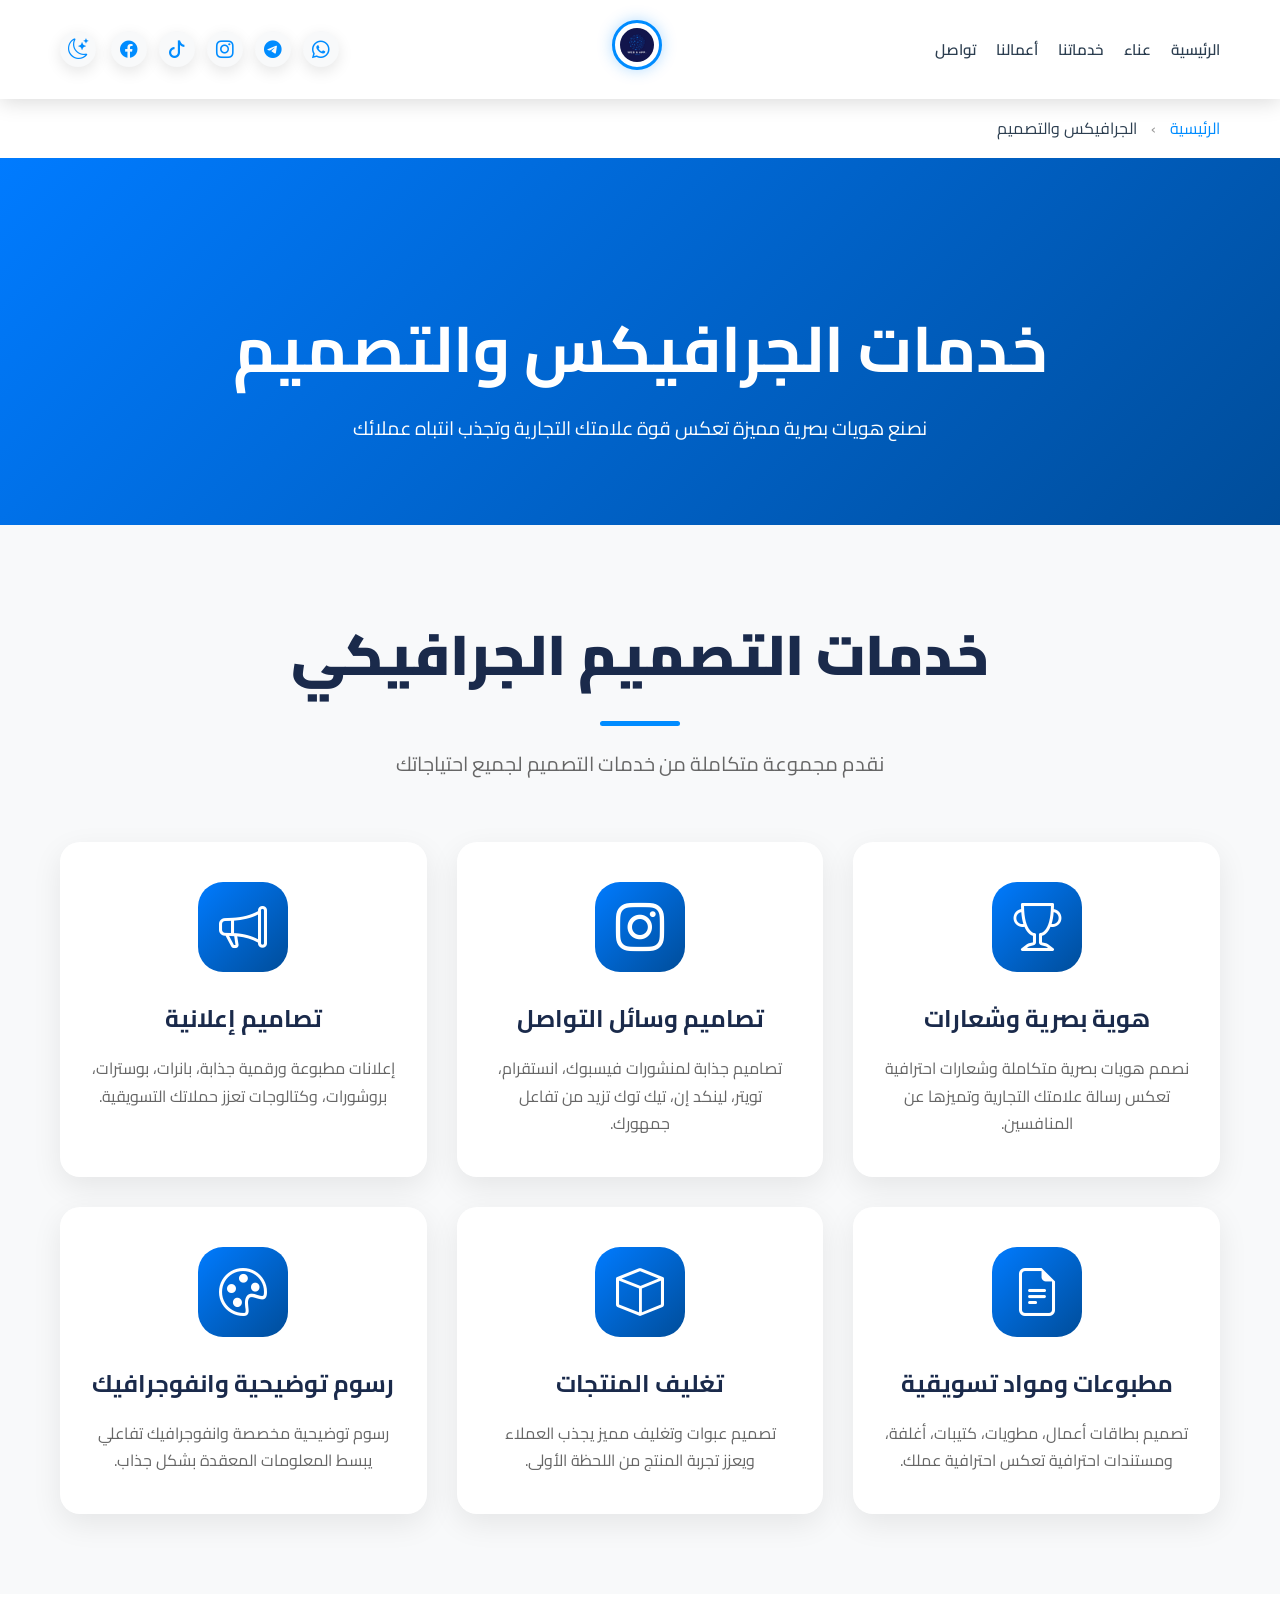
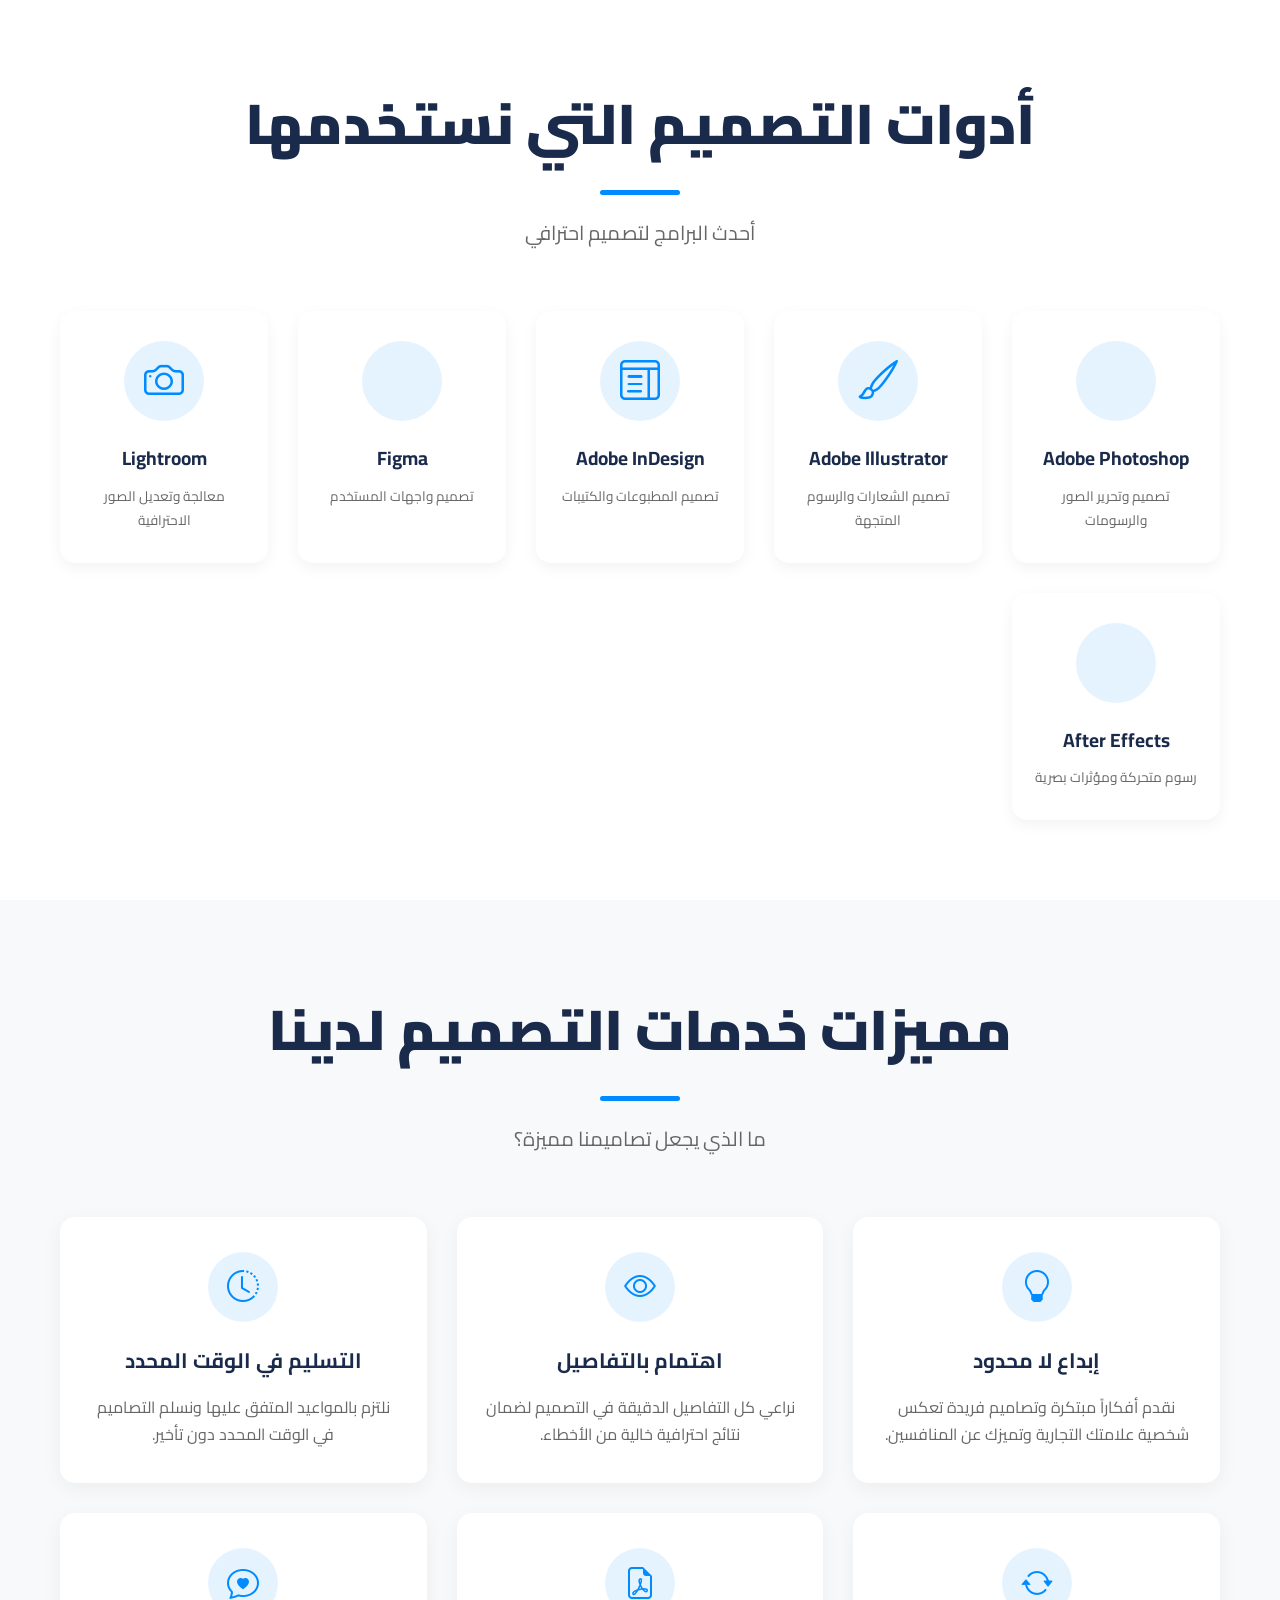
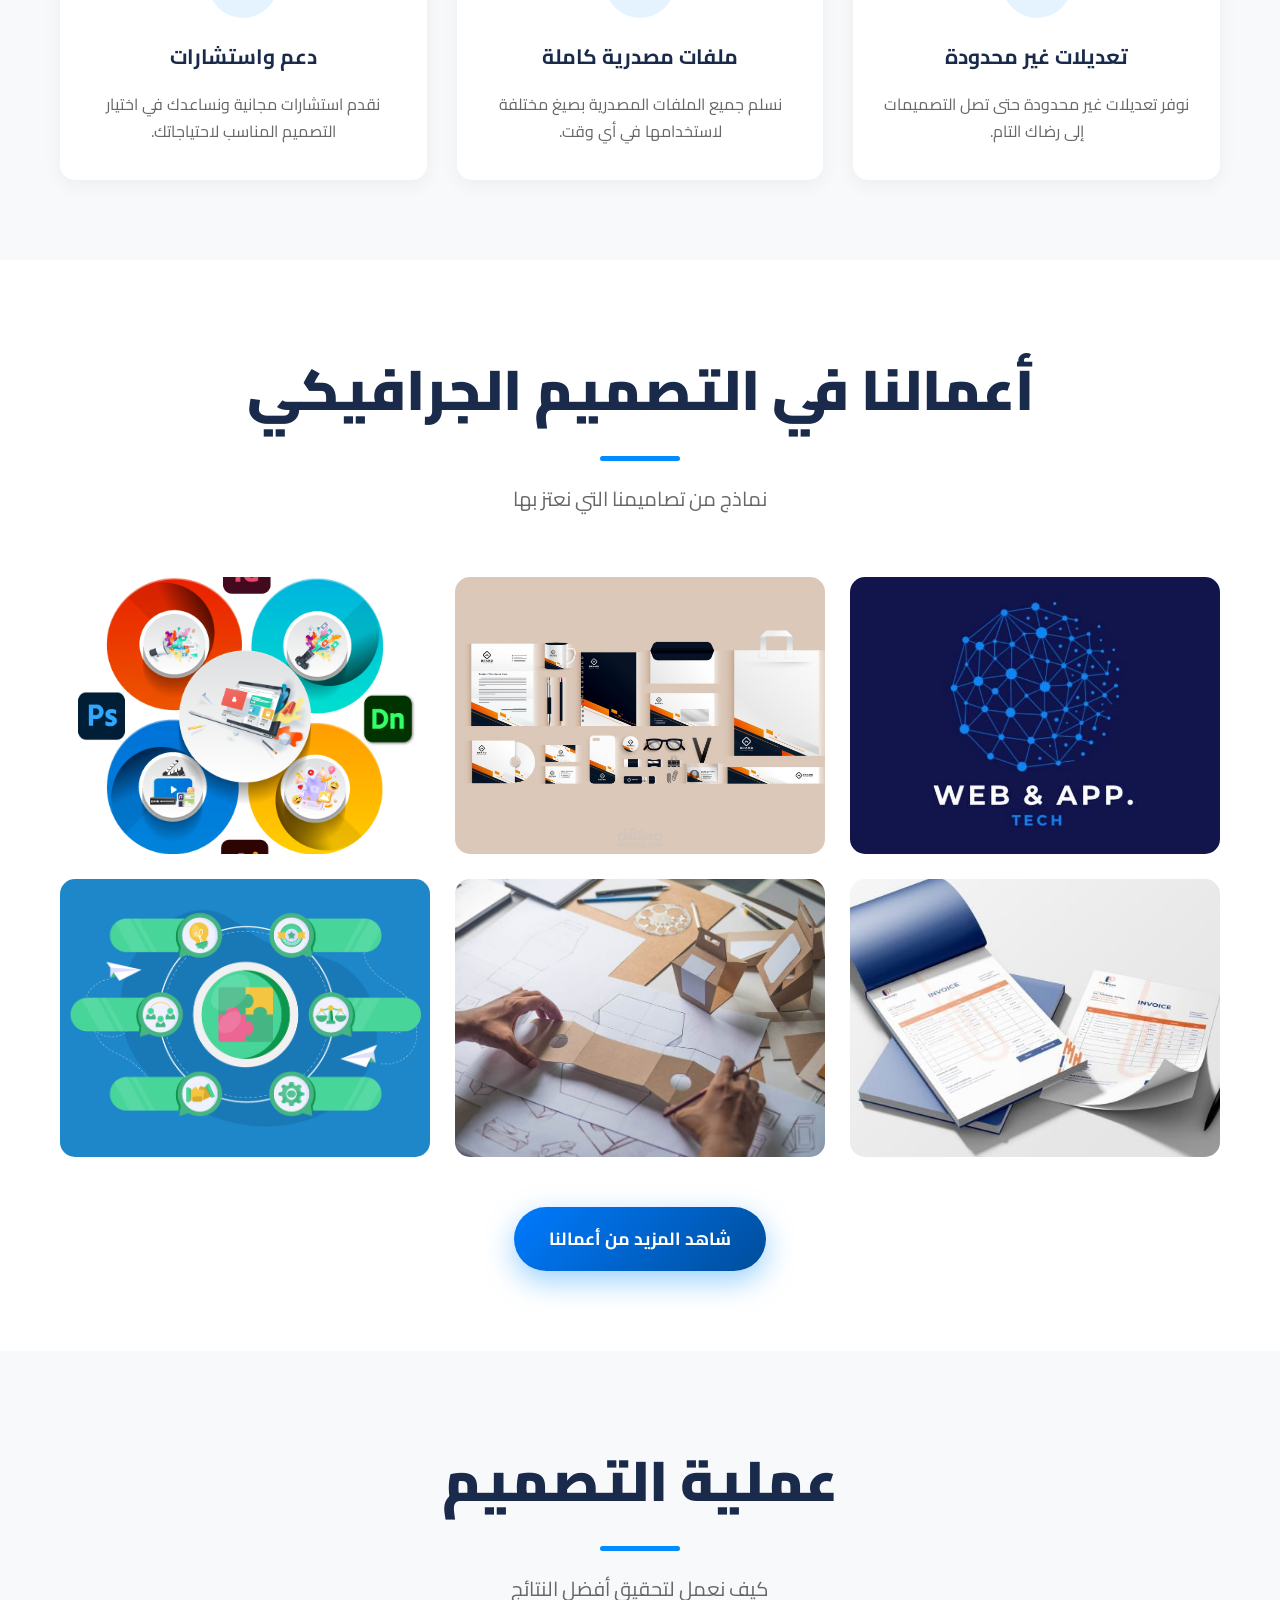
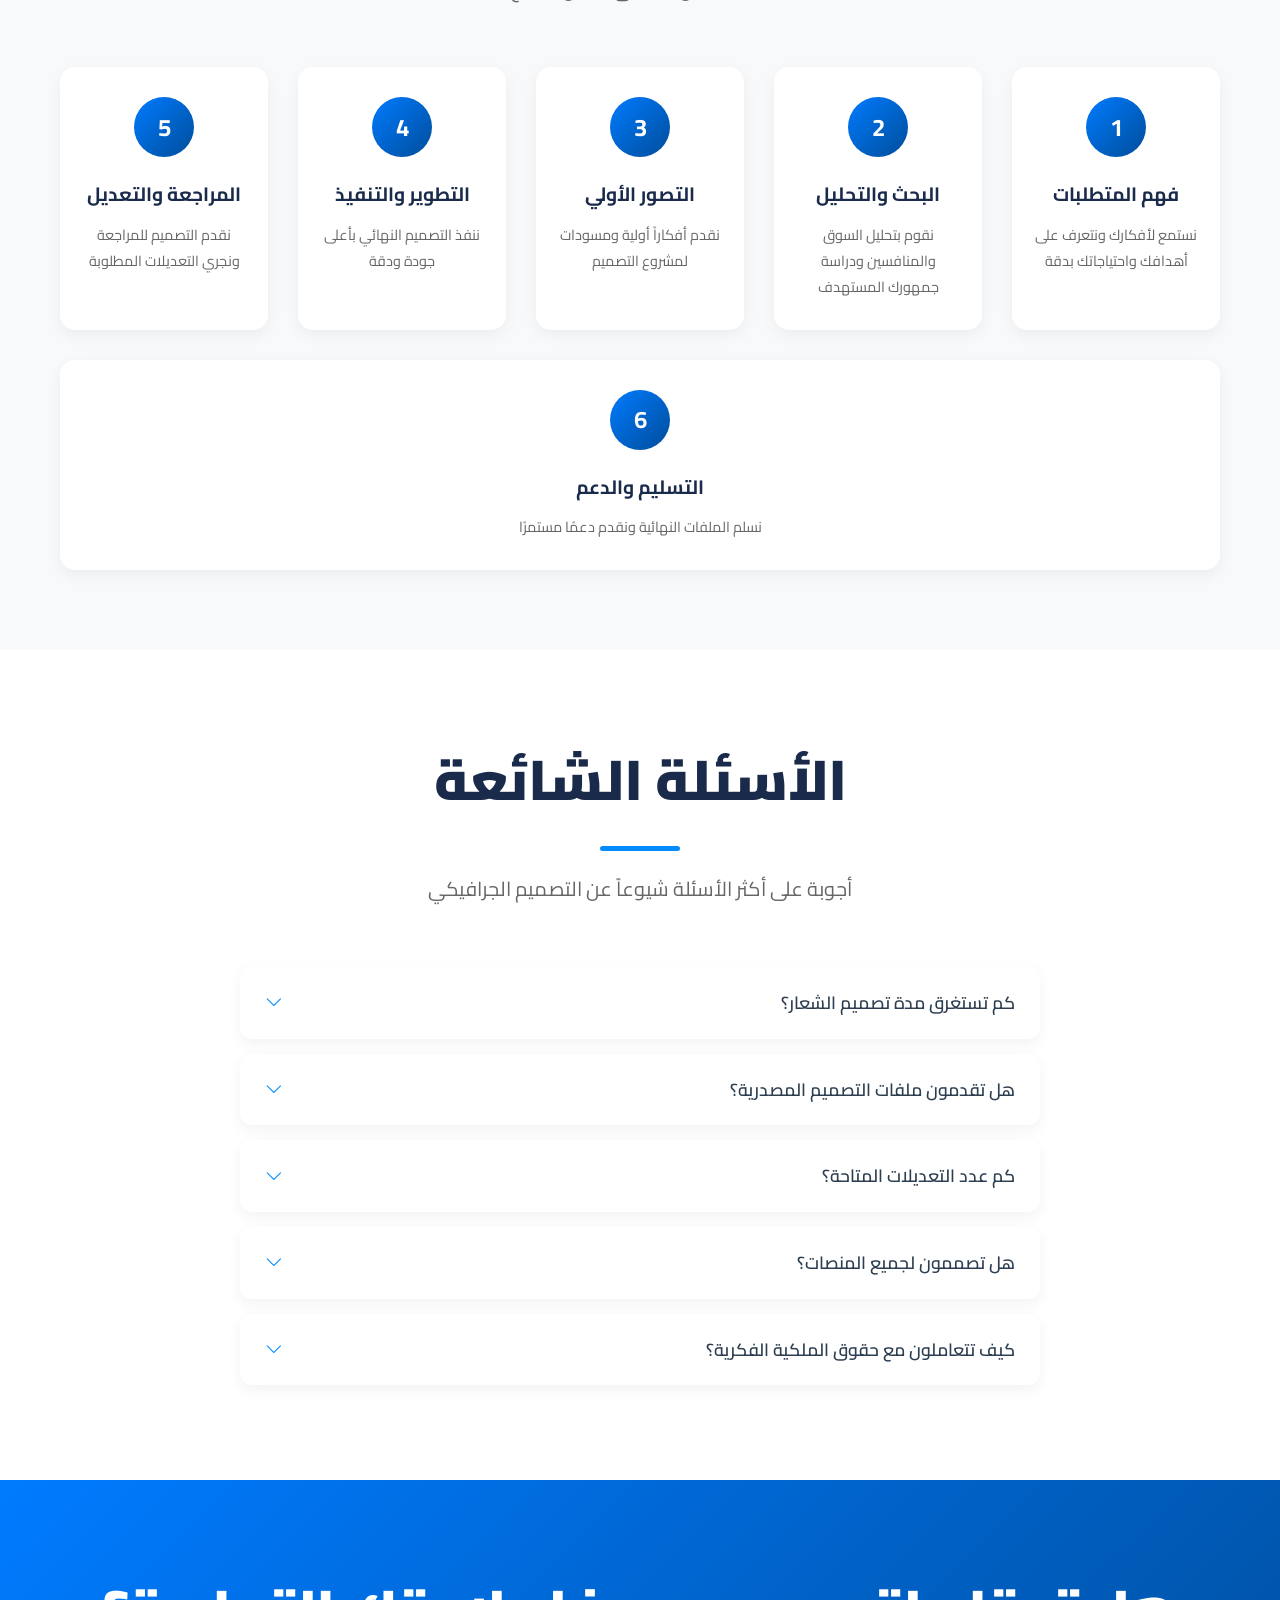
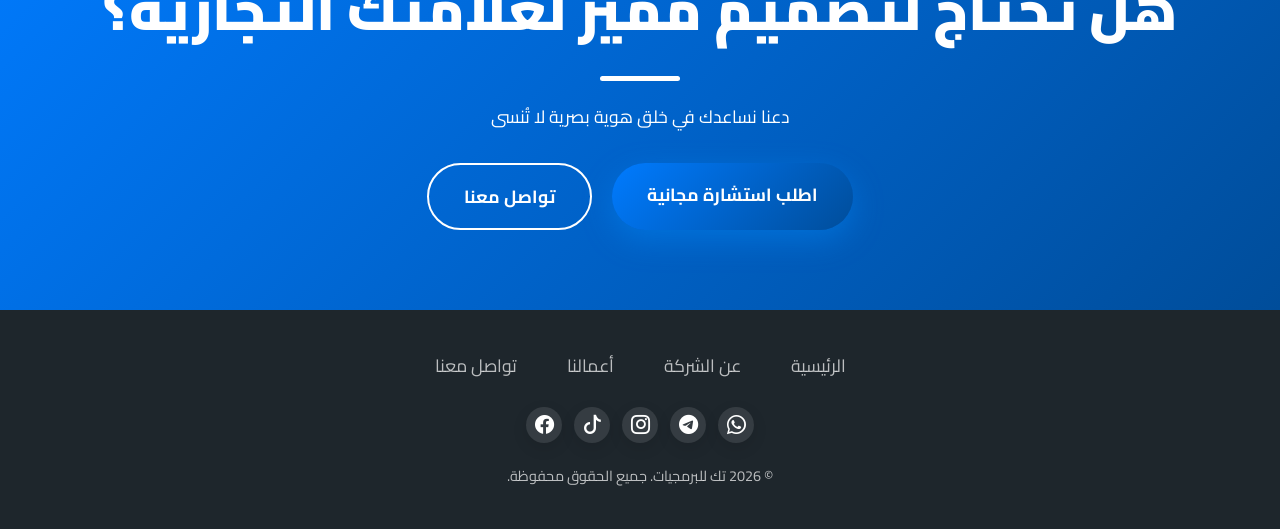
<file: graphics.html>
<!DOCTYPE html>
<html lang="ar" dir="rtl">
<head>
    <meta charset="UTF-8">
    <meta name="viewport" content="width=device-width, initial-scale=1.0, user-scalable=yes">
    
    <!-- SEO Meta Tags -->
    <title>خدمات الجرافيكس والتصميم | تك - أفضل شركة تصميم جرافيك</title>
    <meta name="description" content="نقدم خدمات الجرافيكس والتصميم الاحترافية: هويات بصرية، شعارات، تصاميم إعلانية، تصاميم وسائل التواصل الاجتماعي، مطبوعات، وأعمال فنية مميزة تعكس هوية علامتك التجارية.">
    <meta name="keywords" content="تصميم جرافيك, جرافيكس, تصميم شعارات, هوية بصرية, تصاميم إعلانية, تصميم منشورات, تصميم مطبوعات, شركة تصميم">
    <meta name="author" content="تك للبرمجيات">
    <meta name="robots" content="index, follow">
    
    <!-- Open Graph Meta Tags -->
    <meta property="og:title" content="خدمات الجرافيكس والتصميم | تك">
    <meta property="og:description" content="نصمم هويات بصرية مميزة وشعارات احترافية تعكس قوة علامتك التجارية">
    <meta property="og:type" content="website">
    <meta property="og:locale" content="ar_AR">
    
    <link rel="stylesheet" href="https://cdnjs.cloudflare.com/ajax/libs/animate.css/4.1.1/animate.min.css"/>
    <link href="https://unpkg.com/aos@2.3.1/dist/aos.css" rel="stylesheet">
    <link rel="stylesheet" href="https://cdn.jsdelivr.net/npm/bootstrap-icons@1.11.1/font/bootstrap-icons.css">
    <link rel="stylesheet" href="style.css">
    <link rel="preconnect" href="https://fonts.googleapis.com">
    <link rel="preconnect" href="https://fonts.gstatic.com" crossorigin>
    <link href="https://fonts.googleapis.com/css2?family=Cairo:wght@400;700;900&display=swap" rel="stylesheet">
    
    <style>
        /* تنسيقات خاصة بصفحة الجرافيكس والتصميم */
        .page-header {
            background: linear-gradient(135deg, var(--gradient-color-start) 0%, var(--gradient-color-end) 100%);
            padding: 120px 0 60px;
            text-align: center;
            color: #fff;
            position: relative;
            overflow: hidden;
        }
        
        .page-header::before {
            content: '';
            position: absolute;
            top: 0;
            left: 0;
            width: 100%;
            height: 100%;
            background: url('https://images.unsplash.com/photo-1626785774573-4b799315345d?w=1920&h=400&fit=crop') center/cover;
            opacity: 0.2;
            z-index: 0;
        }
        
        .page-header .container {
            position: relative;
            z-index: 1;
        }
        
        .page-header h1 {
            font-size: 3rem;
            margin-bottom: 20px;
            color: #fff;
        }
        
        .page-header p {
            font-size: 1.2rem;
            max-width: 700px;
            margin: 0 auto;
            opacity: 0.9;
        }
        
        @media (min-width: 768px) {
            .page-header {
                padding: 150px 0 80px;
            }
            .page-header h1 {
                font-size: 4rem;
            }
        }
        
        /* أنواع خدمات الجرافيكس */
        .services-types {
            padding: 80px 0;
            background: var(--light-bg);
        }
        
        .types-grid {
            display: grid;
            grid-template-columns: repeat(auto-fit, minmax(350px, 1fr));
            gap: 30px;
            margin-top: 40px;
        }
        
        .type-card {
            background: var(--white-color);
            border-radius: 20px;
            padding: 40px 30px;
            text-align: center;
            transition: all 0.4s ease;
            box-shadow: 0 10px 30px rgba(0, 0, 0, 0.08);
        }
        
        .type-card:hover {
            transform: translateY(-10px);
            box-shadow: 0 20px 40px rgba(0, 0, 0, 0.15);
        }
        
        .type-icon {
            width: 90px;
            height: 90px;
            background: linear-gradient(135deg, var(--gradient-color-start), var(--gradient-color-end));
            border-radius: 25px;
            display: flex;
            align-items: center;
            justify-content: center;
            margin: 0 auto 25px;
        }
        
        .type-icon i {
            font-size: 3rem;
            color: #fff;
        }
        
        .type-card h3 {
            font-size: 1.5rem;
            margin-bottom: 15px;
        }
        
        .type-card p {
            color: #666;
            line-height: 1.7;
        }
        
        /* أدوات التصميم */
        .tools-section {
            padding: 80px 0;
        }
        
        .tools-grid {
            display: grid;
            grid-template-columns: repeat(auto-fit, minmax(180px, 1fr));
            gap: 30px;
            margin-top: 50px;
        }
        
        .tool-item {
            text-align: center;
            padding: 30px 20px;
            background: var(--white-color);
            border-radius: 15px;
            transition: all 0.3s ease;
            box-shadow: 0 5px 15px rgba(0, 0, 0, 0.05);
        }
        
        .tool-item:hover {
            transform: translateY(-5px);
            box-shadow: 0 15px 30px rgba(0, 0, 0, 0.1);
        }
        
        .tool-icon {
            width: 80px;
            height: 80px;
            background: rgba(0, 140, 255, 0.1);
            border-radius: 50%;
            display: flex;
            align-items: center;
            justify-content: center;
            margin: 0 auto 20px;
        }
        
        .tool-icon i {
            font-size: 2.5rem;
            color: var(--primary-color);
        }
        
        .tool-item h4 {
            font-size: 1.2rem;
            margin-bottom: 8px;
        }
        
        .tool-item p {
            color: #666;
            font-size: 0.85rem;
        }
        
        /* مميزات خدماتنا */
        .features-section {
            background: var(--light-bg);
            padding: 80px 0;
        }
        
        .features-grid {
            display: grid;
            grid-template-columns: repeat(auto-fit, minmax(300px, 1fr));
            gap: 30px;
            margin-top: 50px;
        }
        
        .feature-card {
            background: var(--white-color);
            padding: 35px 25px;
            border-radius: 15px;
            text-align: center;
            transition: all 0.3s ease;
            box-shadow: 0 5px 20px rgba(0, 0, 0, 0.05);
        }
        
        .feature-card:hover {
            transform: translateY(-5px);
            box-shadow: 0 15px 30px rgba(0, 0, 0, 0.1);
        }
        
        .feature-icon {
            width: 70px;
            height: 70px;
            background: rgba(0, 140, 255, 0.1);
            border-radius: 50%;
            display: flex;
            align-items: center;
            justify-content: center;
            margin: 0 auto 20px;
        }
        
        .feature-icon i {
            font-size: 2rem;
            color: var(--primary-color);
        }
        
        .feature-card h4 {
            font-size: 1.3rem;
            margin-bottom: 15px;
        }
        
        .feature-card p {
            color: #666;
            line-height: 1.7;
        }
        
        /* معرض الأعمال */
        .portfolio-showcase {
            padding: 80px 0;
        }
        
        .showcase-grid {
            display: grid;
            grid-template-columns: repeat(auto-fit, minmax(350px, 1fr));
            gap: 25px;
            margin-top: 50px;
        }
        
        .showcase-item {
            position: relative;
            border-radius: 15px;
            overflow: hidden;
            aspect-ratio: 4/3;
            cursor: pointer;
        }
        
        .showcase-item img {
            width: 100%;
            height: 100%;
            object-fit: cover;
            transition: transform 0.5s ease;
        }
        
        .showcase-overlay {
            position: absolute;
            top: 0;
            left: 0;
            width: 100%;
            height: 100%;
            background: linear-gradient(to top, rgba(0, 140, 255, 0.95), rgba(0, 77, 154, 0.85));
            display: flex;
            align-items: flex-end;
            padding: 25px;
            opacity: 0;
            transition: opacity 0.4s ease;
        }
        
        .showcase-item:hover .showcase-overlay {
            opacity: 1;
        }
        
        .showcase-item:hover img {
            transform: scale(1.1);
        }
        
        .showcase-content {
            color: #fff;
            transform: translateY(20px);
            transition: transform 0.4s ease;
        }
        
        .showcase-item:hover .showcase-content {
            transform: translateY(0);
        }
        
        .showcase-content h4 {
            color: #fff;
            font-size: 1.3rem;
            margin-bottom: 5px;
        }
        
        .showcase-content p {
            font-size: 0.9rem;
            opacity: 0.9;
        }
        
        /* عملية العمل */
        .process-section {
            background: var(--light-bg);
            padding: 80px 0;
        }
        
        .process-steps {
            display: flex;
            flex-wrap: wrap;
            justify-content: center;
            gap: 30px;
            margin-top: 50px;
        }
        
        .step {
            flex: 1;
            min-width: 200px;
            text-align: center;
            position: relative;
            background: var(--white-color);
            padding: 30px 20px;
            border-radius: 15px;
            box-shadow: 0 5px 15px rgba(0, 0, 0, 0.05);
            transition: all 0.3s ease;
        }
        
        .step:hover {
            transform: translateY(-5px);
            box-shadow: 0 15px 30px rgba(0, 0, 0, 0.1);
        }
        
        .step-number {
            width: 60px;
            height: 60px;
            background: linear-gradient(135deg, var(--gradient-color-start), var(--gradient-color-end));
            color: #fff;
            font-size: 1.5rem;
            font-weight: bold;
            border-radius: 50%;
            display: flex;
            align-items: center;
            justify-content: center;
            margin: 0 auto 20px;
        }
        
        .step h4 {
            font-size: 1.2rem;
            margin-bottom: 10px;
        }
        
        .step p {
            color: #666;
            font-size: 0.9rem;
        }
        
        /* الأسئلة الشائعة */
        .faq-section {
            padding: 80px 0;
        }
        
        .faq-grid {
            max-width: 800px;
            margin: 50px auto 0;
        }
        
        .faq-item {
            background: var(--white-color);
            border-radius: 12px;
            margin-bottom: 15px;
            overflow: hidden;
            box-shadow: 0 5px 15px rgba(0, 0, 0, 0.05);
        }
        
        .faq-question {
            padding: 20px 25px;
            display: flex;
            justify-content: space-between;
            align-items: center;
            cursor: pointer;
            font-weight: 600;
            font-size: 1.1rem;
            transition: background 0.3s ease;
        }
        
        .faq-question:hover {
            background: rgba(0, 140, 255, 0.05);
        }
        
        .faq-question i {
            transition: transform 0.3s ease;
            color: var(--primary-color);
        }
        
        .faq-item.active .faq-question i {
            transform: rotate(180deg);
        }
        
        .faq-answer {
            padding: 0 25px;
            max-height: 0;
            overflow: hidden;
            transition: all 0.3s ease;
            color: #666;
            line-height: 1.7;
        }
        
        .faq-item.active .faq-answer {
            padding: 0 25px 20px;
            max-height: 300px;
        }
        
        /* CTA Section */
        .cta-section {
            background: linear-gradient(135deg, var(--gradient-color-start), var(--gradient-color-end));
            padding: 80px 0;
            text-align: center;
            color: #fff;
        }
        
        .cta-section h2 {
            color: #fff;
            margin-bottom: 20px;
        }
        
        .cta-section h2::after {
            background-color: #fff;
        }
        
        .cta-section p {
            max-width: 600px;
            margin: 0 auto 30px;
            font-size: 1.1rem;
            opacity: 0.95;
        }
        
        .cta-buttons {
            display: flex;
            gap: 20px;
            justify-content: center;
            flex-wrap: wrap;
        }
        
        .btn-outline-light {
            background: transparent;
            border: 2px solid #fff;
            color: #fff;
        }
        
        .btn-outline-light:hover {
            background: #fff;
            color: var(--primary-color);
            transform: translateY(-3px);
        }
        
        .breadcrumb {
            background: transparent;
            padding: 15px 0;
            margin-bottom: 0;
        }
        
        .breadcrumb a {
            color: var(--primary-color);
            text-decoration: none;
        }
        
        .breadcrumb .separator {
            margin: 0 10px;
            color: #999;
        }
        
        /* تنسيقات الوضع الليلي */
        .dark-mode .type-card,
        .dark-mode .tool-item,
        .dark-mode .feature-card,
        .dark-mode .step,
        .dark-mode .faq-item {
            background: #0a2a3f;
        }
        
        .dark-mode .type-card p,
        .dark-mode .tool-item p,
        .dark-mode .feature-card p,
        .dark-mode .step p,
        .dark-mode .faq-answer {
            color: #b8d0ff;
        }
        
        .dark-mode .services-types,
        .dark-mode .features-section,
        .dark-mode .process-section {
            background: #0a1a2f;
        }
        
        .dark-mode .tool-icon {
            background: rgba(58, 134, 255, 0.2);
        }
        
        .dark-mode .tool-icon i {
            color: #3a86ff;
        }
        
        .dark-mode .feature-icon {
            background: rgba(58, 134, 255, 0.2);
        }
        
        .dark-mode .feature-icon i {
            color: #3a86ff;
        }
        
        .dark-mode .faq-question:hover {
            background: rgba(58, 134, 255, 0.1);
        }
    </style>
</head>
<body>

    <header class="main-header">
        <div class="container">
            <nav class="main-nav">
                <button class="menu-toggle" aria-label="Toggle navigation">
                    <i class="bi bi-list"></i>
                </button>
                <div class="nav-links-wrapper">
                    <button class="close-menu" aria-label="Close navigation menu"><i class="bi bi-x"></i></button>
                    <ul class="nav-links">
                        <li><a href="index.html">الرئيسية</a></li>
                        <li><a href="index.html#about">عناء</a></li>
                        <li><a href="index.html#services">خدماتنا</a></li>
                        <li><a href="index.html#portfolio">أعمالنا</a></li>
                        <li><a href="index.html#contact">تواصل </a></li>
                    </ul>
                </div>
            </nav>
            <a href="index.html" class="logo">
                <img src="logo.jpg" alt="تك للبرمجيات" class="site-logo">
            </a>
            <div class="header-social-cta">
                <div class="social-icons">
                    <a href="https://wa.me/967733668040" target="_blank"><i class="bi bi-whatsapp"></i></a>
                    <a href="https://t.me/av47x" target="_blank"><i class="bi bi-telegram"></i></a>
                    <a href="https://www.instagram.com/tech_ye" target="_blank"><i class="bi bi-instagram"></i></a>
                    <a href="https://www.tiktok.com/@tech_ye" target="_blank"><i class="bi bi-tiktok"></i></a>
                    <a href="https://www.facebook.com/1DmZkmecy7" target="_blank"><i class="bi bi-facebook"></i></a>
                </div>
                <button class="dark-mode-toggle" id="darkModeToggle" aria-label="الوضع الليلي">
                    <i class="bi bi-moon-stars"></i>
                </button>
            </div>
        </div>
    </header>

    <!-- Breadcrumb -->
    <div class="breadcrumb">
        <div class="container">
            <a href="index.html">الرئيسية</a>
            <span class="separator">›</span>
            <span>الجرافيكس والتصميم</span>
        </div>
    </div>

    <!-- Page Header -->
    <section class="page-header">
        <div class="container">
            <h1 data-aos="fade-up">خدمات الجرافيكس والتصميم</h1>
            <p data-aos="fade-up" data-aos-delay="100">نصنع هويات بصرية مميزة تعكس قوة علامتك التجارية وتجذب انتباه عملائك</p>
        </div>
    </section>

    <!-- Services Types Section -->
    <section class="services-types">
        <div class="container">
            <h2 data-aos="fade-up">خدمات التصميم الجرافيكي</h2>
            <p class="section-subtitle" data-aos="fade-up" data-aos-delay="100">نقدم مجموعة متكاملة من خدمات التصميم لجميع احتياجاتك</p>
            
            <div class="types-grid">
                <div class="type-card" data-aos="fade-up" data-aos-delay="200">
                    <div class="type-icon">
                        <i class="bi bi-trophy"></i>
                    </div>
                    <h3>هوية بصرية وشعارات</h3>
                    <p>نصمم هويات بصرية متكاملة وشعارات احترافية تعكس رسالة علامتك التجارية وتميزها عن المنافسين.</p>
                </div>
                
                <div class="type-card" data-aos="fade-up" data-aos-delay="250">
                    <div class="type-icon">
                        <i class="bi bi-instagram"></i>
                    </div>
                    <h3>تصاميم وسائل التواصل</h3>
                    <p>تصاميم جذابة لمنشورات فيسبوك، انستقرام، تويتر، لينكد إن، تيك توك تزيد من تفاعل جمهورك.</p>
                </div>
                
                <div class="type-card" data-aos="fade-up" data-aos-delay="300">
                    <div class="type-icon">
                        <i class="bi bi-megaphone"></i>
                    </div>
                    <h3>تصاميم إعلانية</h3>
                    <p>إعلانات مطبوعة ورقمية جذابة، بانرات، بوسترات، بروشورات، وكتالوجات تعزز حملاتك التسويقية.</p>
                </div>
                
                <div class="type-card" data-aos="fade-up" data-aos-delay="350">
                    <div class="type-icon">
                        <i class="bi bi-file-earmark-text"></i>
                    </div>
                    <h3>مطبوعات ومواد تسويقية</h3>
                    <p>تصميم بطاقات أعمال، مطويات، كتيبات، أغلفة، ومستندات احترافية تعكس احترافية عملك.</p>
                </div>
                
                <div class="type-card" data-aos="fade-up" data-aos-delay="400">
                    <div class="type-icon">
                        <i class="bi bi-box"></i>
                    </div>
                    <h3>تغليف المنتجات</h3>
                    <p>تصميم عبوات وتغليف مميز يجذب العملاء ويعزز تجربة المنتج من اللحظة الأولى.</p>
                </div>
                
                <div class="type-card" data-aos="fade-up" data-aos-delay="450">
                    <div class="type-icon">
                        <i class="bi bi-palette"></i>
                    </div>
                    <h3>رسوم توضيحية وانفوجرافيك</h3>
                    <p>رسوم توضيحية مخصصة وانفوجرافيك تفاعلي يبسط المعلومات المعقدة بشكل جذاب.</p>
                </div>
            </div>
        </div>
    </section>

    <!-- Tools Section -->
    <section class="tools-section">
        <div class="container">
            <h2 data-aos="fade-up">أدوات التصميم التي نستخدمها</h2>
            <p class="section-subtitle" data-aos="fade-up" data-aos-delay="100">أحدث البرامج لتصميم احترافي</p>
            
            <div class="tools-grid">
                <div class="tool-item" data-aos="fade-up" data-aos-delay="200">
                    <div class="tool-icon">
                        <i class="bi bi-adobe"></i>
                    </div>
                    <h4>Adobe Photoshop</h4>
                    <p>تصميم وتحرير الصور والرسومات</p>
                </div>
                
                <div class="tool-item" data-aos="fade-up" data-aos-delay="250">
                    <div class="tool-icon">
                        <i class="bi bi-brush"></i>
                    </div>
                    <h4>Adobe Illustrator</h4>
                    <p>تصميم الشعارات والرسوم المتجهة</p>
                </div>
                
                <div class="tool-item" data-aos="fade-up" data-aos-delay="300">
                    <div class="tool-icon">
                        <i class="bi bi-layout-text-window"></i>
                    </div>
                    <h4>Adobe InDesign</h4>
                    <p>تصميم المطبوعات والكتيبات</p>
                </div>
                
                <div class="tool-item" data-aos="fade-up" data-aos-delay="350">
                    <div class="tool-icon">
                        <i class="bi bi-figma"></i>
                    </div>
                    <h4>Figma</h4>
                    <p>تصميم واجهات المستخدم</p>
                </div>
                
                <div class="tool-item" data-aos="fade-up" data-aos-delay="400">
                    <div class="tool-icon">
                        <i class="bi bi-camera"></i>
                    </div>
                    <h4>Lightroom</h4>
                    <p>معالجة وتعديل الصور الاحترافية</p>
                </div>
                
                <div class="tool-item" data-aos="fade-up" data-aos-delay="450">
                    <div class="tool-icon">
                        <i class="bi bi-motion"></i>
                    </div>
                    <h4>After Effects</h4>
                    <p>رسوم متحركة ومؤثرات بصرية</p>
                </div>
            </div>
        </div>
    </section>

    <!-- Features Section -->
    <section class="features-section">
        <div class="container">
            <h2 data-aos="fade-up">مميزات خدمات التصميم لدينا</h2>
            <p class="section-subtitle" data-aos="fade-up" data-aos-delay="100">ما الذي يجعل تصاميمنا مميزة؟</p>
            
            <div class="features-grid">
                <div class="feature-card" data-aos="fade-up" data-aos-delay="200">
                    <div class="feature-icon">
                        <i class="bi bi-lightbulb"></i>
                    </div>
                    <h4>إبداع لا محدود</h4>
                    <p>نقدم أفكاراً مبتكرة وتصاميم فريدة تعكس شخصية علامتك التجارية وتميزك عن المنافسين.</p>
                </div>
                
                <div class="feature-card" data-aos="fade-up" data-aos-delay="250">
                    <div class="feature-icon">
                        <i class="bi bi-eye"></i>
                    </div>
                    <h4>اهتمام بالتفاصيل</h4>
                    <p>نراعي كل التفاصيل الدقيقة في التصميم لضمان نتائج احترافية خالية من الأخطاء.</p>
                </div>
                
                <div class="feature-card" data-aos="fade-up" data-aos-delay="300">
                    <div class="feature-icon">
                        <i class="bi bi-clock-history"></i>
                    </div>
                    <h4>التسليم في الوقت المحدد</h4>
                    <p>نلتزم بالمواعيد المتفق عليها ونسلم التصاميم في الوقت المحدد دون تأخير.</p>
                </div>
                
                <div class="feature-card" data-aos="fade-up" data-aos-delay="350">
                    <div class="feature-icon">
                        <i class="bi bi-arrow-repeat"></i>
                    </div>
                    <h4>تعديلات غير محدودة</h4>
                    <p>نوفر تعديلات غير محدودة حتى تصل التصميمات إلى رضاك التام.</p>
                </div>
                
                <div class="feature-card" data-aos="fade-up" data-aos-delay="400">
                    <div class="feature-icon">
                        <i class="bi bi-file-earmark-pdf"></i>
                    </div>
                    <h4>ملفات مصدرية كاملة</h4>
                    <p>نسلم جميع الملفات المصدرية بصيغ مختلفة لاستخدامها في أي وقت.</p>
                </div>
                
                <div class="feature-card" data-aos="fade-up" data-aos-delay="450">
                    <div class="feature-icon">
                        <i class="bi bi-chat-heart"></i>
                    </div>
                    <h4>دعم واستشارات</h4>
                    <p>نقدم استشارات مجانية ونساعدك في اختيار التصميم المناسب لاحتياجاتك.</p>
                </div>
            </div>
        </div>
    </section>

    <!-- Portfolio Showcase -->
    <section class="portfolio-showcase">
        <div class="container">
            <h2 data-aos="fade-up">أعمالنا في التصميم الجرافيكي</h2>
            <p class="section-subtitle" data-aos="fade-up" data-aos-delay="100">نماذج من تصاميمنا التي نعتز بها</p>
            
            <div class="showcase-grid">
                <div class="showcase-item" data-aos="zoom-in" data-aos-delay="200">
                    <img src="logo.jpg" alt="تصميم شعارات">
                    <div class="showcase-overlay">
                        <div class="showcase-content">
                            <h4>شعارات احترافية</h4>
                            <p>تصاميم شعارات مميزة لعشرات الشركات</p>
                        </div>
                    </div>
                </div>
                
                <div class="showcase-item" data-aos="zoom-in" data-aos-delay="250">
                    <img src="g2.jpg" alt="هوية بصرية متكاملة">
                    <div class="showcase-overlay">
                        <div class="showcase-content">
                            <h4>هويات بصرية متكاملة</h4>
                            <p>نظم تصميم متكاملة للعلامات التجارية</p>
                        </div>
                    </div>
                </div>
                
                <div class="showcase-item" data-aos="zoom-in" data-aos-delay="300">
                    <img src="g3.png" alt="تصاميم منشورات التواصل">
                    <div class="showcase-overlay">
                        <div class="showcase-content">
                            <h4>منشورات وسائل التواصل</h4>
                            <p>تصاميم جذابة لمواقع التواصل الاجتماعي</p>
                        </div>
                    </div>
                </div>
                
                <div class="showcase-item" data-aos="zoom-in" data-aos-delay="350">
                    <img src="g4.jpg" alt="مطبوعات وكتيبات">
                    <div class="showcase-overlay">
                        <div class="showcase-content">
                            <h4>مطبوعات وكتيبات</h4>
                            <p>تصاميم مطبوعات احترافية للشركات</p>
                        </div>
                    </div>
                </div>
                
                <div class="showcase-item" data-aos="zoom-in" data-aos-delay="400">
                    <img src="g5.jpg" alt="تصميم تغليف منتجات">
                    <div class="showcase-overlay">
                        <div class="showcase-content">
                            <h4>تغليف منتجات</h4>
                            <p>تصاميم عبوات وتغليف جذابة</p>
                        </div>
                    </div>
                </div>
                
                <div class="showcase-item" data-aos="zoom-in" data-aos-delay="450">
                    <img src="g6.png" alt="انفوجرافيك تفاعلي">
                    <div class="showcase-overlay">
                        <div class="showcase-content">
                            <h4>انفوجرافيك تفاعلي</h4>
                            <p>تصميم رسوم بيانية معلوماتية جذابة</p>
                        </div>
                    </div>
                </div>
            </div>
            
            <div class="text-center mt-5" data-aos="fade-up" data-aos-delay="500">
                <a href="index.html#portfolio" class="btn btn-primary">شاهد المزيد من أعمالنا</a>
            </div>
        </div>
    </section>

    <!-- Process Section -->
    <section class="process-section">
        <div class="container">
            <h2 data-aos="fade-up">عملية التصميم</h2>
            <p class="section-subtitle" data-aos="fade-up" data-aos-delay="100">كيف نعمل لتحقيق أفضل النتائج</p>
            
            <div class="process-steps">
                <div class="step" data-aos="fade-up" data-aos-delay="200">
                    <div class="step-number">1</div>
                    <h4>فهم المتطلبات</h4>
                    <p>نستمع لأفكارك ونتعرف على أهدافك واحتياجاتك بدقة</p>
                </div>
                
                <div class="step" data-aos="fade-up" data-aos-delay="300">
                    <div class="step-number">2</div>
                    <h4>البحث والتحليل</h4>
                    <p>نقوم بتحليل السوق والمنافسين ودراسة جمهورك المستهدف</p>
                </div>
                
                <div class="step" data-aos="fade-up" data-aos-delay="400">
                    <div class="step-number">3</div>
                    <h4>التصور الأولي</h4>
                    <p>نقدم أفكاراً أولية ومسودات لمشروع التصميم</p>
                </div>
                
                <div class="step" data-aos="fade-up" data-aos-delay="500">
                    <div class="step-number">4</div>
                    <h4>التطوير والتنفيذ</h4>
                    <p>ننفذ التصميم النهائي بأعلى جودة ودقة</p>
                </div>
                
                <div class="step" data-aos="fade-up" data-aos-delay="600">
                    <div class="step-number">5</div>
                    <h4>المراجعة والتعديل</h4>
                    <p>نقدم التصميم للمراجعة ونجري التعديلات المطلوبة</p>
                </div>
                
                <div class="step" data-aos="fade-up" data-aos-delay="700">
                    <div class="step-number">6</div>
                    <h4>التسليم والدعم</h4>
                    <p>نسلم الملفات النهائية ونقدم دعمًا مستمرًا</p>
                </div>
            </div>
        </div>
    </section>

    <!-- FAQ Section -->
    <section class="faq-section">
        <div class="container">
            <h2 data-aos="fade-up">الأسئلة الشائعة</h2>
            <p class="section-subtitle" data-aos="fade-up" data-aos-delay="100">أجوبة على أكثر الأسئلة شيوعاً عن التصميم الجرافيكي</p>
            
            <div class="faq-grid">
                <div class="faq-item" data-aos="fade-up" data-aos-delay="200">
                    <div class="faq-question">
                        <span>كم تستغرق مدة تصميم الشعار؟</span>
                        <i class="bi bi-chevron-down"></i>
                    </div>
                    <div class="faq-answer">
                        <p>تختلف المدة حسب تعقيد التصميم وعدد التعديلات المطلوبة. عادةً ما يستغرق تصميم الشعار من 3 إلى 7 أيام عمل، مع تقديم عدة خيارات ومراجعات متعددة حتى الوصول للتصميم المثالي.</p>
                    </div>
                </div>
                
                <div class="faq-item" data-aos="fade-up" data-aos-delay="250">
                    <div class="faq-question">
                        <span>هل تقدمون ملفات التصميم المصدرية؟</span>
                        <i class="bi bi-chevron-down"></i>
                    </div>
                    <div class="faq-answer">
                        <p>نعم، نسلم جميع الملفات المصدرية (AI، PSD، EPS، PDF، PNG، JPG) بصيغ متعددة لتتمكن من استخدام التصميم في أي وقت ولأي غرض تجاري.</p>
                    </div>
                </div>
                
                <div class="faq-item" data-aos="fade-up" data-aos-delay="300">
                    <div class="faq-question">
                        <span>كم عدد التعديلات المتاحة؟</span>
                        <i class="bi bi-chevron-down"></i>
                    </div>
                    <div class="faq-answer">
                        <p>نقدم تعديلات غير محدودة حتى تصل التصميمات إلى رضاك التام. نحرص على أن تكون راضياً 100% عن التصميم النهائي قبل إغلاق المشروع.</p>
                    </div>
                </div>
                
                <div class="faq-item" data-aos="fade-up" data-aos-delay="350">
                    <div class="faq-question">
                        <span>هل تصممون لجميع المنصات؟</span>
                        <i class="bi bi-chevron-down"></i>
                    </div>
                    <div class="faq-answer">
                        <p>بالتأكيد، نصمم لجميع المنصات: وسائل التواصل الاجتماعي (فيسبوك، انستقرام، تويتر، لينكد إن)، المواقع الإلكترونية، المطبوعات، والشاشات الرقمية بجميع أحجامها.</p>
                    </div>
                </div>
                
                <div class="faq-item" data-aos="fade-up" data-aos-delay="400">
                    <div class="faq-question">
                        <span>كيف تتعاملون مع حقوق الملكية الفكرية؟</span>
                        <i class="bi bi-chevron-down"></i>
                    </div>
                    <div class="faq-answer">
                        <p>جميع التصاميم التي نقدمها هي ملكية فكرية خالصة للعميل بعد التسليم. نوقع على اتفاقية تضمن حقوقك الكاملة في استخدام التصميم تجارياً دون أي قيود.</p>
                    </div>
                </div>
            </div>
        </div>
    </section>

    <!-- CTA Section -->
    <section class="cta-section">
        <div class="container">
            <h2 data-aos="fade-up">هل تحتاج لتصميم مميز لعلامتك التجارية؟</h2>
            <p data-aos="fade-up" data-aos-delay="100">دعنا نساعدك في خلق هوية بصرية لا تُنسى</p>
            <div class="cta-buttons" data-aos="fade-up" data-aos-delay="200">
                <a href="https://wa.me/967733668040?text=مرحباً،%20أود%20الاستفسار%20عن%20خدمات%20التصميم%20الجرافيكي" target="_blank" class="btn btn-primary">اطلب استشارة مجانية</a>
                <a href="index.html#contact" class="btn btn-outline-light">تواصل معنا</a>
            </div>
        </div>
    </section>

    <footer class="main-footer">
        <div class="container">
            <div class="footer-links">
                <a href="index.html">الرئيسية</a>
                <a href="index.html#about">عن الشركة</a>
                <a href="index.html#portfolio">أعمالنا</a>
                <a href="index.html#contact">تواصل معنا</a>
            </div>
            <div class="social-icons footer-social">
                <a href="https://wa.me/967733668040" target="_blank"><i class="bi bi-whatsapp"></i></a>
                <a href="https://t.me/av47x" target="_blank"><i class="bi bi-telegram"></i></a>
                <a href="https://www.instagram.com/tech_ye" target="_blank"><i class="bi bi-instagram"></i></a>
                <a href="https://www.tiktok.com/@tech_ye" target="_blank"><i class="bi bi-tiktok"></i></a>
                <a href="https://www.facebook.com/1DmZkmecy7" target="_blank"><i class="bi bi-facebook"></i></a>
            </div>
            <p>&copy; 2026 تك للبرمجيات. جميع الحقوق محفوظة.</p>
        </div>
    </footer>

    <script src="https://unpkg.com/aos@2.3.1/dist/aos.js"></script>
    <script>
        // تهيئة AOS
        AOS.init({
            duration: 800,
            once: true,
            offset: 50
        });
        
        // ==================== Dark Mode Toggle ====================
        const darkModeToggle = document.getElementById('darkModeToggle');
        const htmlElement = document.documentElement;
        
        function updateDarkModeIcon(isDark) {
            if (darkModeToggle) {
                if (isDark) {
                    darkModeToggle.innerHTML = '<i class="bi bi-sun-fill"></i>';
                } else {
                    darkModeToggle.innerHTML = '<i class="bi bi-moon-stars"></i>';
                }
            }
        }
        
        const savedTheme = localStorage.getItem('theme');
        if (savedTheme === 'dark') {
            htmlElement.classList.add('dark-mode');
            updateDarkModeIcon(true);
        } else if (window.matchMedia && window.matchMedia('(prefers-color-scheme: dark)').matches && !savedTheme) {
            htmlElement.classList.add('dark-mode');
            updateDarkModeIcon(true);
        } else {
            updateDarkModeIcon(false);
        }
        
        if (darkModeToggle) {
            darkModeToggle.addEventListener('click', function(e) {
                e.preventDefault();
                htmlElement.classList.toggle('dark-mode');
                
                if (htmlElement.classList.contains('dark-mode')) {
                    localStorage.setItem('theme', 'dark');
                    updateDarkModeIcon(true);
                } else {
                    localStorage.setItem('theme', 'light');
                    updateDarkModeIcon(false);
                }
            });
        }
        
        // ==================== FAQ Accordion ====================
        document.querySelectorAll('.faq-question').forEach(question => {
            question.addEventListener('click', () => {
                const faqItem = question.parentElement;
                faqItem.classList.toggle('active');
            });
        });
        
        // ==================== Mobile Menu Toggle ====================
        const menuToggle = document.querySelector('.menu-toggle');
        const navWrapper = document.querySelector('.nav-links-wrapper');
        const closeMenu = document.querySelector('.close-menu');
        const overlay = document.createElement('div');
        overlay.className = 'overlay';
        document.body.appendChild(overlay);
        
        function toggleMenu() {
            navWrapper.classList.toggle('active');
            overlay.classList.toggle('active');
            document.body.style.overflow = navWrapper.classList.contains('active') ? 'hidden' : 'auto';
        }
        
        if (menuToggle) menuToggle.addEventListener('click', toggleMenu);
        if (closeMenu) closeMenu.addEventListener('click', toggleMenu);
        overlay.addEventListener('click', toggleMenu);
        
        window.scrollTo(0, 0);
    </script>
</body>
</html>
</file>
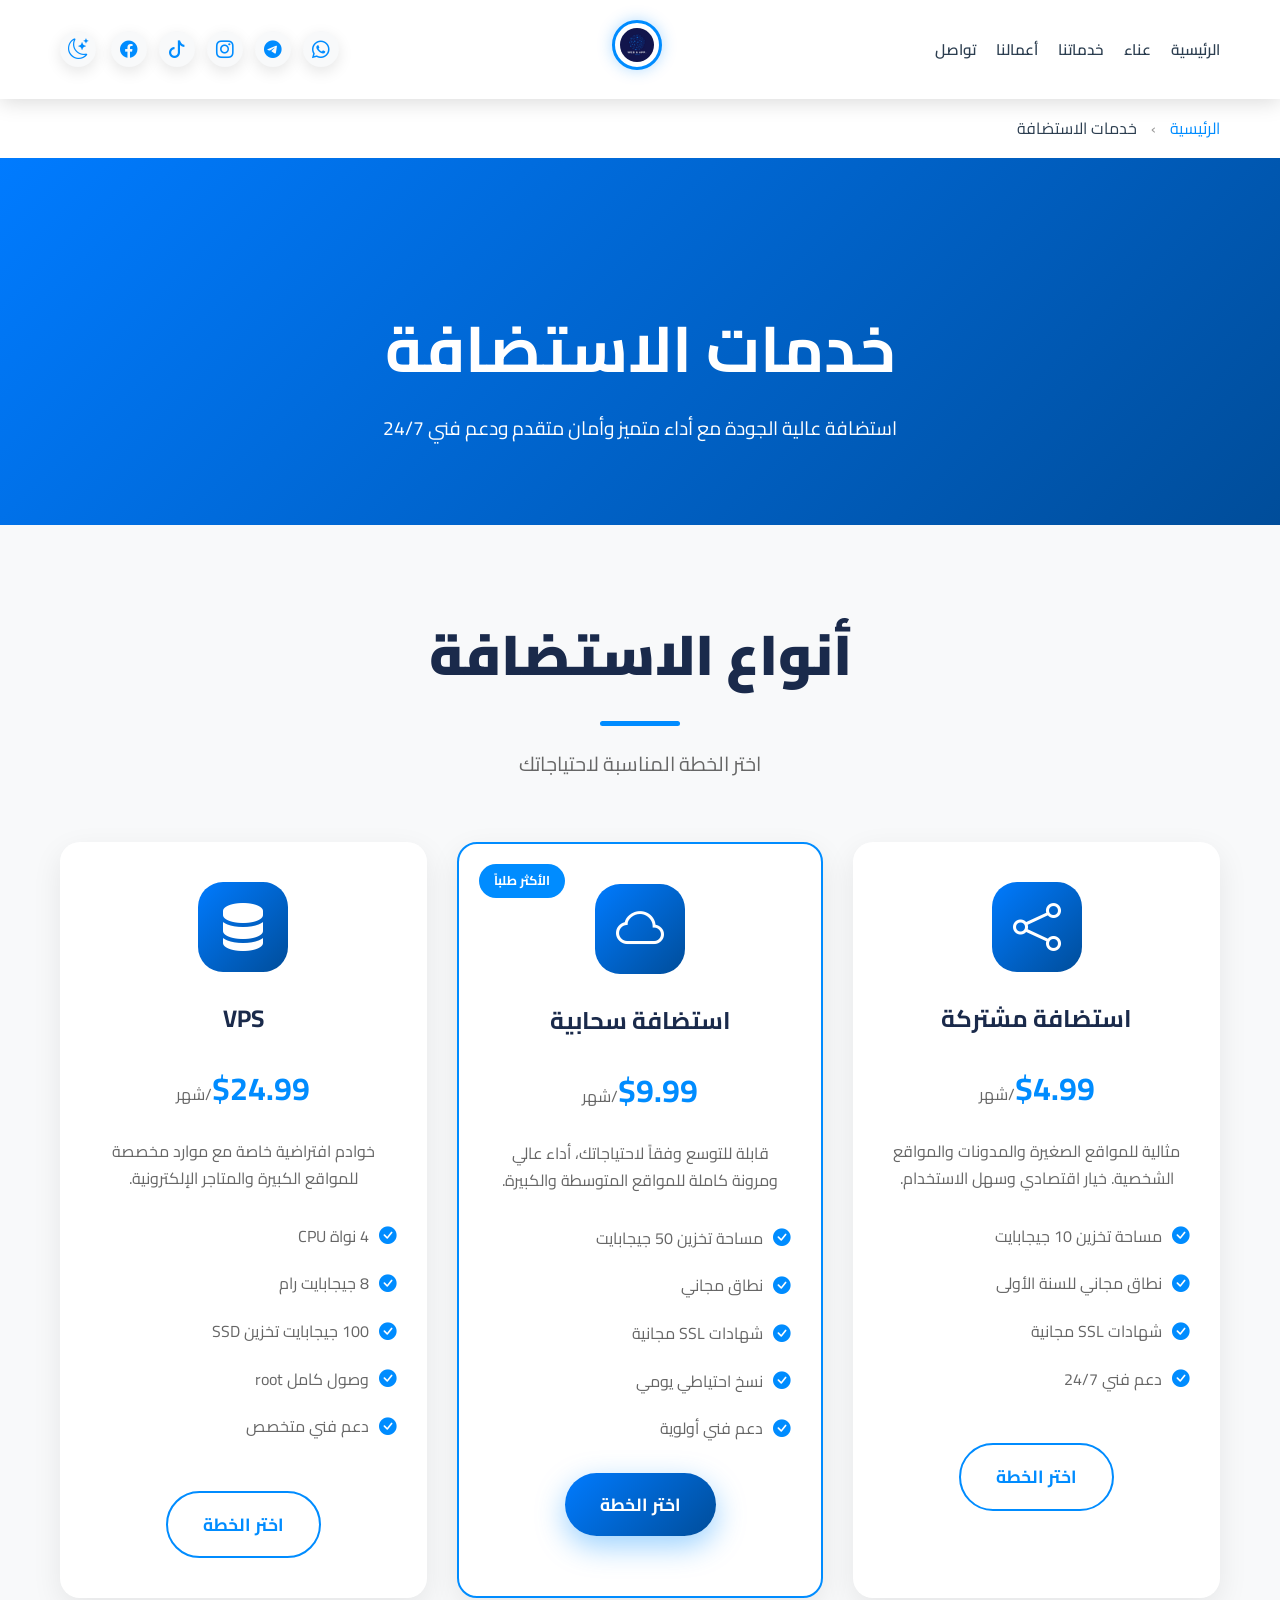
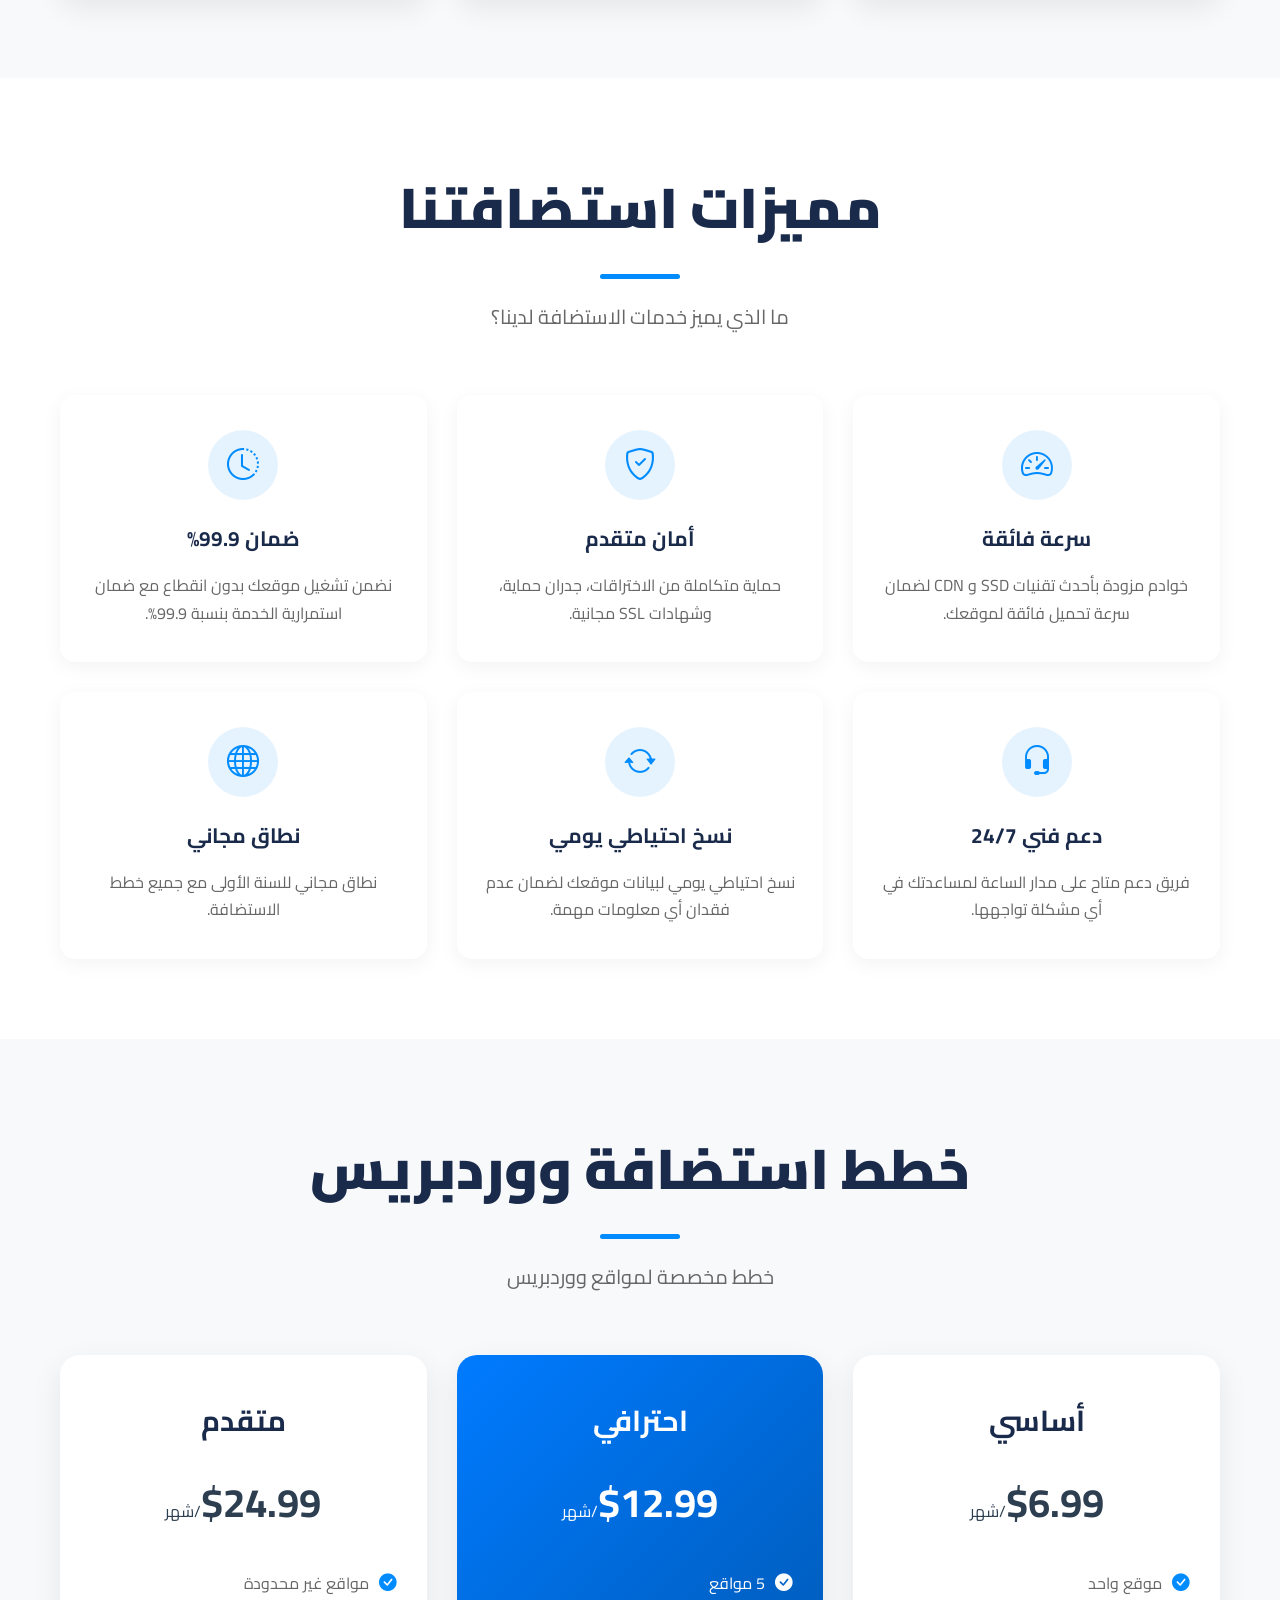
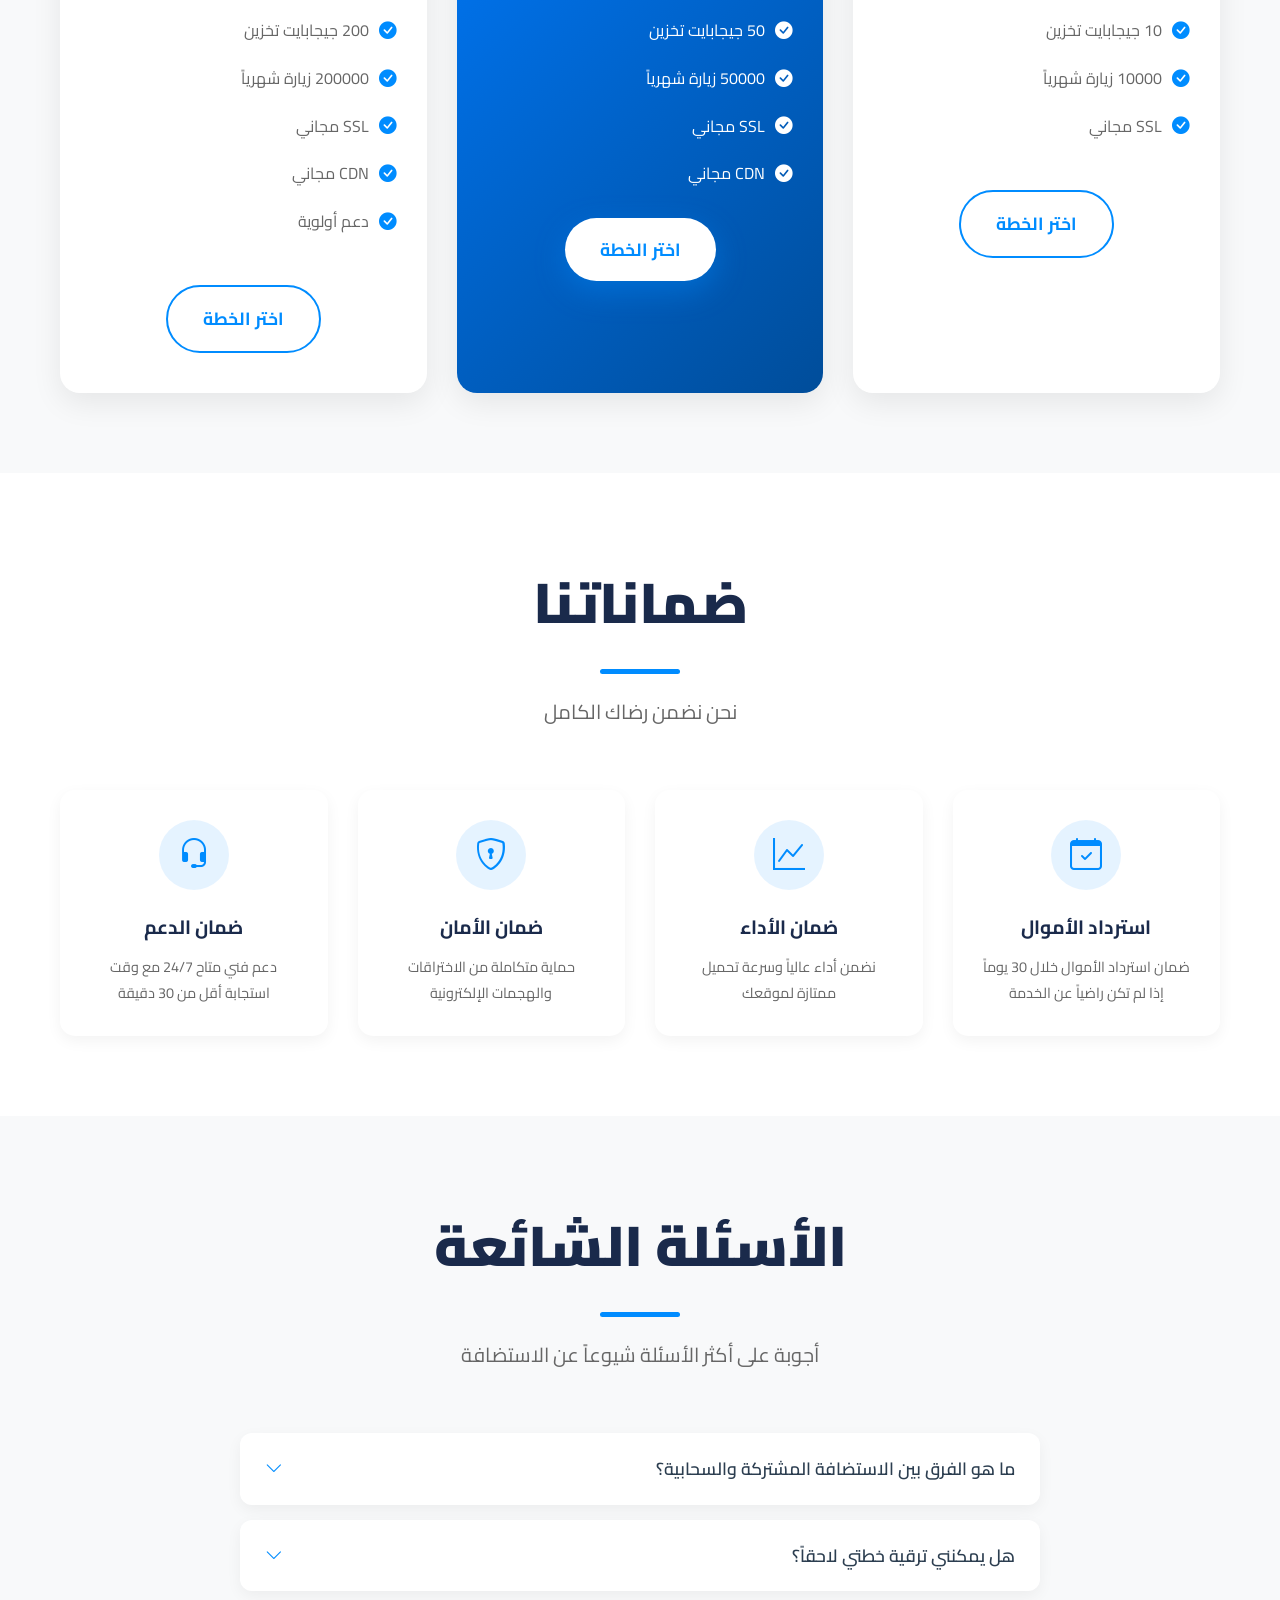
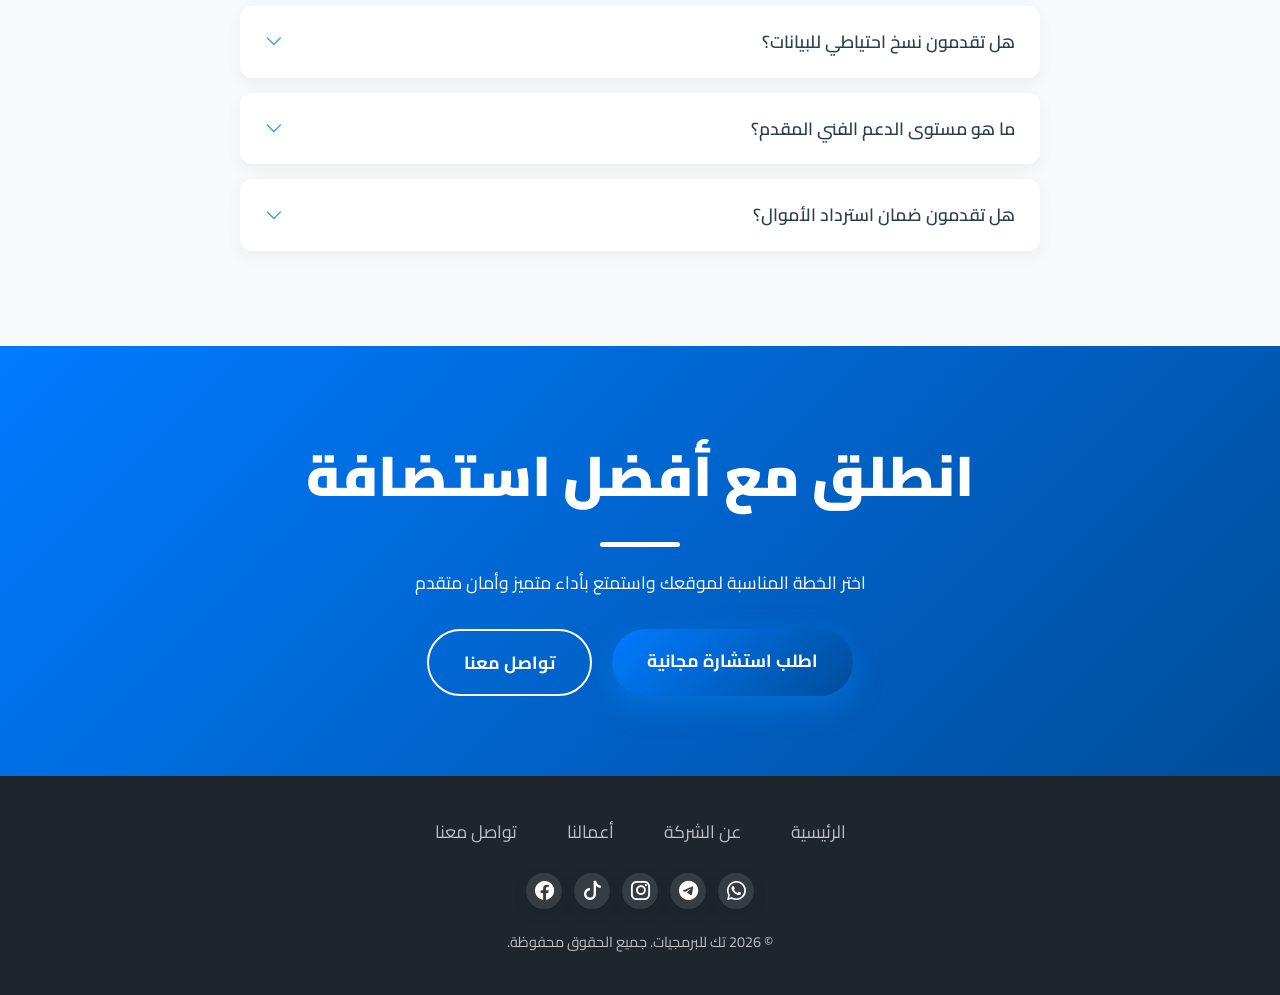
<file: hosting.html>
<!DOCTYPE html>
<html lang="ar" dir="rtl">
<head>
    <meta charset="UTF-8">
    <meta name="viewport" content="width=device-width, initial-scale=1.0, user-scalable=yes">
    
    <!-- SEO Meta Tags -->
    <title>خدمات الاستضافة | تك - أفضل شركة استضافة مواقع</title>
    <meta name="description" content="نقدم خدمات استضافة مواقع عالية الجودة: استضافة مشتركة، سحابية، مخصصة، VPS، ووردبريس، مع دعم فني 24/7 وأمان متقدم. استضف موقعك مع أفضل شركة استضافة في الوطن العربي.">
    <meta name="keywords" content="استضافة مواقع, استضافة سحابية, استضافة VPS, استضافة ووردبريس, استضافة مشتركة, سيرفر مخصص, نطاقات, دعم فني">
    <meta name="author" content="تك للبرمجيات">
    <meta name="robots" content="index, follow">
    
    <!-- Open Graph Meta Tags -->
    <meta property="og:title" content="خدمات الاستضافة | تك">
    <meta property="og:description" content="استضافة مواقع عالية الجودة مع دعم فني 24/7 وأمان متقدم">
    <meta property="og:type" content="website">
    <meta property="og:locale" content="ar_AR">
    
    <link rel="stylesheet" href="https://cdnjs.cloudflare.com/ajax/libs/animate.css/4.1.1/animate.min.css"/>
    <link href="https://unpkg.com/aos@2.3.1/dist/aos.css" rel="stylesheet">
    <link rel="stylesheet" href="https://cdn.jsdelivr.net/npm/bootstrap-icons@1.11.1/font/bootstrap-icons.css">
    <link rel="stylesheet" href="style.css">
    <link rel="preconnect" href="https://fonts.googleapis.com">
    <link rel="preconnect" href="https://fonts.gstatic.com" crossorigin>
    <link href="https://fonts.googleapis.com/css2?family=Cairo:wght@400;700;900&display=swap" rel="stylesheet">
    
    <style>
        /* تنسيقات خاصة بصفحة الاستضافة */
        .page-header {
            background: linear-gradient(135deg, var(--gradient-color-start) 0%, var(--gradient-color-end) 100%);
            padding: 120px 0 60px;
            text-align: center;
            color: #fff;
            position: relative;
            overflow: hidden;
        }
        
        .page-header::before {
            content: '';
            position: absolute;
            top: 0;
            left: 0;
            width: 100%;
            height: 100%;
            background: url('https://images.unsplash.com/photo-1558494949-ef010cbdcc31?w=1920&h=400&fit=crop') center/cover;
            opacity: 0.2;
            z-index: 0;
        }
        
        .page-header .container {
            position: relative;
            z-index: 1;
        }
        
        .page-header h1 {
            font-size: 3rem;
            margin-bottom: 20px;
            color: #fff;
        }
        
        .page-header p {
            font-size: 1.2rem;
            max-width: 700px;
            margin: 0 auto;
            opacity: 0.9;
        }
        
        @media (min-width: 768px) {
            .page-header {
                padding: 150px 0 80px;
            }
            .page-header h1 {
                font-size: 4rem;
            }
        }
        
        /* أنواع الاستضافة */
        .hosting-types {
            padding: 80px 0;
            background: var(--light-bg);
        }
        
        .types-grid {
            display: grid;
            grid-template-columns: repeat(auto-fit, minmax(350px, 1fr));
            gap: 30px;
            margin-top: 40px;
        }
        
        .type-card {
            background: var(--white-color);
            border-radius: 20px;
            padding: 40px 30px;
            text-align: center;
            transition: all 0.4s ease;
            box-shadow: 0 10px 30px rgba(0, 0, 0, 0.08);
            position: relative;
            overflow: hidden;
        }
        
        .type-card:hover {
            transform: translateY(-10px);
            box-shadow: 0 20px 40px rgba(0, 0, 0, 0.15);
        }
        
        .type-card.popular {
            border: 2px solid var(--primary-color);
        }
        
        .popular-badge {
            position: absolute;
            top: 20px;
            left: 20px;
            background: var(--primary-color);
            color: #fff;
            padding: 5px 15px;
            border-radius: 30px;
            font-size: 0.8rem;
            font-weight: bold;
        }
        
        .type-icon {
            width: 90px;
            height: 90px;
            background: linear-gradient(135deg, var(--gradient-color-start), var(--gradient-color-end));
            border-radius: 25px;
            display: flex;
            align-items: center;
            justify-content: center;
            margin: 0 auto 25px;
        }
        
        .type-icon i {
            font-size: 3rem;
            color: #fff;
        }
        
        .type-card h3 {
            font-size: 1.5rem;
            margin-bottom: 15px;
        }
        
        .price {
            font-size: 2rem;
            font-weight: bold;
            color: var(--primary-color);
            margin: 20px 0;
        }
        
        .price span {
            font-size: 1rem;
            font-weight: normal;
            color: #666;
        }
        
        .type-card p {
            color: #666;
            line-height: 1.7;
            margin-bottom: 20px;
        }
        
        .features-list {
            list-style: none;
            padding: 0;
            text-align: right;
            margin: 20px 0;
        }
        
        .features-list li {
            padding: 8px 0;
            display: flex;
            align-items: center;
            gap: 10px;
            color: #666;
        }
        
        .features-list li i {
            color: var(--primary-color);
            font-size: 1.1rem;
        }
        
        .btn-outline {
            background: transparent;
            border: 2px solid var(--primary-color);
            color: var(--primary-color);
            margin-top: 20px;
        }
        
        .btn-outline:hover {
            background: var(--primary-color);
            color: #fff;
        }
        
        /* مميزات الاستضافة */
        .features-section {
            padding: 80px 0;
        }
        
        .features-grid {
            display: grid;
            grid-template-columns: repeat(auto-fit, minmax(300px, 1fr));
            gap: 30px;
            margin-top: 50px;
        }
        
        .feature-card {
            background: var(--white-color);
            padding: 35px 25px;
            border-radius: 15px;
            text-align: center;
            transition: all 0.3s ease;
            box-shadow: 0 5px 20px rgba(0, 0, 0, 0.05);
        }
        
        .feature-card:hover {
            transform: translateY(-5px);
            box-shadow: 0 15px 30px rgba(0, 0, 0, 0.1);
        }
        
        .feature-icon {
            width: 70px;
            height: 70px;
            background: rgba(0, 140, 255, 0.1);
            border-radius: 50%;
            display: flex;
            align-items: center;
            justify-content: center;
            margin: 0 auto 20px;
        }
        
        .feature-icon i {
            font-size: 2rem;
            color: var(--primary-color);
        }
        
        .feature-card h4 {
            font-size: 1.3rem;
            margin-bottom: 15px;
        }
        
        .feature-card p {
            color: #666;
            line-height: 1.7;
        }
        
        /* خطط الاستضافة */
        .plans-section {
            background: var(--light-bg);
            padding: 80px 0;
        }
        
        .plans-grid {
            display: grid;
            grid-template-columns: repeat(auto-fit, minmax(300px, 1fr));
            gap: 30px;
            margin-top: 50px;
        }
        
        .plan-card {
            background: var(--white-color);
            border-radius: 20px;
            padding: 40px 30px;
            text-align: center;
            transition: all 0.4s ease;
            box-shadow: 0 10px 30px rgba(0, 0, 0, 0.08);
        }
        
        .plan-card:hover {
            transform: translateY(-10px);
            box-shadow: 0 20px 40px rgba(0, 0, 0, 0.15);
        }
        
        .plan-card.highlight {
            background: linear-gradient(135deg, var(--gradient-color-start), var(--gradient-color-end));
            color: #fff;
        }
        
        .plan-card.highlight h3,
        .plan-card.highlight .price,
        .plan-card.highlight .price span,
        .plan-card.highlight p,
        .plan-card.highlight .features-list li,
        .plan-card.highlight .features-list li i {
            color: #fff;
        }
        
        .plan-card.highlight .btn-primary {
            background: #fff;
            color: var(--primary-color);
        }
        
        .plan-card.highlight .btn-primary:hover {
            transform: translateY(-3px);
            box-shadow: 0 10px 30px rgba(0, 0, 0, 0.2);
        }
        
        .plan-card h3 {
            font-size: 1.8rem;
            margin-bottom: 15px;
        }
        
        .plan-price {
            font-size: 2.5rem;
            font-weight: bold;
            margin: 20px 0;
        }
        
        .plan-price span {
            font-size: 1rem;
            font-weight: normal;
        }
        
        /* ضمانات */
        .guarantee-section {
            padding: 80px 0;
        }
        
        .guarantee-grid {
            display: grid;
            grid-template-columns: repeat(auto-fit, minmax(250px, 1fr));
            gap: 30px;
            margin-top: 50px;
        }
        
        .guarantee-item {
            text-align: center;
            padding: 30px;
            background: var(--white-color);
            border-radius: 15px;
            transition: all 0.3s ease;
            box-shadow: 0 5px 15px rgba(0, 0, 0, 0.05);
        }
        
        .guarantee-item:hover {
            transform: translateY(-5px);
        }
        
        .guarantee-icon {
            width: 70px;
            height: 70px;
            background: rgba(0, 140, 255, 0.1);
            border-radius: 50%;
            display: flex;
            align-items: center;
            justify-content: center;
            margin: 0 auto 20px;
        }
        
        .guarantee-icon i {
            font-size: 2rem;
            color: var(--primary-color);
        }
        
        .guarantee-item h4 {
            font-size: 1.2rem;
            margin-bottom: 10px;
        }
        
        .guarantee-item p {
            color: #666;
            font-size: 0.9rem;
        }
        
        /* الأسئلة الشائعة */
        .faq-section {
            background: var(--light-bg);
            padding: 80px 0;
        }
        
        .faq-grid {
            max-width: 800px;
            margin: 50px auto 0;
        }
        
        .faq-item {
            background: var(--white-color);
            border-radius: 12px;
            margin-bottom: 15px;
            overflow: hidden;
            box-shadow: 0 5px 15px rgba(0, 0, 0, 0.05);
        }
        
        .faq-question {
            padding: 20px 25px;
            display: flex;
            justify-content: space-between;
            align-items: center;
            cursor: pointer;
            font-weight: 600;
            font-size: 1.1rem;
            transition: background 0.3s ease;
        }
        
        .faq-question:hover {
            background: rgba(0, 140, 255, 0.05);
        }
        
        .faq-question i {
            transition: transform 0.3s ease;
            color: var(--primary-color);
        }
        
        .faq-item.active .faq-question i {
            transform: rotate(180deg);
        }
        
        .faq-answer {
            padding: 0 25px;
            max-height: 0;
            overflow: hidden;
            transition: all 0.3s ease;
            color: #666;
            line-height: 1.7;
        }
        
        .faq-item.active .faq-answer {
            padding: 0 25px 20px;
            max-height: 300px;
        }
        
        /* CTA Section */
        .cta-section {
            background: linear-gradient(135deg, var(--gradient-color-start), var(--gradient-color-end));
            padding: 80px 0;
            text-align: center;
            color: #fff;
        }
        
        .cta-section h2 {
            color: #fff;
            margin-bottom: 20px;
        }
        
        .cta-section h2::after {
            background-color: #fff;
        }
        
        .cta-section p {
            max-width: 600px;
            margin: 0 auto 30px;
            font-size: 1.1rem;
            opacity: 0.95;
        }
        
        .cta-buttons {
            display: flex;
            gap: 20px;
            justify-content: center;
            flex-wrap: wrap;
        }
        
        .btn-outline-light {
            background: transparent;
            border: 2px solid #fff;
            color: #fff;
        }
        
        .btn-outline-light:hover {
            background: #fff;
            color: var(--primary-color);
            transform: translateY(-3px);
        }
        
        .breadcrumb {
            background: transparent;
            padding: 15px 0;
            margin-bottom: 0;
        }
        
        .breadcrumb a {
            color: var(--primary-color);
            text-decoration: none;
        }
        
        .breadcrumb .separator {
            margin: 0 10px;
            color: #999;
        }
        
        /* تنسيقات الوضع الليلي */
        .dark-mode .type-card,
        .dark-mode .feature-card,
        .dark-mode .plan-card,
        .dark-mode .guarantee-item,
        .dark-mode .faq-item {
            background: #0a2a3f;
        }
        
        .dark-mode .type-card p,
        .dark-mode .type-card .price span,
        .dark-mode .features-list li,
        .dark-mode .feature-card p,
        .dark-mode .guarantee-item p,
        .dark-mode .faq-answer {
            color: #b8d0ff;
        }
        
        .dark-mode .hosting-types,
        .dark-mode .plans-section,
        .dark-mode .faq-section {
            background: #0a1a2f;
        }
        
        .dark-mode .feature-icon,
        .dark-mode .guarantee-icon {
            background: rgba(58, 134, 255, 0.2);
        }
        
        .dark-mode .feature-icon i,
        .dark-mode .guarantee-icon i {
            color: #3a86ff;
        }
        
        .dark-mode .faq-question:hover {
            background: rgba(58, 134, 255, 0.1);
        }
        
        .dark-mode .price {
            color: #3a86ff;
        }
    </style>
</head>
<body>

    <header class="main-header">
        <div class="container">
            <nav class="main-nav">
                <button class="menu-toggle" aria-label="Toggle navigation">
                    <i class="bi bi-list"></i>
                </button>
                <div class="nav-links-wrapper">
                    <button class="close-menu" aria-label="Close navigation menu"><i class="bi bi-x"></i></button>
                    <ul class="nav-links">
                        <li><a href="index.html">الرئيسية</a></li>
                        <li><a href="index.html#about">عناء</a></li>
                        <li><a href="index.html#services">خدماتنا</a></li>
                        <li><a href="index.html#portfolio">أعمالنا</a></li>
                        <li><a href="index.html#contact">تواصل </a></li>
                    </ul>
                </div>
            </nav>
            <a href="index.html" class="logo">
                <img src="logo.jpg" alt="تك للبرمجيات" class="site-logo">
            </a>
            <div class="header-social-cta">
                <div class="social-icons">
                    <a href="https://wa.me/967733668040" target="_blank"><i class="bi bi-whatsapp"></i></a>
                    <a href="https://t.me/av47x" target="_blank"><i class="bi bi-telegram"></i></a>
                    <a href="https://www.instagram.com/tech_ye" target="_blank"><i class="bi bi-instagram"></i></a>
                    <a href="https://www.tiktok.com/@tech_ye" target="_blank"><i class="bi bi-tiktok"></i></a>
                    <a href="https://www.facebook.com/1DmZkmecy7" target="_blank"><i class="bi bi-facebook"></i></a>
                </div>
                <button class="dark-mode-toggle" id="darkModeToggle" aria-label="الوضع الليلي">
                    <i class="bi bi-moon-stars"></i>
                </button>
            </div>
        </div>
    </header>

    <!-- Breadcrumb -->
    <div class="breadcrumb">
        <div class="container">
            <a href="index.html">الرئيسية</a>
            <span class="separator">›</span>
            <span>خدمات الاستضافة</span>
        </div>
    </div>

    <!-- Page Header -->
    <section class="page-header">
        <div class="container">
            <h1 data-aos="fade-up">خدمات الاستضافة</h1>
            <p data-aos="fade-up" data-aos-delay="100">استضافة عالية الجودة مع أداء متميز وأمان متقدم ودعم فني 24/7</p>
        </div>
    </section>

    <!-- Hosting Types Section -->
    <section class="hosting-types">
        <div class="container">
            <h2 data-aos="fade-up">أنواع الاستضافة</h2>
            <p class="section-subtitle" data-aos="fade-up" data-aos-delay="100">اختر الخطة المناسبة لاحتياجاتك</p>
            
            <div class="types-grid">
                <div class="type-card" data-aos="fade-up" data-aos-delay="200">
                    <div class="type-icon">
                        <i class="bi bi-share"></i>
                    </div>
                    <h3>استضافة مشتركة</h3>
                    <div class="price">$4.99<span>/شهر</span></div>
                    <p>مثالية للمواقع الصغيرة والمدونات والمواقع الشخصية. خيار اقتصادي وسهل الاستخدام.</p>
                    <ul class="features-list">
                        <li><i class="bi bi-check-circle-fill"></i> مساحة تخزين 10 جيجابايت</li>
                        <li><i class="bi bi-check-circle-fill"></i> نطاق مجاني للسنة الأولى</li>
                        <li><i class="bi bi-check-circle-fill"></i> شهادات SSL مجانية</li>
                        <li><i class="bi bi-check-circle-fill"></i> دعم فني 24/7</li>
                    </ul>
                    <a href="#contact" class="btn btn-outline">اختر الخطة</a>
                </div>
                
                <div class="type-card popular" data-aos="fade-up" data-aos-delay="300">
                    <div class="popular-badge">الأكثر طلباً</div>
                    <div class="type-icon">
                        <i class="bi bi-cloud"></i>
                    </div>
                    <h3>استضافة سحابية</h3>
                    <div class="price">$9.99<span>/شهر</span></div>
                    <p>قابلة للتوسع وفقاً لاحتياجاتك، أداء عالي ومرونة كاملة للمواقع المتوسطة والكبيرة.</p>
                    <ul class="features-list">
                        <li><i class="bi bi-check-circle-fill"></i> مساحة تخزين 50 جيجابايت</li>
                        <li><i class="bi bi-check-circle-fill"></i> نطاق مجاني</li>
                        <li><i class="bi bi-check-circle-fill"></i> شهادات SSL مجانية</li>
                        <li><i class="bi bi-check-circle-fill"></i> نسخ احتياطي يومي</li>
                        <li><i class="bi bi-check-circle-fill"></i> دعم فني أولوية</li>
                    </ul>
                    <a href="#contact" class="btn btn-primary">اختر الخطة</a>
                </div>
                
                <div class="type-card" data-aos="fade-up" data-aos-delay="400">
                    <div class="type-icon">
                        <i class="bi bi-server"></i>
                    </div>
                    <h3>VPS</h3>
                    <div class="price">$24.99<span>/شهر</span></div>
                    <p>خوادم افتراضية خاصة مع موارد مخصصة للمواقع الكبيرة والمتاجر الإلكترونية.</p>
                    <ul class="features-list">
                        <li><i class="bi bi-check-circle-fill"></i> 4 نواة CPU</li>
                        <li><i class="bi bi-check-circle-fill"></i> 8 جيجابايت رام</li>
                        <li><i class="bi bi-check-circle-fill"></i> 100 جيجابايت تخزين SSD</li>
                        <li><i class="bi bi-check-circle-fill"></i> وصول كامل root</li>
                        <li><i class="bi bi-check-circle-fill"></i> دعم فني متخصص</li>
                    </ul>
                    <a href="#contact" class="btn btn-outline">اختر الخطة</a>
                </div>
            </div>
        </div>
    </section>

    <!-- Features Section -->
    <section class="features-section">
        <div class="container">
            <h2 data-aos="fade-up">مميزات استضافتنا</h2>
            <p class="section-subtitle" data-aos="fade-up" data-aos-delay="100">ما الذي يميز خدمات الاستضافة لدينا؟</p>
            
            <div class="features-grid">
                <div class="feature-card" data-aos="fade-up" data-aos-delay="200">
                    <div class="feature-icon">
                        <i class="bi bi-speedometer2"></i>
                    </div>
                    <h4>سرعة فائقة</h4>
                    <p>خوادم مزودة بأحدث تقنيات SSD و CDN لضمان سرعة تحميل فائقة لموقعك.</p>
                </div>
                
                <div class="feature-card" data-aos="fade-up" data-aos-delay="250">
                    <div class="feature-icon">
                        <i class="bi bi-shield-check"></i>
                    </div>
                    <h4>أمان متقدم</h4>
                    <p>حماية متكاملة من الاختراقات، جدران حماية، وشهادات SSL مجانية.</p>
                </div>
                
                <div class="feature-card" data-aos="fade-up" data-aos-delay="300">
                    <div class="feature-icon">
                        <i class="bi bi-clock-history"></i>
                    </div>
                    <h4>ضمان 99.9%</h4>
                    <p>نضمن تشغيل موقعك بدون انقطاع مع ضمان استمرارية الخدمة بنسبة 99.9%.</p>
                </div>
                
                <div class="feature-card" data-aos="fade-up" data-aos-delay="350">
                    <div class="feature-icon">
                        <i class="bi bi-headset"></i>
                    </div>
                    <h4>دعم فني 24/7</h4>
                    <p>فريق دعم متاح على مدار الساعة لمساعدتك في أي مشكلة تواجهها.</p>
                </div>
                
                <div class="feature-card" data-aos="fade-up" data-aos-delay="400">
                    <div class="feature-icon">
                        <i class="bi bi-arrow-repeat"></i>
                    </div>
                    <h4>نسخ احتياطي يومي</h4>
                    <p>نسخ احتياطي يومي لبيانات موقعك لضمان عدم فقدان أي معلومات مهمة.</p>
                </div>
                
                <div class="feature-card" data-aos="fade-up" data-aos-delay="450">
                    <div class="feature-icon">
                        <i class="bi bi-globe"></i>
                    </div>
                    <h4>نطاق مجاني</h4>
                    <p>نطاق مجاني للسنة الأولى مع جميع خطط الاستضافة.</p>
                </div>
            </div>
        </div>
    </section>

    <!-- Plans Section -->
    <section class="plans-section">
        <div class="container">
            <h2 data-aos="fade-up">خطط استضافة ووردبريس</h2>
            <p class="section-subtitle" data-aos="fade-up" data-aos-delay="100">خطط مخصصة لمواقع ووردبريس</p>
            
            <div class="plans-grid">
                <div class="plan-card" data-aos="fade-up" data-aos-delay="200">
                    <h3>أساسي</h3>
                    <div class="plan-price">$6.99<span>/شهر</span></div>
                    <ul class="features-list">
                        <li><i class="bi bi-check-circle-fill"></i> موقع واحد</li>
                        <li><i class="bi bi-check-circle-fill"></i> 10 جيجابايت تخزين</li>
                        <li><i class="bi bi-check-circle-fill"></i> 10000 زيارة شهرياً</li>
                        <li><i class="bi bi-check-circle-fill"></i> SSL مجاني</li>
                    </ul>
                    <a href="#contact" class="btn btn-outline">اختر الخطة</a>
                </div>
                
                <div class="plan-card highlight" data-aos="fade-up" data-aos-delay="300">
                    <h3>احترافي</h3>
                    <div class="plan-price">$12.99<span>/شهر</span></div>
                    <ul class="features-list">
                        <li><i class="bi bi-check-circle-fill"></i> 5 مواقع</li>
                        <li><i class="bi bi-check-circle-fill"></i> 50 جيجابايت تخزين</li>
                        <li><i class="bi bi-check-circle-fill"></i> 50000 زيارة شهرياً</li>
                        <li><i class="bi bi-check-circle-fill"></i> SSL مجاني</li>
                        <li><i class="bi bi-check-circle-fill"></i> CDN مجاني</li>
                    </ul>
                    <a href="#contact" class="btn btn-primary">اختر الخطة</a>
                </div>
                
                <div class="plan-card" data-aos="fade-up" data-aos-delay="400">
                    <h3>متقدم</h3>
                    <div class="plan-price">$24.99<span>/شهر</span></div>
                    <ul class="features-list">
                        <li><i class="bi bi-check-circle-fill"></i> مواقع غير محدودة</li>
                        <li><i class="bi bi-check-circle-fill"></i> 200 جيجابايت تخزين</li>
                        <li><i class="bi bi-check-circle-fill"></i> 200000 زيارة شهرياً</li>
                        <li><i class="bi bi-check-circle-fill"></i> SSL مجاني</li>
                        <li><i class="bi bi-check-circle-fill"></i> CDN مجاني</li>
                        <li><i class="bi bi-check-circle-fill"></i> دعم أولوية</li>
                    </ul>
                    <a href="#contact" class="btn btn-outline">اختر الخطة</a>
                </div>
            </div>
        </div>
    </section>

    <!-- Guarantee Section -->
    <section class="guarantee-section">
        <div class="container">
            <h2 data-aos="fade-up">ضماناتنا</h2>
            <p class="section-subtitle" data-aos="fade-up" data-aos-delay="100">نحن نضمن رضاك الكامل</p>
            
            <div class="guarantee-grid">
                <div class="guarantee-item" data-aos="fade-up" data-aos-delay="200">
                    <div class="guarantee-icon">
                        <i class="bi bi-calendar-check"></i>
                    </div>
                    <h4>استرداد الأموال</h4>
                    <p>ضمان استرداد الأموال خلال 30 يوماً إذا لم تكن راضياً عن الخدمة</p>
                </div>
                
                <div class="guarantee-item" data-aos="fade-up" data-aos-delay="250">
                    <div class="guarantee-icon">
                        <i class="bi bi-graph-up"></i>
                    </div>
                    <h4>ضمان الأداء</h4>
                    <p>نضمن أداء عالياً وسرعة تحميل ممتازة لموقعك</p>
                </div>
                
                <div class="guarantee-item" data-aos="fade-up" data-aos-delay="300">
                    <div class="guarantee-icon">
                        <i class="bi bi-shield-lock"></i>
                    </div>
                    <h4>ضمان الأمان</h4>
                    <p>حماية متكاملة من الاختراقات والهجمات الإلكترونية</p>
                </div>
                
                <div class="guarantee-item" data-aos="fade-up" data-aos-delay="350">
                    <div class="guarantee-icon">
                        <i class="bi bi-headset"></i>
                    </div>
                    <h4>ضمان الدعم</h4>
                    <p>دعم فني متاح 24/7 مع وقت استجابة أقل من 30 دقيقة</p>
                </div>
            </div>
        </div>
    </section>

    <!-- FAQ Section -->
    <section class="faq-section">
        <div class="container">
            <h2 data-aos="fade-up">الأسئلة الشائعة</h2>
            <p class="section-subtitle" data-aos="fade-up" data-aos-delay="100">أجوبة على أكثر الأسئلة شيوعاً عن الاستضافة</p>
            
            <div class="faq-grid">
                <div class="faq-item" data-aos="fade-up" data-aos-delay="200">
                    <div class="faq-question">
                        <span>ما هو الفرق بين الاستضافة المشتركة والسحابية؟</span>
                        <i class="bi bi-chevron-down"></i>
                    </div>
                    <div class="faq-answer">
                        <p>الاستضافة المشتركة: موارد الخادم مشتركة بين عدة مستخدمين، مناسبة للمواقع الصغيرة. الاستضافة السحابية: موارد مرنة وقابلة للتوسع حسب احتياجاتك، مناسبة للمواقع المتوسطة والكبيرة التي تشهد نمواً مستمراً.</p>
                    </div>
                </div>
                
                <div class="faq-item" data-aos="fade-up" data-aos-delay="250">
                    <div class="faq-question">
                        <span>هل يمكنني ترقية خطتي لاحقاً؟</span>
                        <i class="bi bi-chevron-down"></i>
                    </div>
                    <div class="faq-answer">
                        <p>نعم، يمكنك ترقية خطتك في أي وقت دون أي رسوم إضافية. سنساعدك في عملية الترقية ونقل الموقع بأمان إلى الخطة الجديدة.</p>
                    </div>
                </div>
                
                <div class="faq-item" data-aos="fade-up" data-aos-delay="300">
                    <div class="faq-question">
                        <span>هل تقدمون نسخ احتياطي للبيانات؟</span>
                        <i class="bi bi-chevron-down"></i>
                    </div>
                    <div class="faq-answer">
                        <p>نعم، نقوم بعمل نسخ احتياطي يومي لجميع مواقعك. يمكنك استعادة النسخ الاحتياطية بسهولة من خلال لوحة التحكم في أي وقت.</p>
                    </div>
                </div>
                
                <div class="faq-item" data-aos="fade-up" data-aos-delay="350">
                    <div class="faq-question">
                        <span>ما هو مستوى الدعم الفني المقدم؟</span>
                        <i class="bi bi-chevron-down"></i>
                    </div>
                    <div class="faq-answer">
                        <p>نقدم دعم فني على مدار الساعة طوال أيام الأسبوع عبر الدردشة المباشرة والتذاكر والبريد الإلكتروني. فريقنا متخصص في حل المشكلات التقنية بسرعة وكفاءة.</p>
                    </div>
                </div>
                
                <div class="faq-item" data-aos="fade-up" data-aos-delay="400">
                    <div class="faq-question">
                        <span>هل تقدمون ضمان استرداد الأموال؟</span>
                        <i class="bi bi-chevron-down"></i>
                    </div>
                    <div class="faq-answer">
                        <p>نعم، نقدم ضمان استرداد الأموال لمدة 30 يوماً. إذا لم تكن راضياً عن خدماتنا لأي سبب، سنقوم باسترداد كامل المبلغ خلال 30 يوماً من تاريخ الاشتراك.</p>
                    </div>
                </div>
            </div>
        </div>
    </section>

    <!-- CTA Section -->
    <section class="cta-section">
        <div class="container">
            <h2 data-aos="fade-up">انطلق مع أفضل استضافة</h2>
            <p data-aos="fade-up" data-aos-delay="100">اختر الخطة المناسبة لموقعك واستمتع بأداء متميز وأمان متقدم</p>
            <div class="cta-buttons" data-aos="fade-up" data-aos-delay="200">
                <a href="https://wa.me/967733668040?text=مرحباً،%20أود%20الاستفسار%20عن%20خدمات%20الاستضافة" target="_blank" class="btn btn-primary">اطلب استشارة مجانية</a>
                <a href="index.html#contact" class="btn btn-outline-light">تواصل معنا</a>
            </div>
        </div>
    </section>

    <footer class="main-footer">
        <div class="container">
            <div class="footer-links">
                <a href="index.html">الرئيسية</a>
                <a href="index.html#about">عن الشركة</a>
                <a href="index.html#portfolio">أعمالنا</a>
                <a href="index.html#contact">تواصل معنا</a>
            </div>
            <div class="social-icons footer-social">
                <a href="https://wa.me/967733668040" target="_blank"><i class="bi bi-whatsapp"></i></a>
                <a href="https://t.me/av47x" target="_blank"><i class="bi bi-telegram"></i></a>
                <a href="https://www.instagram.com/tech_ye" target="_blank"><i class="bi bi-instagram"></i></a>
                <a href="https://www.tiktok.com/@tech_ye" target="_blank"><i class="bi bi-tiktok"></i></a>
                <a href="https://www.facebook.com/1DmZkmecy7" target="_blank"><i class="bi bi-facebook"></i></a>
            </div>
            <p>&copy; 2026 تك للبرمجيات. جميع الحقوق محفوظة.</p>
        </div>
    </footer>

    <script src="https://unpkg.com/aos@2.3.1/dist/aos.js"></script>
    <script>
        // تهيئة AOS
        AOS.init({
            duration: 800,
            once: true,
            offset: 50
        });
        
        // ==================== Dark Mode Toggle ====================
        const darkModeToggle = document.getElementById('darkModeToggle');
        const htmlElement = document.documentElement;
        
        function updateDarkModeIcon(isDark) {
            if (darkModeToggle) {
                if (isDark) {
                    darkModeToggle.innerHTML = '<i class="bi bi-sun-fill"></i>';
                } else {
                    darkModeToggle.innerHTML = '<i class="bi bi-moon-stars"></i>';
                }
            }
        }
        
        const savedTheme = localStorage.getItem('theme');
        if (savedTheme === 'dark') {
            htmlElement.classList.add('dark-mode');
            updateDarkModeIcon(true);
        } else if (window.matchMedia && window.matchMedia('(prefers-color-scheme: dark)').matches && !savedTheme) {
            htmlElement.classList.add('dark-mode');
            updateDarkModeIcon(true);
        } else {
            updateDarkModeIcon(false);
        }
        
        if (darkModeToggle) {
            darkModeToggle.addEventListener('click', function(e) {
                e.preventDefault();
                htmlElement.classList.toggle('dark-mode');
                
                if (htmlElement.classList.contains('dark-mode')) {
                    localStorage.setItem('theme', 'dark');
                    updateDarkModeIcon(true);
                } else {
                    localStorage.setItem('theme', 'light');
                    updateDarkModeIcon(false);
                }
            });
        }
        
        // ==================== FAQ Accordion ====================
        document.querySelectorAll('.faq-question').forEach(question => {
            question.addEventListener('click', () => {
                const faqItem = question.parentElement;
                faqItem.classList.toggle('active');
            });
        });
        
        // ==================== Mobile Menu Toggle ====================
        const menuToggle = document.querySelector('.menu-toggle');
        const navWrapper = document.querySelector('.nav-links-wrapper');
        const closeMenu = document.querySelector('.close-menu');
        const overlay = document.createElement('div');
        overlay.className = 'overlay';
        document.body.appendChild(overlay);
        
        function toggleMenu() {
            navWrapper.classList.toggle('active');
            overlay.classList.toggle('active');
            document.body.style.overflow = navWrapper.classList.contains('active') ? 'hidden' : 'auto';
        }
        
        if (menuToggle) menuToggle.addEventListener('click', toggleMenu);
        if (closeMenu) closeMenu.addEventListener('click', toggleMenu);
        overlay.addEventListener('click', toggleMenu);
        
        window.scrollTo(0, 0);
    </script>
</body>
</html>
</file>
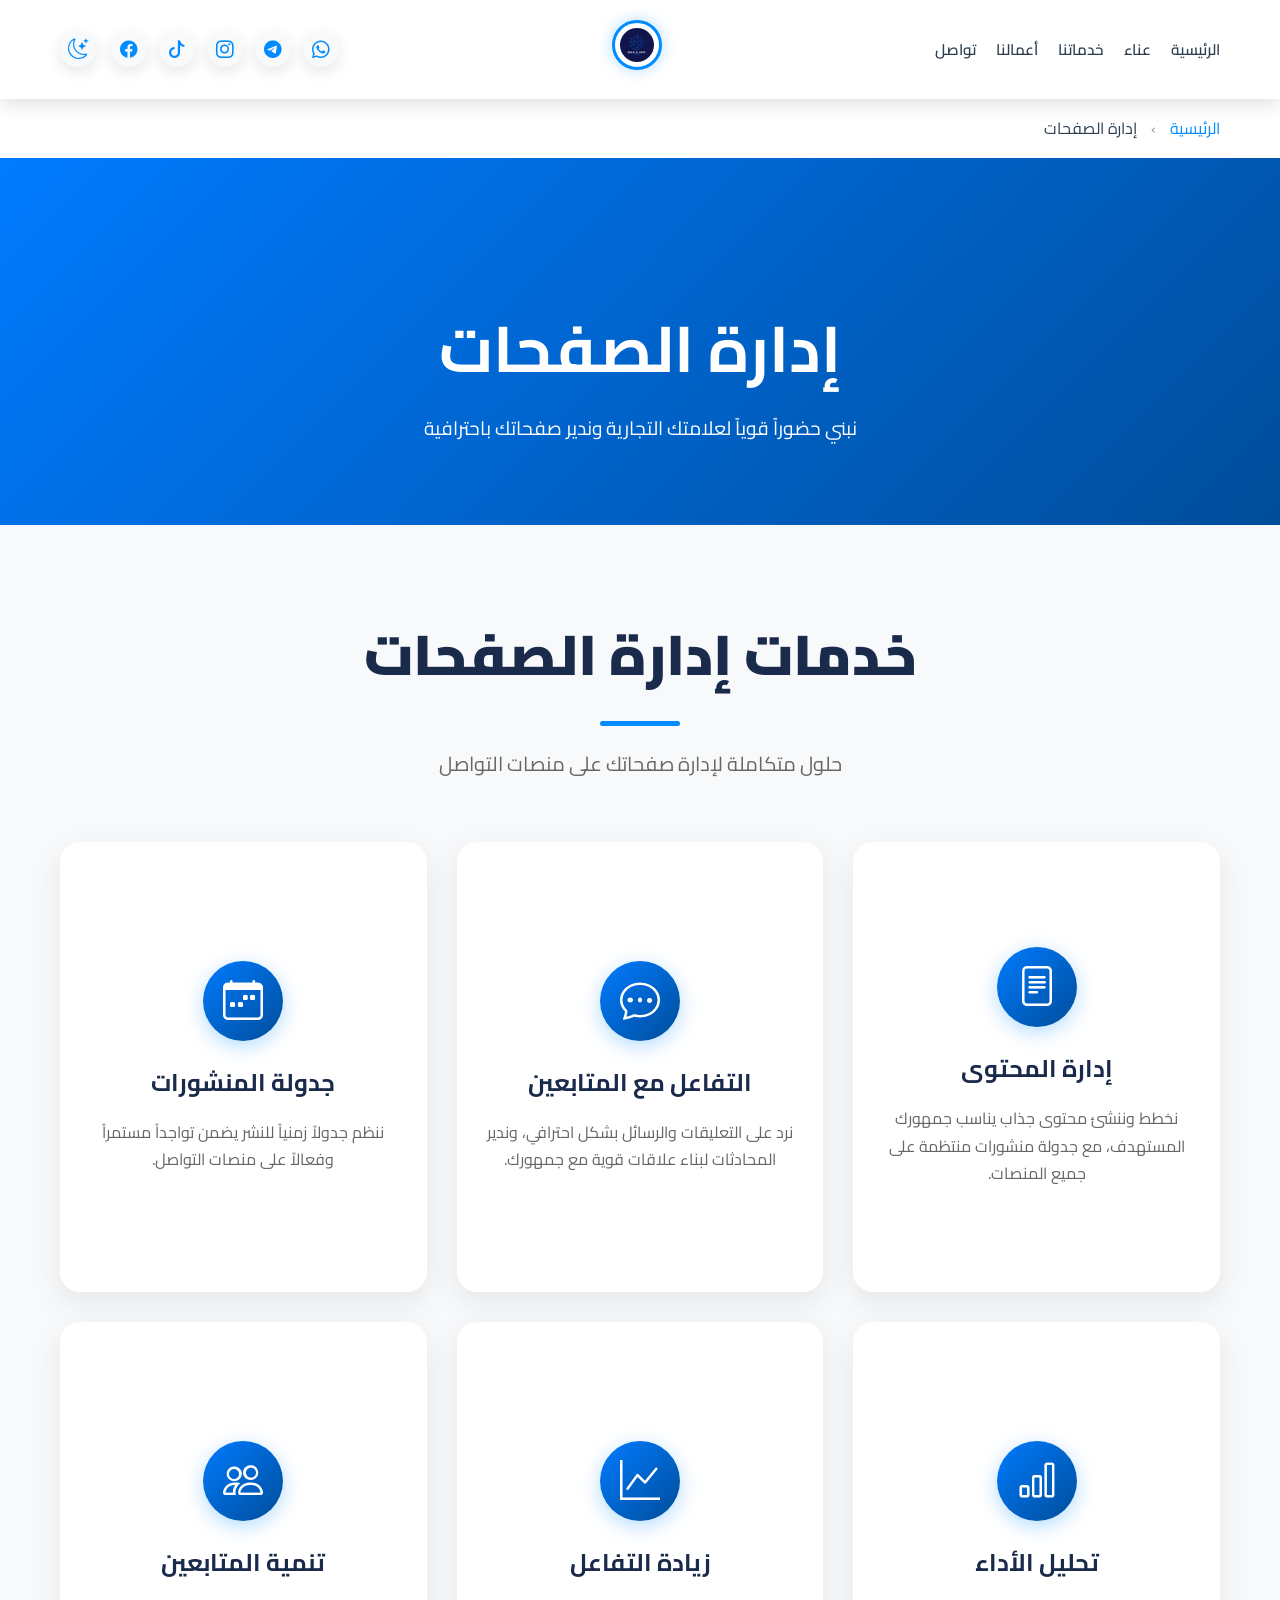
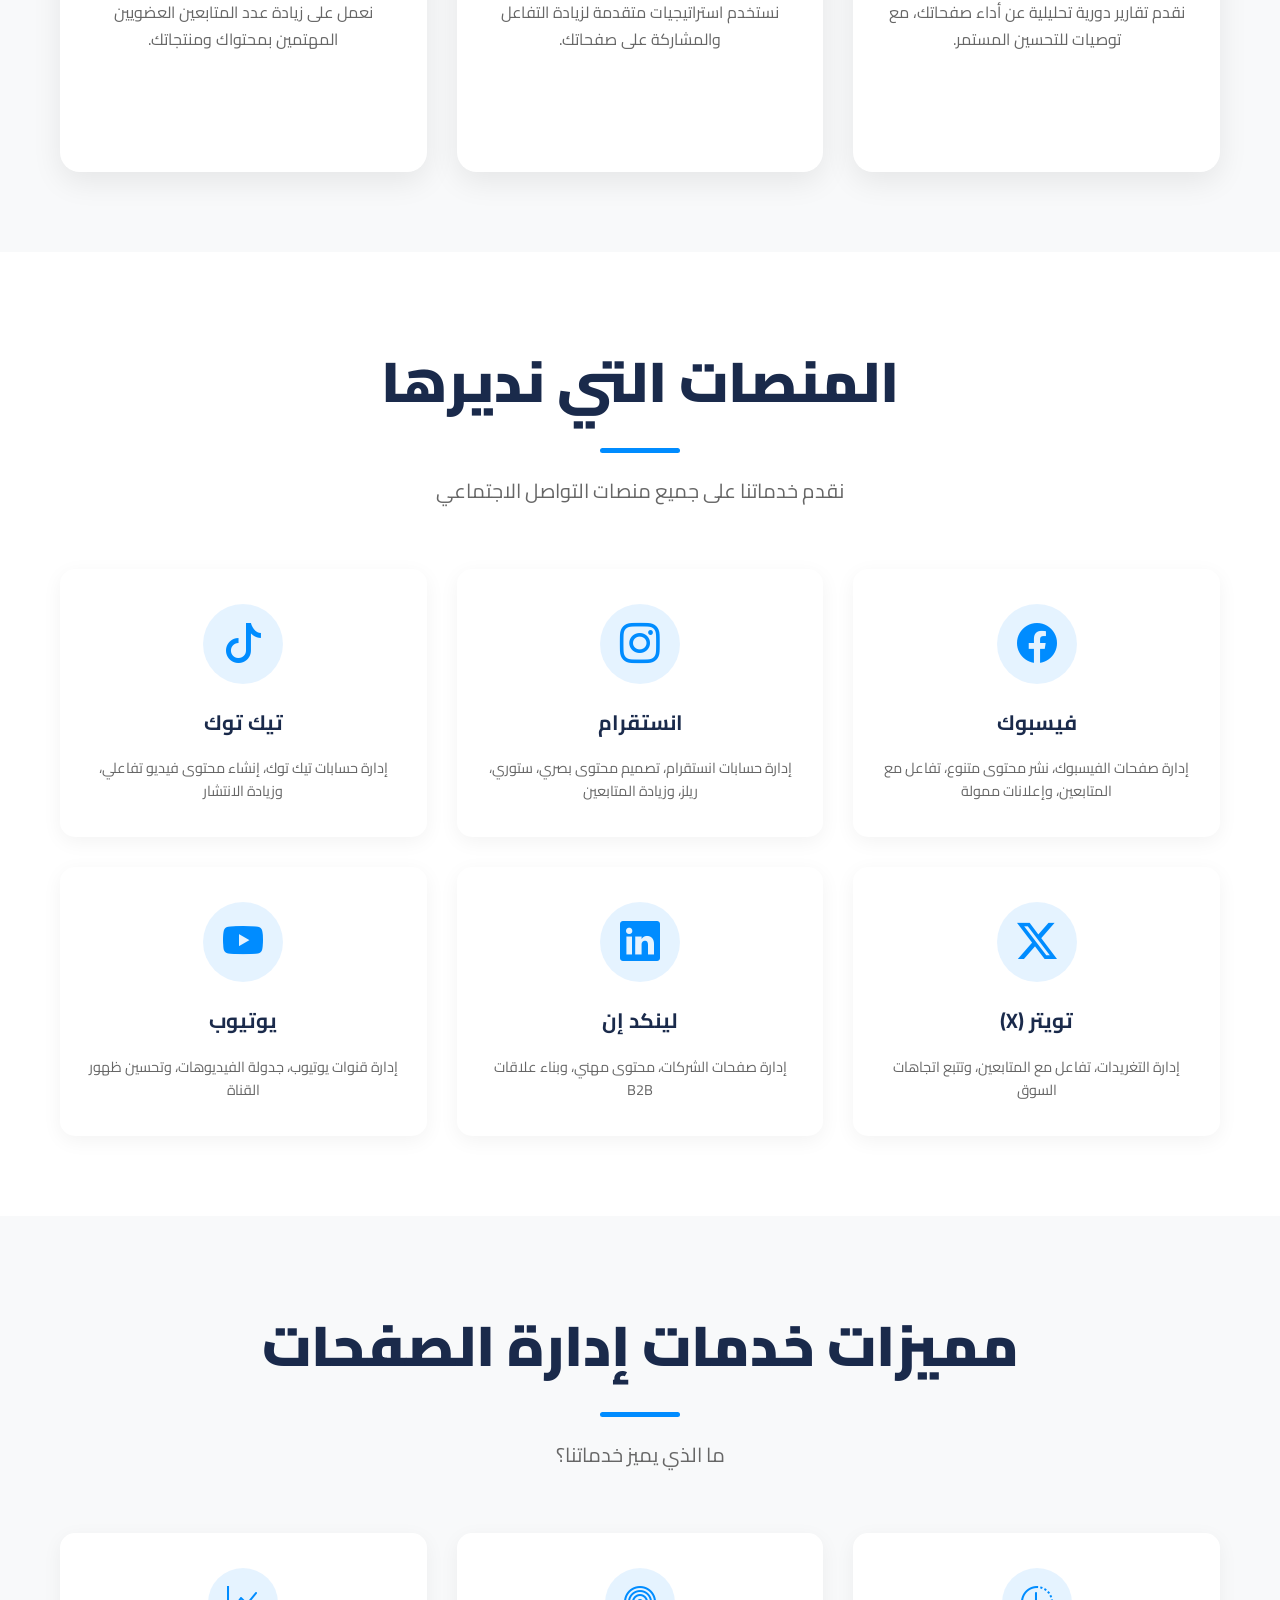
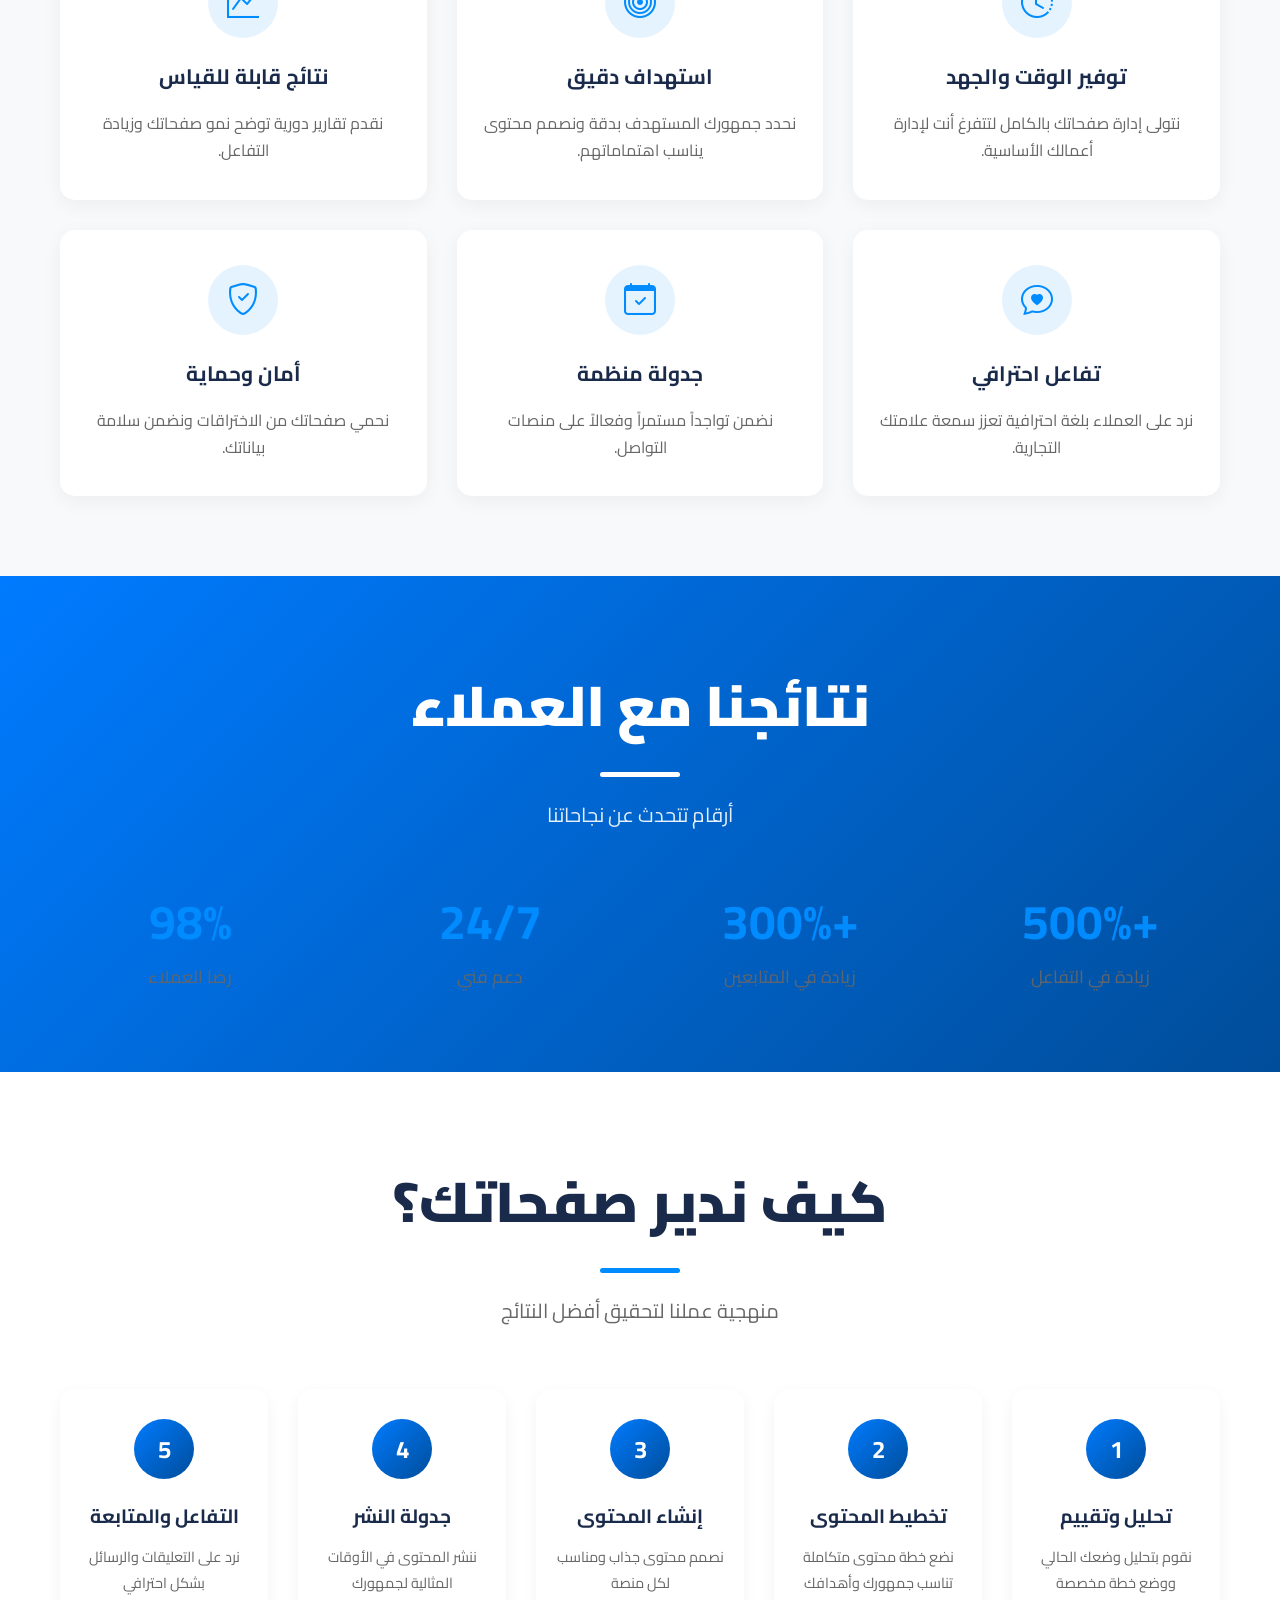
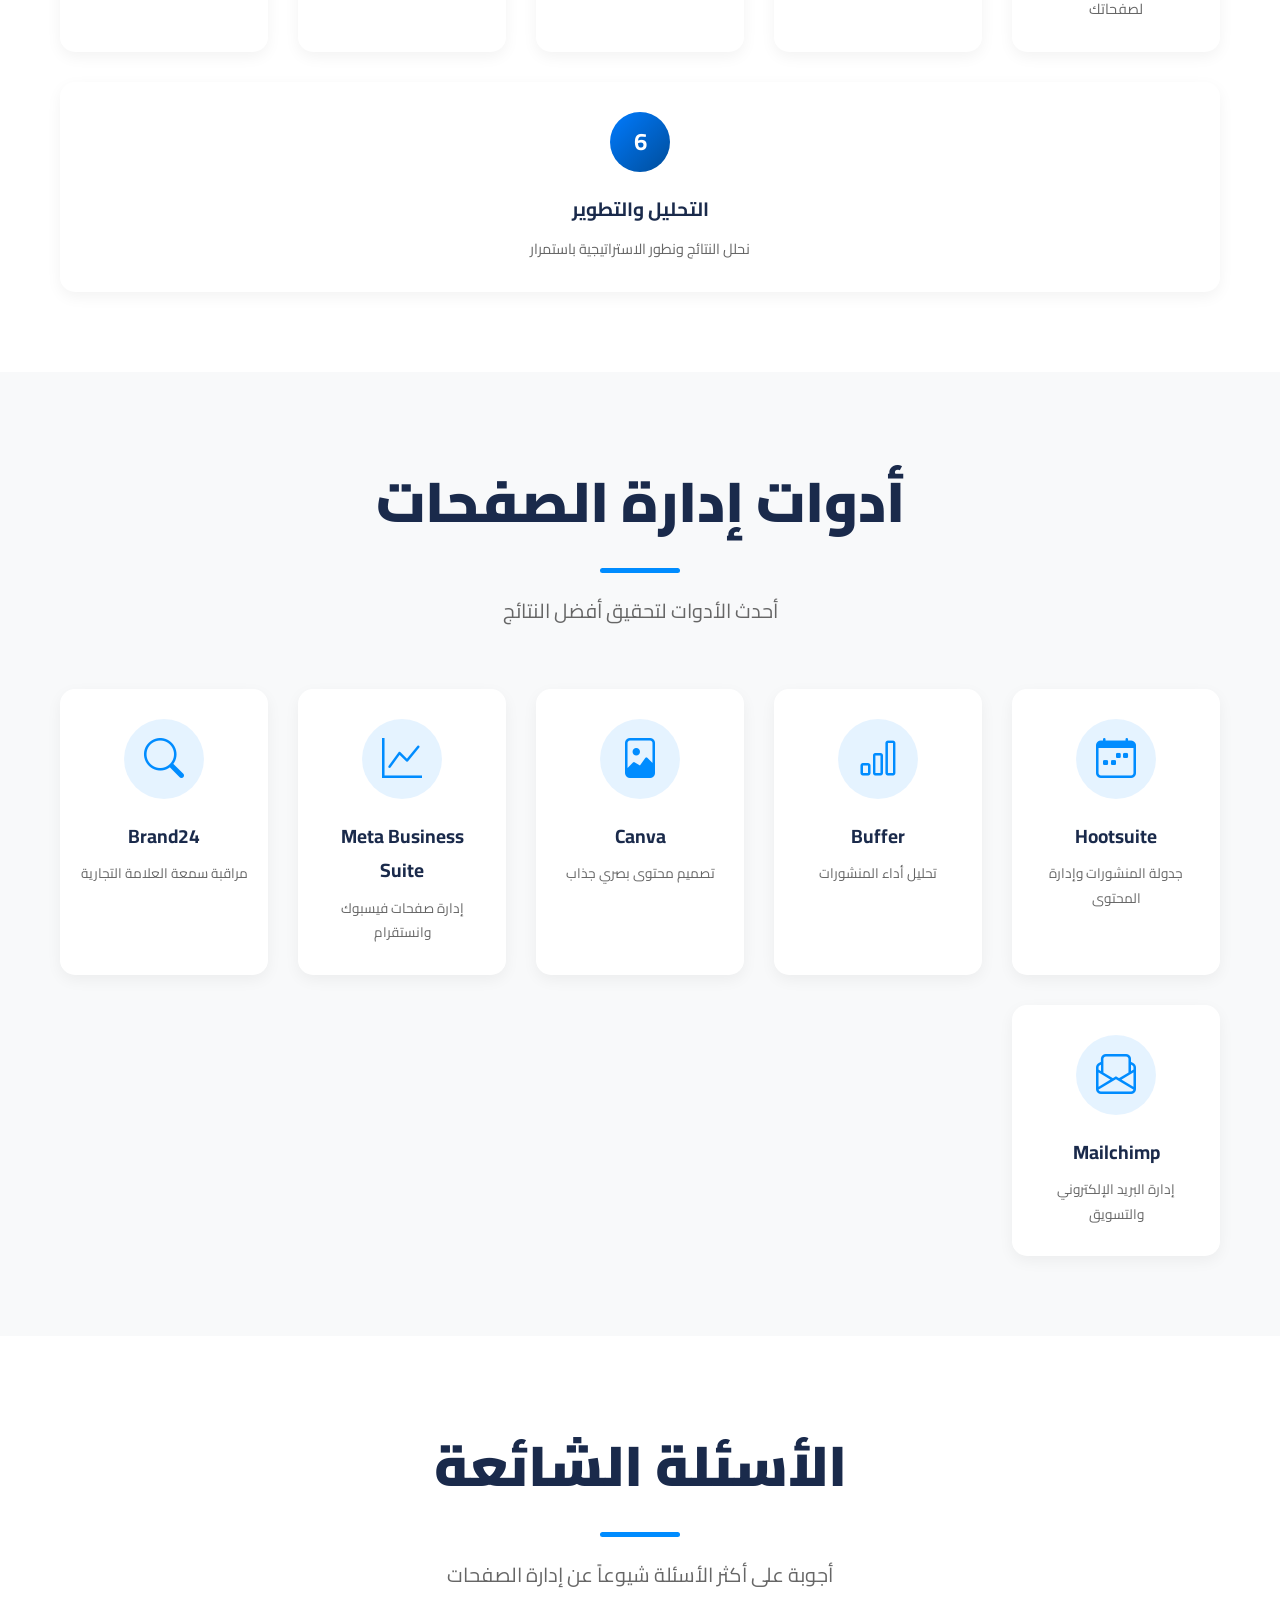
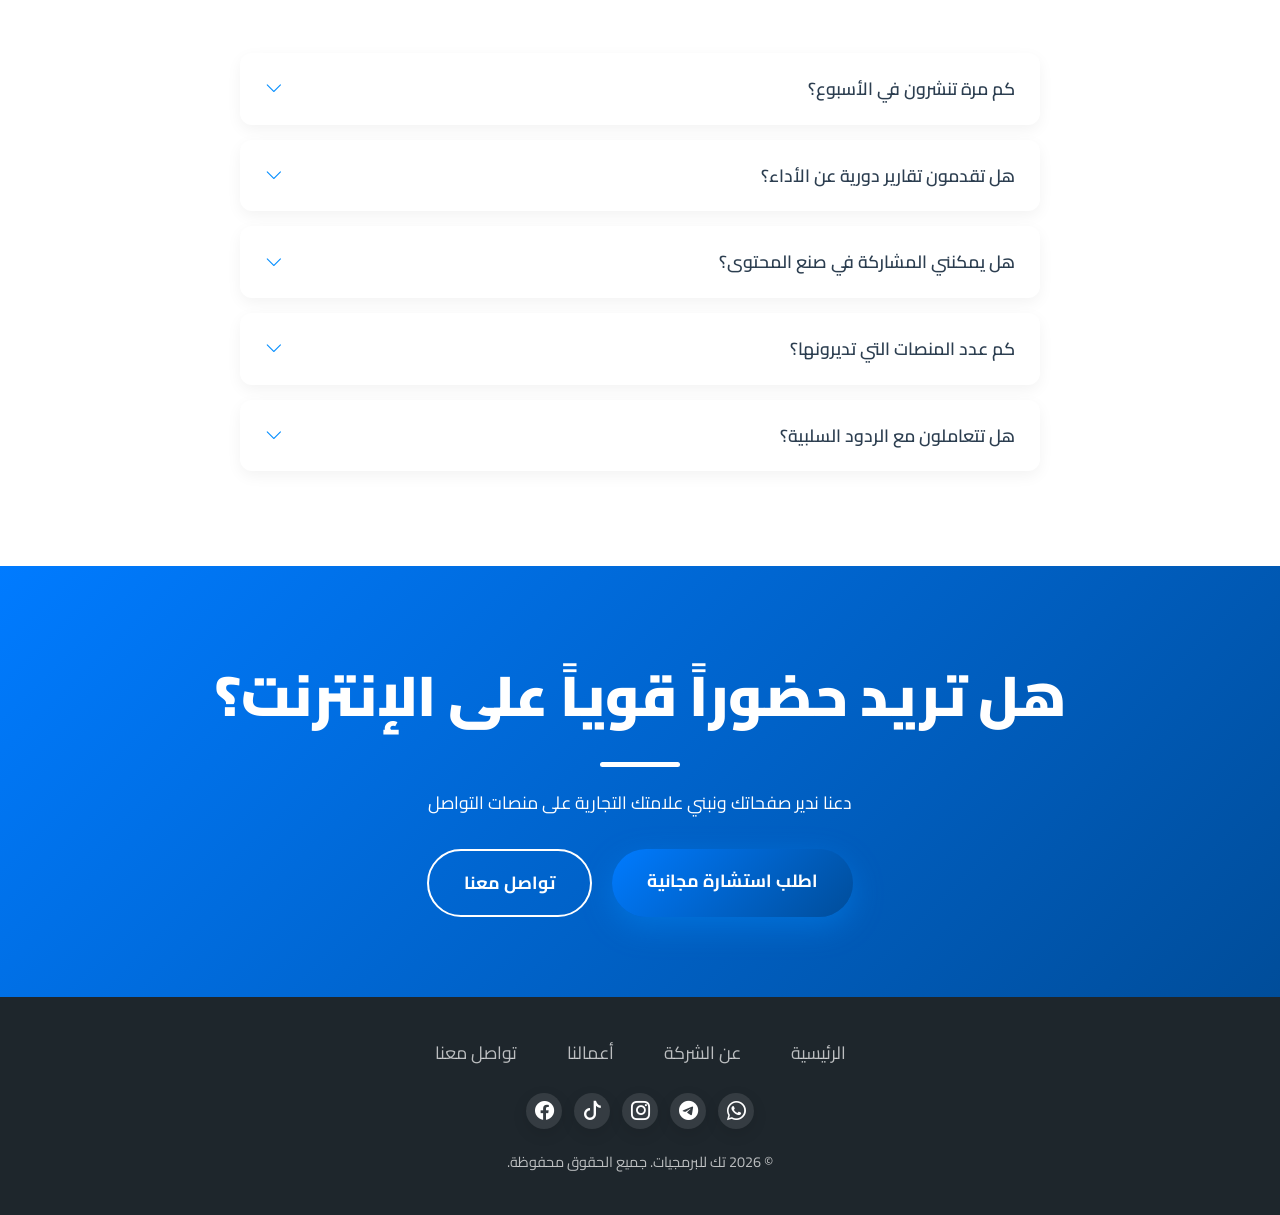
<file: management.html>
<!DOCTYPE html>
<html lang="ar" dir="rtl">
<head>
    <meta charset="UTF-8">
    <meta name="viewport" content="width=device-width, initial-scale=1.0, user-scalable=yes">
    
    <!-- SEO Meta Tags -->
    <title>إدارة الصفحات | تك - أفضل شركة إدارة صفحات التواصل الاجتماعي</title>
    <meta name="description" content="نقدم خدمات إدارة الصفحات الاحترافية على منصات التواصل الاجتماعي: إدارة محتوى، جدولة منشورات، تفاعل مع المتابعين، تحليل البيانات، وزيادة التفاعل. نضمن لك حضوراً قوياً ومستداماً على الإنترنت.">
    <meta name="keywords" content="إدارة صفحات, إدارة فيسبوك, إدارة انستقرام, إدارة تيك توك, إدارة تويتر, إدارة لينكد إن, محتوى تسويقي, تفاعل مع المتابعين">
    <meta name="author" content="تك للبرمجيات">
    <meta name="robots" content="index, follow">
    
    <!-- Open Graph Meta Tags -->
    <meta property="og:title" content="إدارة الصفحات | تك">
    <meta property="og:description" content="نضمن لك حضوراً قوياً ومستداماً على منصات التواصل الاجتماعي">
    <meta property="og:type" content="website">
    <meta property="og:locale" content="ar_AR">
    
    <link rel="stylesheet" href="https://cdnjs.cloudflare.com/ajax/libs/animate.css/4.1.1/animate.min.css"/>
    <link href="https://unpkg.com/aos@2.3.1/dist/aos.css" rel="stylesheet">
    <link rel="stylesheet" href="https://cdn.jsdelivr.net/npm/bootstrap-icons@1.11.1/font/bootstrap-icons.css">
    <link rel="stylesheet" href="style.css">
    <link rel="preconnect" href="https://fonts.googleapis.com">
    <link rel="preconnect" href="https://fonts.gstatic.com" crossorigin>
    <link href="https://fonts.googleapis.com/css2?family=Cairo:wght@400;700;900&display=swap" rel="stylesheet">
    
    <style>
        /* تنسيقات خاصة بصفحة إدارة الصفحات */
        .page-header {
            background: linear-gradient(135deg, var(--gradient-color-start) 0%, var(--gradient-color-end) 100%);
            padding: 120px 0 60px;
            text-align: center;
            color: #fff;
            position: relative;
            overflow: hidden;
        }
        
        .page-header::before {
            content: '';
            position: absolute;
            top: 0;
            left: 0;
            width: 100%;
            height: 100%;
            background: url('https://images.unsplash.com/photo-1557804506-669a67965ba0?w=1920&h=400&fit=crop') center/cover;
            opacity: 0.2;
            z-index: 0;
        }
        
        .page-header .container {
            position: relative;
            z-index: 1;
        }
        
        .page-header h1 {
            font-size: 3rem;
            margin-bottom: 20px;
            color: #fff;
        }
        
        .page-header p {
            font-size: 1.2rem;
            max-width: 700px;
            margin: 0 auto;
            opacity: 0.9;
        }
        
        @media (min-width: 768px) {
            .page-header {
                padding: 150px 0 80px;
            }
            .page-header h1 {
                font-size: 4rem;
            }
        }
        
        /* خدمات إدارة الصفحات - بنفس تنسيق الموقع الرئيسي */
        .services-section {
            padding: 80px 0;
            background: var(--light-bg);
        }
        
        .service-cards {
            display: grid;
            grid-template-columns: repeat(auto-fit, minmax(350px, 1fr));
            gap: 30px;
            margin-top: 40px;
        }
        
        .service-card {
            background: var(--white-color);
            border-radius: 20px;
            padding: 40px 30px;
            text-align: center;
            transition: all 0.4s ease;
            box-shadow: 0 10px 30px rgba(0, 0, 0, 0.08);
        }
        
        .service-card:hover {
            transform: translateY(-10px);
            box-shadow: 0 20px 40px rgba(0, 0, 0, 0.15);
        }
        
        /* أيقونة دائرية في الأعلى */
        .icon-box {
            width: 80px;
            height: 80px;
            background: linear-gradient(135deg, var(--gradient-color-start), var(--gradient-color-end));
            border-radius: 50%;
            display: flex;
            align-items: center;
            justify-content: center;
            margin: 0 auto 25px;
            box-shadow: 0 5px 20px rgba(0, 140, 255, 0.3);
            transition: all 0.4s ease;
        }
        
        .service-card:hover .icon-box {
            transform: scale(1.1);
            box-shadow: 0 8px 25px rgba(0, 140, 255, 0.4);
        }
        
        .icon-box i {
            font-size: 2.5rem;
            color: #fff;
            transition: all 0.3s ease;
        }
        
        /* العنوان تحت الأيقونة */
        .service-card h3 {
            font-size: 1.5rem;
            margin-bottom: 15px;
            color: var(--secondary-color);
            transition: color 0.3s ease;
        }
        
        /* النص تحت العنوان */
        .service-card p {
            color: #666;
            line-height: 1.7;
            transition: color 0.3s ease;
        }
        
        /* تأثير hover */
        .service-card:hover h3,
        .service-card:hover p {
            color: #fff;
        }
        
        /* المنصات التي نديرها */
        .platforms-section {
            padding: 80px 0;
        }
        
        .platforms-grid {
            display: grid;
            grid-template-columns: repeat(auto-fit, minmax(280px, 1fr));
            gap: 30px;
            margin-top: 50px;
        }
        
        .platform-item {
            background: var(--white-color);
            padding: 35px 25px;
            border-radius: 15px;
            text-align: center;
            transition: all 0.3s ease;
            box-shadow: 0 5px 20px rgba(0, 0, 0, 0.05);
        }
        
        .platform-item:hover {
            transform: translateY(-5px);
            box-shadow: 0 15px 30px rgba(0, 0, 0, 0.1);
        }
        
        .platform-icon {
            width: 80px;
            height: 80px;
            background: rgba(0, 140, 255, 0.1);
            border-radius: 50%;
            display: flex;
            align-items: center;
            justify-content: center;
            margin: 0 auto 20px;
        }
        
        .platform-icon i {
            font-size: 2.5rem;
            color: var(--primary-color);
        }
        
        .platform-item h4 {
            font-size: 1.3rem;
            margin-bottom: 15px;
        }
        
        .platform-item p {
            color: #666;
            line-height: 1.6;
            font-size: 0.9rem;
        }
        
        /* مميزات خدماتنا */
        .features-section {
            background: var(--light-bg);
            padding: 80px 0;
        }
        
        .features-grid {
            display: grid;
            grid-template-columns: repeat(auto-fit, minmax(300px, 1fr));
            gap: 30px;
            margin-top: 50px;
        }
        
        .feature-card {
            background: var(--white-color);
            padding: 35px 25px;
            border-radius: 15px;
            text-align: center;
            transition: all 0.3s ease;
            box-shadow: 0 5px 20px rgba(0, 0, 0, 0.05);
        }
        
        .feature-card:hover {
            transform: translateY(-5px);
            box-shadow: 0 15px 30px rgba(0, 0, 0, 0.1);
        }
        
        .feature-icon {
            width: 70px;
            height: 70px;
            background: rgba(0, 140, 255, 0.1);
            border-radius: 50%;
            display: flex;
            align-items: center;
            justify-content: center;
            margin: 0 auto 20px;
        }
        
        .feature-icon i {
            font-size: 2rem;
            color: var(--primary-color);
        }
        
        .feature-card h4 {
            font-size: 1.3rem;
            margin-bottom: 15px;
        }
        
        .feature-card p {
            color: #666;
            line-height: 1.7;
        }
        
        /* عملية العمل */
        .process-section {
            padding: 80px 0;
        }
        
        .process-steps {
            display: flex;
            flex-wrap: wrap;
            justify-content: center;
            gap: 30px;
            margin-top: 50px;
        }
        
        .step {
            flex: 1;
            min-width: 200px;
            text-align: center;
            position: relative;
            background: var(--white-color);
            padding: 30px 20px;
            border-radius: 15px;
            box-shadow: 0 5px 15px rgba(0, 0, 0, 0.05);
            transition: all 0.3s ease;
        }
        
        .step:hover {
            transform: translateY(-5px);
            box-shadow: 0 15px 30px rgba(0, 0, 0, 0.1);
        }
        
        .step-number {
            width: 60px;
            height: 60px;
            background: linear-gradient(135deg, var(--gradient-color-start), var(--gradient-color-end));
            color: #fff;
            font-size: 1.5rem;
            font-weight: bold;
            border-radius: 50%;
            display: flex;
            align-items: center;
            justify-content: center;
            margin: 0 auto 20px;
        }
        
        .step h4 {
            font-size: 1.2rem;
            margin-bottom: 10px;
        }
        
        .step p {
            color: #666;
            font-size: 0.9rem;
        }
        
        /* نتائج وإحصائيات */
        .stats-section {
            background: linear-gradient(135deg, var(--gradient-color-start), var(--gradient-color-end));
            padding: 80px 0;
            color: #fff;
            text-align: center;
        }
        
        .stats-section h2 {
            color: #fff;
            margin-bottom: 20px;
        }
        
        .stats-section h2::after {
            background-color: #fff;
        }
        
        .stats-grid {
            display: grid;
            grid-template-columns: repeat(auto-fit, minmax(200px, 1fr));
            gap: 40px;
            margin-top: 50px;
        }
        
        .stat-item {
            text-align: center;
        }
        
        .stat-number {
            font-size: 3rem;
            font-weight: bold;
            margin-bottom: 10px;
        }
        
        .stat-label {
            font-size: 1.1rem;
            opacity: 0.9;
        }
        
        /* أدوات إدارة الصفحات */
        .tools-section {
            background: var(--light-bg);
            padding: 80px 0;
        }
        
        .tools-grid {
            display: grid;
            grid-template-columns: repeat(auto-fit, minmax(180px, 1fr));
            gap: 30px;
            margin-top: 50px;
        }
        
        .tool-item {
            text-align: center;
            padding: 30px 20px;
            background: var(--white-color);
            border-radius: 15px;
            transition: all 0.3s ease;
            box-shadow: 0 5px 15px rgba(0, 0, 0, 0.05);
        }
        
        .tool-item:hover {
            transform: translateY(-5px);
            box-shadow: 0 15px 30px rgba(0, 0, 0, 0.1);
        }
        
        .tool-icon {
            width: 80px;
            height: 80px;
            background: rgba(0, 140, 255, 0.1);
            border-radius: 50%;
            display: flex;
            align-items: center;
            justify-content: center;
            margin: 0 auto 20px;
        }
        
        .tool-icon i {
            font-size: 2.5rem;
            color: var(--primary-color);
        }
        
        .tool-item h4 {
            font-size: 1.2rem;
            margin-bottom: 8px;
        }
        
        .tool-item p {
            color: #666;
            font-size: 0.85rem;
        }
        
        /* الأسئلة الشائعة */
        .faq-section {
            padding: 80px 0;
        }
        
        .faq-grid {
            max-width: 800px;
            margin: 50px auto 0;
        }
        
        .faq-item {
            background: var(--white-color);
            border-radius: 12px;
            margin-bottom: 15px;
            overflow: hidden;
            box-shadow: 0 5px 15px rgba(0, 0, 0, 0.05);
        }
        
        .faq-question {
            padding: 20px 25px;
            display: flex;
            justify-content: space-between;
            align-items: center;
            cursor: pointer;
            font-weight: 600;
            font-size: 1.1rem;
            transition: background 0.3s ease;
        }
        
        .faq-question:hover {
            background: rgba(0, 140, 255, 0.05);
        }
        
        .faq-question i {
            transition: transform 0.3s ease;
            color: var(--primary-color);
        }
        
        .faq-item.active .faq-question i {
            transform: rotate(180deg);
        }
        
        .faq-answer {
            padding: 0 25px;
            max-height: 0;
            overflow: hidden;
            transition: all 0.3s ease;
            color: #666;
            line-height: 1.7;
        }
        
        .faq-item.active .faq-answer {
            padding: 0 25px 20px;
            max-height: 300px;
        }
        
        /* CTA Section */
        .cta-section {
            background: linear-gradient(135deg, var(--gradient-color-start), var(--gradient-color-end));
            padding: 80px 0;
            text-align: center;
            color: #fff;
        }
        
        .cta-section h2 {
            color: #fff;
            margin-bottom: 20px;
        }
        
        .cta-section h2::after {
            background-color: #fff;
        }
        
        .cta-section p {
            max-width: 600px;
            margin: 0 auto 30px;
            font-size: 1.1rem;
            opacity: 0.95;
        }
        
        .cta-buttons {
            display: flex;
            gap: 20px;
            justify-content: center;
            flex-wrap: wrap;
        }
        
        .btn-outline-light {
            background: transparent;
            border: 2px solid #fff;
            color: #fff;
        }
        
        .btn-outline-light:hover {
            background: #fff;
            color: var(--primary-color);
            transform: translateY(-3px);
        }
        
        .breadcrumb {
            background: transparent;
            padding: 15px 0;
            margin-bottom: 0;
        }
        
        .breadcrumb a {
            color: var(--primary-color);
            text-decoration: none;
        }
        
        .breadcrumb .separator {
            margin: 0 10px;
            color: #999;
        }
        
        /* تنسيقات الوضع الليلي */
        .dark-mode .service-card,
        .dark-mode .platform-item,
        .dark-mode .feature-card,
        .dark-mode .step,
        .dark-mode .tool-item,
        .dark-mode .faq-item {
            background: #0a2a3f;
        }
        
        .dark-mode .service-card p,
        .dark-mode .platform-item p,
        .dark-mode .feature-card p,
        .dark-mode .step p,
        .dark-mode .tool-item p,
        .dark-mode .faq-answer {
            color: #b8d0ff;
        }
        
        .dark-mode .services-section,
        .dark-mode .features-section,
        .dark-mode .tools-section {
            background: #0a1a2f;
        }
        
        .dark-mode .platform-icon,
        .dark-mode .feature-icon,
        .dark-mode .tool-icon {
            background: rgba(58, 134, 255, 0.2);
        }
        
        .dark-mode .platform-icon i,
        .dark-mode .feature-icon i,
        .dark-mode .tool-icon i {
            color: #3a86ff;
        }
        
        .dark-mode .faq-question:hover {
            background: rgba(58, 134, 255, 0.1);
        }
        
        /* تأثير hover على service-card في الوضع الليلي */
        .dark-mode .service-card:hover h3,
        .dark-mode .service-card:hover p {
            color: #fff;
        }
        .service-card {
    text-align: center;
    display: flex;
    flex-direction: column;
    align-items: center;
}

.icon-box {
    margin-bottom: 20px;
}

.service-card h3 {
    margin-bottom: 15px;
}
    </style>
</head>
<body>

    <header class="main-header">
        <div class="container">
            <nav class="main-nav">
                <button class="menu-toggle" aria-label="Toggle navigation">
                    <i class="bi bi-list"></i>
                </button>
                <div class="nav-links-wrapper">
                    <button class="close-menu" aria-label="Close navigation menu"><i class="bi bi-x"></i></button>
                    <ul class="nav-links">
                        <li><a href="index.html">الرئيسية</a></li>
                        <li><a href="index.html#about">عناء </a></li>
                        <li><a href="index.html#services">خدماتنا</a></li>
                        <li><a href="index.html#portfolio">أعمالنا</a></li>
                        <li><a href="index.html#contact">تواصل </a></li>
                    </ul>
                </div>
            </nav>
            <a href="index.html" class="logo">
                <img src="logo.jpg" alt="تك للبرمجيات" class="site-logo">
            </a>
            <div class="header-social-cta">
                <div class="social-icons">
                    <a href="https://wa.me/967733668040" target="_blank"><i class="bi bi-whatsapp"></i></a>
                    <a href="https://t.me/av47x" target="_blank"><i class="bi bi-telegram"></i></a>
                    <a href="https://www.instagram.com/tech_ye" target="_blank"><i class="bi bi-instagram"></i></a>
                    <a href="https://www.tiktok.com/@tech_ye" target="_blank"><i class="bi bi-tiktok"></i></a>
                    <a href="https://www.facebook.com/1DmZkmecy7" target="_blank"><i class="bi bi-facebook"></i></a>
                </div>
                <button class="dark-mode-toggle" id="darkModeToggle" aria-label="الوضع الليلي">
                    <i class="bi bi-moon-stars"></i>
                </button>
            </div>
        </div>
    </header>

    <!-- Breadcrumb -->
    <div class="breadcrumb">
        <div class="container">
            <a href="index.html">الرئيسية</a>
            <span class="separator">›</span>
            <span>إدارة الصفحات</span>
        </div>
    </div>

    <!-- Page Header -->
    <section class="page-header">
        <div class="container">
            <h1 data-aos="fade-up">إدارة الصفحات</h1>
            <p data-aos="fade-up" data-aos-delay="100">نبني حضوراً قوياً لعلامتك التجارية وندير صفحاتك باحترافية</p>
        </div>
    </section>

    <!-- Services Section - بنفس ترتيب الموقع الرئيسي -->
    <section class="services-section">
        <div class="container">
            <h2 data-aos="fade-up">خدمات إدارة الصفحات</h2>
            <p class="section-subtitle" data-aos="fade-up" data-aos-delay="100">حلول متكاملة لإدارة صفحاتك على منصات التواصل</p>
            
            <div class="service-cards">
                <div class="service-card" data-aos="fade-up" data-aos-delay="200">
                    <div class="icon-box">
                        <i class="bi bi-file-text"></i>
                    </div>
                    <h3>إدارة المحتوى</h3>
                    <p>نخطط وننشئ محتوى جذاب يناسب جمهورك المستهدف، مع جدولة منشورات منتظمة على جميع المنصات.</p>
                </div>
                
                <div class="service-card" data-aos="fade-up" data-aos-delay="300">
                    <div class="icon-box">
                        <i class="bi bi-chat-dots"></i>
                    </div>
                    <h3>التفاعل مع المتابعين</h3>
                    <p>نرد على التعليقات والرسائل بشكل احترافي، وندير المحادثات لبناء علاقات قوية مع جمهورك.</p>
                </div>
                
                <div class="service-card" data-aos="fade-up" data-aos-delay="400">
                    <div class="icon-box">
                        <i class="bi bi-calendar-week"></i>
                    </div>
                    <h3>جدولة المنشورات</h3>
                    <p>ننظم جدولاً زمنياً للنشر يضمن تواجداً مستمراً وفعالاً على منصات التواصل.</p>
                </div>
                
                <div class="service-card" data-aos="fade-up" data-aos-delay="450">
                    <div class="icon-box">
                        <i class="bi bi-bar-chart"></i>
                    </div>
                    <h3>تحليل الأداء</h3>
                    <p>نقدم تقارير دورية تحليلية عن أداء صفحاتك، مع توصيات للتحسين المستمر.</p>
                </div>
                
                <div class="service-card" data-aos="fade-up" data-aos-delay="500">
                    <div class="icon-box">
                        <i class="bi bi-graph-up"></i>
                    </div>
                    <h3>زيادة التفاعل</h3>
                    <p>نستخدم استراتيجيات متقدمة لزيادة التفاعل والمشاركة على صفحاتك.</p>
                </div>
                
                <div class="service-card" data-aos="fade-up" data-aos-delay="550">
                    <div class="icon-box">
                        <i class="bi bi-people"></i>
                    </div>
                    <h3>تنمية المتابعين</h3>
                    <p>نعمل على زيادة عدد المتابعين العضويين المهتمين بمحتواك ومنتجاتك.</p>
                </div>
            </div>
        </div>
    </section>

    <!-- Platforms Section -->
    <section class="platforms-section">
        <div class="container">
            <h2 data-aos="fade-up">المنصات التي نديرها</h2>
            <p class="section-subtitle" data-aos="fade-up" data-aos-delay="100">نقدم خدماتنا على جميع منصات التواصل الاجتماعي</p>
            
            <div class="platforms-grid">
                <div class="platform-item" data-aos="fade-up" data-aos-delay="200">
                    <div class="platform-icon">
                        <i class="bi bi-facebook"></i>
                    </div>
                    <h4>فيسبوك</h4>
                    <p>إدارة صفحات الفيسبوك، نشر محتوى متنوع، تفاعل مع المتابعين، وإعلانات ممولة</p>
                </div>
                
                <div class="platform-item" data-aos="fade-up" data-aos-delay="250">
                    <div class="platform-icon">
                        <i class="bi bi-instagram"></i>
                    </div>
                    <h4>انستقرام</h4>
                    <p>إدارة حسابات انستقرام، تصميم محتوى بصري، ستوري، ريلز، وزيادة المتابعين</p>
                </div>
                
                <div class="platform-item" data-aos="fade-up" data-aos-delay="300">
                    <div class="platform-icon">
                        <i class="bi bi-tiktok"></i>
                    </div>
                    <h4>تيك توك</h4>
                    <p>إدارة حسابات تيك توك، إنشاء محتوى فيديو تفاعلي، وزيادة الانتشار</p>
                </div>
                
                <div class="platform-item" data-aos="fade-up" data-aos-delay="350">
                    <div class="platform-icon">
                        <i class="bi bi-twitter-x"></i>
                    </div>
                    <h4>تويتر (X)</h4>
                    <p>إدارة التغريدات، تفاعل مع المتابعين، وتتبع اتجاهات السوق</p>
                </div>
                
                <div class="platform-item" data-aos="fade-up" data-aos-delay="400">
                    <div class="platform-icon">
                        <i class="bi bi-linkedin"></i>
                    </div>
                    <h4>لينكد إن</h4>
                    <p>إدارة صفحات الشركات، محتوى مهني، وبناء علاقات B2B</p>
                </div>
                
                <div class="platform-item" data-aos="fade-up" data-aos-delay="450">
                    <div class="platform-icon">
                        <i class="bi bi-youtube"></i>
                    </div>
                    <h4>يوتيوب</h4>
                    <p>إدارة قنوات يوتيوب، جدولة الفيديوهات، وتحسين ظهور القناة</p>
                </div>
            </div>
        </div>
    </section>

    <!-- Features Section -->
    <section class="features-section">
        <div class="container">
            <h2 data-aos="fade-up">مميزات خدمات إدارة الصفحات</h2>
            <p class="section-subtitle" data-aos="fade-up" data-aos-delay="100">ما الذي يميز خدماتنا؟</p>
            
            <div class="features-grid">
                <div class="feature-card" data-aos="fade-up" data-aos-delay="200">
                    <div class="feature-icon">
                        <i class="bi bi-clock-history"></i>
                    </div>
                    <h4>توفير الوقت والجهد</h4>
                    <p>نتولى إدارة صفحاتك بالكامل لتتفرغ أنت لإدارة أعمالك الأساسية.</p>
                </div>
                
                <div class="feature-card" data-aos="fade-up" data-aos-delay="250">
                    <div class="feature-icon">
                        <i class="bi bi-bullseye"></i>
                    </div>
                    <h4>استهداف دقيق</h4>
                    <p>نحدد جمهورك المستهدف بدقة ونصمم محتوى يناسب اهتماماتهم.</p>
                </div>
                
                <div class="feature-card" data-aos="fade-up" data-aos-delay="300">
                    <div class="feature-icon">
                        <i class="bi bi-graph-up"></i>
                    </div>
                    <h4>نتائج قابلة للقياس</h4>
                    <p>نقدم تقارير دورية توضح نمو صفحاتك وزيادة التفاعل.</p>
                </div>
                
                <div class="feature-card" data-aos="fade-up" data-aos-delay="350">
                    <div class="feature-icon">
                        <i class="bi bi-chat-heart"></i>
                    </div>
                    <h4>تفاعل احترافي</h4>
                    <p>نرد على العملاء بلغة احترافية تعزز سمعة علامتك التجارية.</p>
                </div>
                
                <div class="feature-card" data-aos="fade-up" data-aos-delay="400">
                    <div class="feature-icon">
                        <i class="bi bi-calendar-check"></i>
                    </div>
                    <h4>جدولة منظمة</h4>
                    <p>نضمن تواجداً مستمراً وفعالاً على منصات التواصل.</p>
                </div>
                
                <div class="feature-card" data-aos="fade-up" data-aos-delay="450">
                    <div class="feature-icon">
                        <i class="bi bi-shield-check"></i>
                    </div>
                    <h4>أمان وحماية</h4>
                    <p>نحمي صفحاتك من الاختراقات ونضمن سلامة بياناتك.</p>
                </div>
            </div>
        </div>
    </section>

    <!-- Stats Section -->
    <section class="stats-section">
        <div class="container">
            <h2 data-aos="fade-up">نتائجنا مع العملاء</h2>
            <p class="section-subtitle" data-aos="fade-up" data-aos-delay="100" style="color: rgba(255,255,255,0.9);">أرقام تتحدث عن نجاحاتنا</p>
            
            <div class="stats-grid">
                <div class="stat-item" data-aos="fade-up" data-aos-delay="200">
                    <div class="stat-number">+500%</div>
                    <div class="stat-label">زيادة في التفاعل</div>
                </div>
                
                <div class="stat-item" data-aos="fade-up" data-aos-delay="250">
                    <div class="stat-number">+300%</div>
                    <div class="stat-label">زيادة في المتابعين</div>
                </div>
                
                <div class="stat-item" data-aos="fade-up" data-aos-delay="300">
                    <div class="stat-number">24/7</div>
                    <div class="stat-label">دعم فني</div>
                </div>
                
                <div class="stat-item" data-aos="fade-up" data-aos-delay="350">
                    <div class="stat-number">98%</div>
                    <div class="stat-label">رضا العملاء</div>
                </div>
            </div>
        </div>
    </section>

    <!-- Process Section -->
    <section class="process-section">
        <div class="container">
            <h2 data-aos="fade-up">كيف ندير صفحاتك؟</h2>
            <p class="section-subtitle" data-aos="fade-up" data-aos-delay="100">منهجية عملنا لتحقيق أفضل النتائج</p>
            
            <div class="process-steps">
                <div class="step" data-aos="fade-up" data-aos-delay="200">
                    <div class="step-number">1</div>
                    <h4>تحليل وتقييم</h4>
                    <p>نقوم بتحليل وضعك الحالي ووضع خطة مخصصة لصفحاتك</p>
                </div>
                
                <div class="step" data-aos="fade-up" data-aos-delay="300">
                    <div class="step-number">2</div>
                    <h4>تخطيط المحتوى</h4>
                    <p>نضع خطة محتوى متكاملة تناسب جمهورك وأهدافك</p>
                </div>
                
                <div class="step" data-aos="fade-up" data-aos-delay="400">
                    <div class="step-number">3</div>
                    <h4>إنشاء المحتوى</h4>
                    <p>نصمم محتوى جذاب ومناسب لكل منصة</p>
                </div>
                
                <div class="step" data-aos="fade-up" data-aos-delay="500">
                    <div class="step-number">4</div>
                    <h4>جدولة النشر</h4>
                    <p>ننشر المحتوى في الأوقات المثالية لجمهورك</p>
                </div>
                
                <div class="step" data-aos="fade-up" data-aos-delay="600">
                    <div class="step-number">5</div>
                    <h4>التفاعل والمتابعة</h4>
                    <p>نرد على التعليقات والرسائل بشكل احترافي</p>
                </div>
                
                <div class="step" data-aos="fade-up" data-aos-delay="700">
                    <div class="step-number">6</div>
                    <h4>التحليل والتطوير</h4>
                    <p>نحلل النتائج ونطور الاستراتيجية باستمرار</p>
                </div>
            </div>
        </div>
    </section>

    <!-- Tools Section -->
    <section class="tools-section">
        <div class="container">
            <h2 data-aos="fade-up">أدوات إدارة الصفحات</h2>
            <p class="section-subtitle" data-aos="fade-up" data-aos-delay="100">أحدث الأدوات لتحقيق أفضل النتائج</p>
            
            <div class="tools-grid">
                <div class="tool-item" data-aos="fade-up" data-aos-delay="200">
                    <div class="tool-icon">
                        <i class="bi bi-calendar-week"></i>
                    </div>
                    <h4>Hootsuite</h4>
                    <p>جدولة المنشورات وإدارة المحتوى</p>
                </div>
                
                <div class="tool-item" data-aos="fade-up" data-aos-delay="250">
                    <div class="tool-icon">
                        <i class="bi bi-bar-chart"></i>
                    </div>
                    <h4>Buffer</h4>
                    <p>تحليل أداء المنشورات</p>
                </div>
                
                <div class="tool-item" data-aos="fade-up" data-aos-delay="300">
                    <div class="tool-icon">
                        <i class="bi bi-file-image"></i>
                    </div>
                    <h4>Canva</h4>
                    <p>تصميم محتوى بصري جذاب</p>
                </div>
                
                <div class="tool-item" data-aos="fade-up" data-aos-delay="350">
                    <div class="tool-icon">
                        <i class="bi bi-graph-up"></i>
                    </div>
                    <h4>Meta Business Suite</h4>
                    <p>إدارة صفحات فيسبوك وانستقرام</p>
                </div>
                
                <div class="tool-item" data-aos="fade-up" data-aos-delay="400">
                    <div class="tool-icon">
                        <i class="bi bi-search"></i>
                    </div>
                    <h4>Brand24</h4>
                    <p>مراقبة سمعة العلامة التجارية</p>
                </div>
                
                <div class="tool-item" data-aos="fade-up" data-aos-delay="450">
                    <div class="tool-icon">
                        <i class="bi bi-envelope-paper"></i>
                    </div>
                    <h4>Mailchimp</h4>
                    <p>إدارة البريد الإلكتروني والتسويق</p>
                </div>
            </div>
        </div>
    </section>

    <!-- FAQ Section -->
    <section class="faq-section">
        <div class="container">
            <h2 data-aos="fade-up">الأسئلة الشائعة</h2>
            <p class="section-subtitle" data-aos="fade-up" data-aos-delay="100">أجوبة على أكثر الأسئلة شيوعاً عن إدارة الصفحات</p>
            
            <div class="faq-grid">
                <div class="faq-item" data-aos="fade-up" data-aos-delay="200">
                    <div class="faq-question">
                        <span>كم مرة تنشرون في الأسبوع؟</span>
                        <i class="bi bi-chevron-down"></i>
                    </div>
                    <div class="faq-answer">
                        <p>ننشر محتوى يومياً (7 أيام في الأسبوع) بمعدل 3-5 منشورات يومياً حسب المنصة والاستراتيجية المتفق عليها. نضمن تواجداً مستمراً وفعالاً لصفحاتك.</p>
                    </div>
                </div>
                
                <div class="faq-item" data-aos="fade-up" data-aos-delay="250">
                    <div class="faq-question">
                        <span>هل تقدمون تقارير دورية عن الأداء؟</span>
                        <i class="bi bi-chevron-down"></i>
                    </div>
                    <div class="faq-answer">
                        <p>نعم، نقدم تقارير أسبوعية وشهرية شاملة توضح نمو المتابعين، معدل التفاعل، أفضل المنشورات، وتحليلات مفصلة عن أداء صفحاتك.</p>
                    </div>
                </div>
                
                <div class="faq-item" data-aos="fade-up" data-aos-delay="300">
                    <div class="faq-question">
                        <span>هل يمكنني المشاركة في صنع المحتوى؟</span>
                        <i class="bi bi-chevron-down"></i>
                    </div>
                    <div class="faq-answer">
                        <p>بالتأكيد، نحن نرحب بمشاركتك في توجيه المحتوى. نعمل معاً لوضع خطة المحتوى التي تعكس رؤيتك وأهدافك، ويمكنك الموافقة على المنشورات قبل النشر.</p>
                    </div>
                </div>
                
                <div class="faq-item" data-aos="fade-up" data-aos-delay="350">
                    <div class="faq-question">
                        <span>كم عدد المنصات التي تديرونها؟</span>
                        <i class="bi bi-chevron-down"></i>
                    </div>
                    <div class="faq-answer">
                        <p>ندير جميع منصات التواصل الاجتماعي: فيسبوك، انستقرام، تيك توك، تويتر، لينكد إن، يوتيوب. يمكنك اختيار المنصات المناسبة لعملك، ونحن نديرها باحترافية.</p>
                    </div>
                </div>
                
                <div class="faq-item" data-aos="fade-up" data-aos-delay="400">
                    <div class="faq-question">
                        <span>هل تتعاملون مع الردود السلبية؟</span>
                        <i class="bi bi-chevron-down"></i>
                    </div>
                    <div class="faq-answer">
                        <p>نعم، لدينا فريق مدرب على التعامل مع جميع أنواع التعليقات والرسائل. نتعامل مع الردود السلبية بحكمة واحترافية لتحويل التجربة السلبية إلى إيجابية.</p>
                    </div>
                </div>
            </div>
        </div>
    </section>

    <!-- CTA Section -->
    <section class="cta-section">
        <div class="container">
            <h2 data-aos="fade-up">هل تريد حضوراً قوياً على الإنترنت؟</h2>
            <p data-aos="fade-up" data-aos-delay="100">دعنا ندير صفحاتك ونبني علامتك التجارية على منصات التواصل</p>
            <div class="cta-buttons" data-aos="fade-up" data-aos-delay="200">
                <a href="https://wa.me/967733668040?text=مرحباً،%20أود%20الاستفسار%20عن%20خدمات%20إدارة%20الصفحات" target="_blank" class="btn btn-primary">اطلب استشارة مجانية</a>
                <a href="index.html#contact" class="btn btn-outline-light">تواصل معنا</a>
            </div>
        </div>
    </section>

    <footer class="main-footer">
        <div class="container">
            <div class="footer-links">
                <a href="index.html">الرئيسية</a>
                <a href="index.html#about">عن الشركة</a>
                <a href="index.html#portfolio">أعمالنا</a>
                <a href="index.html#contact">تواصل معنا</a>
            </div>
            <div class="social-icons footer-social">
                <a href="https://wa.me/967733668040" target="_blank"><i class="bi bi-whatsapp"></i></a>
                <a href="https://t.me/av47x" target="_blank"><i class="bi bi-telegram"></i></a>
                <a href="https://www.instagram.com/tech_ye" target="_blank"><i class="bi bi-instagram"></i></a>
                <a href="https://www.tiktok.com/@tech_ye" target="_blank"><i class="bi bi-tiktok"></i></a>
                <a href="https://www.facebook.com/1DmZkmecy7" target="_blank"><i class="bi bi-facebook"></i></a>
            </div>
            <p>&copy; 2026 تك للبرمجيات. جميع الحقوق محفوظة.</p>
        </div>
    </footer>

    <script src="https://unpkg.com/aos@2.3.1/dist/aos.js"></script>
    <script>
        // تهيئة AOS
        AOS.init({
            duration: 800,
            once: true,
            offset: 50
        });
        
        // ==================== Dark Mode Toggle ====================
        const darkModeToggle = document.getElementById('darkModeToggle');
        const htmlElement = document.documentElement;
        
        function updateDarkModeIcon(isDark) {
            if (darkModeToggle) {
                if (isDark) {
                    darkModeToggle.innerHTML = '<i class="bi bi-sun-fill"></i>';
                } else {
                    darkModeToggle.innerHTML = '<i class="bi bi-moon-stars"></i>';
                }
            }
        }
        
        const savedTheme = localStorage.getItem('theme');
        if (savedTheme === 'dark') {
            htmlElement.classList.add('dark-mode');
            updateDarkModeIcon(true);
        } else if (window.matchMedia && window.matchMedia('(prefers-color-scheme: dark)').matches && !savedTheme) {
            htmlElement.classList.add('dark-mode');
            updateDarkModeIcon(true);
        } else {
            updateDarkModeIcon(false);
        }
        
        if (darkModeToggle) {
            darkModeToggle.addEventListener('click', function(e) {
                e.preventDefault();
                htmlElement.classList.toggle('dark-mode');
                
                if (htmlElement.classList.contains('dark-mode')) {
                    localStorage.setItem('theme', 'dark');
                    updateDarkModeIcon(true);
                } else {
                    localStorage.setItem('theme', 'light');
                    updateDarkModeIcon(false);
                }
            });
        }
        
        // ==================== FAQ Accordion ====================
        document.querySelectorAll('.faq-question').forEach(question => {
            question.addEventListener('click', () => {
                const faqItem = question.parentElement;
                faqItem.classList.toggle('active');
            });
        });
        
        // ==================== Mobile Menu Toggle ====================
        const menuToggle = document.querySelector('.menu-toggle');
        const navWrapper = document.querySelector('.nav-links-wrapper');
        const closeMenu = document.querySelector('.close-menu');
        const overlay = document.createElement('div');
        overlay.className = 'overlay';
        document.body.appendChild(overlay);
        
        function toggleMenu() {
            navWrapper.classList.toggle('active');
            overlay.classList.toggle('active');
            document.body.style.overflow = navWrapper.classList.contains('active') ? 'hidden' : 'auto';
        }
        
        if (menuToggle) menuToggle.addEventListener('click', toggleMenu);
        if (closeMenu) closeMenu.addEventListener('click', toggleMenu);
        overlay.addEventListener('click', toggleMenu);
        
        window.scrollTo(0, 0);
    </script>
</body>
</html>
</file>
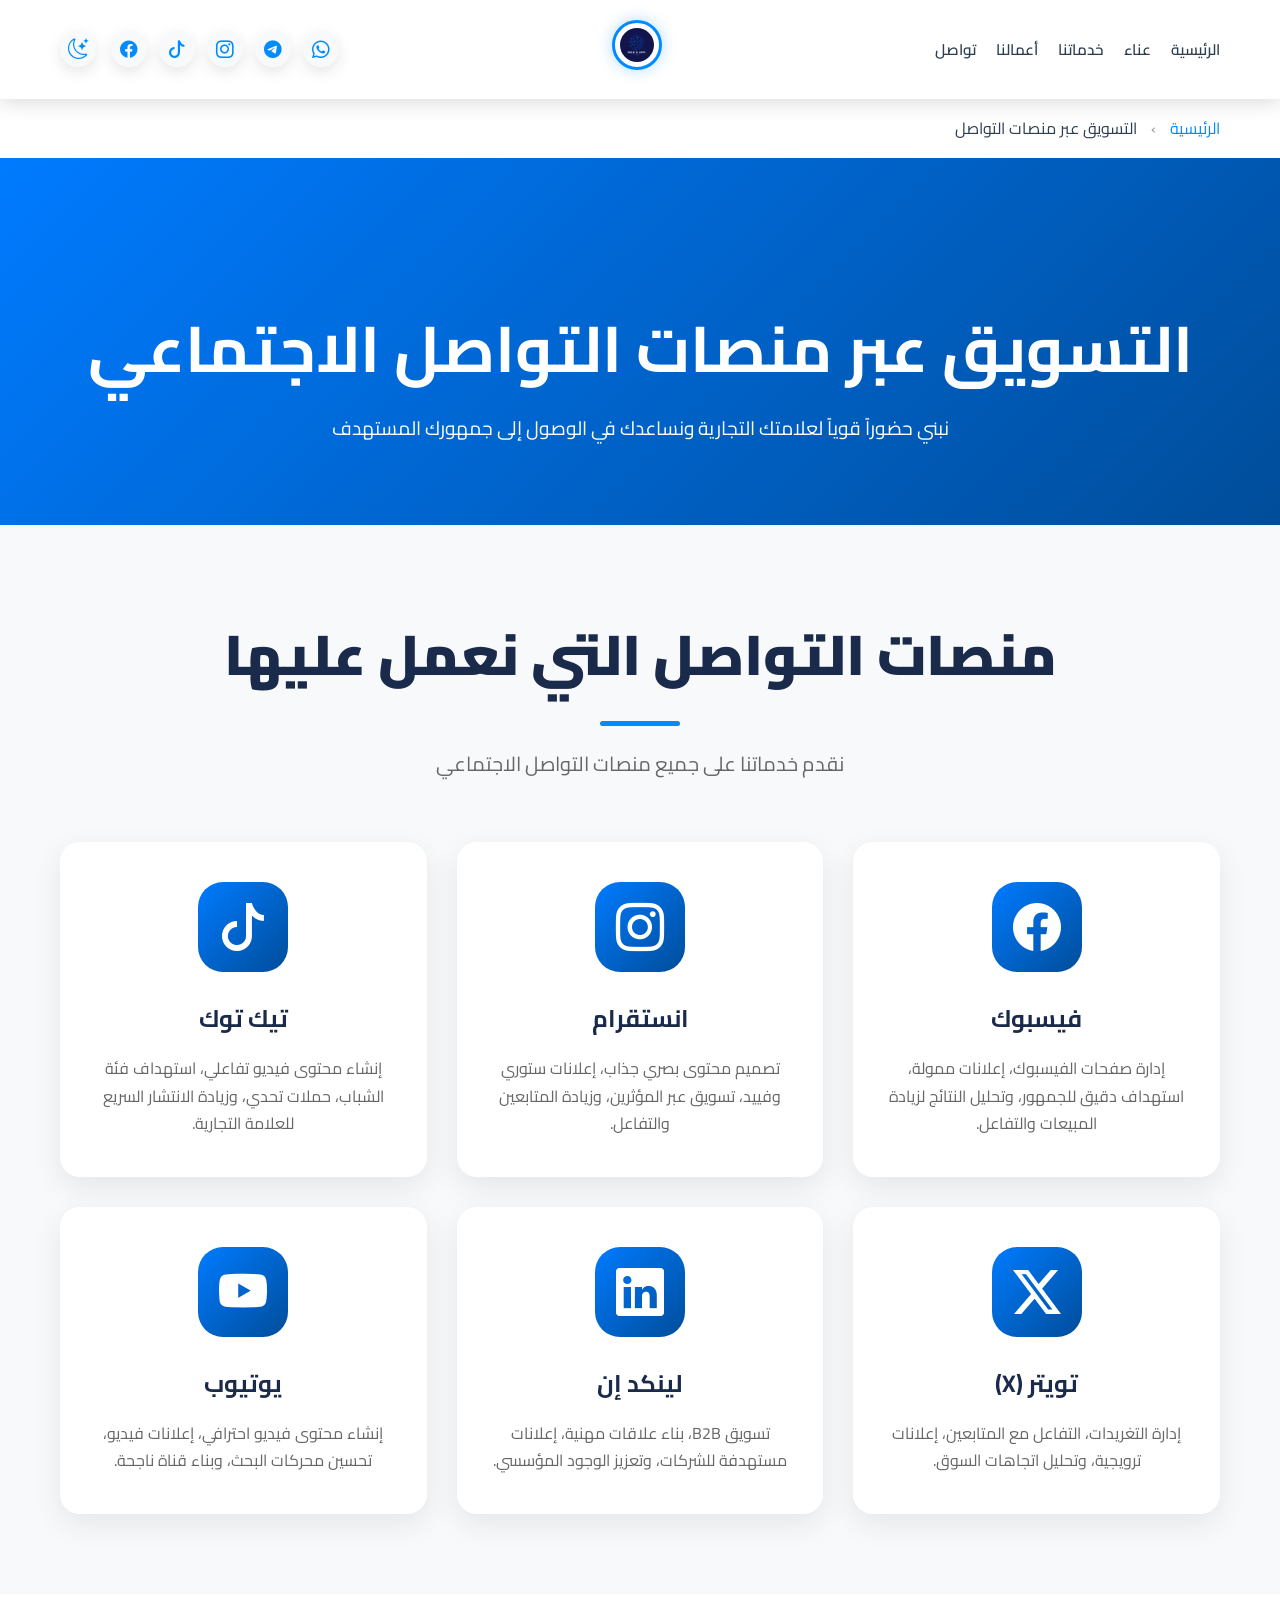
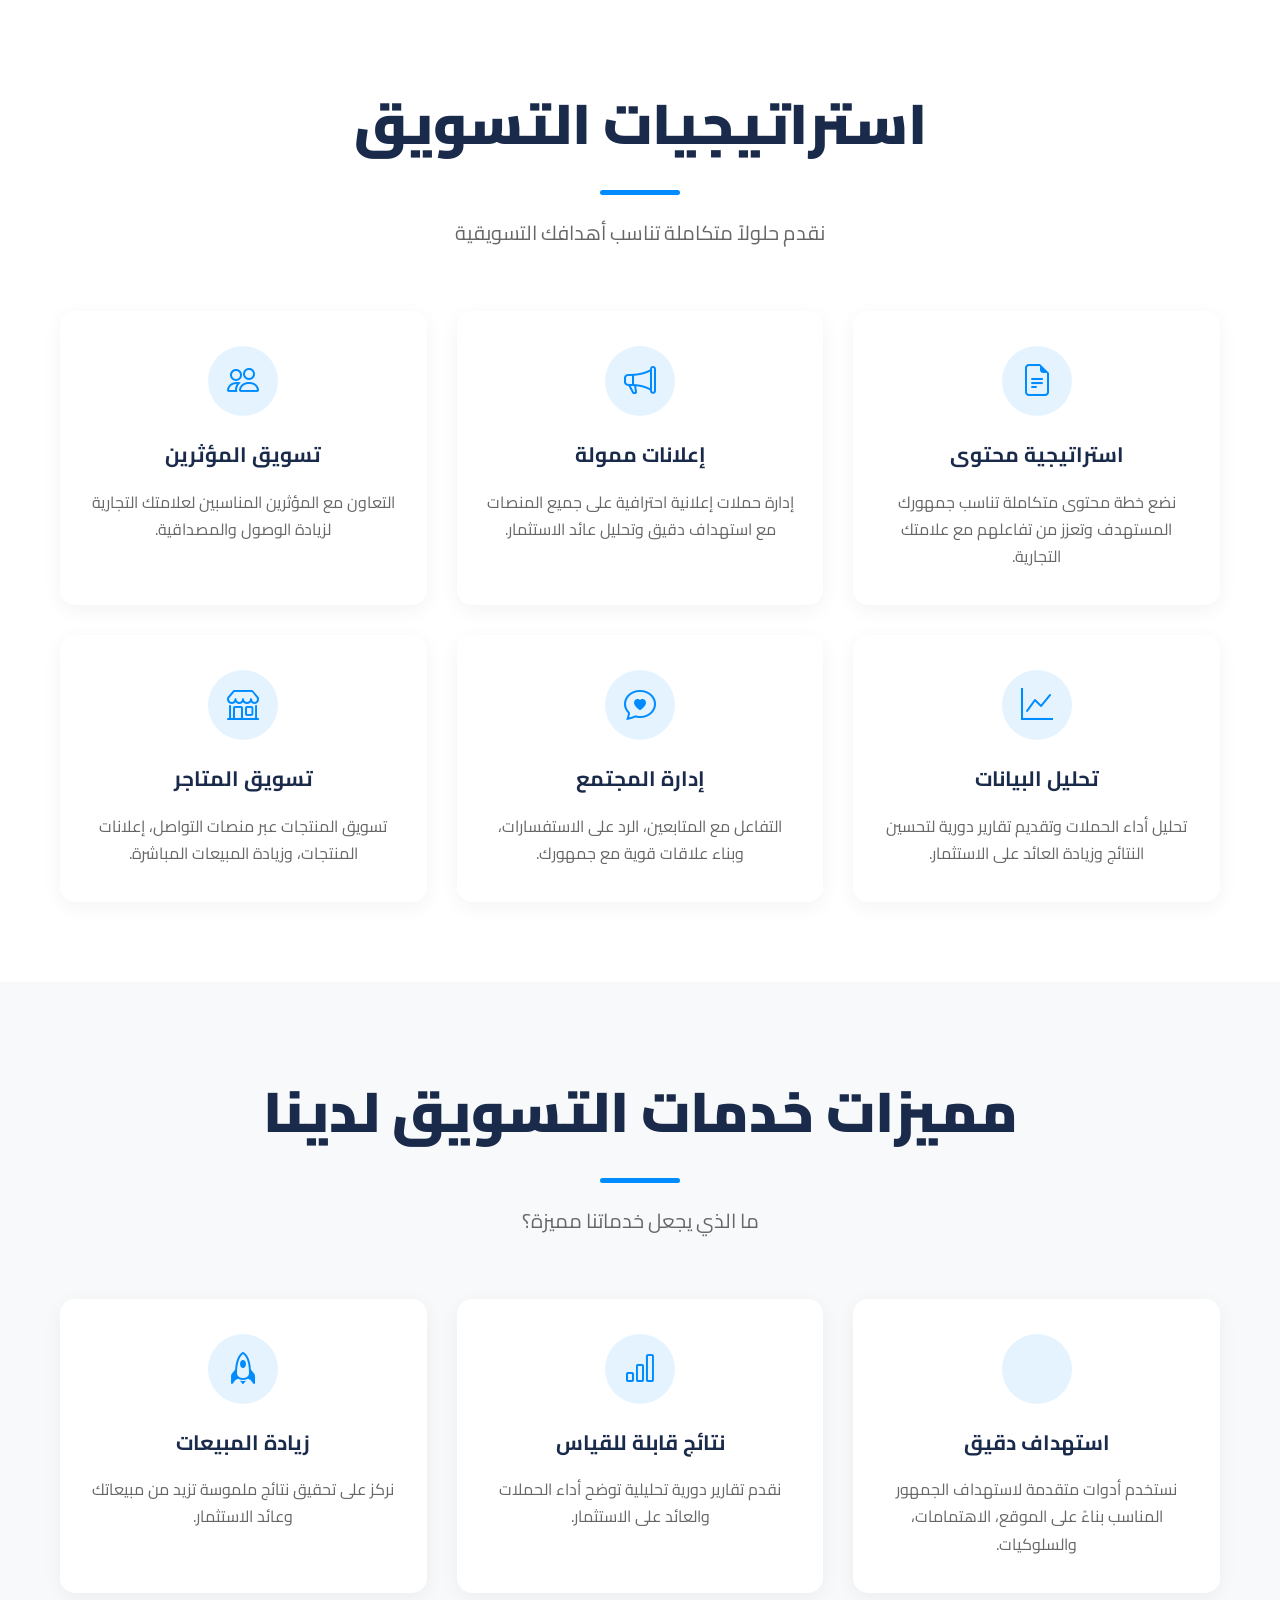
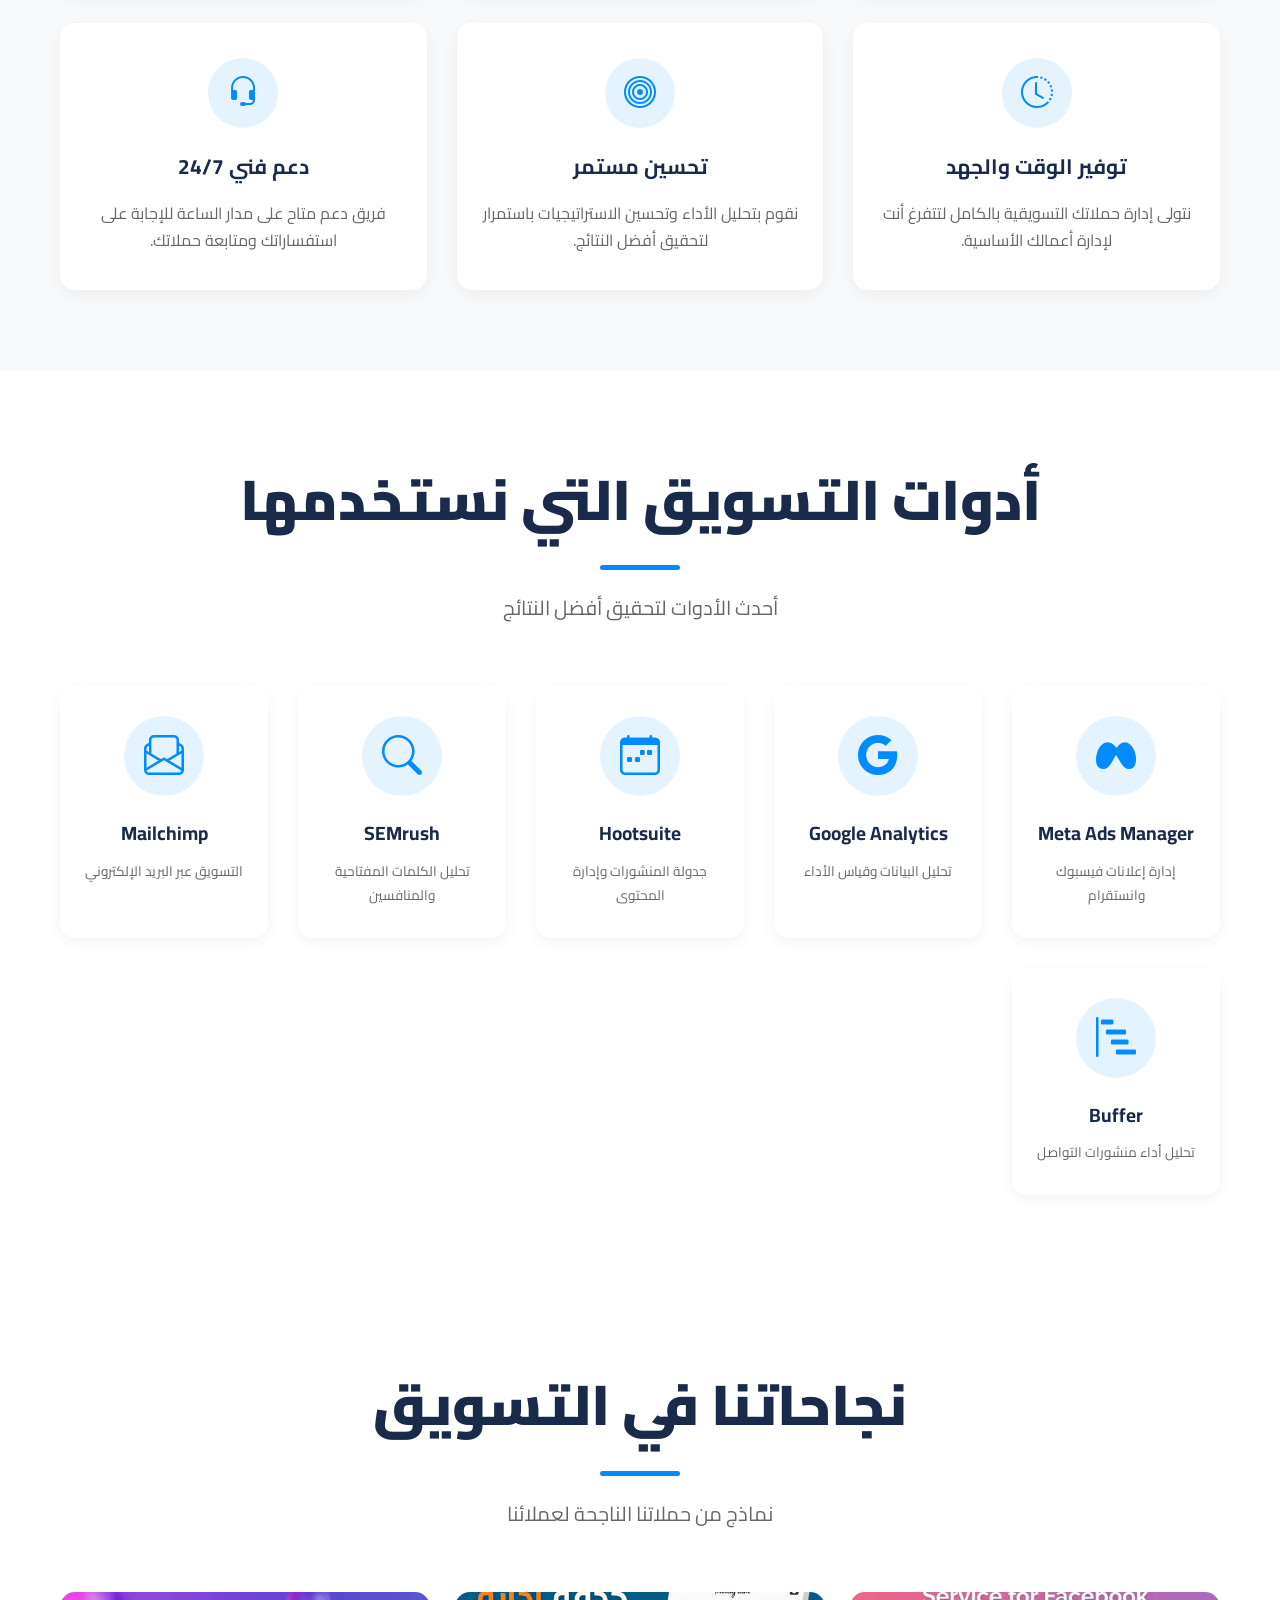
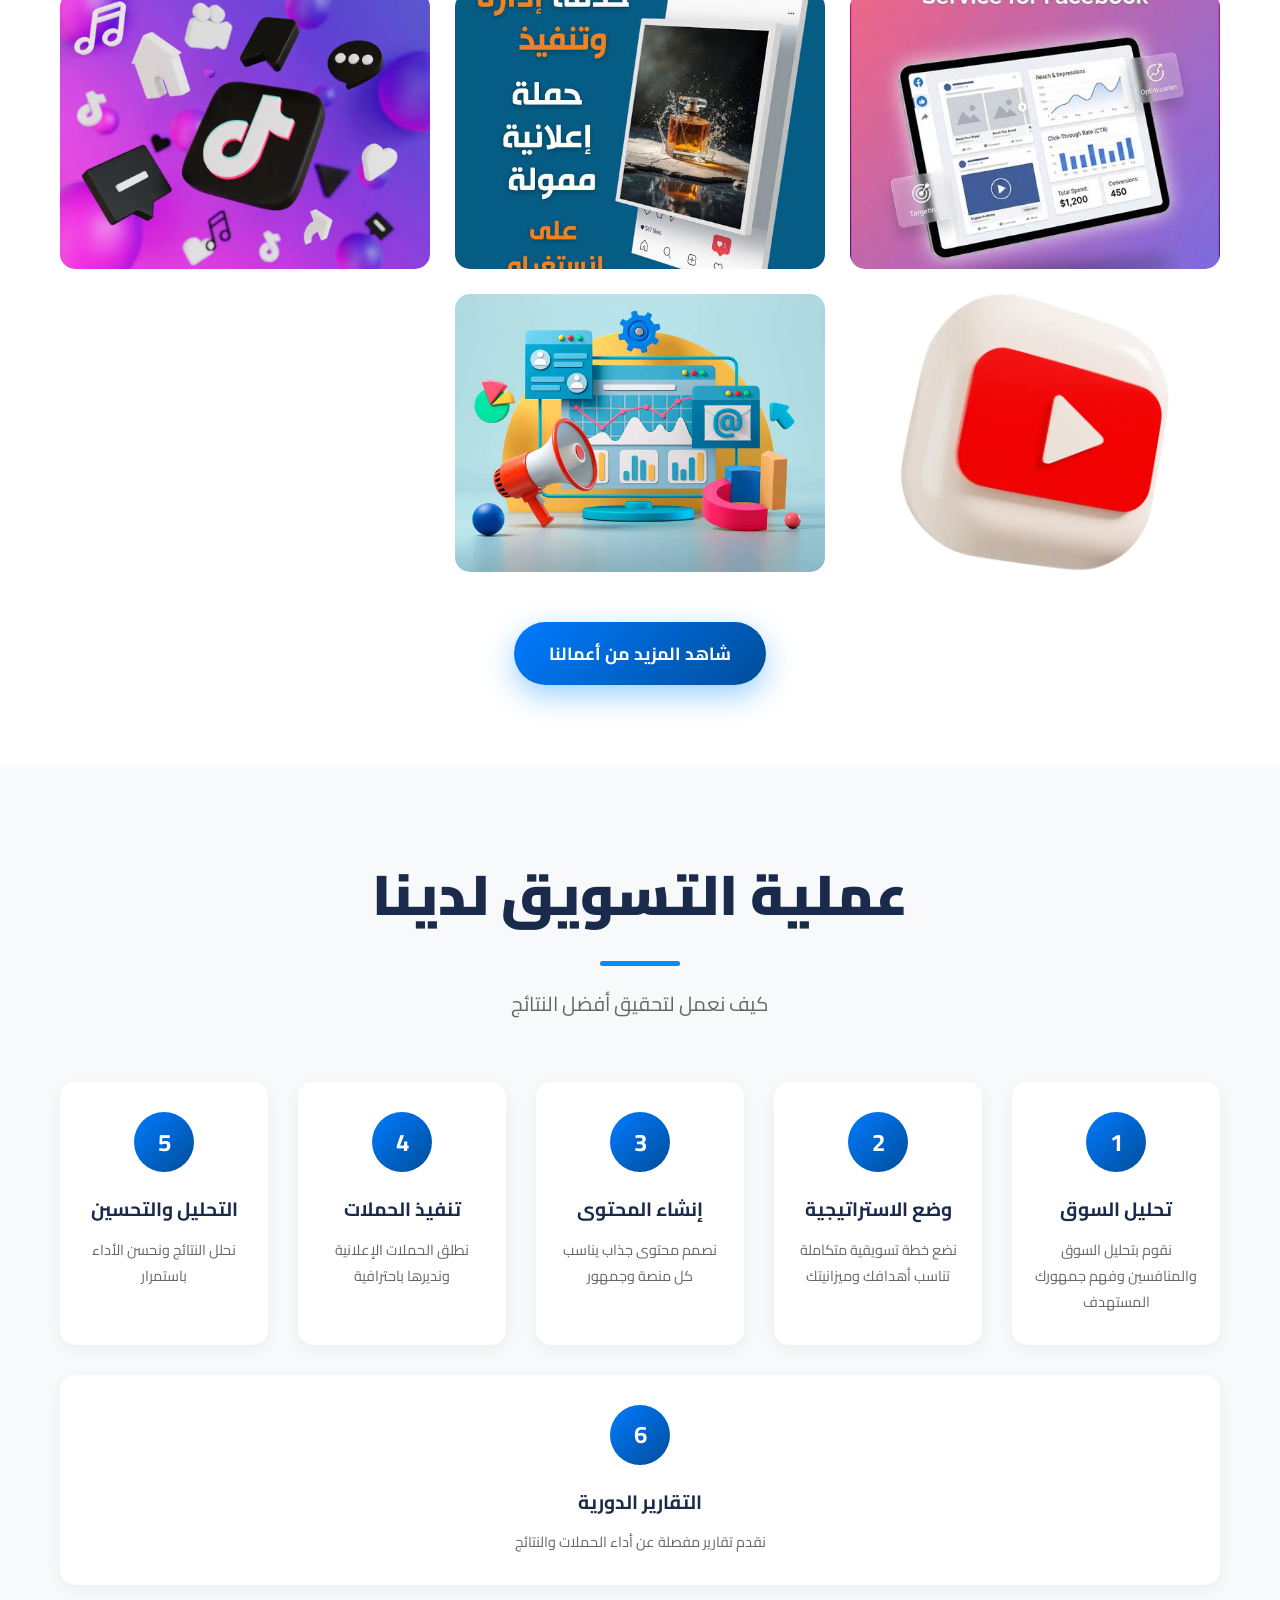
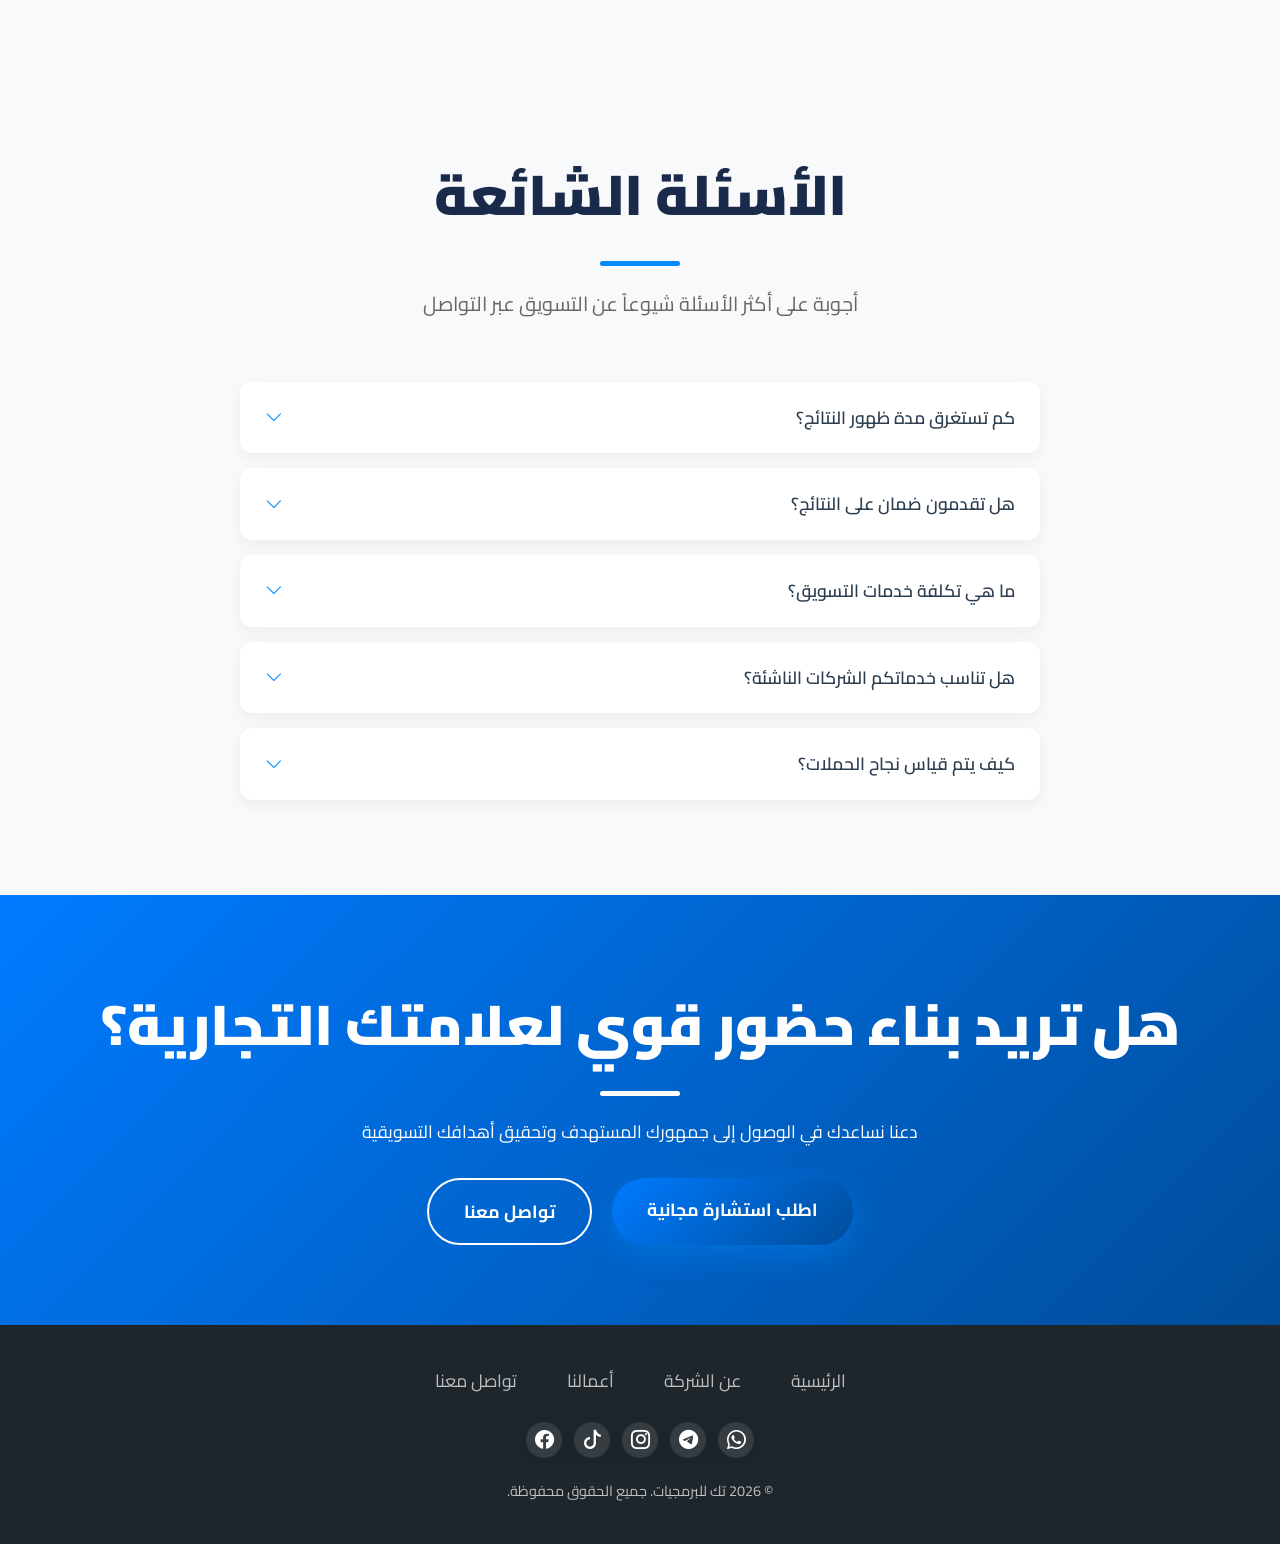
<file: marketing.html>
<!DOCTYPE html>
<html lang="ar" dir="rtl">
<head>
    <meta charset="UTF-8">
    <meta name="viewport" content="width=device-width, initial-scale=1.0, user-scalable=yes">
    
    <!-- SEO Meta Tags -->
    <title>التسويق عبر منصات التواصل | تك - أفضل شركة تسويق رقمي</title>
    <meta name="description" content="نقدم خدمات التسويق عبر منصات التواصل الاجتماعي: إدارة صفحات، استراتيجيات تسويق، إعلانات ممولة، تحليل بيانات، وزيادة المبيعات. نساعدك في بناء حضور قوي لعلامتك التجارية على الإنترنت.">
    <meta name="keywords" content="تسويق رقمي, تسويق عبر التواصل, إدارة صفحات, إعلانات فيسبوك, إعلانات انستقرام, تسويق تيك توك, تحسين محركات البحث, استراتيجيات تسويق">
    <meta name="author" content="تك للبرمجيات">
    <meta name="robots" content="index, follow">
    
    <!-- Open Graph Meta Tags -->
    <meta property="og:title" content="التسويق عبر منصات التواصل | تك">
    <meta property="og:description" content="نساعدك في بناء حضور قوي لعلامتك التجارية على منصات التواصل الاجتماعي">
    <meta property="og:type" content="website">
    <meta property="og:locale" content="ar_AR">
    
    <link rel="stylesheet" href="https://cdnjs.cloudflare.com/ajax/libs/animate.css/4.1.1/animate.min.css"/>
    <link href="https://unpkg.com/aos@2.3.1/dist/aos.css" rel="stylesheet">
    <link rel="stylesheet" href="https://cdn.jsdelivr.net/npm/bootstrap-icons@1.11.1/font/bootstrap-icons.css">
    <link rel="stylesheet" href="style.css">
    <link rel="preconnect" href="https://fonts.googleapis.com">
    <link rel="preconnect" href="https://fonts.gstatic.com" crossorigin>
    <link href="https://fonts.googleapis.com/css2?family=Cairo:wght@400;700;900&display=swap" rel="stylesheet">
    
    <style>
        /* تنسيقات خاصة بصفحة التسويق عبر منصات التواصل */
        .page-header {
            background: linear-gradient(135deg, var(--gradient-color-start) 0%, var(--gradient-color-end) 100%);
            padding: 120px 0 60px;
            text-align: center;
            color: #fff;
            position: relative;
            overflow: hidden;
        }
        
        .page-header::before {
            content: '';
            position: absolute;
            top: 0;
            left: 0;
            width: 100%;
            height: 100%;
            background: url('https://images.unsplash.com/photo-1611162617213-7d7a39e9b1d7?w=1920&h=400&fit=crop') center/cover;
            opacity: 0.2;
            z-index: 0;
        }
        
        .page-header .container {
            position: relative;
            z-index: 1;
        }
        
        .page-header h1 {
            font-size: 3rem;
            margin-bottom: 20px;
            color: #fff;
        }
        
        .page-header p {
            font-size: 1.2rem;
            max-width: 700px;
            margin: 0 auto;
            opacity: 0.9;
        }
        
        @media (min-width: 768px) {
            .page-header {
                padding: 150px 0 80px;
            }
            .page-header h1 {
                font-size: 4rem;
            }
        }
        
        /* منصات التواصل */
        .platforms-section {
            padding: 80px 0;
            background: var(--light-bg);
        }
        
        .platforms-grid {
            display: grid;
            grid-template-columns: repeat(auto-fit, minmax(300px, 1fr));
            gap: 30px;
            margin-top: 40px;
        }
        
        .platform-card {
            background: var(--white-color);
            border-radius: 20px;
            padding: 40px 30px;
            text-align: center;
            transition: all 0.4s ease;
            box-shadow: 0 10px 30px rgba(0, 0, 0, 0.08);
        }
        
        .platform-card:hover {
            transform: translateY(-10px);
            box-shadow: 0 20px 40px rgba(0, 0, 0, 0.15);
        }
        
        .platform-icon {
            width: 90px;
            height: 90px;
            background: linear-gradient(135deg, var(--gradient-color-start), var(--gradient-color-end));
            border-radius: 25px;
            display: flex;
            align-items: center;
            justify-content: center;
            margin: 0 auto 25px;
        }
        
        .platform-icon i {
            font-size: 3rem;
            color: #fff;
        }
        
        .platform-card h3 {
            font-size: 1.5rem;
            margin-bottom: 15px;
        }
        
        .platform-card p {
            color: #666;
            line-height: 1.7;
        }
        
        /* استراتيجيات التسويق */
        .strategies-section {
            padding: 80px 0;
        }
        
        .strategies-grid {
            display: grid;
            grid-template-columns: repeat(auto-fit, minmax(350px, 1fr));
            gap: 30px;
            margin-top: 50px;
        }
        
        .strategy-card {
            background: var(--white-color);
            padding: 35px 25px;
            border-radius: 15px;
            text-align: center;
            transition: all 0.3s ease;
            box-shadow: 0 5px 20px rgba(0, 0, 0, 0.05);
        }
        
        .strategy-card:hover {
            transform: translateY(-5px);
            box-shadow: 0 15px 30px rgba(0, 0, 0, 0.1);
        }
        
        .strategy-icon {
            width: 70px;
            height: 70px;
            background: rgba(0, 140, 255, 0.1);
            border-radius: 50%;
            display: flex;
            align-items: center;
            justify-content: center;
            margin: 0 auto 20px;
        }
        
        .strategy-icon i {
            font-size: 2rem;
            color: var(--primary-color);
        }
        
        .strategy-card h4 {
            font-size: 1.3rem;
            margin-bottom: 15px;
        }
        
        .strategy-card p {
            color: #666;
            line-height: 1.7;
        }
        
        /* مميزات خدماتنا */
        .features-section {
            background: var(--light-bg);
            padding: 80px 0;
        }
        
        .features-grid {
            display: grid;
            grid-template-columns: repeat(auto-fit, minmax(300px, 1fr));
            gap: 30px;
            margin-top: 50px;
        }
        
        .feature-card {
            background: var(--white-color);
            padding: 35px 25px;
            border-radius: 15px;
            text-align: center;
            transition: all 0.3s ease;
            box-shadow: 0 5px 20px rgba(0, 0, 0, 0.05);
        }
        
        .feature-card:hover {
            transform: translateY(-5px);
            box-shadow: 0 15px 30px rgba(0, 0, 0, 0.1);
        }
        
        .feature-icon {
            width: 70px;
            height: 70px;
            background: rgba(0, 140, 255, 0.1);
            border-radius: 50%;
            display: flex;
            align-items: center;
            justify-content: center;
            margin: 0 auto 20px;
        }
        
        .feature-icon i {
            font-size: 2rem;
            color: var(--primary-color);
        }
        
        .feature-card h4 {
            font-size: 1.3rem;
            margin-bottom: 15px;
        }
        
        .feature-card p {
            color: #666;
            line-height: 1.7;
        }
        
        /* معرض الأعمال */
        .portfolio-showcase {
            padding: 80px 0;
        }
        
        .showcase-grid {
            display: grid;
            grid-template-columns: repeat(auto-fit, minmax(350px, 1fr));
            gap: 25px;
            margin-top: 50px;
        }
        
        .showcase-item {
            position: relative;
            border-radius: 15px;
            overflow: hidden;
            aspect-ratio: 4/3;
            cursor: pointer;
        }
        
        .showcase-item img {
            width: 100%;
            height: 100%;
            object-fit: cover;
            transition: transform 0.5s ease;
        }
        
        .showcase-overlay {
            position: absolute;
            top: 0;
            left: 0;
            width: 100%;
            height: 100%;
            background: linear-gradient(to top, rgba(0, 140, 255, 0.95), rgba(0, 77, 154, 0.85));
            display: flex;
            align-items: flex-end;
            padding: 25px;
            opacity: 0;
            transition: opacity 0.4s ease;
        }
        
        .showcase-item:hover .showcase-overlay {
            opacity: 1;
        }
        
        .showcase-item:hover img {
            transform: scale(1.1);
        }
        
        .showcase-content {
            color: #fff;
            transform: translateY(20px);
            transition: transform 0.4s ease;
        }
        
        .showcase-item:hover .showcase-content {
            transform: translateY(0);
        }
        
        .showcase-content h4 {
            color: #fff;
            font-size: 1.3rem;
            margin-bottom: 5px;
        }
        
        .showcase-content p {
            font-size: 0.9rem;
            opacity: 0.9;
        }
        
        /* العملية */
        .process-section {
            background: var(--light-bg);
            padding: 80px 0;
        }
        
        .process-steps {
            display: flex;
            flex-wrap: wrap;
            justify-content: center;
            gap: 30px;
            margin-top: 50px;
        }
        
        .step {
            flex: 1;
            min-width: 200px;
            text-align: center;
            position: relative;
            background: var(--white-color);
            padding: 30px 20px;
            border-radius: 15px;
            box-shadow: 0 5px 15px rgba(0, 0, 0, 0.05);
            transition: all 0.3s ease;
        }
        
        .step:hover {
            transform: translateY(-5px);
            box-shadow: 0 15px 30px rgba(0, 0, 0, 0.1);
        }
        
        .step-number {
            width: 60px;
            height: 60px;
            background: linear-gradient(135deg, var(--gradient-color-start), var(--gradient-color-end));
            color: #fff;
            font-size: 1.5rem;
            font-weight: bold;
            border-radius: 50%;
            display: flex;
            align-items: center;
            justify-content: center;
            margin: 0 auto 20px;
        }
        
        .step h4 {
            font-size: 1.2rem;
            margin-bottom: 10px;
        }
        
        .step p {
            color: #666;
            font-size: 0.9rem;
        }
        
        /* أدوات التسويق */
        .tools-section {
            padding: 80px 0;
        }
        
        .tools-grid {
            display: grid;
            grid-template-columns: repeat(auto-fit, minmax(180px, 1fr));
            gap: 30px;
            margin-top: 50px;
        }
        
        .tool-item {
            text-align: center;
            padding: 30px 20px;
            background: var(--white-color);
            border-radius: 15px;
            transition: all 0.3s ease;
            box-shadow: 0 5px 15px rgba(0, 0, 0, 0.05);
        }
        
        .tool-item:hover {
            transform: translateY(-5px);
            box-shadow: 0 15px 30px rgba(0, 0, 0, 0.1);
        }
        
        .tool-icon {
            width: 80px;
            height: 80px;
            background: rgba(0, 140, 255, 0.1);
            border-radius: 50%;
            display: flex;
            align-items: center;
            justify-content: center;
            margin: 0 auto 20px;
        }
        
        .tool-icon i {
            font-size: 2.5rem;
            color: var(--primary-color);
        }
        
        .tool-item h4 {
            font-size: 1.2rem;
            margin-bottom: 8px;
        }
        
        .tool-item p {
            color: #666;
            font-size: 0.85rem;
        }
        
        /* الأسئلة الشائعة */
        .faq-section {
            background: var(--light-bg);
            padding: 80px 0;
        }
        
        .faq-grid {
            max-width: 800px;
            margin: 50px auto 0;
        }
        
        .faq-item {
            background: var(--white-color);
            border-radius: 12px;
            margin-bottom: 15px;
            overflow: hidden;
            box-shadow: 0 5px 15px rgba(0, 0, 0, 0.05);
        }
        
        .faq-question {
            padding: 20px 25px;
            display: flex;
            justify-content: space-between;
            align-items: center;
            cursor: pointer;
            font-weight: 600;
            font-size: 1.1rem;
            transition: background 0.3s ease;
        }
        
        .faq-question:hover {
            background: rgba(0, 140, 255, 0.05);
        }
        
        .faq-question i {
            transition: transform 0.3s ease;
            color: var(--primary-color);
        }
        
        .faq-item.active .faq-question i {
            transform: rotate(180deg);
        }
        
        .faq-answer {
            padding: 0 25px;
            max-height: 0;
            overflow: hidden;
            transition: all 0.3s ease;
            color: #666;
            line-height: 1.7;
        }
        
        .faq-item.active .faq-answer {
            padding: 0 25px 20px;
            max-height: 300px;
        }
        
        /* CTA Section */
        .cta-section {
            background: linear-gradient(135deg, var(--gradient-color-start), var(--gradient-color-end));
            padding: 80px 0;
            text-align: center;
            color: #fff;
        }
        
        .cta-section h2 {
            color: #fff;
            margin-bottom: 20px;
        }
        
        .cta-section h2::after {
            background-color: #fff;
        }
        
        .cta-section p {
            max-width: 600px;
            margin: 0 auto 30px;
            font-size: 1.1rem;
            opacity: 0.95;
        }
        
        .cta-buttons {
            display: flex;
            gap: 20px;
            justify-content: center;
            flex-wrap: wrap;
        }
        
        .btn-outline-light {
            background: transparent;
            border: 2px solid #fff;
            color: #fff;
        }
        
        .btn-outline-light:hover {
            background: #fff;
            color: var(--primary-color);
            transform: translateY(-3px);
        }
        
        .breadcrumb {
            background: transparent;
            padding: 15px 0;
            margin-bottom: 0;
        }
        
        .breadcrumb a {
            color: var(--primary-color);
            text-decoration: none;
        }
        
        .breadcrumb .separator {
            margin: 0 10px;
            color: #999;
        }
        
        /* تنسيقات الوضع الليلي */
        .dark-mode .platform-card,
        .dark-mode .strategy-card,
        .dark-mode .feature-card,
        .dark-mode .step,
        .dark-mode .tool-item,
        .dark-mode .faq-item {
            background: #0a2a3f;
        }
        
        .dark-mode .platform-card p,
        .dark-mode .strategy-card p,
        .dark-mode .feature-card p,
        .dark-mode .step p,
        .dark-mode .tool-item p,
        .dark-mode .faq-answer {
            color: #b8d0ff;
        }
        
        .dark-mode .platforms-section,
        .dark-mode .features-section,
        .dark-mode .process-section,
        .dark-mode .faq-section {
            background: #0a1a2f;
        }
        
        .dark-mode .strategy-icon,
        .dark-mode .feature-icon,
        .dark-mode .tool-icon {
            background: rgba(58, 134, 255, 0.2);
        }
        
        .dark-mode .strategy-icon i,
        .dark-mode .feature-icon i,
        .dark-mode .tool-icon i {
            color: #3a86ff;
        }
        
        .dark-mode .faq-question:hover {
            background: rgba(58, 134, 255, 0.1);
        }
    </style>
</head>
<body>

    <header class="main-header">
        <div class="container">
            <nav class="main-nav">
                <button class="menu-toggle" aria-label="Toggle navigation">
                    <i class="bi bi-list"></i>
                </button>
                <div class="nav-links-wrapper">
                    <button class="close-menu" aria-label="Close navigation menu"><i class="bi bi-x"></i></button>
                    <ul class="nav-links">
                        <li><a href="index.html">الرئيسية</a></li>
                        <li><a href="index.html#about">عناء </a></li>
                        <li><a href="index.html#services">خدماتنا</a></li>
                        <li><a href="index.html#portfolio">أعمالنا</a></li>
                        <li><a href="index.html#contact">تواصل </a></li>
                    </ul>
                </div>
            </nav>
            <a href="index.html" class="logo">
                <img src="logo.jpg" alt="تك للبرمجيات" class="site-logo">
            </a>
            <div class="header-social-cta">
                <div class="social-icons">
                    <a href="https://wa.me/967733668040" target="_blank"><i class="bi bi-whatsapp"></i></a>
                    <a href="https://t.me/av47x" target="_blank"><i class="bi bi-telegram"></i></a>
                    <a href="https://www.instagram.com/tech_ye" target="_blank"><i class="bi bi-instagram"></i></a>
                    <a href="https://www.tiktok.com/@tech_ye" target="_blank"><i class="bi bi-tiktok"></i></a>
                    <a href="https://www.facebook.com/1DmZkmecy7" target="_blank"><i class="bi bi-facebook"></i></a>
                </div>
                <button class="dark-mode-toggle" id="darkModeToggle" aria-label="الوضع الليلي">
                    <i class="bi bi-moon-stars"></i>
                </button>
            </div>
        </div>
    </header>

    <!-- Breadcrumb -->
    <div class="breadcrumb">
        <div class="container">
            <a href="index.html">الرئيسية</a>
            <span class="separator">›</span>
            <span>التسويق عبر منصات التواصل</span>
        </div>
    </div>

    <!-- Page Header -->
    <section class="page-header">
        <div class="container">
            <h1 data-aos="fade-up">التسويق عبر منصات التواصل الاجتماعي</h1>
            <p data-aos="fade-up" data-aos-delay="100">نبني حضوراً قوياً لعلامتك التجارية ونساعدك في الوصول إلى جمهورك المستهدف</p>
        </div>
    </section>

    <!-- Platforms Section -->
    <section class="platforms-section">
        <div class="container">
            <h2 data-aos="fade-up">منصات التواصل التي نعمل عليها</h2>
            <p class="section-subtitle" data-aos="fade-up" data-aos-delay="100">نقدم خدماتنا على جميع منصات التواصل الاجتماعي</p>
            
            <div class="platforms-grid">
                <div class="platform-card" data-aos="fade-up" data-aos-delay="200">
                    <div class="platform-icon">
                        <i class="bi bi-facebook"></i>
                    </div>
                    <h3>فيسبوك</h3>
                    <p>إدارة صفحات الفيسبوك، إعلانات ممولة، استهداف دقيق للجمهور، وتحليل النتائج لزيادة المبيعات والتفاعل.</p>
                </div>
                
                <div class="platform-card" data-aos="fade-up" data-aos-delay="250">
                    <div class="platform-icon">
                        <i class="bi bi-instagram"></i>
                    </div>
                    <h3>انستقرام</h3>
                    <p>تصميم محتوى بصري جذاب، إعلانات ستوري وفييد، تسويق عبر المؤثرين، وزيادة المتابعين والتفاعل.</p>
                </div>
                
                <div class="platform-card" data-aos="fade-up" data-aos-delay="300">
                    <div class="platform-icon">
                        <i class="bi bi-tiktok"></i>
                    </div>
                    <h3>تيك توك</h3>
                    <p>إنشاء محتوى فيديو تفاعلي، استهداف فئة الشباب، حملات تحدي، وزيادة الانتشار السريع للعلامة التجارية.</p>
                </div>
                
                <div class="platform-card" data-aos="fade-up" data-aos-delay="350">
                    <div class="platform-icon">
                        <i class="bi bi-twitter-x"></i>
                    </div>
                    <h3>تويتر (X)</h3>
                    <p>إدارة التغريدات، التفاعل مع المتابعين، إعلانات ترويجية، وتحليل اتجاهات السوق.</p>
                </div>
                
                <div class="platform-card" data-aos="fade-up" data-aos-delay="400">
                    <div class="platform-icon">
                        <i class="bi bi-linkedin"></i>
                    </div>
                    <h3>لينكد إن</h3>
                    <p>تسويق B2B، بناء علاقات مهنية، إعلانات مستهدفة للشركات، وتعزيز الوجود المؤسسي.</p>
                </div>
                
                <div class="platform-card" data-aos="fade-up" data-aos-delay="450">
                    <div class="platform-icon">
                        <i class="bi bi-youtube"></i>
                    </div>
                    <h3>يوتيوب</h3>
                    <p>إنشاء محتوى فيديو احترافي، إعلانات فيديو، تحسين محركات البحث، وبناء قناة ناجحة.</p>
                </div>
            </div>
        </div>
    </section>

    <!-- Strategies Section -->
    <section class="strategies-section">
        <div class="container">
            <h2 data-aos="fade-up">استراتيجيات التسويق</h2>
            <p class="section-subtitle" data-aos="fade-up" data-aos-delay="100">نقدم حلولاً متكاملة تناسب أهدافك التسويقية</p>
            
            <div class="strategies-grid">
                <div class="strategy-card" data-aos="fade-up" data-aos-delay="200">
                    <div class="strategy-icon">
                        <i class="bi bi-file-earmark-text"></i>
                    </div>
                    <h4>استراتيجية محتوى</h4>
                    <p>نضع خطة محتوى متكاملة تناسب جمهورك المستهدف وتعزز من تفاعلهم مع علامتك التجارية.</p>
                </div>
                
                <div class="strategy-card" data-aos="fade-up" data-aos-delay="250">
                    <div class="strategy-icon">
                        <i class="bi bi-megaphone"></i>
                    </div>
                    <h4>إعلانات ممولة</h4>
                    <p>إدارة حملات إعلانية احترافية على جميع المنصات مع استهداف دقيق وتحليل عائد الاستثمار.</p>
                </div>
                
                <div class="strategy-card" data-aos="fade-up" data-aos-delay="300">
                    <div class="strategy-icon">
                        <i class="bi bi-people"></i>
                    </div>
                    <h4>تسويق المؤثرين</h4>
                    <p>التعاون مع المؤثرين المناسبين لعلامتك التجارية لزيادة الوصول والمصداقية.</p>
                </div>
                
                <div class="strategy-card" data-aos="fade-up" data-aos-delay="350">
                    <div class="strategy-icon">
                        <i class="bi bi-graph-up"></i>
                    </div>
                    <h4>تحليل البيانات</h4>
                    <p>تحليل أداء الحملات وتقديم تقارير دورية لتحسين النتائج وزيادة العائد على الاستثمار.</p>
                </div>
                
                <div class="strategy-card" data-aos="fade-up" data-aos-delay="400">
                    <div class="strategy-icon">
                        <i class="bi bi-chat-heart"></i>
                    </div>
                    <h4>إدارة المجتمع</h4>
                    <p>التفاعل مع المتابعين، الرد على الاستفسارات، وبناء علاقات قوية مع جمهورك.</p>
                </div>
                
                <div class="strategy-card" data-aos="fade-up" data-aos-delay="450">
                    <div class="strategy-icon">
                        <i class="bi bi-shop"></i>
                    </div>
                    <h4>تسويق المتاجر</h4>
                    <p>تسويق المنتجات عبر منصات التواصل، إعلانات المنتجات، وزيادة المبيعات المباشرة.</p>
                </div>
            </div>
        </div>
    </section>

    <!-- Features Section -->
    <section class="features-section">
        <div class="container">
            <h2 data-aos="fade-up">مميزات خدمات التسويق لدينا</h2>
            <p class="section-subtitle" data-aos="fade-up" data-aos-delay="100">ما الذي يجعل خدماتنا مميزة؟</p>
            
            <div class="features-grid">
                <div class="feature-card" data-aos="fade-up" data-aos-delay="200">
                    <div class="feature-icon">
                        <i class="bi bi-target"></i>
                    </div>
                    <h4>استهداف دقيق</h4>
                    <p>نستخدم أدوات متقدمة لاستهداف الجمهور المناسب بناءً على الموقع، الاهتمامات، والسلوكيات.</p>
                </div>
                
                <div class="feature-card" data-aos="fade-up" data-aos-delay="250">
                    <div class="feature-icon">
                        <i class="bi bi-bar-chart"></i>
                    </div>
                    <h4>نتائج قابلة للقياس</h4>
                    <p>نقدم تقارير دورية تحليلية توضح أداء الحملات والعائد على الاستثمار.</p>
                </div>
                
                <div class="feature-card" data-aos="fade-up" data-aos-delay="300">
                    <div class="feature-icon">
                        <i class="bi bi-rocket"></i>
                    </div>
                    <h4>زيادة المبيعات</h4>
                    <p>نركز على تحقيق نتائج ملموسة تزيد من مبيعاتك وعائد الاستثمار.</p>
                </div>
                
                <div class="feature-card" data-aos="fade-up" data-aos-delay="350">
                    <div class="feature-icon">
                        <i class="bi bi-clock-history"></i>
                    </div>
                    <h4>توفير الوقت والجهد</h4>
                    <p>نتولى إدارة حملاتك التسويقية بالكامل لتتفرغ أنت لإدارة أعمالك الأساسية.</p>
                </div>
                
                <div class="feature-card" data-aos="fade-up" data-aos-delay="400">
                    <div class="feature-icon">
                        <i class="bi bi-bullseye"></i>
                    </div>
                    <h4>تحسين مستمر</h4>
                    <p>نقوم بتحليل الأداء وتحسين الاستراتيجيات باستمرار لتحقيق أفضل النتائج.</p>
                </div>
                
                <div class="feature-card" data-aos="fade-up" data-aos-delay="450">
                    <div class="feature-icon">
                        <i class="bi bi-headset"></i>
                    </div>
                    <h4>دعم فني 24/7</h4>
                    <p>فريق دعم متاح على مدار الساعة للإجابة على استفساراتك ومتابعة حملاتك.</p>
                </div>
            </div>
        </div>
    </section>

    <!-- Tools Section -->
    <section class="tools-section">
        <div class="container">
            <h2 data-aos="fade-up">أدوات التسويق التي نستخدمها</h2>
            <p class="section-subtitle" data-aos="fade-up" data-aos-delay="100">أحدث الأدوات لتحقيق أفضل النتائج</p>
            
            <div class="tools-grid">
                <div class="tool-item" data-aos="fade-up" data-aos-delay="200">
                    <div class="tool-icon">
                        <i class="bi bi-meta"></i>
                    </div>
                    <h4>Meta Ads Manager</h4>
                    <p>إدارة إعلانات فيسبوك وانستقرام</p>
                </div>
                
                <div class="tool-item" data-aos="fade-up" data-aos-delay="250">
                    <div class="tool-icon">
                        <i class="bi bi-google"></i>
                    </div>
                    <h4>Google Analytics</h4>
                    <p>تحليل البيانات وقياس الأداء</p>
                </div>
                
                <div class="tool-item" data-aos="fade-up" data-aos-delay="300">
                    <div class="tool-icon">
                        <i class="bi bi-calendar-week"></i>
                    </div>
                    <h4>Hootsuite</h4>
                    <p>جدولة المنشورات وإدارة المحتوى</p>
                </div>
                
                <div class="tool-item" data-aos="fade-up" data-aos-delay="350">
                    <div class="tool-icon">
                        <i class="bi bi-search"></i>
                    </div>
                    <h4>SEMrush</h4>
                    <p>تحليل الكلمات المفتاحية والمنافسين</p>
                </div>
                
                <div class="tool-item" data-aos="fade-up" data-aos-delay="400">
                    <div class="tool-icon">
                        <i class="bi bi-envelope-paper"></i>
                    </div>
                    <h4>Mailchimp</h4>
                    <p>التسويق عبر البريد الإلكتروني</p>
                </div>
                
                <div class="tool-item" data-aos="fade-up" data-aos-delay="450">
                    <div class="tool-icon">
                        <i class="bi bi-bar-chart-steps"></i>
                    </div>
                    <h4>Buffer</h4>
                    <p>تحليل أداء منشورات التواصل</p>
                </div>
            </div>
        </div>
    </section>

    <!-- Portfolio Showcase -->
    <section class="portfolio-showcase">
        <div class="container">
            <h2 data-aos="fade-up">نجاحاتنا في التسويق</h2>
            <p class="section-subtitle" data-aos="fade-up" data-aos-delay="100">نماذج من حملاتنا الناجحة لعملائنا</p>
            
            <div class="showcase-grid">
                <div class="showcase-item" data-aos="zoom-in" data-aos-delay="200">
                    <img src="m1.jpeg" alt="حملة فيسبوك ناجحة">
                    <div class="showcase-overlay">
                        <div class="showcase-content">
                            <h4>حملة فيسبوك</h4>
                            <p>زيادة المبيعات بنسبة 300% خلال شهر</p>
                        </div>
                    </div>
                </div>
                
                <div class="showcase-item" data-aos="zoom-in" data-aos-delay="250">
                    <img src="m2.jpeg" alt="حملة انستقرام">
                    <div class="showcase-overlay">
                        <div class="showcase-content">
                            <h4>حملة انستقرام</h4>
                            <p>زيادة المتابعين 500% في 3 أشهر</p>
                        </div>
                    </div>
                </div>
                
                <div class="showcase-item" data-aos="zoom-in" data-aos-delay="300">
                    <img src="m3.webp" alt="حملة تيك توك">
                    <div class="showcase-overlay">
                        <div class="showcase-content">
                            <h4>حملة تيك توك</h4>
                            <p>مليون مشاهدة خلال أسبوع</p>
                        </div>
                    </div>
                </div>
                
              
                
                <div class="showcase-item" data-aos="zoom-in" data-aos-delay="400">
                    <img src="m4.webp" alt="حملة يوتيوب">
                    <div class="showcase-overlay">
                        <div class="showcase-content">
                            <h4>حملة يوتيوب</h4>
                            <p>500 ألف مشاهدة فيديو</p>
                        </div>
                    </div>
                </div>
                
                <div class="showcase-item" data-aos="zoom-in" data-aos-delay="450">
                    <img src="m5.jpeg" alt="حملة تسويق متكاملة">
                    <div class="showcase-overlay">
                        <div class="showcase-content">
                            <h4>حملة متكاملة</h4>
                            <p>زيادة الوعي بالعلامة التجارية 400%</p>
                        </div>
                    </div>
                </div>
            </div>
            
            <div class="text-center mt-5" data-aos="fade-up" data-aos-delay="500">
                <a href="index.html#portfolio" class="btn btn-primary">شاهد المزيد من أعمالنا</a>
            </div>
        </div>
    </section>

    <!-- Process Section -->
    <section class="process-section">
        <div class="container">
            <h2 data-aos="fade-up">عملية التسويق لدينا</h2>
            <p class="section-subtitle" data-aos="fade-up" data-aos-delay="100">كيف نعمل لتحقيق أفضل النتائج</p>
            
            <div class="process-steps">
                <div class="step" data-aos="fade-up" data-aos-delay="200">
                    <div class="step-number">1</div>
                    <h4>تحليل السوق</h4>
                    <p>نقوم بتحليل السوق والمنافسين وفهم جمهورك المستهدف</p>
                </div>
                
                <div class="step" data-aos="fade-up" data-aos-delay="300">
                    <div class="step-number">2</div>
                    <h4>وضع الاستراتيجية</h4>
                    <p>نضع خطة تسويقية متكاملة تناسب أهدافك وميزانيتك</p>
                </div>
                
                <div class="step" data-aos="fade-up" data-aos-delay="400">
                    <div class="step-number">3</div>
                    <h4>إنشاء المحتوى</h4>
                    <p>نصمم محتوى جذاب يناسب كل منصة وجمهور</p>
                </div>
                
                <div class="step" data-aos="fade-up" data-aos-delay="500">
                    <div class="step-number">4</div>
                    <h4>تنفيذ الحملات</h4>
                    <p>نطلق الحملات الإعلانية ونديرها باحترافية</p>
                </div>
                
                <div class="step" data-aos="fade-up" data-aos-delay="600">
                    <div class="step-number">5</div>
                    <h4>التحليل والتحسين</h4>
                    <p>نحلل النتائج ونحسن الأداء باستمرار</p>
                </div>
                
                <div class="step" data-aos="fade-up" data-aos-delay="700">
                    <div class="step-number">6</div>
                    <h4>التقارير الدورية</h4>
                    <p>نقدم تقارير مفصلة عن أداء الحملات والنتائج</p>
                </div>
            </div>
        </div>
    </section>

    <!-- FAQ Section -->
    <section class="faq-section">
        <div class="container">
            <h2 data-aos="fade-up">الأسئلة الشائعة</h2>
            <p class="section-subtitle" data-aos="fade-up" data-aos-delay="100">أجوبة على أكثر الأسئلة شيوعاً عن التسويق عبر التواصل</p>
            
            <div class="faq-grid">
                <div class="faq-item" data-aos="fade-up" data-aos-delay="200">
                    <div class="faq-question">
                        <span>كم تستغرق مدة ظهور النتائج؟</span>
                        <i class="bi bi-chevron-down"></i>
                    </div>
                    <div class="faq-answer">
                        <p>تختلف المدة حسب نوع الحملة والمنصة المستهدفة. عادةً ما تبدأ النتائج الأولية بالظهور خلال 2-4 أسابيع، بينما تظهر النتائج الكاملة بعد 2-3 أشهر من بدء الحملات.</p>
                    </div>
                </div>
                
                <div class="faq-item" data-aos="fade-up" data-aos-delay="250">
                    <div class="faq-question">
                        <span>هل تقدمون ضمان على النتائج؟</span>
                        <i class="bi bi-chevron-down"></i>
                    </div>
                    <div class="faq-answer">
                        <p>نقدم ضمان على جودة العمل ونتائج الحملات ضمن الإطار المتفق عليه. نلتزم بتحقيق الأهداف المحددة في خطة التسويق مع إمكانية التعديل والتحسين المستمر.</p>
                    </div>
                </div>
                
                <div class="faq-item" data-aos="fade-up" data-aos-delay="300">
                    <div class="faq-question">
                        <span>ما هي تكلفة خدمات التسويق؟</span>
                        <i class="bi bi-chevron-down"></i>
                    </div>
                    <div class="faq-answer">
                        <p>تختلف التكلفة حسب المنصات المستهدفة، حجم الحملات، والمدة الزمنية. نقدم باقات مرنة تناسب مختلف الميزانيات، ونقدم عرض سعر مجاني بعد دراسة احتياجاتك.</p>
                    </div>
                </div>
                
                <div class="faq-item" data-aos="fade-up" data-aos-delay="350">
                    <div class="faq-question">
                        <span>هل تناسب خدماتكم الشركات الناشئة؟</span>
                        <i class="bi bi-chevron-down"></i>
                    </div>
                    <div class="faq-answer">
                        <p>بالتأكيد، لدينا باقات خاصة للشركات الناشئة والصغيرة تتناسب مع ميزانياتهم المحدودة. نساعدهم في بناء حضور قوي على منصات التواصل وتحقيق نمو مستدام.</p>
                    </div>
                </div>
                
                <div class="faq-item" data-aos="fade-up" data-aos-delay="400">
                    <div class="faq-question">
                        <span>كيف يتم قياس نجاح الحملات؟</span>
                        <i class="bi bi-chevron-down"></i>
                    </div>
                    <div class="faq-answer">
                        <p>نستخدم مجموعة من مؤشرات الأداء (KPIs) مثل: عدد المتابعين الجدد، معدل التفاعل، عدد النقرات، التحويلات، والمبيعات. نقدم تقارير تحليلية أسبوعية وشهرية توضح التقدم المحقق.</p>
                    </div>
                </div>
            </div>
        </div>
    </section>

    <!-- CTA Section -->
    <section class="cta-section">
        <div class="container">
            <h2 data-aos="fade-up">هل تريد بناء حضور قوي لعلامتك التجارية؟</h2>
            <p data-aos="fade-up" data-aos-delay="100">دعنا نساعدك في الوصول إلى جمهورك المستهدف وتحقيق أهدافك التسويقية</p>
            <div class="cta-buttons" data-aos="fade-up" data-aos-delay="200">
                <a href="https://wa.me/967733668040?text=مرحباً،%20أود%20الاستفسار%20عن%20خدمات%20التسويق%20الرقمي" target="_blank" class="btn btn-primary">اطلب استشارة مجانية</a>
                <a href="index.html#contact" class="btn btn-outline-light">تواصل معنا</a>
            </div>
        </div>
    </section>

    <footer class="main-footer">
        <div class="container">
            <div class="footer-links">
                <a href="index.html">الرئيسية</a>
                <a href="index.html#about">عن الشركة</a>
                <a href="index.html#portfolio">أعمالنا</a>
                <a href="index.html#contact">تواصل معنا</a>
            </div>
            <div class="social-icons footer-social">
                <a href="https://wa.me/967733668040" target="_blank"><i class="bi bi-whatsapp"></i></a>
                <a href="https://t.me/av47x" target="_blank"><i class="bi bi-telegram"></i></a>
                <a href="https://www.instagram.com/tech_ye" target="_blank"><i class="bi bi-instagram"></i></a>
                <a href="https://www.tiktok.com/@tech_ye" target="_blank"><i class="bi bi-tiktok"></i></a>
                <a href="https://www.facebook.com/1DmZkmecy7" target="_blank"><i class="bi bi-facebook"></i></a>
            </div>
            <p>&copy; 2026 تك للبرمجيات. جميع الحقوق محفوظة.</p>
        </div>
    </footer>

    <script src="https://unpkg.com/aos@2.3.1/dist/aos.js"></script>
    <script>
        // تهيئة AOS
        AOS.init({
            duration: 800,
            once: true,
            offset: 50
        });
        
        // ==================== Dark Mode Toggle ====================
        const darkModeToggle = document.getElementById('darkModeToggle');
        const htmlElement = document.documentElement;
        
        function updateDarkModeIcon(isDark) {
            if (darkModeToggle) {
                if (isDark) {
                    darkModeToggle.innerHTML = '<i class="bi bi-sun-fill"></i>';
                } else {
                    darkModeToggle.innerHTML = '<i class="bi bi-moon-stars"></i>';
                }
            }
        }
        
        const savedTheme = localStorage.getItem('theme');
        if (savedTheme === 'dark') {
            htmlElement.classList.add('dark-mode');
            updateDarkModeIcon(true);
        } else if (window.matchMedia && window.matchMedia('(prefers-color-scheme: dark)').matches && !savedTheme) {
            htmlElement.classList.add('dark-mode');
            updateDarkModeIcon(true);
        } else {
            updateDarkModeIcon(false);
        }
        
        if (darkModeToggle) {
            darkModeToggle.addEventListener('click', function(e) {
                e.preventDefault();
                htmlElement.classList.toggle('dark-mode');
                
                if (htmlElement.classList.contains('dark-mode')) {
                    localStorage.setItem('theme', 'dark');
                    updateDarkModeIcon(true);
                } else {
                    localStorage.setItem('theme', 'light');
                    updateDarkModeIcon(false);
                }
            });
        }
        
        // ==================== FAQ Accordion ====================
        document.querySelectorAll('.faq-question').forEach(question => {
            question.addEventListener('click', () => {
                const faqItem = question.parentElement;
                faqItem.classList.toggle('active');
            });
        });
        
        // ==================== Mobile Menu Toggle ====================
        const menuToggle = document.querySelector('.menu-toggle');
        const navWrapper = document.querySelector('.nav-links-wrapper');
        const closeMenu = document.querySelector('.close-menu');
        const overlay = document.createElement('div');
        overlay.className = 'overlay';
        document.body.appendChild(overlay);
        
        function toggleMenu() {
            navWrapper.classList.toggle('active');
            overlay.classList.toggle('active');
            document.body.style.overflow = navWrapper.classList.contains('active') ? 'hidden' : 'auto';
        }
        
        if (menuToggle) menuToggle.addEventListener('click', toggleMenu);
        if (closeMenu) closeMenu.addEventListener('click', toggleMenu);
        overlay.addEventListener('click', toggleMenu);
        
        window.scrollTo(0, 0);
    </script>
</body>
</html>
</file>
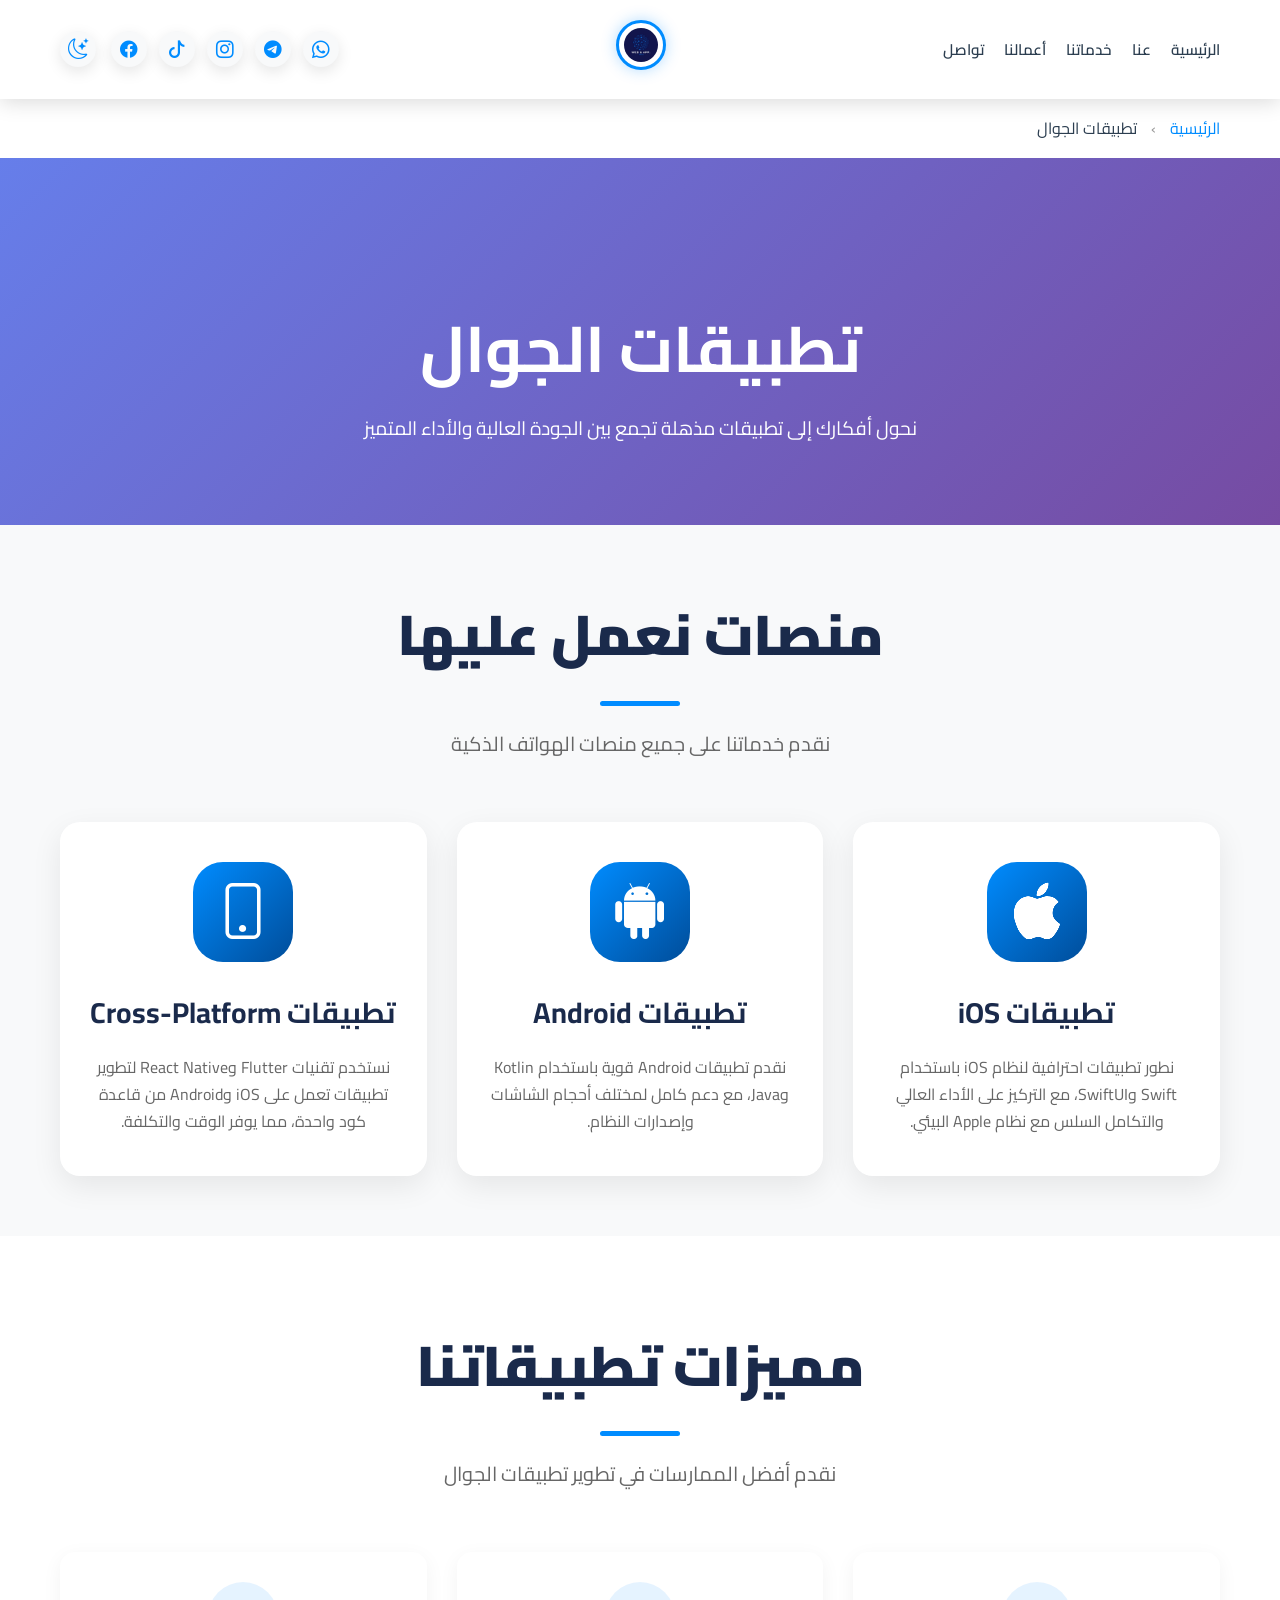
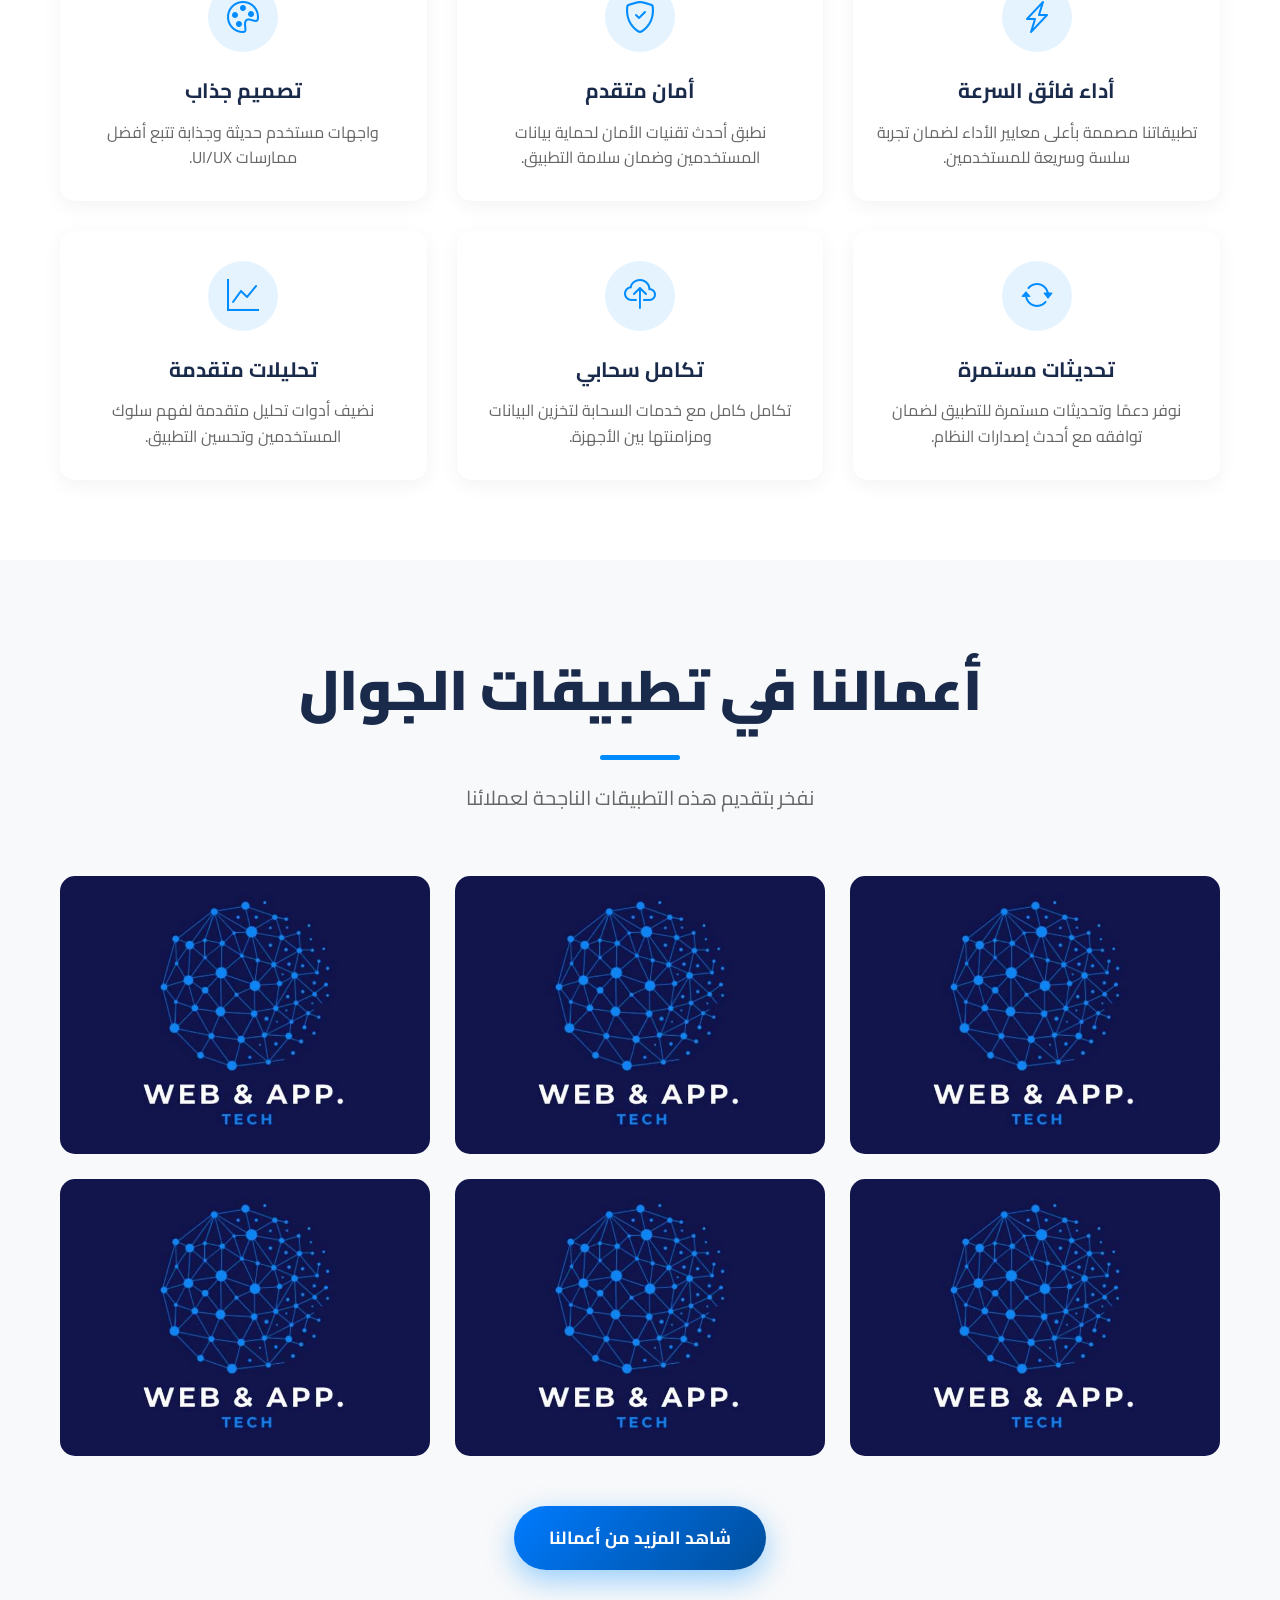
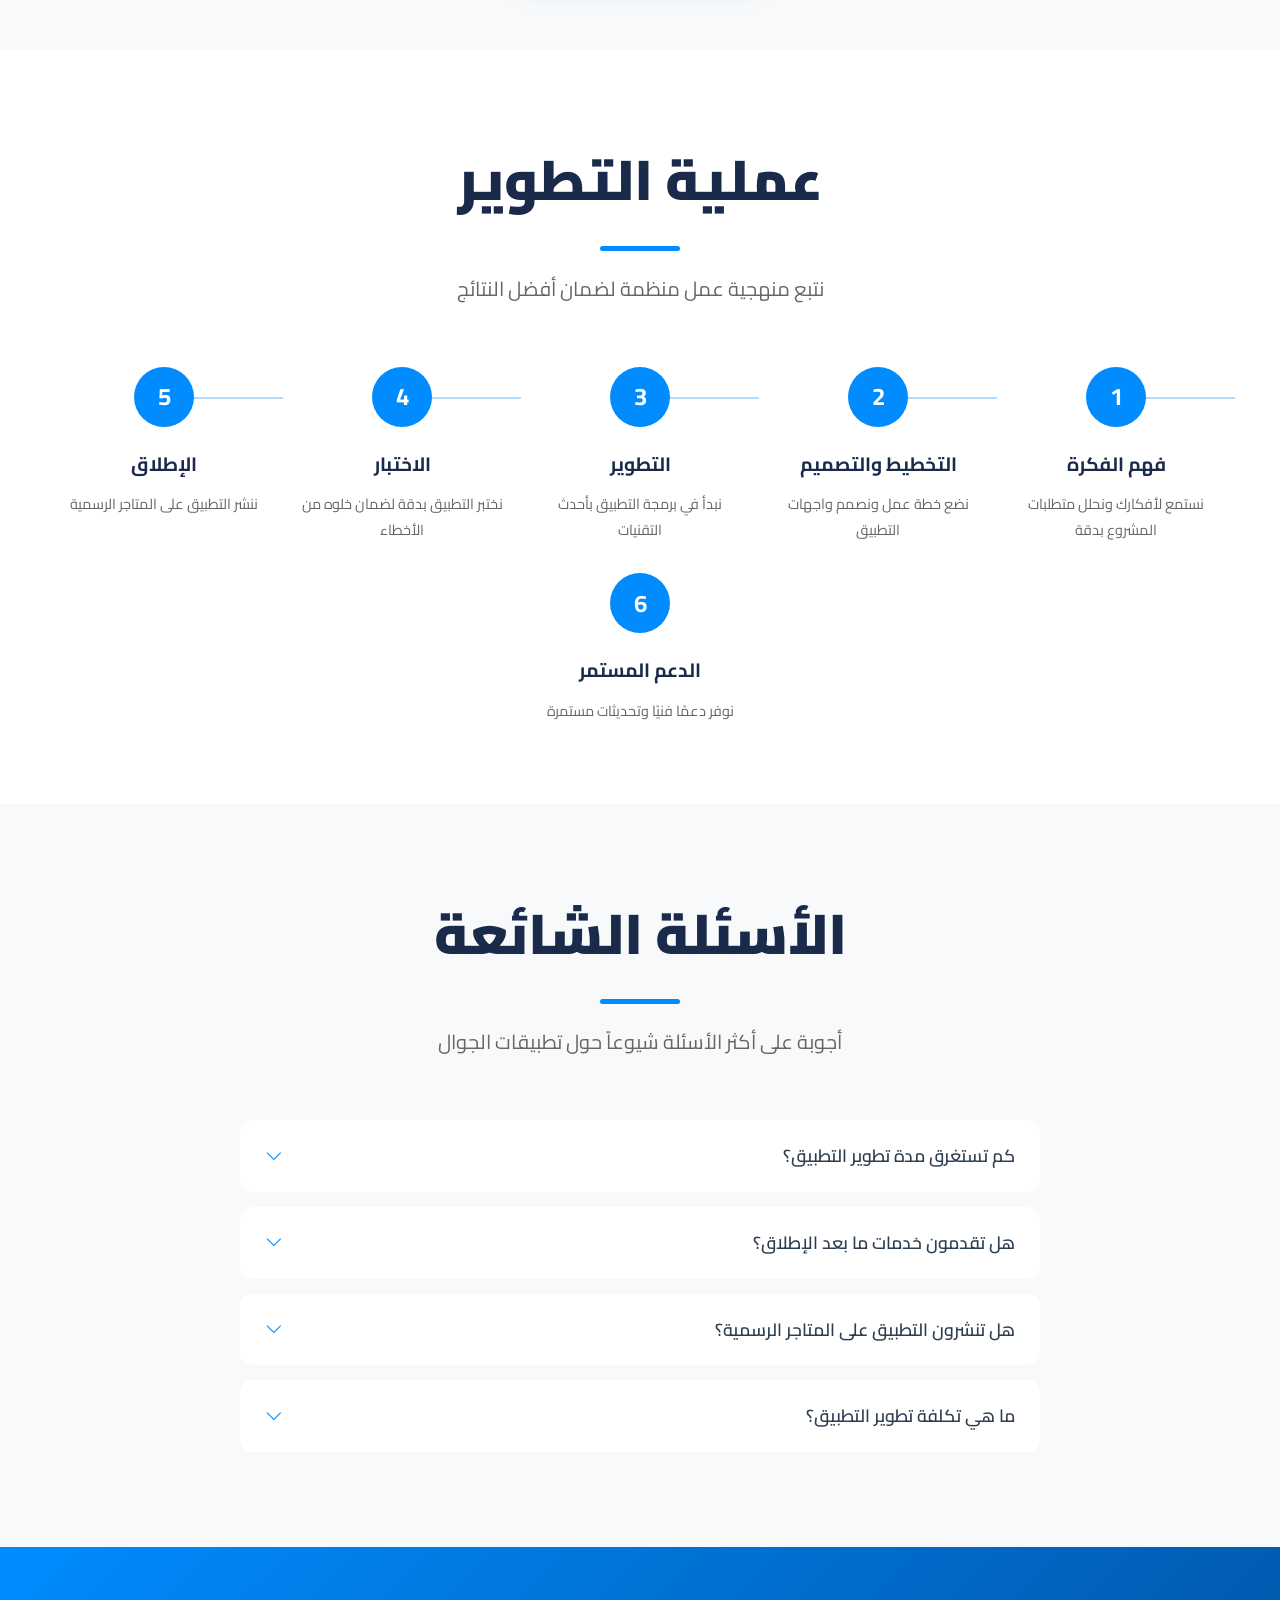
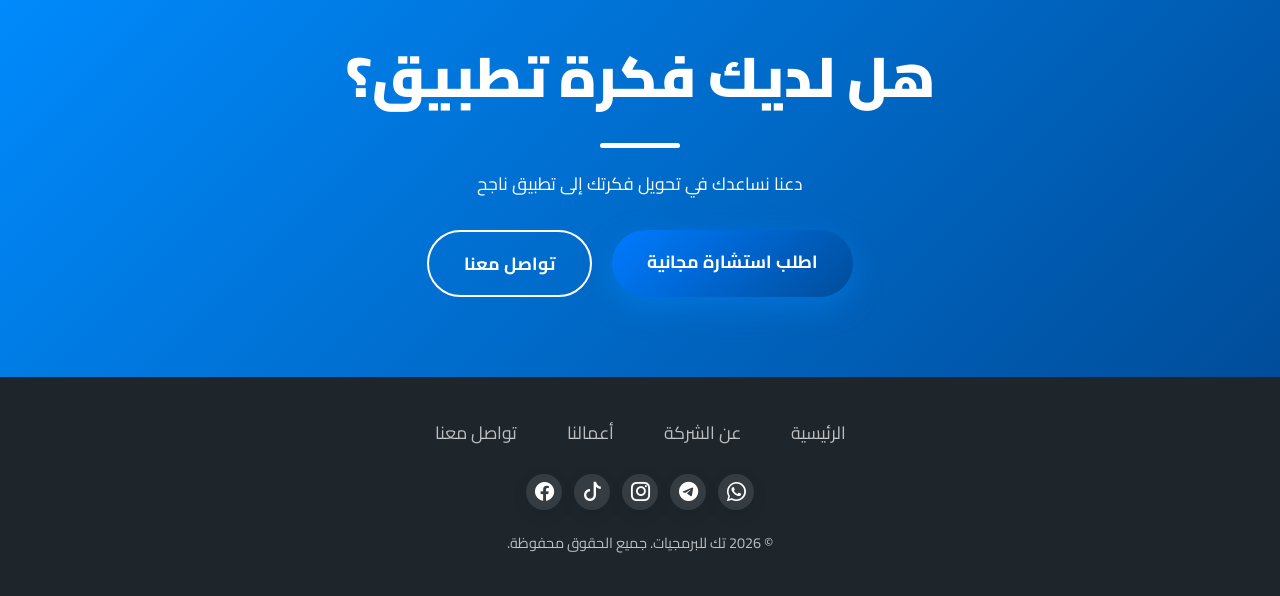
<file: mobile_apps.html>
<!DOCTYPE html>
<html lang="ar" dir="rtl">
<head>
    <meta charset="UTF-8">
    <meta name="viewport" content="width=device-width, initial-scale=1.0, user-scalable=yes">
    
    <!-- SEO Meta Tags -->
    <title>تطبيقات الجوال | تك - أفضل شركة برمجة تطبيقات الهواتف الذكية</title>
    <meta name="description" content="نقدم خدمات برمجة تطبيقات الجوال لنظامي iOS وAndroid. تطبيقات احترافية بأعلى معايير الجودة والأمان مع تجربة مستخدم مميزة.">
    <meta name="keywords" content="تطبيقات الجوال, برمجة تطبيقات, تطبيقات iOS, تطبيقات Android, تطبيقات الهاتف, شركة برمجة تطبيقات">
    <meta name="author" content="تك للبرمجيات">
    <meta name="robots" content="index, follow">
    
    <!-- Open Graph Meta Tags -->
    <meta property="og:title" content="تطبيقات الجوال | تك">
    <meta property="og:description" content="نقدم خدمات برمجة تطبيقات الجوال المتكاملة لنظامي iOS وAndroid">
    <meta property="og:type" content="website">
    <meta property="og:locale" content="ar_AR">
    
    <link rel="stylesheet" href="https://cdnjs.cloudflare.com/ajax/libs/animate.css/4.1.1/animate.min.css"/>
    <link href="https://unpkg.com/aos@2.3.1/dist/aos.css" rel="stylesheet">
    <link rel="stylesheet" href="https://cdn.jsdelivr.net/npm/bootstrap-icons@1.11.1/font/bootstrap-icons.css">
    <link rel="stylesheet" href="style.css">
    <link rel="preconnect" href="https://fonts.googleapis.com">
    <link rel="preconnect" href="https://fonts.gstatic.com" crossorigin>
    <link href="https://fonts.googleapis.com/css2?family=Cairo:wght@400;700;900&display=swap" rel="stylesheet">
    
    <style>
        /* تنسيقات خاصة بصفحة تطبيقات الجوال */
        .page-header {
            background: linear-gradient(135deg, #667eea 0%, #764ba2 100%);
            padding: 120px 0 60px;
            text-align: center;
            color: #fff;
            position: relative;
            overflow: hidden;
        }
        
        .page-header::before {
            content: '';
            position: absolute;
            top: 0;
            left: 0;
            width: 100%;
            height: 100%;
            background: url('https://images.unsplash.com/photo-1512941937669-90a1b58e7e9c?w=1920&h=400&fit=crop') center/cover;
            opacity: 0.2;
            z-index: 0;
        }
        
        .page-header .container {
            position: relative;
            z-index: 1;
        }
        
        .page-header h1 {
            font-size: 3rem;
            margin-bottom: 20px;
            color: #fff;
        }
        
        .page-header p {
            font-size: 1.2rem;
            max-width: 700px;
            margin: 0 auto;
            opacity: 0.9;
        }
        
        @media (min-width: 768px) {
            .page-header {
                padding: 150px 0 80px;
            }
            .page-header h1 {
                font-size: 4rem;
            }
        }
        
        /* منصات التطبيقات */
        .platforms-section {
            padding: 60px 0;
            background: var(--light-bg);
        }
        
        .platforms-grid {
            display: grid;
            grid-template-columns: repeat(auto-fit, minmax(300px, 1fr));
            gap: 30px;
            margin-top: 40px;
        }
        
        .platform-card {
            background: var(--white-color);
            border-radius: 20px;
            padding: 40px 30px;
            text-align: center;
            transition: all 0.4s ease;
            box-shadow: 0 10px 30px rgba(0, 0, 0, 0.08);
        }
        
        .platform-card:hover {
            transform: translateY(-10px);
            box-shadow: 0 20px 40px rgba(0, 0, 0, 0.15);
        }
        
        .platform-icon {
            width: 100px;
            height: 100px;
            background: linear-gradient(135deg, var(--primary-color), var(--gradient-color-end));
            border-radius: 30px;
            display: flex;
            align-items: center;
            justify-content: center;
            margin: 0 auto 25px;
        }
        
        .platform-icon i {
            font-size: 3.5rem;
            color: #fff;
        }
        
        .platform-card h3 {
            font-size: 1.8rem;
            margin-bottom: 15px;
        }
        
        .platform-card p {
            color: #666;
            line-height: 1.7;
        }
        
        /* مميزات التطبيقات */
        .features-section {
            padding: 80px 0;
        }
        
        .features-grid {
            display: grid;
            grid-template-columns: repeat(auto-fit, minmax(280px, 1fr));
            gap: 30px;
            margin-top: 50px;
        }
        
        .feature-item {
            text-align: center;
            padding: 30px 20px;
            border-radius: 15px;
            transition: all 0.3s ease;
            background: var(--white-color);
            box-shadow: 0 5px 20px rgba(0, 0, 0, 0.05);
        }
        
        .feature-item:hover {
            transform: translateY(-5px);
            box-shadow: 0 15px 30px rgba(0, 0, 0, 0.1);
        }
        
        .feature-icon {
            width: 70px;
            height: 70px;
            background: rgba(0, 140, 255, 0.1);
            border-radius: 50%;
            display: flex;
            align-items: center;
            justify-content: center;
            margin: 0 auto 20px;
        }
        
        .feature-icon i {
            font-size: 2rem;
            color: var(--primary-color);
        }
        
        .feature-item h4 {
            font-size: 1.3rem;
            margin-bottom: 10px;
        }
        
        .feature-item p {
            color: #666;
            line-height: 1.6;
        }
        
        /* معرض الأعمال */
        .portfolio-showcase {
            background: var(--light-bg);
            padding: 80px 0;
        }
        
        .showcase-grid {
            display: grid;
            grid-template-columns: repeat(auto-fit, minmax(300px, 1fr));
            gap: 25px;
            margin-top: 50px;
        }
        
        .showcase-item {
            position: relative;
            border-radius: 15px;
            overflow: hidden;
            aspect-ratio: 4/3;
            cursor: pointer;
        }
        
        .showcase-item img {
            width: 100%;
            height: 100%;
            object-fit: cover;
            transition: transform 0.5s ease;
        }
        
        .showcase-overlay {
            position: absolute;
            top: 0;
            left: 0;
            width: 100%;
            height: 100%;
            background: linear-gradient(to top, rgba(0, 140, 255, 0.95), rgba(0, 140, 255, 0.7));
            display: flex;
            align-items: flex-end;
            padding: 25px;
            opacity: 0;
            transition: opacity 0.4s ease;
        }
        
        .showcase-item:hover .showcase-overlay {
            opacity: 1;
        }
        
        .showcase-item:hover img {
            transform: scale(1.1);
        }
        
        .showcase-content {
            color: #fff;
            transform: translateY(20px);
            transition: transform 0.4s ease;
        }
        
        .showcase-item:hover .showcase-content {
            transform: translateY(0);
        }
        
        .showcase-content h4 {
            color: #fff;
            font-size: 1.3rem;
            margin-bottom: 5px;
        }
        
        .showcase-content p {
            font-size: 0.9rem;
            opacity: 0.9;
        }
        
        /* العملية */
        .process-section {
            padding: 80px 0;
        }
        
        .process-steps {
            display: flex;
            flex-wrap: wrap;
            justify-content: center;
            gap: 30px;
            margin-top: 50px;
        }
        
        .step {
            flex: 1;
            min-width: 200px;
            text-align: center;
            position: relative;
        }
        
        .step-number {
            width: 60px;
            height: 60px;
            background: var(--primary-color);
            color: #fff;
            font-size: 1.5rem;
            font-weight: bold;
            border-radius: 50%;
            display: flex;
            align-items: center;
            justify-content: center;
            margin: 0 auto 20px;
            position: relative;
            z-index: 1;
        }
        
        .step::after {
            content: '';
            position: absolute;
            top: 30px;
            right: -15px;
            width: calc(100% - 60px);
            height: 2px;
            background: var(--primary-color);
            opacity: 0.3;
        }
        
        .step:last-child::after {
            display: none;
        }
        
        .step h4 {
            font-size: 1.2rem;
            margin-bottom: 10px;
        }
        
        .step p {
            color: #666;
            font-size: 0.9rem;
        }
        
        @media (max-width: 768px) {
            .step::after {
                display: none;
            }
        }
        
        /* الأسئلة الشائعة */
        .faq-section {
            background: var(--light-bg);
            padding: 80px 0;
        }
        
        .faq-grid {
            max-width: 800px;
            margin: 50px auto 0;
        }
        
        .faq-item {
            background: var(--white-color);
            border-radius: 12px;
            margin-bottom: 15px;
            overflow: hidden;
        }
        
        .faq-question {
            padding: 20px 25px;
            display: flex;
            justify-content: space-between;
            align-items: center;
            cursor: pointer;
            font-weight: 600;
            font-size: 1.1rem;
            transition: background 0.3s ease;
        }
        
        .faq-question:hover {
            background: rgba(0, 140, 255, 0.05);
        }
        
        .faq-question i {
            transition: transform 0.3s ease;
            color: var(--primary-color);
        }
        
        .faq-item.active .faq-question i {
            transform: rotate(180deg);
        }
        
        .faq-answer {
            padding: 0 25px;
            max-height: 0;
            overflow: hidden;
            transition: all 0.3s ease;
            color: #666;
            line-height: 1.7;
        }
        
        .faq-item.active .faq-answer {
            padding: 0 25px 20px;
            max-height: 200px;
        }
        
        /* CTA Section */
        .cta-section {
            background: linear-gradient(135deg, var(--primary-color), var(--gradient-color-end));
            padding: 80px 0;
            text-align: center;
            color: #fff;
        }
        
        .cta-section h2 {
            color: #fff;
            margin-bottom: 20px;
        }
        
        .cta-section h2::after {
            background-color: #fff;
        }
        
        .cta-section p {
            max-width: 600px;
            margin: 0 auto 30px;
            font-size: 1.1rem;
            opacity: 0.95;
        }
        
        .cta-buttons {
            display: flex;
            gap: 20px;
            justify-content: center;
            flex-wrap: wrap;
        }
        
        .btn-outline-light {
            background: transparent;
            border: 2px solid #fff;
            color: #fff;
        }
        
        .btn-outline-light:hover {
            background: #fff;
            color: var(--primary-color);
            transform: translateY(-3px);
        }
        
        .breadcrumb {
            background: transparent;
            padding: 15px 0;
            margin-bottom: 0;
        }
        
        .breadcrumb a {
            color: var(--primary-color);
            text-decoration: none;
        }
        
        .breadcrumb .separator {
            margin: 0 10px;
            color: #999;
        }
        
        /* تنسيقات الوضع الليلي لهذه الصفحة */
        .dark-mode .platform-card,
        .dark-mode .feature-item,
        .dark-mode .faq-item {
            background: #0a2a3f;
        }
        
        .dark-mode .platform-card p,
        .dark-mode .feature-item p,
        .dark-mode .faq-answer {
            color: #b8d0ff;
        }
        
        .dark-mode .platforms-section,
        .dark-mode .portfolio-showcase,
        .dark-mode .faq-section {
            background: #0a1a2f;
        }
        
        .dark-mode .step p {
            color: #b8d0ff;
        }
        
        .dark-mode .breadcrumb .separator {
            color: #666;
        }
    </style>
</head>
<body>

    <header class="main-header">
        <div class="container">
            <nav class="main-nav">
                <button class="menu-toggle" aria-label="Toggle navigation">
                    <i class="bi bi-list"></i>
                </button>
                <div class="nav-links-wrapper">
                    <button class="close-menu" aria-label="Close navigation menu"><i class="bi bi-x"></i></button>
                    <ul class="nav-links">
                        <li><a href="index.html">الرئيسية</a></li>
                        <li><a href="index.html#about">عنا</a></li>
                        <li><a href="index.html#services">خدماتنا</a></li>
                        <li><a href="index.html#portfolio">أعمالنا</a></li>
                        <li><a href="index.html#contact">تواصل</a></li>
                    </ul>
                </div>
            </nav>
            <a href="index.html" class="logo">
                <img src="logo.jpg" alt="تك للبرمجيات" class="site-logo">
            </a>
            <div class="header-social-cta">
                <div class="social-icons">
                    <a href="https://wa.me/967733668040" target="_blank"><i class="bi bi-whatsapp"></i></a>
                    <a href="https://t.me/av47x" target="_blank"><i class="bi bi-telegram"></i></a>
                    <a href="https://www.instagram.com/tech_ye" target="_blank"><i class="bi bi-instagram"></i></a>
                    <a href="https://www.tiktok.com/@tech_ye" target="_blank"><i class="bi bi-tiktok"></i></a>
                    <a href="https://www.facebook.com/1DmZkmecy7" target="_blank"><i class="bi bi-facebook"></i></a>
                </div>
                <button class="dark-mode-toggle" id="darkModeToggle" aria-label="الوضع الليلي">
                    <i class="bi bi-moon-stars"></i>
                </button>
            </div>
        </div>
    </header>

    <!-- Breadcrumb -->
    <div class="breadcrumb">
        <div class="container">
            <a href="index.html">الرئيسية</a>
            <span class="separator">›</span>
            <span>تطبيقات الجوال</span>
        </div>
    </div>

    <!-- Page Header -->
    <section class="page-header">
        <div class="container">
            <h1 data-aos="fade-up">تطبيقات الجوال</h1>
            <p data-aos="fade-up" data-aos-delay="100">نحول أفكارك إلى تطبيقات مذهلة تجمع بين الجودة العالية والأداء المتميز</p>
        </div>
    </section>

    <!-- Platforms Section -->
    <section class="platforms-section">
        <div class="container">
            <h2 data-aos="fade-up">منصات نعمل عليها</h2>
            <p class="section-subtitle" data-aos="fade-up" data-aos-delay="100">نقدم خدماتنا على جميع منصات الهواتف الذكية</p>
            
            <div class="platforms-grid">
                <div class="platform-card" data-aos="fade-up" data-aos-delay="200">
                    <div class="platform-icon">
                        <i class="bi bi-apple"></i>
                    </div>
                    <h3>تطبيقات iOS</h3>
                    <p>نطور تطبيقات احترافية لنظام iOS باستخدام Swift وSwiftUI، مع التركيز على الأداء العالي والتكامل السلس مع نظام Apple البيئي.</p>
                </div>
                
                <div class="platform-card" data-aos="fade-up" data-aos-delay="300">
                    <div class="platform-icon">
                        <i class="bi bi-android2"></i>
                    </div>
                    <h3>تطبيقات Android</h3>
                    <p>نقدم تطبيقات Android قوية باستخدام Kotlin وJava، مع دعم كامل لمختلف أحجام الشاشات وإصدارات النظام.</p>
                </div>
                
                <div class="platform-card" data-aos="fade-up" data-aos-delay="400">
                    <div class="platform-icon">
                        <i class="bi bi-phone"></i>
                    </div>
                    <h3>تطبيقات Cross-Platform</h3>
                    <p>نستخدم تقنيات Flutter وReact Native لتطوير تطبيقات تعمل على iOS وAndroid من قاعدة كود واحدة، مما يوفر الوقت والتكلفة.</p>
                </div>
            </div>
        </div>
    </section>

    <!-- Features Section -->
    <section class="features-section">
        <div class="container">
            <h2 data-aos="fade-up">مميزات تطبيقاتنا</h2>
            <p class="section-subtitle" data-aos="fade-up" data-aos-delay="100">نقدم أفضل الممارسات في تطوير تطبيقات الجوال</p>
            
            <div class="features-grid">
                <div class="feature-item" data-aos="fade-up" data-aos-delay="200">
                    <div class="feature-icon">
                        <i class="bi bi-lightning-charge"></i>
                    </div>
                    <h4>أداء فائق السرعة</h4>
                    <p>تطبيقاتنا مصممة بأعلى معايير الأداء لضمان تجربة سلسة وسريعة للمستخدمين.</p>
                </div>
                
                <div class="feature-item" data-aos="fade-up" data-aos-delay="250">
                    <div class="feature-icon">
                        <i class="bi bi-shield-check"></i>
                    </div>
                    <h4>أمان متقدم</h4>
                    <p>نطبق أحدث تقنيات الأمان لحماية بيانات المستخدمين وضمان سلامة التطبيق.</p>
                </div>
                
                <div class="feature-item" data-aos="fade-up" data-aos-delay="300">
                    <div class="feature-icon">
                        <i class="bi bi-palette"></i>
                    </div>
                    <h4>تصميم جذاب</h4>
                    <p>واجهات مستخدم حديثة وجذابة تتبع أفضل ممارسات UI/UX.</p>
                </div>
                
                <div class="feature-item" data-aos="fade-up" data-aos-delay="350">
                    <div class="feature-icon">
                        <i class="bi bi-arrow-repeat"></i>
                    </div>
                    <h4>تحديثات مستمرة</h4>
                    <p>نوفر دعمًا وتحديثات مستمرة للتطبيق لضمان توافقه مع أحدث إصدارات النظام.</p>
                </div>
                
                <div class="feature-item" data-aos="fade-up" data-aos-delay="400">
                    <div class="feature-icon">
                        <i class="bi bi-cloud-upload"></i>
                    </div>
                    <h4>تكامل سحابي</h4>
                    <p>تكامل كامل مع خدمات السحابة لتخزين البيانات ومزامنتها بين الأجهزة.</p>
                </div>
                
                <div class="feature-item" data-aos="fade-up" data-aos-delay="450">
                    <div class="feature-icon">
                        <i class="bi bi-graph-up"></i>
                    </div>
                    <h4>تحليلات متقدمة</h4>
                    <p>نضيف أدوات تحليل متقدمة لفهم سلوك المستخدمين وتحسين التطبيق.</p>
                </div>
            </div>
        </div>
    </section>

    <!-- Portfolio Showcase -->
    <section class="portfolio-showcase">
        <div class="container">
            <h2 data-aos="fade-up">أعمالنا في تطبيقات الجوال</h2>
            <p class="section-subtitle" data-aos="fade-up" data-aos-delay="100">نفخر بتقديم هذه التطبيقات الناجحة لعملائنا</p>
            
            <div class="showcase-grid">
                <div class="showcase-item" data-aos="zoom-in" data-aos-delay="200">
                    <img src="logo.jpg" alt="تطبيق دليل الحج والعمرة">
                    <div class="showcase-overlay">
                        <div class="showcase-content">
                            <h4>دليل الحج والعمرة</h4>
                            <p>تطبيق شامل لإرشاد الحجاج والمعتمرين</p>
                        </div>
                    </div>
                </div>
                
                <div class="showcase-item" data-aos="zoom-in" data-aos-delay="250">
                    <img src="logo.jpg" alt="تطبيق حسن للخدمات الفنية">
                    <div class="showcase-overlay">
                        <div class="showcase-content">
                            <h4>حسن للخدمات الفنية</h4>
                            <p>منصة لربط العملاء بالتقنيين المحترفين</p>
                        </div>
                    </div>
                </div>
                
                <div class="showcase-item" data-aos="zoom-in" data-aos-delay="300">
                    <img src="logo.jpg" alt="تطبيق فاذكروني للأذكار">
                    <div class="showcase-overlay">
                        <div class="showcase-content">
                            <h4>فاذكروني للأذكار</h4>
                            <p>تطبيق ديني شامل بخصائص تفاعلية</p>
                        </div>
                    </div>
                </div>
                
                <div class="showcase-item" data-aos="zoom-in" data-aos-delay="350">
                    <img src="logo.jpg" alt="تطبيق مطار صنعاء">
                    <div class="showcase-overlay">
                        <div class="showcase-content">
                            <h4>مطار صنعاء الدولي</h4>
                            <p>أول تطبيق رسمي لمطار صنعاء</p>
                        </div>
                    </div>
                </div>
                
                <div class="showcase-item" data-aos="zoom-in" data-aos-delay="400">
                    <img src="logo.jpg" alt="تطبيق متجر إلكتروني">
                    <div class="showcase-overlay">
                        <div class="showcase-content">
                            <h4>متجر إلكتروني</h4>
                            <p>حلول التجارة الإلكترونية المتكاملة</p>
                        </div>
                    </div>
                </div>
                
                <div class="showcase-item" data-aos="zoom-in" data-aos-delay="450">
                    <img src="logo.jpg" alt="تطبيق إدارة مشاريع">
                    <div class="showcase-overlay">
                        <div class="showcase-content">
                            <h4>إدارة المشاريع</h4>
                            <p>أداة قوية لتتبع وإدارة المشاريع</p>
                        </div>
                    </div>
                </div>
            </div>
            
            <div class="text-center mt-5" data-aos="fade-up" data-aos-delay="500">
                <a href="index.html#portfolio" class="btn btn-primary">شاهد المزيد من أعمالنا</a>
            </div>
        </div>
    </section>

    <!-- Process Section -->
    <section class="process-section">
        <div class="container">
            <h2 data-aos="fade-up">عملية التطوير</h2>
            <p class="section-subtitle" data-aos="fade-up" data-aos-delay="100">نتبع منهجية عمل منظمة لضمان أفضل النتائج</p>
            
            <div class="process-steps">
                <div class="step" data-aos="fade-up" data-aos-delay="200">
                    <div class="step-number">1</div>
                    <h4>فهم الفكرة</h4>
                    <p>نستمع لأفكارك ونحلل متطلبات المشروع بدقة</p>
                </div>
                
                <div class="step" data-aos="fade-up" data-aos-delay="300">
                    <div class="step-number">2</div>
                    <h4>التخطيط والتصميم</h4>
                    <p>نضع خطة عمل ونصمم واجهات التطبيق</p>
                </div>
                
                <div class="step" data-aos="fade-up" data-aos-delay="400">
                    <div class="step-number">3</div>
                    <h4>التطوير</h4>
                    <p>نبدأ في برمجة التطبيق بأحدث التقنيات</p>
                </div>
                
                <div class="step" data-aos="fade-up" data-aos-delay="500">
                    <div class="step-number">4</div>
                    <h4>الاختبار</h4>
                    <p>نختبر التطبيق بدقة لضمان خلوه من الأخطاء</p>
                </div>
                
                <div class="step" data-aos="fade-up" data-aos-delay="600">
                    <div class="step-number">5</div>
                    <h4>الإطلاق</h4>
                    <p>ننشر التطبيق على المتاجر الرسمية</p>
                </div>
                
                <div class="step" data-aos="fade-up" data-aos-delay="700">
                    <div class="step-number">6</div>
                    <h4>الدعم المستمر</h4>
                    <p>نوفر دعمًا فنيًا وتحديثات مستمرة</p>
                </div>
            </div>
        </div>
    </section>

    <!-- FAQ Section -->
    <section class="faq-section">
        <div class="container">
            <h2 data-aos="fade-up">الأسئلة الشائعة</h2>
            <p class="section-subtitle" data-aos="fade-up" data-aos-delay="100">أجوبة على أكثر الأسئلة شيوعاً حول تطبيقات الجوال</p>
            
            <div class="faq-grid">
                <div class="faq-item" data-aos="fade-up" data-aos-delay="200">
                    <div class="faq-question">
                        <span>كم تستغرق مدة تطوير التطبيق؟</span>
                        <i class="bi bi-chevron-down"></i>
                    </div>
                    <div class="faq-answer">
                        <p>تختلف مدة التطوير حسب حجم التطبيق وتعقيده. التطبيقات البسيطة قد تستغرق 2-3 أشهر، بينما التطبيقات المتوسطة والمعقدة قد تستغرق 4-6 أشهر. نقدم جدول زمني مفصل بعد دراسة المتطلبات.</p>
                    </div>
                </div>
                
                <div class="faq-item" data-aos="fade-up" data-aos-delay="250">
                    <div class="faq-question">
                        <span>هل تقدمون خدمات ما بعد الإطلاق؟</span>
                        <i class="bi bi-chevron-down"></i>
                    </div>
                    <div class="faq-answer">
                        <p>نعم، نقدم حزمة دعم متكاملة تشمل الصيانة الدورية، تحديثات التطبيق، إصلاح الأخطاء، وتحسين الأداء. يمكنك اختيار باقة الدعم المناسبة لاحتياجاتك.</p>
                    </div>
                </div>
                
                <div class="faq-item" data-aos="fade-up" data-aos-delay="300">
                    <div class="faq-question">
                        <span>هل تنشرون التطبيق على المتاجر الرسمية؟</span>
                        <i class="bi bi-chevron-down"></i>
                    </div>
                    <div class="faq-answer">
                        <p>نعم، نقوم بنشر التطبيق على متجر Google Play ومتجر Apple App Store، ونساعدك في إنشاء حسابات المطورين ورفع التطبيق وإدارة عملية النشر.</p>
                    </div>
                </div>
                
                <div class="faq-item" data-aos="fade-up" data-aos-delay="350">
                    <div class="faq-question">
                        <span>ما هي تكلفة تطوير التطبيق؟</span>
                        <i class="bi bi-chevron-down"></i>
                    </div>
                    <div class="faq-answer">
                        <p>تعتمد التكلفة على عدة عوامل: نوع التطبيق، عدد الميزات، المنصات المستهدفة (iOS، Android، أو كليهما)، وتعقيد التصميم. نقدم عرض سعر مجاني بعد دراسة متطلبات مشروعك.</p>
                    </div>
                </div>
            </div>
        </div>
    </section>

    <!-- CTA Section -->
    <section class="cta-section">
        <div class="container">
            <h2 data-aos="fade-up">هل لديك فكرة تطبيق؟</h2>
            <p data-aos="fade-up" data-aos-delay="100">دعنا نساعدك في تحويل فكرتك إلى تطبيق ناجح</p>
            <div class="cta-buttons" data-aos="fade-up" data-aos-delay="200">
                <a href="https://wa.me/967733668040?text=مرحباً،%20أود%20الاستفسار%20عن%20تطوير%20تطبيق%20جوال" target="_blank" class="btn btn-primary">اطلب استشارة مجانية</a>
                <a href="index.html#contact" class="btn btn-outline-light">تواصل معنا</a>
            </div>
        </div>
    </section>

    <footer class="main-footer">
        <div class="container">
            <div class="footer-links">
                <a href="index.html">الرئيسية</a>
                <a href="index.html#about">عن الشركة</a>
                <a href="index.html#portfolio">أعمالنا</a>
                <a href="index.html#contact">تواصل معنا</a>
            </div>
            <div class="social-icons footer-social">
                <a href="https://wa.me/967733668040" target="_blank"><i class="bi bi-whatsapp"></i></a>
                <a href="https://t.me/av47x" target="_blank"><i class="bi bi-telegram"></i></a>
                <a href="https://www.instagram.com/tech_ye" target="_blank"><i class="bi bi-instagram"></i></a>
                <a href="https://www.tiktok.com/@tech_ye" target="_blank"><i class="bi bi-tiktok"></i></a>
                <a href="https://www.facebook.com/1DmZkmecy7" target="_blank"><i class="bi bi-facebook"></i></a>
            </div>
            <p>&copy; 2026 تك للبرمجيات. جميع الحقوق محفوظة.</p>
        </div>
    </footer>

    <script src="https://unpkg.com/aos@2.3.1/dist/aos.js"></script>
    <script>
        // تهيئة AOS
        AOS.init({
            duration: 800,
            once: true,
            offset: 50
        });
        
        // ==================== Dark Mode Toggle - الإصلاح الكامل ====================
        const darkModeToggle = document.getElementById('darkModeToggle');
        const htmlElement = document.documentElement;
        
        // دالة لتحديث أيقونة الزر
        function updateDarkModeIcon(isDark) {
            if (darkModeToggle) {
                if (isDark) {
                    darkModeToggle.innerHTML = '<i class="bi bi-sun-fill"></i>';
                } else {
                    darkModeToggle.innerHTML = '<i class="bi bi-moon-stars"></i>';
                }
            }
        }
        
        // التحقق من التفضيل المحفوظ
        const savedTheme = localStorage.getItem('theme');
        if (savedTheme === 'dark') {
            htmlElement.classList.add('dark-mode');
            updateDarkModeIcon(true);
        } else if (window.matchMedia && window.matchMedia('(prefers-color-scheme: dark)').matches && !savedTheme) {
            htmlElement.classList.add('dark-mode');
            updateDarkModeIcon(true);
        } else {
            updateDarkModeIcon(false);
        }
        
        // إضافة حدث النقر على الزر
        if (darkModeToggle) {
            darkModeToggle.addEventListener('click', function(e) {
                e.preventDefault();
                htmlElement.classList.toggle('dark-mode');
                
                if (htmlElement.classList.contains('dark-mode')) {
                    localStorage.setItem('theme', 'dark');
                    updateDarkModeIcon(true);
                } else {
                    localStorage.setItem('theme', 'light');
                    updateDarkModeIcon(false);
                }
            });
        }
        
        // ==================== FAQ Accordion ====================
        document.querySelectorAll('.faq-question').forEach(question => {
            question.addEventListener('click', () => {
                const faqItem = question.parentElement;
                faqItem.classList.toggle('active');
            });
        });
        
        // ==================== Mobile Menu Toggle ====================
        const menuToggle = document.querySelector('.menu-toggle');
        const navWrapper = document.querySelector('.nav-links-wrapper');
        const closeMenu = document.querySelector('.close-menu');
        const overlay = document.createElement('div');
        overlay.className = 'overlay';
        document.body.appendChild(overlay);
        
        function toggleMenu() {
            navWrapper.classList.toggle('active');
            overlay.classList.toggle('active');
            document.body.style.overflow = navWrapper.classList.contains('active') ? 'hidden' : 'auto';
        }
        
        if (menuToggle) {
            menuToggle.addEventListener('click', toggleMenu);
        }
        if (closeMenu) {
            closeMenu.addEventListener('click', toggleMenu);
        }
        if (overlay) {
            overlay.addEventListener('click', toggleMenu);
        }
        
        // تأكد من بدء الصفحة من الأعلى
        window.scrollTo(0, 0);
        
        // منع تعارض الـ overlay مع أي عناصر أخرى
        document.querySelectorAll('.nav-links a, .footer-links a').forEach(link => {
            link.addEventListener('click', () => {
                if (navWrapper.classList.contains('active')) {
                    toggleMenu();
                }
            });
        });
    </script>
</body>
</html>
</file>
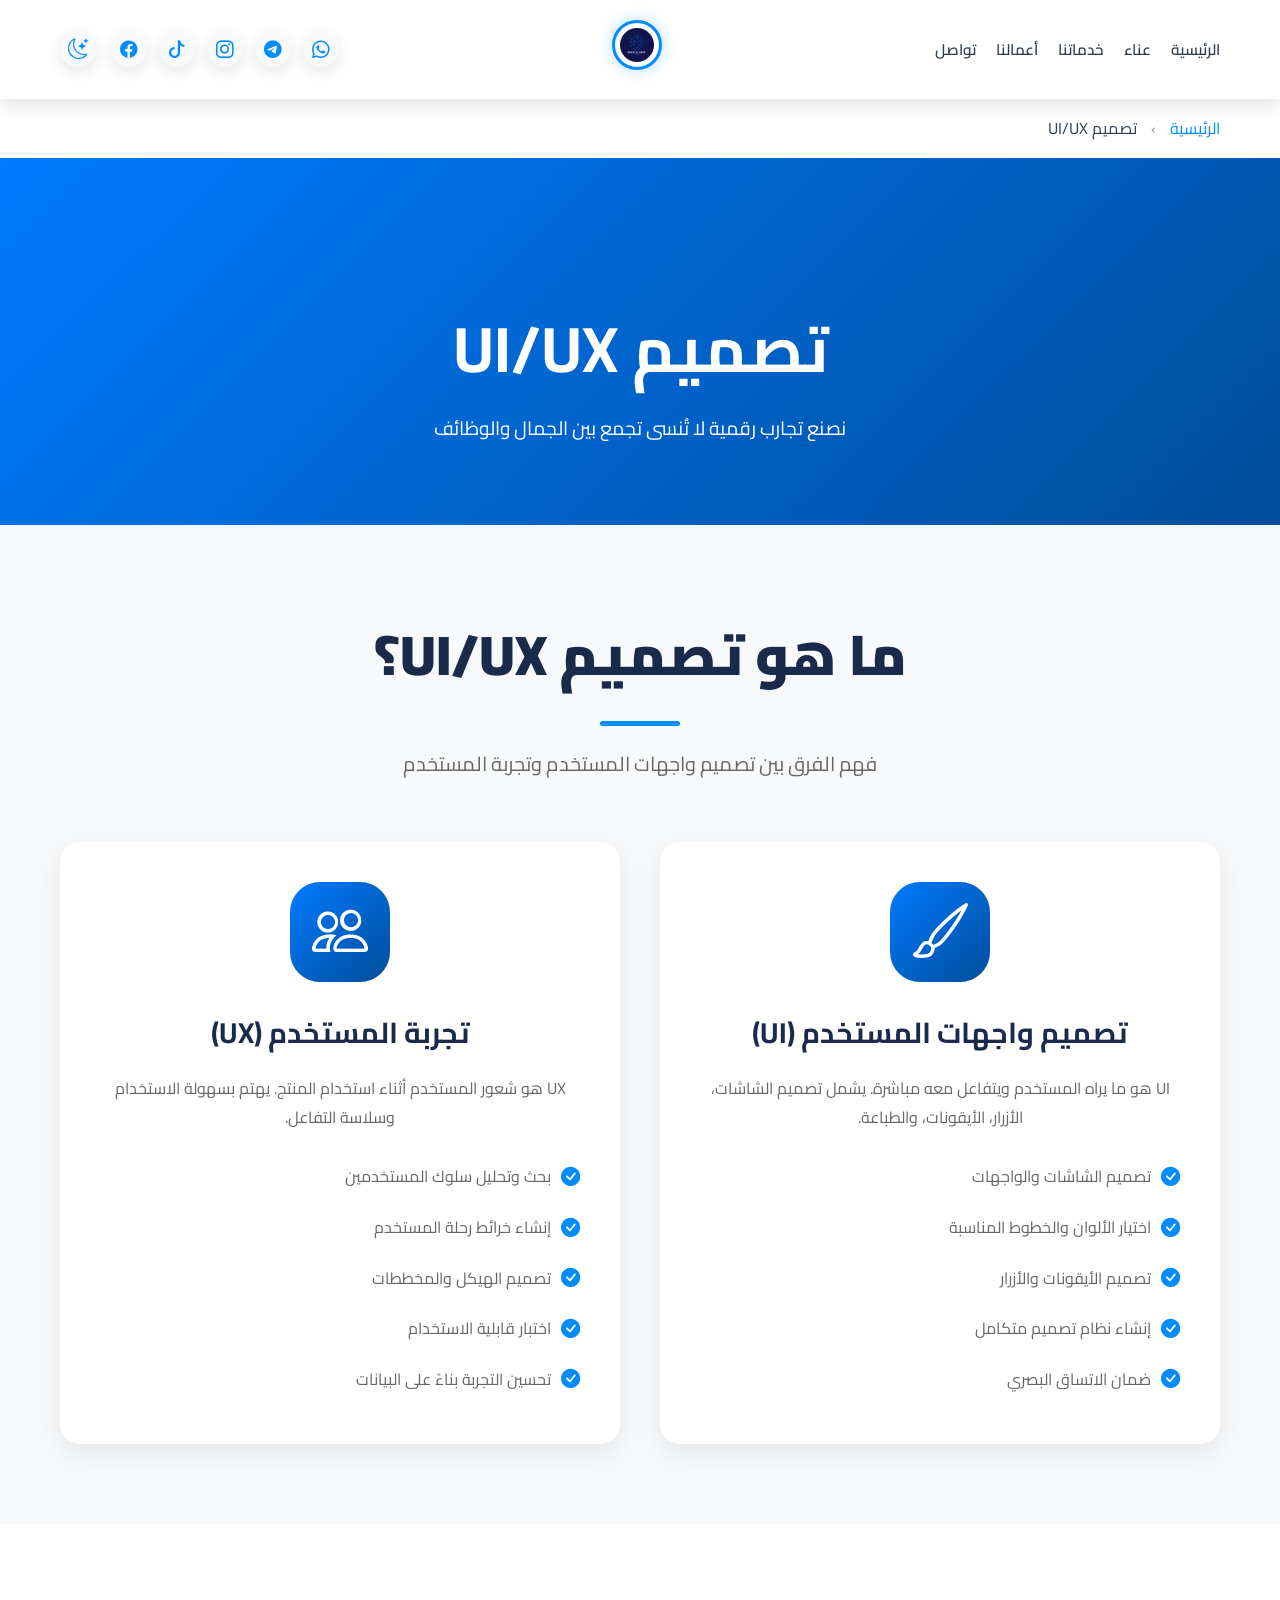
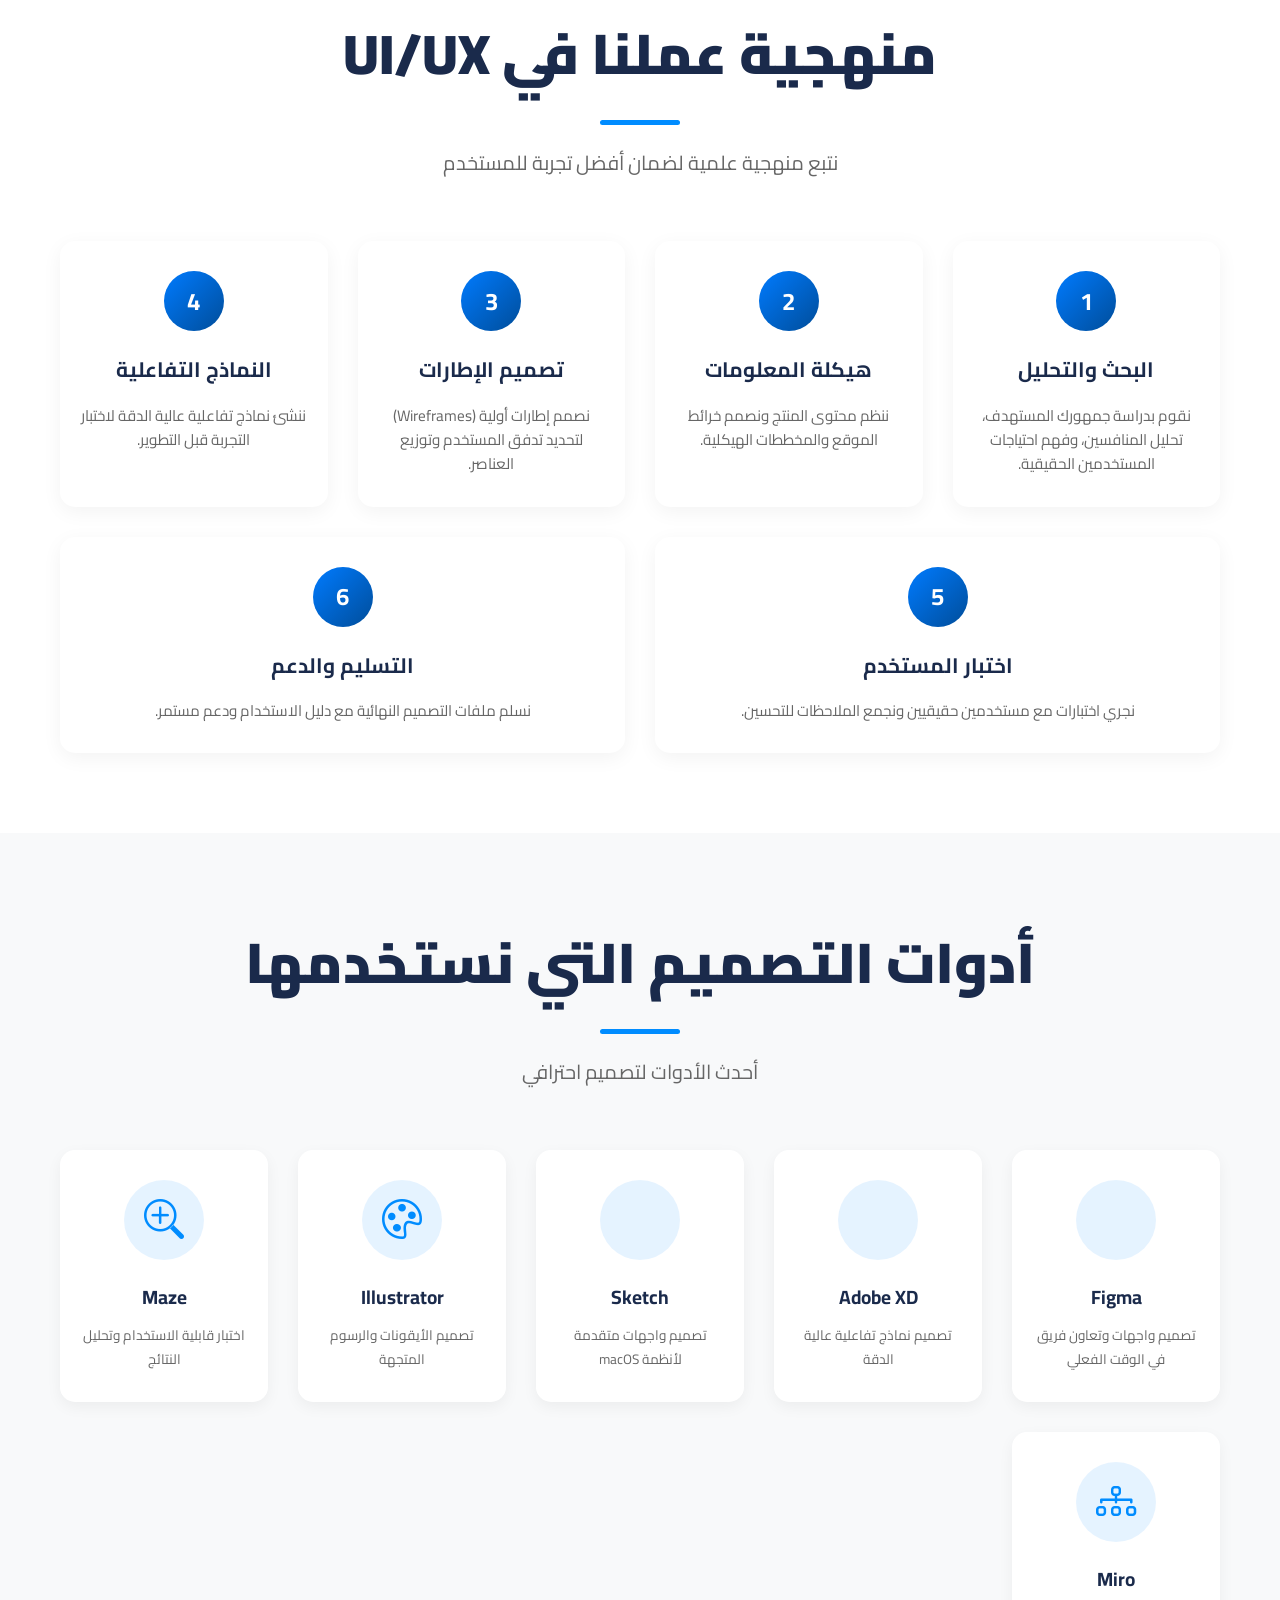
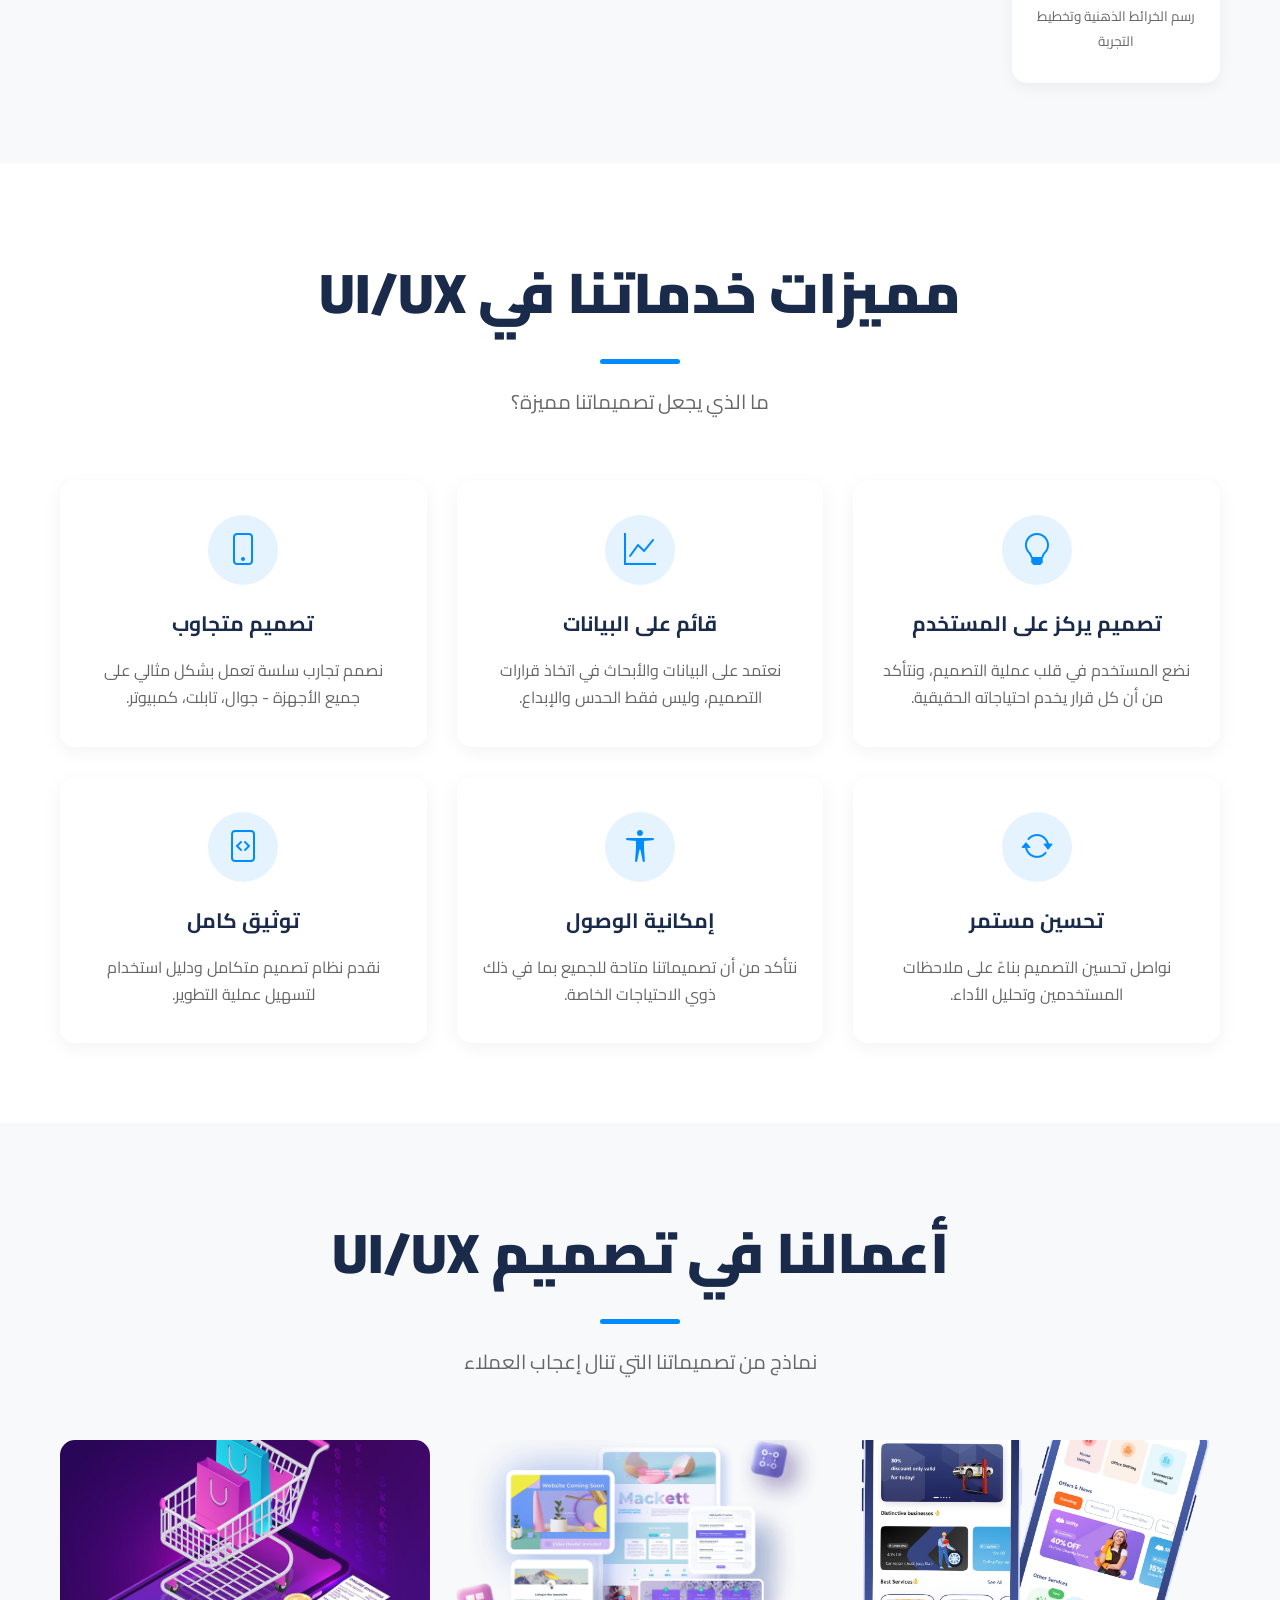
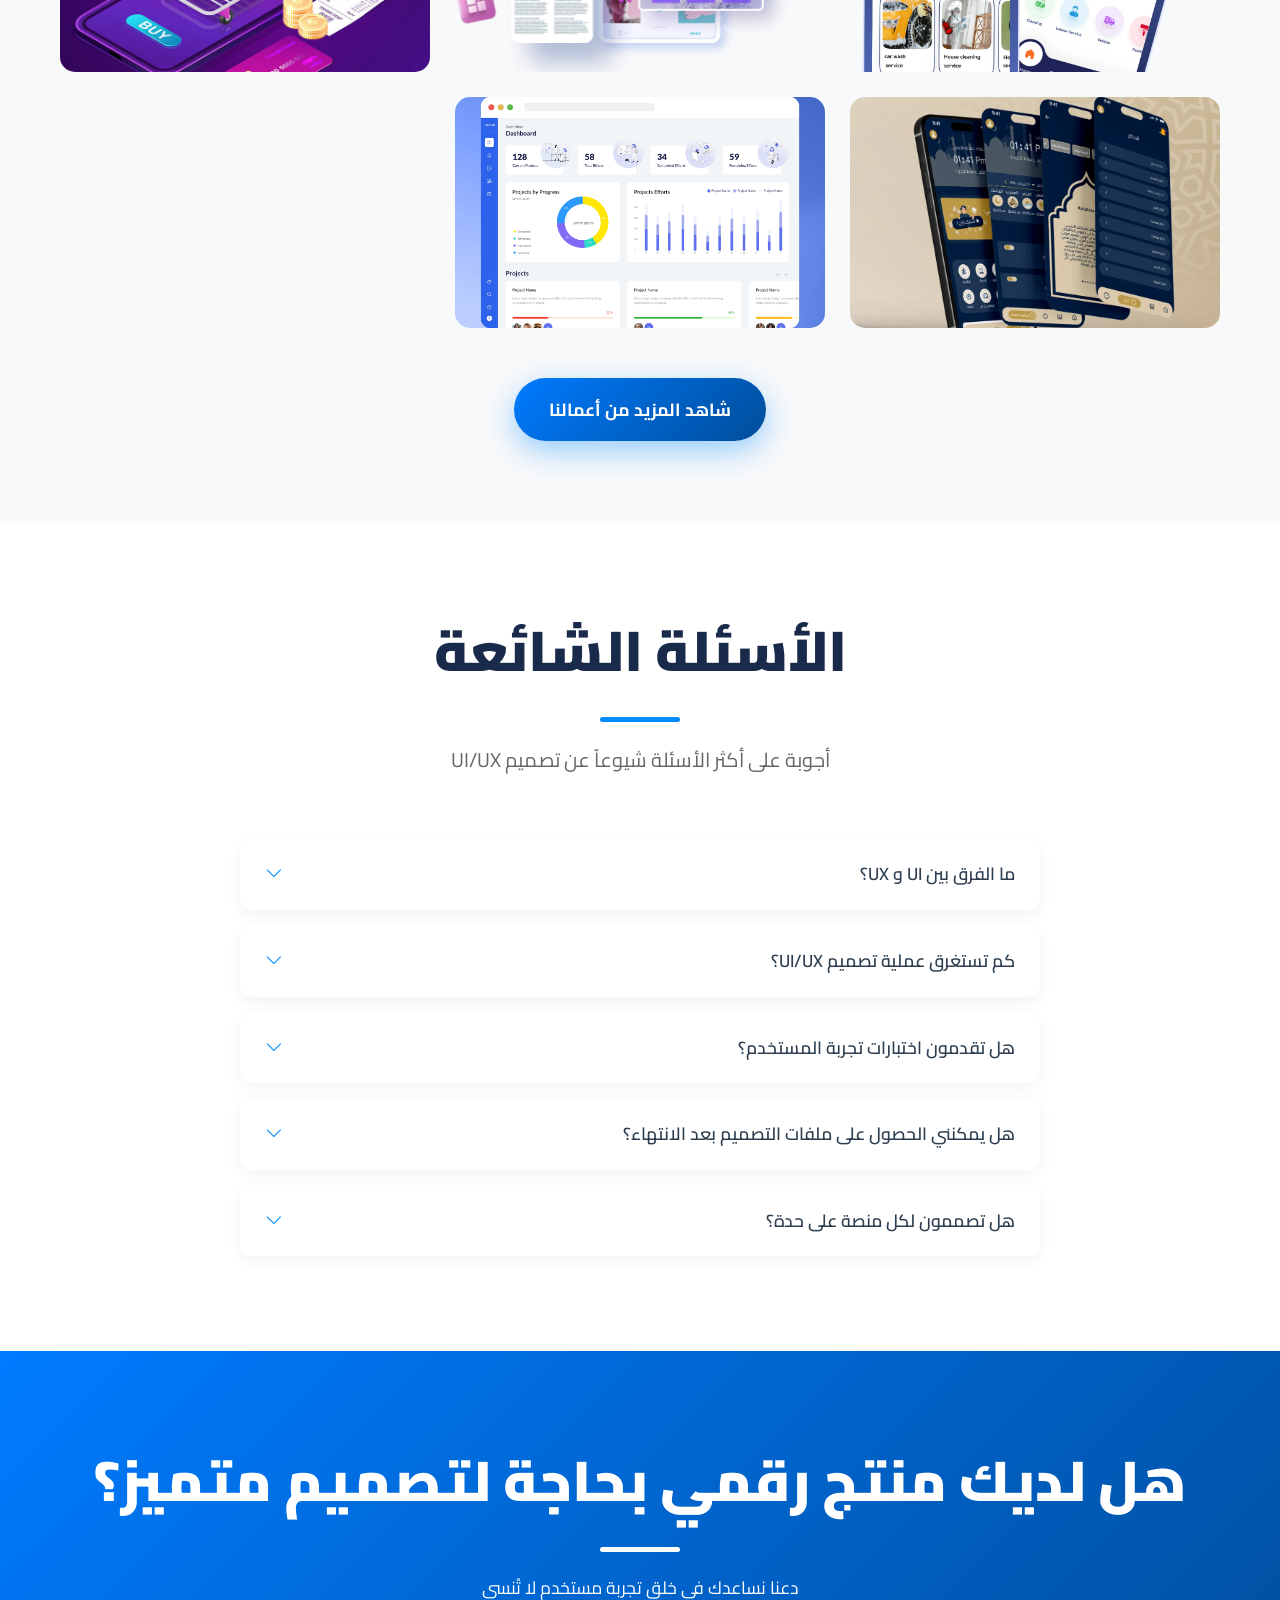
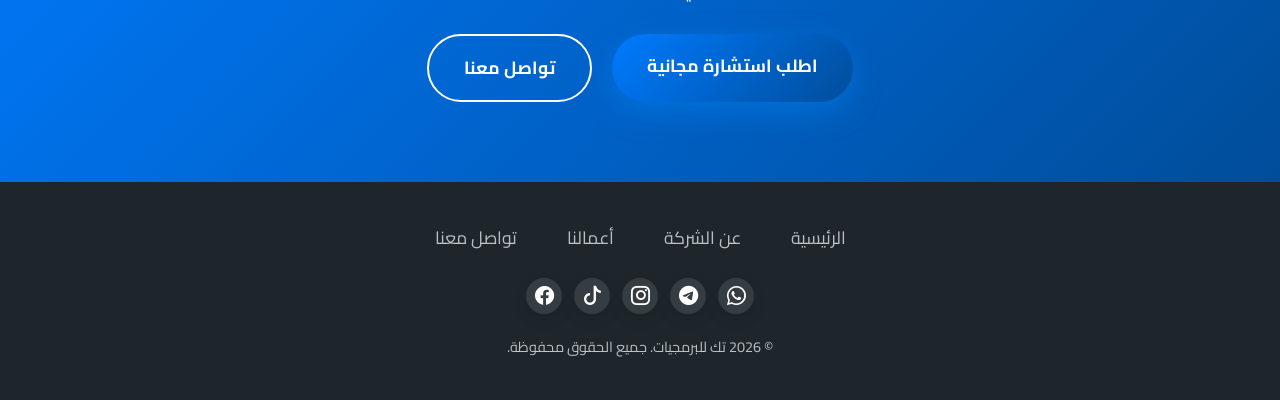
<file: ui-ux-design.html>
<!DOCTYPE html>
<html lang="ar" dir="rtl">
<head>
    <meta charset="UTF-8">
    <meta name="viewport" content="width=device-width, initial-scale=1.0, user-scalable=yes">
    
    <!-- SEO Meta Tags -->
    <title>تصميم UI/UX | تك - أفضل شركة تصميم تجربة مستخدم وواجهات</title>
    <meta name="description" content="نقدم خدمات تصميم واجهات المستخدم UI وتجربة المستخدم UX باحترافية. نصمم تجارب رقمية مميزة تجذب العملاء وتحسن التفاعل مع منتجك الرقمي.">
    <meta name="keywords" content="تصميم UI, تصميم UX, تجربة مستخدم, واجهات المستخدم, تصميم تجربة المستخدم, تصميم تطبيقات, تصميم مواقع">
    <meta name="author" content="تك للبرمجيات">
    <meta name="robots" content="index, follow">
    
    <!-- Open Graph Meta Tags -->
    <meta property="og:title" content="تصميم UI/UX | تك">
    <meta property="og:description" content="نصمم تجارب مستخدم مميزة وواجهات جذابة تجعل منتجك الرقمي لا يُقاوم">
    <meta property="og:type" content="website">
    <meta property="og:locale" content="ar_AR">
    
    <link rel="stylesheet" href="https://cdnjs.cloudflare.com/ajax/libs/animate.css/4.1.1/animate.min.css"/>
    <link href="https://unpkg.com/aos@2.3.1/dist/aos.css" rel="stylesheet">
    <link rel="stylesheet" href="https://cdn.jsdelivr.net/npm/bootstrap-icons@1.11.1/font/bootstrap-icons.css">
    <link rel="stylesheet" href="style.css">
    <link rel="preconnect" href="https://fonts.googleapis.com">
    <link rel="preconnect" href="https://fonts.gstatic.com" crossorigin>
    <link href="https://fonts.googleapis.com/css2?family=Cairo:wght@400;700;900&display=swap" rel="stylesheet">
    
    <style>
        /* تنسيقات خاصة بصفحة UI/UX - بنفس ألوان الموقع الرئيسي */
        :root {
            --uiux-primary: #008cff;
            --uiux-gradient-start: #007bff;
            --uiux-gradient-end: #004d9a;
        }
        
        .page-header {
            background: linear-gradient(135deg, var(--uiux-gradient-start) 0%, var(--uiux-gradient-end) 100%);
            padding: 120px 0 60px;
            text-align: center;
            color: #fff;
            position: relative;
            overflow: hidden;
        }
        
        .page-header::before {
            content: '';
            position: absolute;
            top: 0;
            left: 0;
            width: 100%;
            height: 100%;
            background: url('https://images.unsplash.com/photo-1586717791821-3f44a563fa4c?w=1920&h=400&fit=crop') center/cover;
            opacity: 0.2;
            z-index: 0;
        }
        
        .page-header .container {
            position: relative;
            z-index: 1;
        }
        
        .page-header h1 {
            font-size: 3rem;
            margin-bottom: 20px;
            color: #fff;
        }
        
        .page-header p {
            font-size: 1.2rem;
            max-width: 700px;
            margin: 0 auto;
            opacity: 0.9;
        }
        
        @media (min-width: 768px) {
            .page-header {
                padding: 150px 0 80px;
            }
            .page-header h1 {
                font-size: 4rem;
            }
        }
        
        /* ما هو UI/UX */
        .what-is-section {
            padding: 80px 0;
            background: var(--light-bg);
        }
        
        .what-is-grid {
            display: grid;
            grid-template-columns: repeat(auto-fit, minmax(350px, 1fr));
            gap: 40px;
            margin-top: 40px;
        }
        
        .what-is-card {
            background: var(--white-color);
            border-radius: 20px;
            padding: 40px;
            text-align: center;
            transition: all 0.4s ease;
            box-shadow: 0 10px 30px rgba(0, 0, 0, 0.08);
        }
        
        .what-is-card:hover {
            transform: translateY(-10px);
            box-shadow: 0 20px 40px rgba(0, 0, 0, 0.15);
        }
        
        .what-is-icon {
            width: 100px;
            height: 100px;
            background: linear-gradient(135deg, var(--uiux-gradient-start), var(--uiux-gradient-end));
            border-radius: 30px;
            display: flex;
            align-items: center;
            justify-content: center;
            margin: 0 auto 25px;
        }
        
        .what-is-icon i {
            font-size: 3.5rem;
            color: #fff;
        }
        
        .what-is-card h3 {
            font-size: 1.8rem;
            margin-bottom: 15px;
        }
        
        .what-is-card p {
            color: #666;
            line-height: 1.8;
            margin-bottom: 20px;
        }
        
        .what-is-list {
            text-align: right;
            list-style: none;
            padding: 0;
        }
        
        .what-is-list li {
            padding: 8px 0;
            display: flex;
            align-items: center;
            gap: 10px;
            color: #666;
        }
        
        .what-is-list li i {
            color: var(--uiux-primary);
            font-size: 1.2rem;
        }
        
        /* منهجية العمل */
        .process-section {
            padding: 80px 0;
        }
        
        .process-steps {
            display: flex;
            flex-wrap: wrap;
            justify-content: center;
            gap: 30px;
            margin-top: 50px;
        }
        
        .step {
            flex: 1;
            min-width: 250px;
            text-align: center;
            position: relative;
            background: var(--white-color);
            padding: 30px 20px;
            border-radius: 15px;
            box-shadow: 0 5px 20px rgba(0, 0, 0, 0.05);
            transition: all 0.3s ease;
        }
        
        .step:hover {
            transform: translateY(-5px);
            box-shadow: 0 15px 30px rgba(0, 0, 0, 0.1);
        }
        
        .step-number {
            width: 60px;
            height: 60px;
            background: linear-gradient(135deg, var(--uiux-gradient-start), var(--uiux-gradient-end));
            color: #fff;
            font-size: 1.5rem;
            font-weight: bold;
            border-radius: 50%;
            display: flex;
            align-items: center;
            justify-content: center;
            margin: 0 auto 20px;
        }
        
        .step h4 {
            font-size: 1.3rem;
            margin-bottom: 15px;
        }
        
        .step p {
            color: #666;
            font-size: 0.95rem;
            line-height: 1.6;
        }
        
        /* أدوات التصميم */
        .tools-section {
            background: var(--light-bg);
            padding: 80px 0;
        }
        
        .tools-grid {
            display: grid;
            grid-template-columns: repeat(auto-fit, minmax(180px, 1fr));
            gap: 30px;
            margin-top: 50px;
        }
        
        .tool-item {
            text-align: center;
            padding: 30px 20px;
            background: var(--white-color);
            border-radius: 15px;
            transition: all 0.3s ease;
            box-shadow: 0 5px 15px rgba(0, 0, 0, 0.05);
        }
        
        .tool-item:hover {
            transform: translateY(-5px);
            box-shadow: 0 15px 30px rgba(0, 0, 0, 0.1);
        }
        
        .tool-icon {
            width: 80px;
            height: 80px;
            background: rgba(0, 140, 255, 0.1);
            border-radius: 50%;
            display: flex;
            align-items: center;
            justify-content: center;
            margin: 0 auto 20px;
        }
        
        .tool-icon i {
            font-size: 2.5rem;
            color: var(--uiux-primary);
        }
        
        .tool-item h4 {
            font-size: 1.2rem;
            margin-bottom: 8px;
        }
        
        .tool-item p {
            color: #666;
            font-size: 0.85rem;
        }
        
        /* مميزات خدماتنا */
        .features-section {
            padding: 80px 0;
        }
        
        .features-grid {
            display: grid;
            grid-template-columns: repeat(auto-fit, minmax(300px, 1fr));
            gap: 30px;
            margin-top: 50px;
        }
        
        .feature-card {
            background: var(--white-color);
            padding: 35px 25px;
            border-radius: 15px;
            text-align: center;
            transition: all 0.3s ease;
            box-shadow: 0 5px 20px rgba(0, 0, 0, 0.05);
        }
        
        .feature-card:hover {
            transform: translateY(-5px);
            box-shadow: 0 15px 30px rgba(0, 0, 0, 0.1);
        }
        
        .feature-icon {
            width: 70px;
            height: 70px;
            background: rgba(0, 140, 255, 0.1);
            border-radius: 50%;
            display: flex;
            align-items: center;
            justify-content: center;
            margin: 0 auto 20px;
        }
        
        .feature-icon i {
            font-size: 2rem;
            color: var(--uiux-primary);
        }
        
        .feature-card h4 {
            font-size: 1.3rem;
            margin-bottom: 15px;
        }
        
        .feature-card p {
            color: #666;
            line-height: 1.7;
        }
        
        /* معرض الأعمال */
        .portfolio-showcase {
            background: var(--light-bg);
            padding: 80px 0;
        }
        
        .showcase-grid {
            display: grid;
            grid-template-columns: repeat(auto-fit, minmax(350px, 1fr));
            gap: 25px;
            margin-top: 50px;
        }
        
        .showcase-item {
            position: relative;
            border-radius: 15px;
            overflow: hidden;
            aspect-ratio: 16/10;
            cursor: pointer;
        }
        
        .showcase-item img {
            width: 100%;
            height: 100%;
            object-fit: cover;
            transition: transform 0.5s ease;
        }
        
        .showcase-overlay {
            position: absolute;
            top: 0;
            left: 0;
            width: 100%;
            height: 100%;
            background: linear-gradient(to top, rgba(0, 140, 255, 0.95), rgba(0, 77, 154, 0.85));
            display: flex;
            align-items: flex-end;
            padding: 25px;
            opacity: 0;
            transition: opacity 0.4s ease;
        }
        
        .showcase-item:hover .showcase-overlay {
            opacity: 1;
        }
        
        .showcase-item:hover img {
            transform: scale(1.1);
        }
        
        .showcase-content {
            color: #fff;
            transform: translateY(20px);
            transition: transform 0.4s ease;
        }
        
        .showcase-item:hover .showcase-content {
            transform: translateY(0);
        }
        
        .showcase-content h4 {
            color: #fff;
            font-size: 1.3rem;
            margin-bottom: 5px;
        }
        
        .showcase-content p {
            font-size: 0.9rem;
            opacity: 0.9;
        }
        
        /* الأسئلة الشائعة */
        .faq-section {
            padding: 80px 0;
        }
        
        .faq-grid {
            max-width: 800px;
            margin: 50px auto 0;
        }
        
        .faq-item {
            background: var(--white-color);
            border-radius: 12px;
            margin-bottom: 15px;
            overflow: hidden;
            box-shadow: 0 5px 15px rgba(0, 0, 0, 0.05);
        }
        
        .faq-question {
            padding: 20px 25px;
            display: flex;
            justify-content: space-between;
            align-items: center;
            cursor: pointer;
            font-weight: 600;
            font-size: 1.1rem;
            transition: background 0.3s ease;
        }
        
        .faq-question:hover {
            background: rgba(0, 140, 255, 0.05);
        }
        
        .faq-question i {
            transition: transform 0.3s ease;
            color: var(--uiux-primary);
        }
        
        .faq-item.active .faq-question i {
            transform: rotate(180deg);
        }
        
        .faq-answer {
            padding: 0 25px;
            max-height: 0;
            overflow: hidden;
            transition: all 0.3s ease;
            color: #666;
            line-height: 1.7;
        }
        
        .faq-item.active .faq-answer {
            padding: 0 25px 20px;
            max-height: 300px;
        }
        
        /* CTA Section */
        .cta-section {
            background: linear-gradient(135deg, var(--uiux-gradient-start), var(--uiux-gradient-end));
            padding: 80px 0;
            text-align: center;
            color: #fff;
        }
        
        .cta-section h2 {
            color: #fff;
            margin-bottom: 20px;
        }
        
        .cta-section h2::after {
            background-color: #fff;
        }
        
        .cta-section p {
            max-width: 600px;
            margin: 0 auto 30px;
            font-size: 1.1rem;
            opacity: 0.95;
        }
        
        .cta-buttons {
            display: flex;
            gap: 20px;
            justify-content: center;
            flex-wrap: wrap;
        }
        
        .btn-outline-light {
            background: transparent;
            border: 2px solid #fff;
            color: #fff;
        }
        
        .btn-outline-light:hover {
            background: #fff;
            color: var(--uiux-primary);
            transform: translateY(-3px);
        }
        
        .breadcrumb {
            background: transparent;
            padding: 15px 0;
            margin-bottom: 0;
        }
        
        .breadcrumb a {
            color: var(--primary-color);
            text-decoration: none;
        }
        
        .breadcrumb .separator {
            margin: 0 10px;
            color: #999;
        }
        
        /* تنسيقات الوضع الليلي */
        .dark-mode .what-is-card,
        .dark-mode .step,
        .dark-mode .tool-item,
        .dark-mode .feature-card,
        .dark-mode .faq-item {
            background: #0a2a3f;
        }
        
        .dark-mode .what-is-card p,
        .dark-mode .what-is-list li,
        .dark-mode .step p,
        .dark-mode .tool-item p,
        .dark-mode .feature-card p,
        .dark-mode .faq-answer {
            color: #b8d0ff;
        }
        
        .dark-mode .what-is-section,
        .dark-mode .tools-section,
        .dark-mode .portfolio-showcase {
            background: #0a1a2f;
        }
        
        .dark-mode .what-is-list li i {
            color: #3a86ff;
        }
        
        .dark-mode .tool-icon {
            background: rgba(58, 134, 255, 0.2);
        }
        
        .dark-mode .tool-icon i {
            color: #3a86ff;
        }
        
        .dark-mode .feature-icon {
            background: rgba(58, 134, 255, 0.2);
        }
        
        .dark-mode .feature-icon i {
            color: #3a86ff;
        }
        
        .dark-mode .faq-question:hover {
            background: rgba(58, 134, 255, 0.1);
        }
    </style>
</head>
<body>

    <header class="main-header">
        <div class="container">
            <nav class="main-nav">
                <button class="menu-toggle" aria-label="Toggle navigation">
                    <i class="bi bi-list"></i>
                </button>
                <div class="nav-links-wrapper">
                    <button class="close-menu" aria-label="Close navigation menu"><i class="bi bi-x"></i></button>
                    <ul class="nav-links">
                        <li><a href="index.html">الرئيسية</a></li>
                        <li><a href="index.html#about">عناء</a></li>
                        <li><a href="index.html#services">خدماتنا</a></li>
                        <li><a href="index.html#portfolio">أعمالنا</a></li>
                        <li><a href="index.html#contact">تواصل </a></li>
                    </ul>
                </div>
            </nav>
            <a href="index.html" class="logo">
                <img src="logo.jpg" alt="تك للبرمجيات" class="site-logo">
            </a>
            <div class="header-social-cta">
                <div class="social-icons">
                    <a href="https://wa.me/967733668040" target="_blank"><i class="bi bi-whatsapp"></i></a>
                    <a href="https://t.me/av47x" target="_blank"><i class="bi bi-telegram"></i></a>
                    <a href="https://www.instagram.com/tech_ye" target="_blank"><i class="bi bi-instagram"></i></a>
                    <a href="https://www.tiktok.com/@tech_ye" target="_blank"><i class="bi bi-tiktok"></i></a>
                    <a href="https://www.facebook.com/1DmZkmecy7" target="_blank"><i class="bi bi-facebook"></i></a>
                </div>
                <button class="dark-mode-toggle" id="darkModeToggle" aria-label="الوضع الليلي">
                    <i class="bi bi-moon-stars"></i>
                </button>
            </div>
        </div>
    </header>

    <!-- Breadcrumb -->
    <div class="breadcrumb">
        <div class="container">
            <a href="index.html">الرئيسية</a>
            <span class="separator">›</span>
            <span>تصميم UI/UX</span>
        </div>
    </div>

    <!-- Page Header -->
    <section class="page-header">
        <div class="container">
            <h1 data-aos="fade-up">تصميم UI/UX</h1>
            <p data-aos="fade-up" data-aos-delay="100">نصنع تجارب رقمية لا تُنسى تجمع بين الجمال والوظائف</p>
        </div>
    </section>

    <!-- What is UI/UX Section -->
    <section class="what-is-section">
        <div class="container">
            <h2 data-aos="fade-up">ما هو تصميم UI/UX؟</h2>
            <p class="section-subtitle" data-aos="fade-up" data-aos-delay="100">فهم الفرق بين تصميم واجهات المستخدم وتجربة المستخدم</p>
            
            <div class="what-is-grid">
                <div class="what-is-card" data-aos="fade-up" data-aos-delay="200">
                    <div class="what-is-icon">
                        <i class="bi bi-brush"></i>
                    </div>
                    <h3>تصميم واجهات المستخدم (UI)</h3>
                    <p>UI هو ما يراه المستخدم ويتفاعل معه مباشرة. يشمل تصميم الشاشات، الأزرار، الأيقونات، والطباعة.</p>
                    <ul class="what-is-list">
                        <li><i class="bi bi-check-circle-fill"></i> تصميم الشاشات والواجهات</li>
                        <li><i class="bi bi-check-circle-fill"></i> اختيار الألوان والخطوط المناسبة</li>
                        <li><i class="bi bi-check-circle-fill"></i> تصميم الأيقونات والأزرار</li>
                        <li><i class="bi bi-check-circle-fill"></i> إنشاء نظام تصميم متكامل</li>
                        <li><i class="bi bi-check-circle-fill"></i> ضمان الاتساق البصري</li>
                    </ul>
                </div>
                
                <div class="what-is-card" data-aos="fade-up" data-aos-delay="300">
                    <div class="what-is-icon">
                        <i class="bi bi-people"></i>
                    </div>
                    <h3>تجربة المستخدم (UX)</h3>
                    <p>UX هو شعور المستخدم أثناء استخدام المنتج. يهتم بسهولة الاستخدام وسلاسة التفاعل.</p>
                    <ul class="what-is-list">
                        <li><i class="bi bi-check-circle-fill"></i> بحث وتحليل سلوك المستخدمين</li>
                        <li><i class="bi bi-check-circle-fill"></i> إنشاء خرائط رحلة المستخدم</li>
                        <li><i class="bi bi-check-circle-fill"></i> تصميم الهيكل والمخططات</li>
                        <li><i class="bi bi-check-circle-fill"></i> اختبار قابلية الاستخدام</li>
                        <li><i class="bi bi-check-circle-fill"></i> تحسين التجربة بناءً على البيانات</li>
                    </ul>
                </div>
            </div>
        </div>
    </section>

    <!-- Process Section -->
    <section class="process-section">
        <div class="container">
            <h2 data-aos="fade-up">منهجية عملنا في UI/UX</h2>
            <p class="section-subtitle" data-aos="fade-up" data-aos-delay="100">نتبع منهجية علمية لضمان أفضل تجربة للمستخدم</p>
            
            <div class="process-steps">
                <div class="step" data-aos="fade-up" data-aos-delay="200">
                    <div class="step-number">1</div>
                    <h4>البحث والتحليل</h4>
                    <p>نقوم بدراسة جمهورك المستهدف، تحليل المنافسين، وفهم احتياجات المستخدمين الحقيقية.</p>
                </div>
                
                <div class="step" data-aos="fade-up" data-aos-delay="300">
                    <div class="step-number">2</div>
                    <h4>هيكلة المعلومات</h4>
                    <p>ننظم محتوى المنتج ونصمم خرائط الموقع والمخططات الهيكلية.</p>
                </div>
                
                <div class="step" data-aos="fade-up" data-aos-delay="400">
                    <div class="step-number">3</div>
                    <h4>تصميم الإطارات</h4>
                    <p>نصمم إطارات أولية (Wireframes) لتحديد تدفق المستخدم وتوزيع العناصر.</p>
                </div>
                
                <div class="step" data-aos="fade-up" data-aos-delay="500">
                    <div class="step-number">4</div>
                    <h4>النماذج التفاعلية</h4>
                    <p>ننشئ نماذج تفاعلية عالية الدقة لاختبار التجربة قبل التطوير.</p>
                </div>
                
                <div class="step" data-aos="fade-up" data-aos-delay="600">
                    <div class="step-number">5</div>
                    <h4>اختبار المستخدم</h4>
                    <p>نجري اختبارات مع مستخدمين حقيقيين ونجمع الملاحظات للتحسين.</p>
                </div>
                
                <div class="step" data-aos="fade-up" data-aos-delay="700">
                    <div class="step-number">6</div>
                    <h4>التسليم والدعم</h4>
                    <p>نسلم ملفات التصميم النهائية مع دليل الاستخدام ودعم مستمر.</p>
                </div>
            </div>
        </div>
    </section>

    <!-- Tools Section -->
    <section class="tools-section">
        <div class="container">
            <h2 data-aos="fade-up">أدوات التصميم التي نستخدمها</h2>
            <p class="section-subtitle" data-aos="fade-up" data-aos-delay="100">أحدث الأدوات لتصميم احترافي</p>
            
            <div class="tools-grid">
                <div class="tool-item" data-aos="fade-up" data-aos-delay="200">
                    <div class="tool-icon">
                        <i class="bi bi-figma"></i>
                    </div>
                    <h4>Figma</h4>
                    <p>تصميم واجهات وتعاون فريق في الوقت الفعلي</p>
                </div>
                
                <div class="tool-item" data-aos="fade-up" data-aos-delay="250">
                    <div class="tool-icon">
                        <i class="bi bi-adobe"></i>
                    </div>
                    <h4>Adobe XD</h4>
                    <p>تصميم نماذج تفاعلية عالية الدقة</p>
                </div>
                
                <div class="tool-item" data-aos="fade-up" data-aos-delay="300">
                    <div class="tool-icon">
                        <i class="bi bi-sketch"></i>
                    </div>
                    <h4>Sketch</h4>
                    <p>تصميم واجهات متقدمة لأنظمة macOS</p>
                </div>
                
                <div class="tool-item" data-aos="fade-up" data-aos-delay="350">
                    <div class="tool-icon">
                        <i class="bi bi-palette"></i>
                    </div>
                    <h4>Illustrator</h4>
                    <p>تصميم الأيقونات والرسوم المتجهة</p>
                </div>
                
                <div class="tool-item" data-aos="fade-up" data-aos-delay="400">
                    <div class="tool-icon">
                        <i class="bi bi-zoom-in"></i>
                    </div>
                    <h4>Maze</h4>
                    <p>اختبار قابلية الاستخدام وتحليل النتائج</p>
                </div>
                
                <div class="tool-item" data-aos="fade-up" data-aos-delay="450">
                    <div class="tool-icon">
                        <i class="bi bi-diagram-3"></i>
                    </div>
                    <h4>Miro</h4>
                    <p>رسم الخرائط الذهنية وتخطيط التجربة</p>
                </div>
            </div>
        </div>
    </section>

    <!-- Features Section -->
    <section class="features-section">
        <div class="container">
            <h2 data-aos="fade-up">مميزات خدماتنا في UI/UX</h2>
            <p class="section-subtitle" data-aos="fade-up" data-aos-delay="100">ما الذي يجعل تصميماتنا مميزة؟</p>
            
            <div class="features-grid">
                <div class="feature-card" data-aos="fade-up" data-aos-delay="200">
                    <div class="feature-icon">
                        <i class="bi bi-lightbulb"></i>
                    </div>
                    <h4>تصميم يركز على المستخدم</h4>
                    <p>نضع المستخدم في قلب عملية التصميم، ونتأكد من أن كل قرار يخدم احتياجاته الحقيقية.</p>
                </div>
                
                <div class="feature-card" data-aos="fade-up" data-aos-delay="250">
                    <div class="feature-icon">
                        <i class="bi bi-graph-up"></i>
                    </div>
                    <h4>قائم على البيانات</h4>
                    <p>نعتمد على البيانات والأبحاث في اتخاذ قرارات التصميم، وليس فقط الحدس والإبداع.</p>
                </div>
                
                <div class="feature-card" data-aos="fade-up" data-aos-delay="300">
                    <div class="feature-icon">
                        <i class="bi bi-phone"></i>
                    </div>
                    <h4>تصميم متجاوب</h4>
                    <p>نصمم تجارب سلسة تعمل بشكل مثالي على جميع الأجهزة - جوال، تابلت، كمبيوتر.</p>
                </div>
                
                <div class="feature-card" data-aos="fade-up" data-aos-delay="350">
                    <div class="feature-icon">
                        <i class="bi bi-arrow-repeat"></i>
                    </div>
                    <h4>تحسين مستمر</h4>
                    <p>نواصل تحسين التصميم بناءً على ملاحظات المستخدمين وتحليل الأداء.</p>
                </div>
                
                <div class="feature-card" data-aos="fade-up" data-aos-delay="400">
                    <div class="feature-icon">
                        <i class="bi bi-universal-access"></i>
                    </div>
                    <h4>إمكانية الوصول</h4>
                    <p>نتأكد من أن تصميماتنا متاحة للجميع بما في ذلك ذوي الاحتياجات الخاصة.</p>
                </div>
                
                <div class="feature-card" data-aos="fade-up" data-aos-delay="450">
                    <div class="feature-icon">
                        <i class="bi bi-file-code"></i>
                    </div>
                    <h4>توثيق كامل</h4>
                    <p>نقدم نظام تصميم متكامل ودليل استخدام لتسهيل عملية التطوير.</p>
                </div>
            </div>
        </div>
    </section>

    <!-- Portfolio Showcase -->
    <section class="portfolio-showcase">
        <div class="container">
            <h2 data-aos="fade-up">أعمالنا في تصميم UI/UX</h2>
            <p class="section-subtitle" data-aos="fade-up" data-aos-delay="100">نماذج من تصميماتنا التي تنال إعجاب العملاء</p>
            
            <div class="showcase-grid">
                <div class="showcase-item" data-aos="zoom-in" data-aos-delay="200">
                    <img src="u1.webp" alt="تصميم تطبيق جوال">
                    <div class="showcase-overlay">
                        <div class="showcase-content">
                            <h4>تطبيق  متجر اكتروني</h4>
                            <p>تصميم واجهات مستخدم بسيطة وسهلة الاستخدام</p>
                        </div>
                    </div>
                </div>
                
                <div class="showcase-item" data-aos="zoom-in" data-aos-delay="250">
                    <img src="u2.png" alt="تصميم موقع إلكتروني">
                    <div class="showcase-overlay">
                        <div class="showcase-content">
                            <h4>منصة  للخدمات</h4>
                            <p>تجربة انفوجرافيك تفاعلي سلسة تربط العملاء بالتقنيين</p>
                        </div>
                    </div>
                </div>
                
                <div class="showcase-item" data-aos="zoom-in" data-aos-delay="300">
                    <img src="u3.jpg" alt="تصميم متجر إلكتروني">
                    <div class="showcase-overlay">
                        <div class="showcase-content">
                            <h4>متجر إلكتروني</h4>
                            <p>تصميم واجهات تسوق سهلة وجذابة</p>
                        </div>
                    </div>
                </div>
                
                <div class="showcase-item" data-aos="zoom-in" data-aos-delay="350">
                    <img src="u4.webp" alt="تصميم تطبيق ديني">
                    <div class="showcase-overlay">
                        <div class="showcase-content">
                            <h4>تطبيق فاذكروني</h4>
                            <p>واجهات مستخدم هادئة تناسب التجربة الروحانية</p>
                        </div>
                    </div>
                </div>
                
                <div class="showcase-item" data-aos="zoom-in" data-aos-delay="400">
                    <img src="u5.jpg" alt="تصميم لوحة تحكم">
                    <div class="showcase-overlay">
                        <div class="showcase-content">
                            <h4>لوحة تحكم إدارية</h4>
                            <p>تصميم نظام إدارة متكامل وسهل الاستخدام</p>
                        </div>
                    </div>
                </div>
                
               
                </div>
            </div>
            
            <div class="text-center mt-5" data-aos="fade-up" data-aos-delay="500">
                <a href="index.html#portfolio" class="btn btn-primary">شاهد المزيد من أعمالنا</a>
            </div>
        </div>
    </section>

    <!-- FAQ Section -->
    <section class="faq-section">
        <div class="container">
            <h2 data-aos="fade-up">الأسئلة الشائعة</h2>
            <p class="section-subtitle" data-aos="fade-up" data-aos-delay="100">أجوبة على أكثر الأسئلة شيوعاً عن تصميم UI/UX</p>
            
            <div class="faq-grid">
                <div class="faq-item" data-aos="fade-up" data-aos-delay="200">
                    <div class="faq-question">
                        <span>ما الفرق بين UI و UX؟</span>
                        <i class="bi bi-chevron-down"></i>
                    </div>
                    <div class="faq-answer">
                        <p>UI (واجهات المستخدم) هو ما يراه المستخدم ويلمسه - التصميم المرئي، الألوان، الأزرار. UX (تجربة المستخدم) هو شعور المستخدم أثناء استخدام المنتج - سهولة الاستخدام، سلاسة التنقل. كلاهما يعملان معاً لخلق منتج ناجح.</p>
                    </div>
                </div>
                
                <div class="faq-item" data-aos="fade-up" data-aos-delay="250">
                    <div class="faq-question">
                        <span>كم تستغرق عملية تصميم UI/UX؟</span>
                        <i class="bi bi-chevron-down"></i>
                    </div>
                    <div class="faq-answer">
                        <p>تختلف المدة حسب تعقيد المشروع. المشاريع الصغيرة قد تستغرق 2-3 أسابيع، المتوسطة 4-6 أسابيع، والكبيرة 8-12 أسبوعاً. نقدم جدول زمني مفصل بعد تقييم المشروع.</p>
                    </div>
                </div>
                
                <div class="faq-item" data-aos="fade-up" data-aos-delay="300">
                    <div class="faq-question">
                        <span>هل تقدمون اختبارات تجربة المستخدم؟</span>
                        <i class="bi bi-chevron-down"></i>
                    </div>
                    <div class="faq-answer">
                        <p>نعم، نقوم بإجراء اختبارات مع مستخدمين حقيقيين في مراحل مختلفة من التصميم. نسجل الملاحظات ونحسن التصميم بناءً على النتائج لضمان أفضل تجربة ممكنة.</p>
                    </div>
                </div>
                
                <div class="faq-item" data-aos="fade-up" data-aos-delay="350">
                    <div class="faq-question">
                        <span>هل يمكنني الحصول على ملفات التصميم بعد الانتهاء؟</span>
                        <i class="bi bi-chevron-down"></i>
                    </div>
                    <div class="faq-answer">
                        <p>بالتأكيد، نسلم جميع ملفات التصميم (Figma، Adobe XD، أو الملفات المصدرية) مع دليل استخدام شامل ونظام تصميم متكامل لمساعدة فريق التطوير.</p>
                    </div>
                </div>
                
                <div class="faq-item" data-aos="fade-up" data-aos-delay="400">
                    <div class="faq-question">
                        <span>هل تصممون لكل منصة على حدة؟</span>
                        <i class="bi bi-chevron-down"></i>
                    </div>
                    <div class="faq-answer">
                        <p>نعم، نصمم لكل منصة على حدة مع الأخذ في الاعتبار مواصفات وإرشادات كل منصة (iOS Human Interface Guidelines، Material Design لنظام Android)، لضمان تجربة أصلية للمستخدم.</p>
                    </div>
                </div>
            </div>
        </div>
    </section>

    <!-- CTA Section -->
    <section class="cta-section">
        <div class="container">
            <h2 data-aos="fade-up">هل لديك منتج رقمي بحاجة لتصميم متميز؟</h2>
            <p data-aos="fade-up" data-aos-delay="100">دعنا نساعدك في خلق تجربة مستخدم لا تُنسى</p>
            <div class="cta-buttons" data-aos="fade-up" data-aos-delay="200">
                <a href="https://wa.me/967733668040?text=مرحباً،%20أود%20الاستفسار%20عن%20خدمات%20تصميم%20UI/UX" target="_blank" class="btn btn-primary">اطلب استشارة مجانية</a>
                <a href="index.html#contact" class="btn btn-outline-light">تواصل معنا</a>
            </div>
        </div>
    </section>

    <footer class="main-footer">
        <div class="container">
            <div class="footer-links">
                <a href="index.html">الرئيسية</a>
                <a href="index.html#about">عن الشركة</a>
                <a href="index.html#portfolio">أعمالنا</a>
                <a href="index.html#contact">تواصل معنا</a>
            </div>
            <div class="social-icons footer-social">
                <a href="https://wa.me/967733668040" target="_blank"><i class="bi bi-whatsapp"></i></a>
                <a href="https://t.me/av47x" target="_blank"><i class="bi bi-telegram"></i></a>
                <a href="https://www.instagram.com/tech_ye" target="_blank"><i class="bi bi-instagram"></i></a>
                <a href="https://www.tiktok.com/@tech_ye" target="_blank"><i class="bi bi-tiktok"></i></a>
                <a href="https://www.facebook.com/1DmZkmecy7" target="_blank"><i class="bi bi-facebook"></i></a>
            </div>
            <p>&copy; 2026 تك للبرمجيات. جميع الحقوق محفوظة.</p>
        </div>
    </footer>

    <script src="https://unpkg.com/aos@2.3.1/dist/aos.js"></script>
    <script>
        // تهيئة AOS
        AOS.init({
            duration: 800,
            once: true,
            offset: 50
        });
        
        // ==================== Dark Mode Toggle ====================
        const darkModeToggle = document.getElementById('darkModeToggle');
        const htmlElement = document.documentElement;
        
        function updateDarkModeIcon(isDark) {
            if (darkModeToggle) {
                if (isDark) {
                    darkModeToggle.innerHTML = '<i class="bi bi-sun-fill"></i>';
                } else {
                    darkModeToggle.innerHTML = '<i class="bi bi-moon-stars"></i>';
                }
            }
        }
        
        const savedTheme = localStorage.getItem('theme');
        if (savedTheme === 'dark') {
            htmlElement.classList.add('dark-mode');
            updateDarkModeIcon(true);
        } else if (window.matchMedia && window.matchMedia('(prefers-color-scheme: dark)').matches && !savedTheme) {
            htmlElement.classList.add('dark-mode');
            updateDarkModeIcon(true);
        } else {
            updateDarkModeIcon(false);
        }
        
        if (darkModeToggle) {
            darkModeToggle.addEventListener('click', function(e) {
                e.preventDefault();
                htmlElement.classList.toggle('dark-mode');
                
                if (htmlElement.classList.contains('dark-mode')) {
                    localStorage.setItem('theme', 'dark');
                    updateDarkModeIcon(true);
                } else {
                    localStorage.setItem('theme', 'light');
                    updateDarkModeIcon(false);
                }
            });
        }
        
        // ==================== FAQ Accordion ====================
        document.querySelectorAll('.faq-question').forEach(question => {
            question.addEventListener('click', () => {
                const faqItem = question.parentElement;
                faqItem.classList.toggle('active');
            });
        });
        
        // ==================== Mobile Menu Toggle ====================
        const menuToggle = document.querySelector('.menu-toggle');
        const navWrapper = document.querySelector('.nav-links-wrapper');
        const closeMenu = document.querySelector('.close-menu');
        const overlay = document.createElement('div');
        overlay.className = 'overlay';
        document.body.appendChild(overlay);
        
        function toggleMenu() {
            navWrapper.classList.toggle('active');
            overlay.classList.toggle('active');
            document.body.style.overflow = navWrapper.classList.contains('active') ? 'hidden' : 'auto';
        }
        
        if (menuToggle) menuToggle.addEventListener('click', toggleMenu);
        if (closeMenu) closeMenu.addEventListener('click', toggleMenu);
        overlay.addEventListener('click', toggleMenu);
        
        window.scrollTo(0, 0);
    </script>
</body>
</html>
</file>
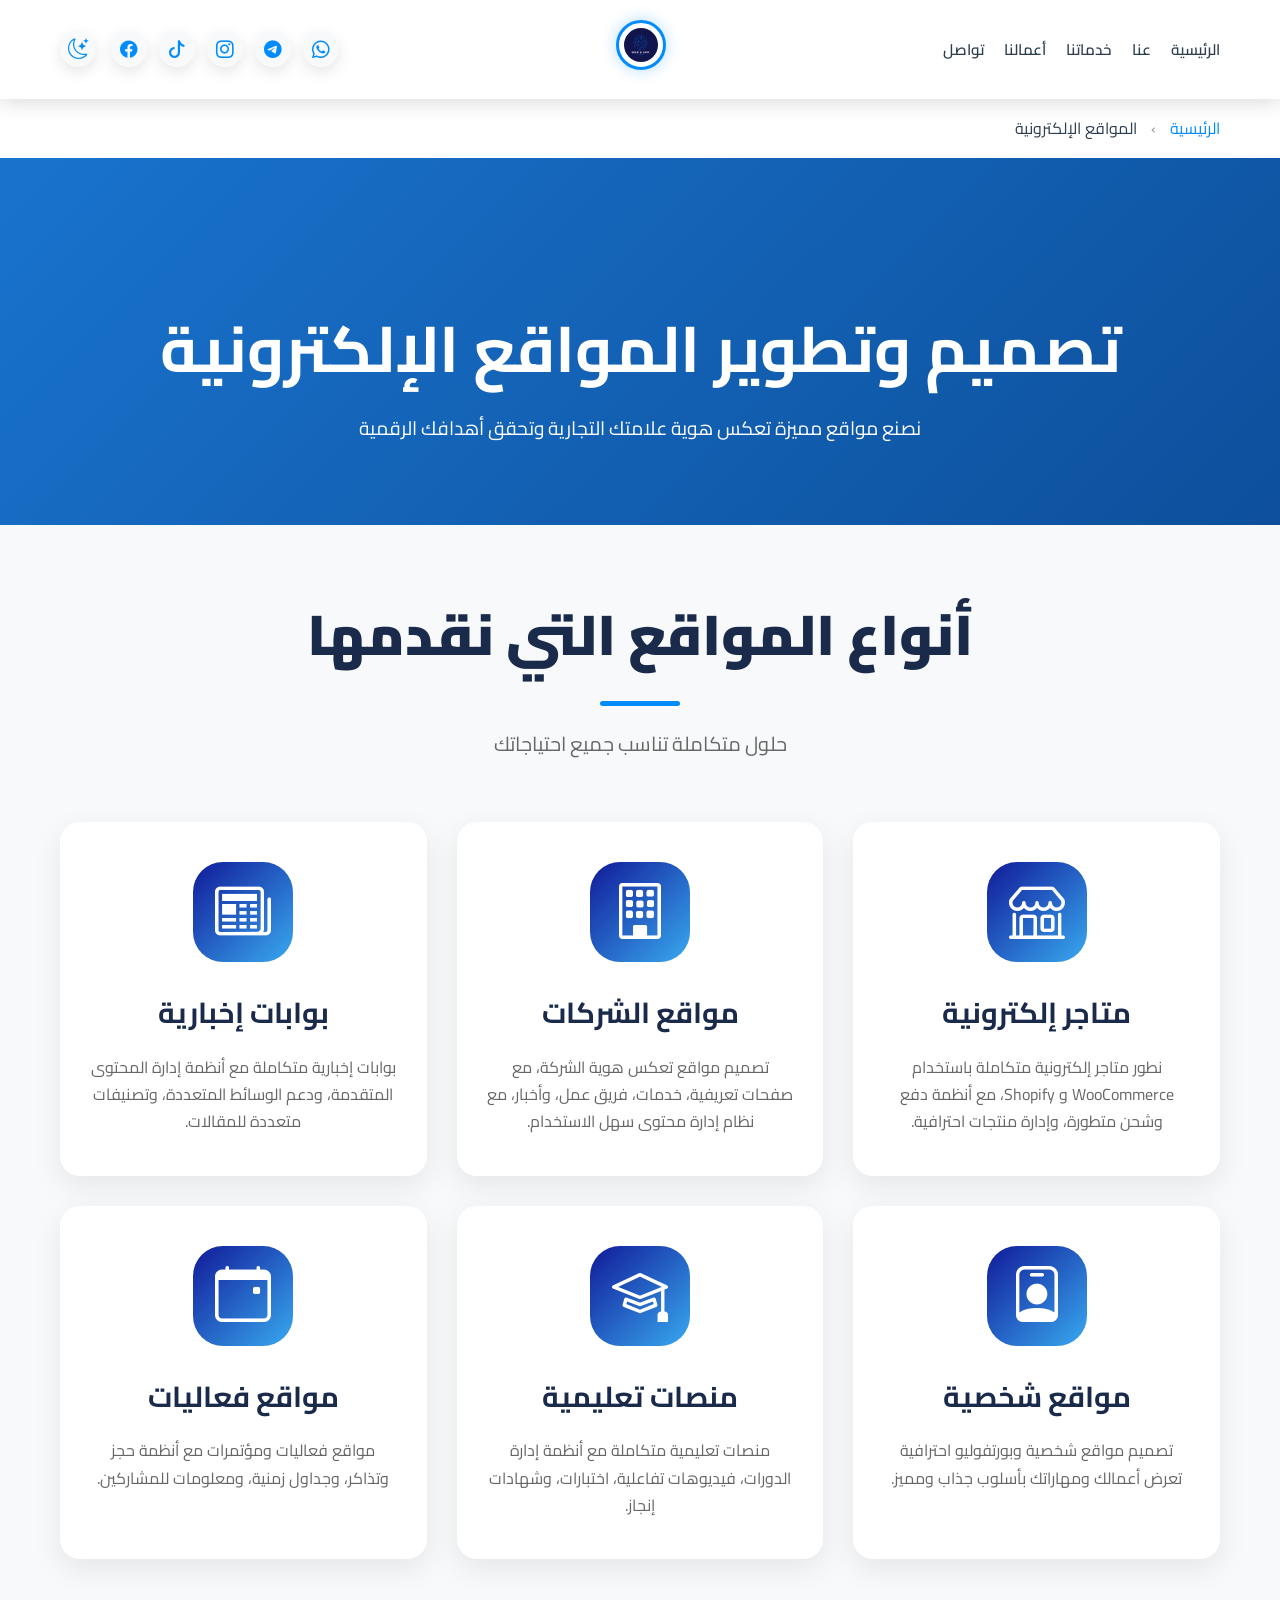
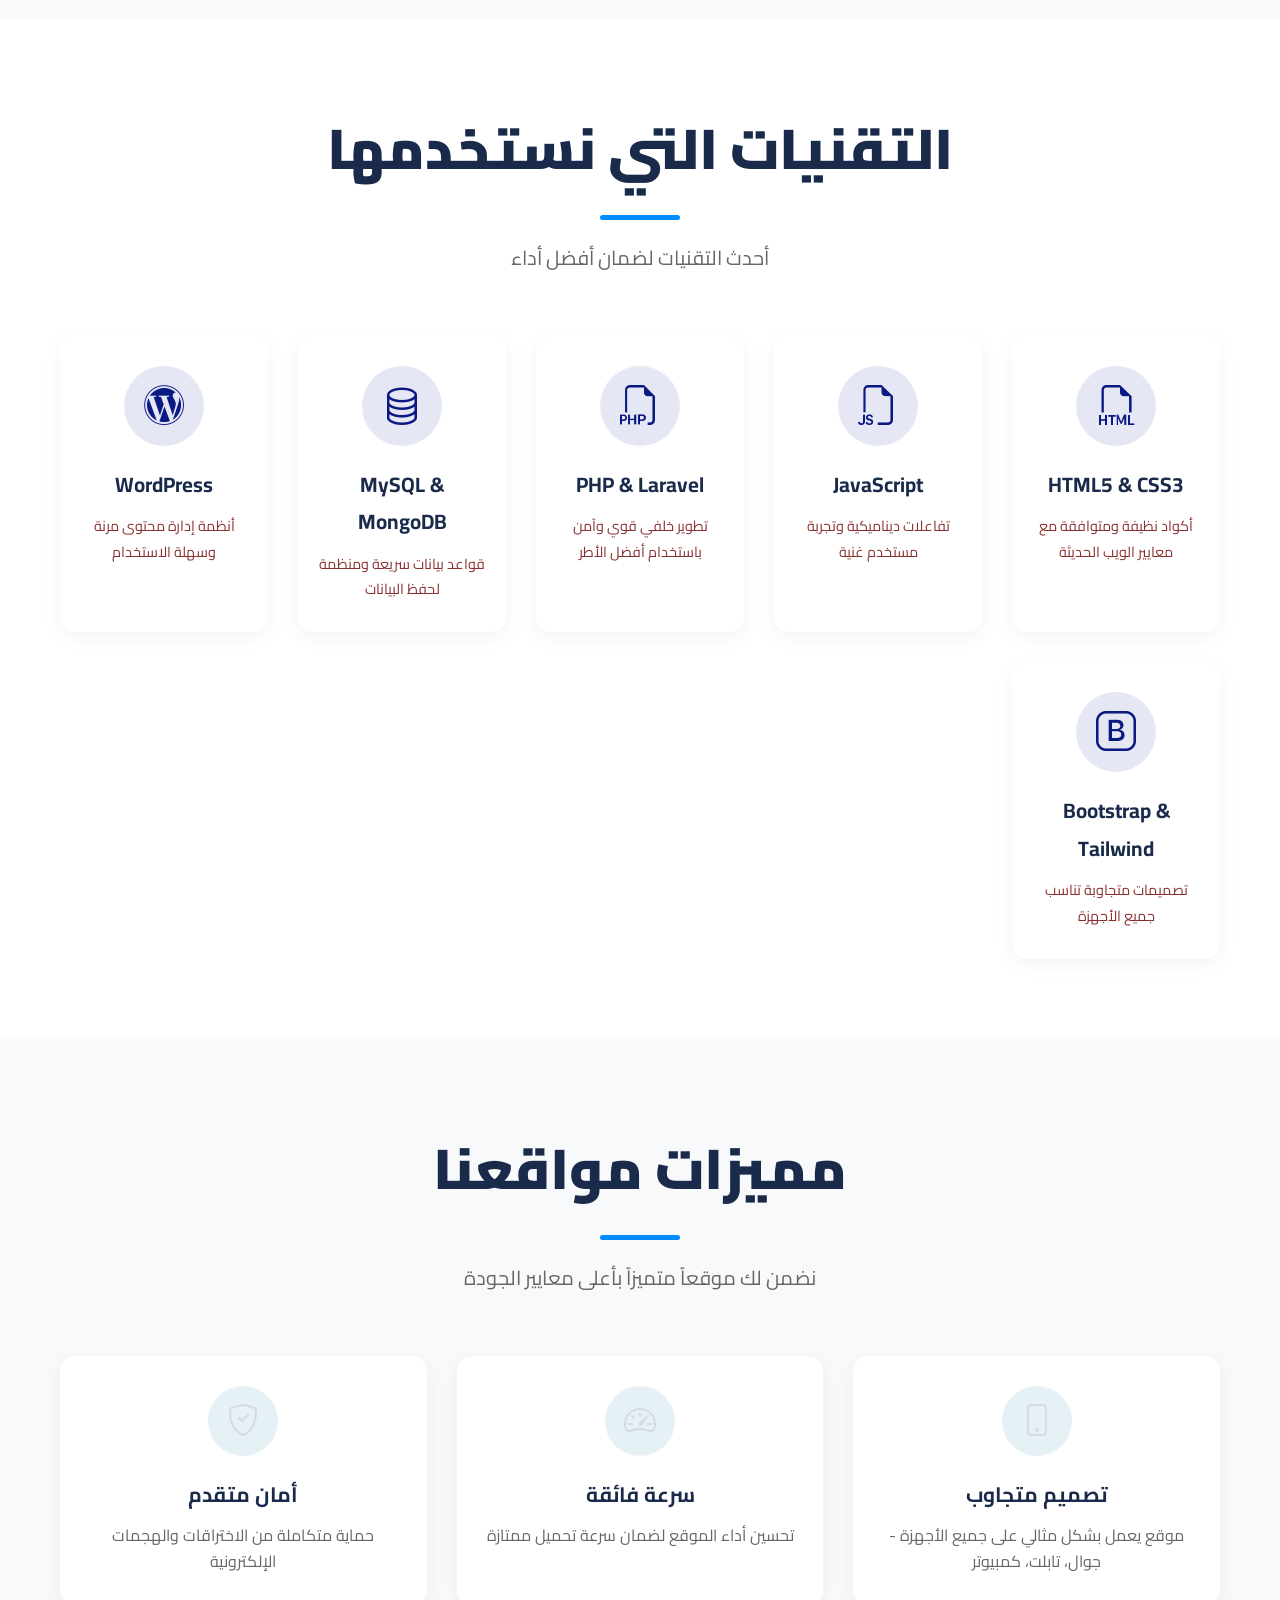
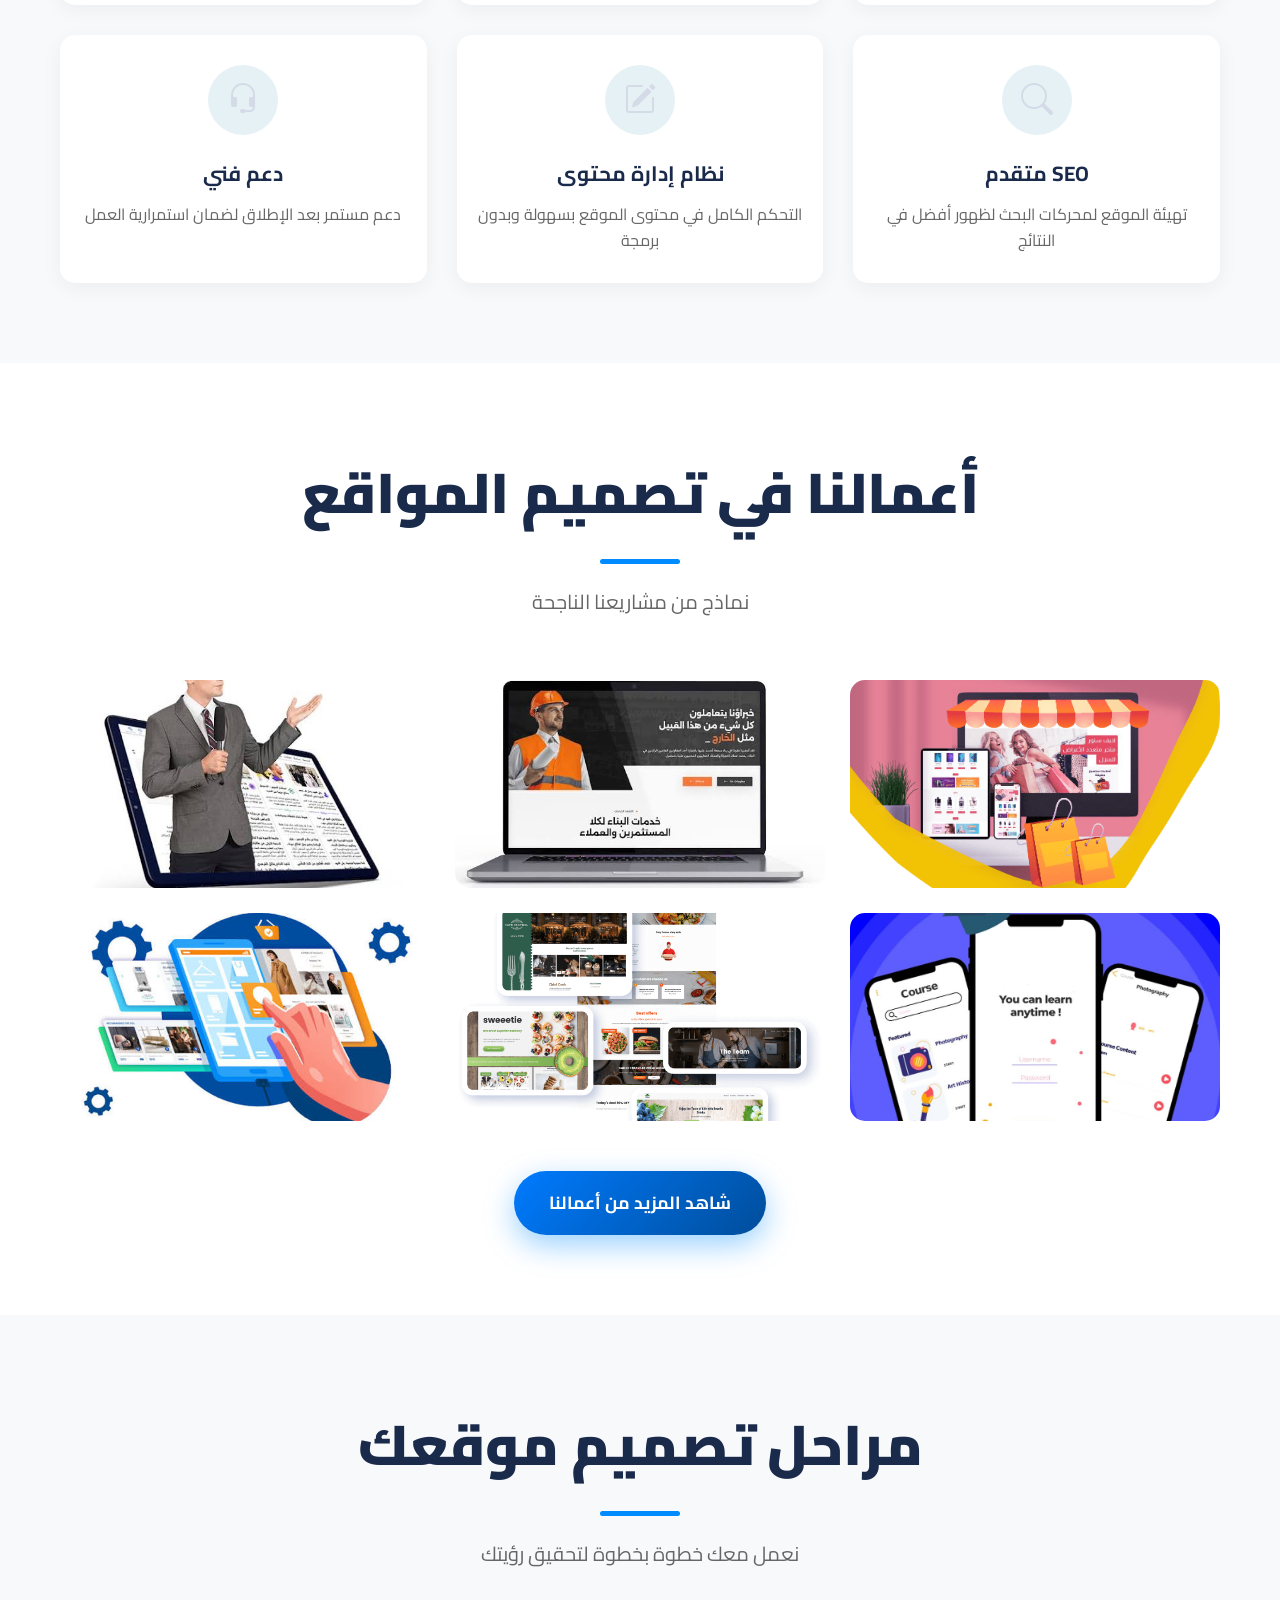
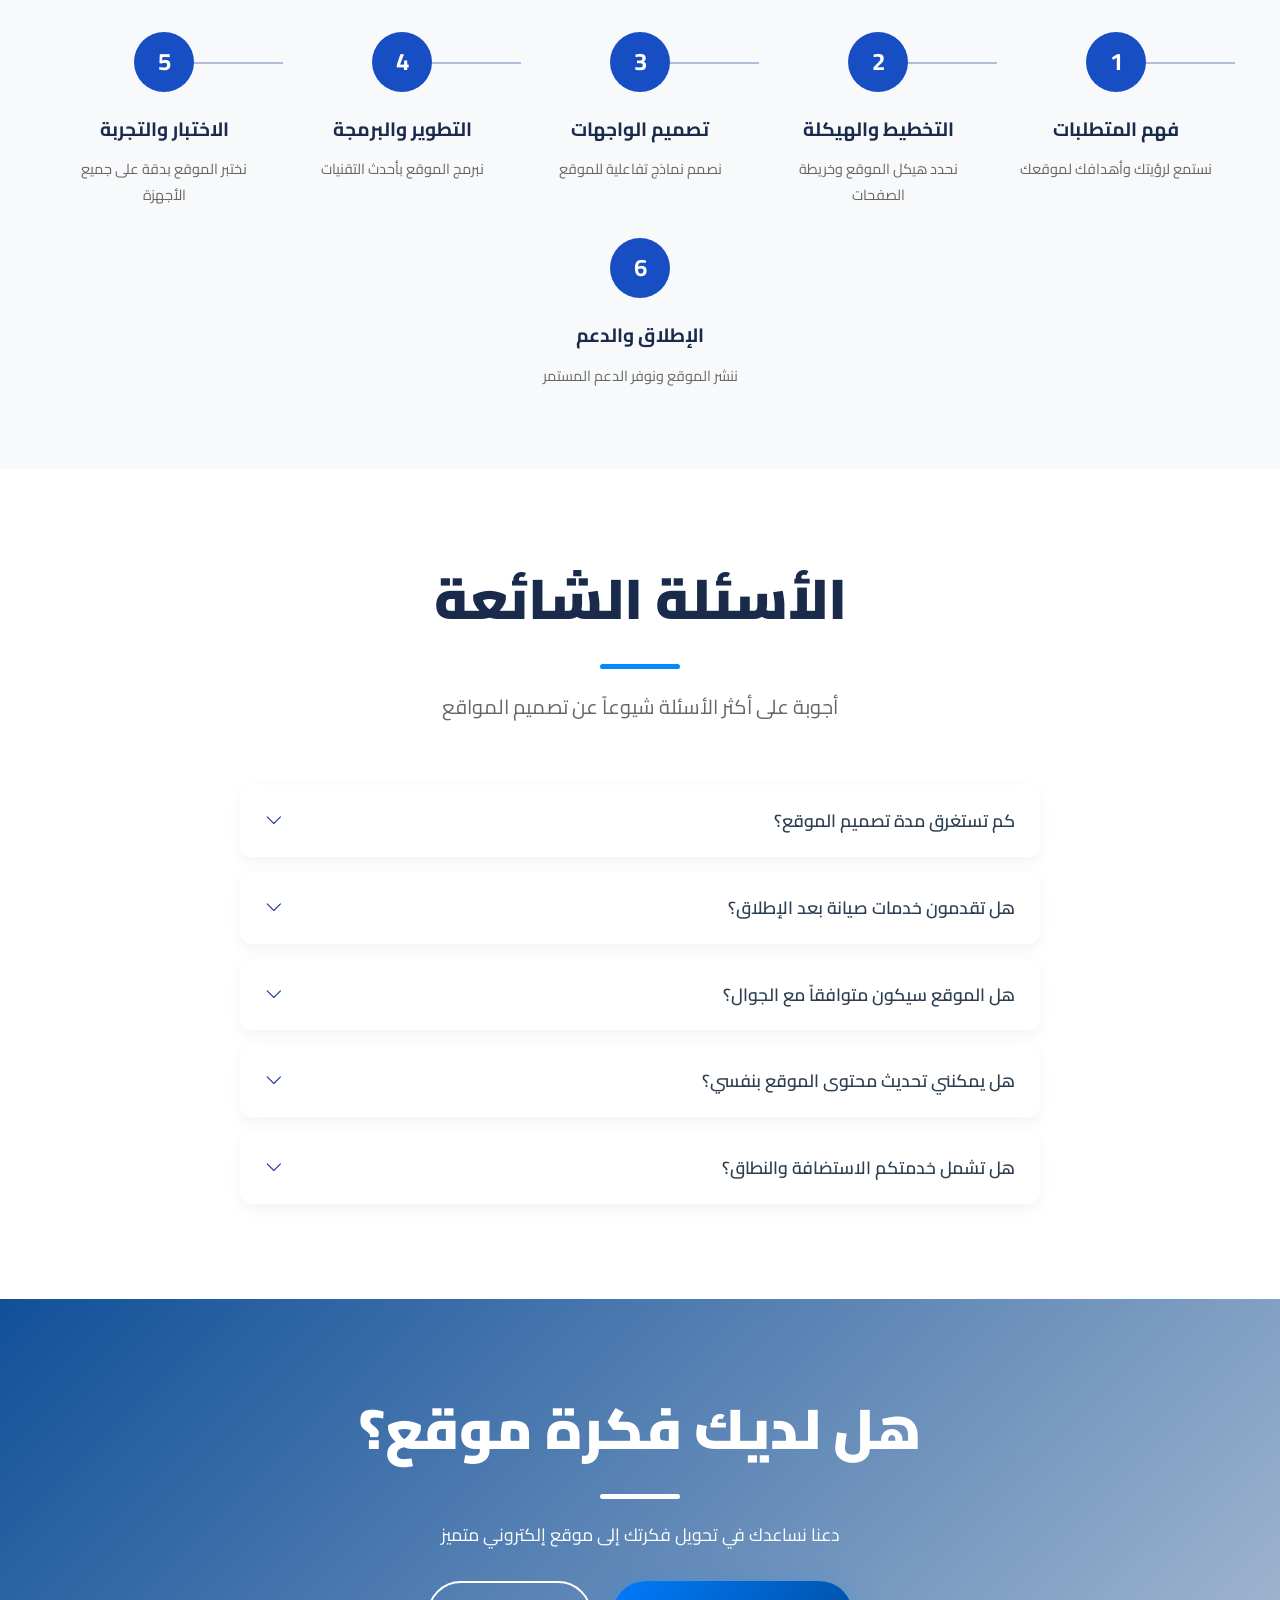
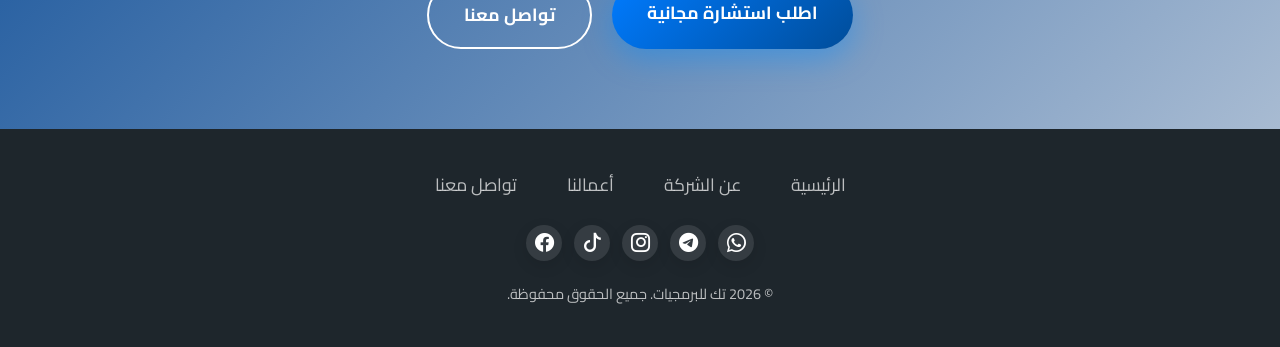
<file: web-design.html>
<!DOCTYPE html>
<html lang="ar" dir="rtl">
<head>
    <meta charset="UTF-8">
    <meta name="viewport" content="width=device-width, initial-scale=1.0, user-scalable=yes">
    
    <!-- SEO Meta Tags -->
    <title>تصميم وتطوير مواقع الويب | تك - أفضل شركة تصميم مواقع</title>
    <meta name="description" content="نقدم خدمات تصميم وتطوير مواقع الويب المتكاملة. مواقع عصرية، سريعة، ومتجاوبة مع جميع الأجهزة. نوفر حلول متاجر إلكترونية، مواقع شركات، وأنظمة إدارة محتوى احترافية.">
    <meta name="keywords" content="تصميم مواقع, تطوير مواقع, مواقع إلكترونية, متاجر إلكترونية, تصميم متجاوب, شركة تصميم مواقع, برمجة مواقع">
    <meta name="author" content="تك للبرمجيات">
    <meta name="robots" content="index, follow">
    
    <!-- Open Graph Meta Tags -->
    <meta property="og:title" content="تصميم وتطوير مواقع الويب | تك">
    <meta property="og:description" content="حلول متكاملة لتصميم وتطوير مواقع الويب العصرية والمتجاوبة">
    <meta property="og:type" content="website">
    <meta property="og:locale" content="ar_AR">
    
    <link rel="stylesheet" href="https://cdnjs.cloudflare.com/ajax/libs/animate.css/4.1.1/animate.min.css"/>
    <link href="https://unpkg.com/aos@2.3.1/dist/aos.css" rel="stylesheet">
    <link rel="stylesheet" href="https://cdn.jsdelivr.net/npm/bootstrap-icons@1.11.1/font/bootstrap-icons.css">
    <link rel="stylesheet" href="style.css">
    <link rel="preconnect" href="https://fonts.googleapis.com">
    <link rel="preconnect" href="https://fonts.gstatic.com" crossorigin>
    <link href="https://fonts.googleapis.com/css2?family=Cairo:wght@400;700;900&display=swap" rel="stylesheet">
    
    <style>
        /* تنسيقات خاصة بصفحة المواقع الإلكترونية */
        .page-header {
            background: linear-gradient(135deg, rgba(0, 100, 200, 0.9) 0%,rgba(0, 70, 150, 0.95));
            padding: 120px 0 60px;
            text-align: center;
            color: #fff;
            position: relative;
            overflow: hidden;
        }
        
        .page-header::before {
            content: '';
            position: absolute;
            top: 0;
            left: 0;
            width: 100%;
            height: 100%;
            background: url('https://images.unsplash.com/photo-1461749280684-dccba630e2f6?w=1920&h=400&fit=crop') center/cover;
            opacity: 0.2;
            z-index: 0;
        }
        
        .page-header .container {
            position: relative;
            z-index: 1;
        }
        
        .page-header h1 {
            font-size: 3rem;
            margin-bottom: 20px;
            color: #fff;
        }
        
        .page-header p {
            font-size: 1.2rem;
            max-width: 700px;
            margin: 0 auto;
            opacity: 0.9;
        }
        
        @media (min-width: 768px) {
            .page-header {
                padding: 150px 0 80px;
            }
            .page-header h1 {
                font-size: 4rem;
            }
        }
        
        /* أنواع المواقع */
        .website-types {
            padding: 60px 0;
            background: var(--light-bg);
        }
        
        .types-grid {
            display: grid;
            grid-template-columns: repeat(auto-fit, minmax(300px, 1fr));
            gap: 30px;
            margin-top: 40px;
        }
        
        .type-card {
            background: var(--white-color);
            border-radius: 20px;
            padding: 40px 30px;
            text-align: center;
            transition: all 0.4s ease;
            box-shadow: 0 10px 30px rgba(0, 0, 0, 0.08);
        }
        
        .type-card:hover {
            transform: translateY(-10px);
            box-shadow: 0 20px 40px rgba(0, 0, 0, 0.15);
        }
        
        .type-icon {
            width: 100px;
            height: 100px;
            background: linear-gradient(135deg, #111a99, #38a9ef);
            border-radius: 30px;
            display: flex;
            align-items: center;
            justify-content: center;
            margin: 0 auto 25px;
        }
        
        .type-icon i {
            font-size: 3.5rem;
            color: #fff;
        }
        
        .type-card h3 {
            font-size: 1.8rem;
            margin-bottom: 15px;
        }
        
        .type-card p {
            color: #666;
            line-height: 1.7;
        }
        
        /* التقنيات المستخدمة */
        .tech-section {
            padding: 80px 0;
        }
        
        .tech-grid {
            display: grid;
            grid-template-columns: repeat(auto-fit, minmax(200px, 1fr));
            gap: 30px;
            margin-top: 50px;
        }
        
        .tech-item {
            text-align: center;
            padding: 30px 20px;
            border-radius: 15px;
            transition: all 0.3s ease;
            background: var(--white-color);
            box-shadow: 0 5px 20px rgba(0, 0, 0, 0.05);
        }
        
        .tech-item:hover {
            transform: translateY(-5px);
            box-shadow: 0 15px 30px rgba(0, 0, 0, 0.1);
        }
        
        .tech-icon {
            width: 80px;
            height: 80px;
            background: rgba(17, 28, 153, 0.1);
            border-radius: 50%;
            display: flex;
            align-items: center;
            justify-content: center;
            margin: 0 auto 20px;
        }
        
        .tech-icon i {
            font-size: 2.5rem;
            color: #0b1983;
        }
        
        .tech-item h4 {
            font-size: 1.3rem;
            margin-bottom: 10px;
        }
        
        .tech-item p {
            color: #893030;
            font-size: 0.9rem;
        }
        
        /* مميزات المواقع */
        .features-section {
            background: var(--light-bg);
            padding: 80px 0;
        }
        
        .features-grid {
            display: grid;
            grid-template-columns: repeat(auto-fit, minmax(280px, 1fr));
            gap: 30px;
            margin-top: 50px;
        }
        
        .feature-card {
            text-align: center;
            padding: 30px 20px;
            border-radius: 15px;
            background: var(--white-color);
            transition: all 0.3s ease;
            box-shadow: 0 5px 20px rgba(0, 0, 0, 0.05);
        }
        
        .feature-card:hover {
            transform: translateY(-5px);
            box-shadow: 0 15px 30px rgba(0, 0, 0, 0.1);
        }
        
        .feature-icon {
            width: 70px;
            height: 70px;
            background: rgba(17, 119, 153, 0.1);
            border-radius: 50%;
            display: flex;
            align-items: center;
            justify-content: center;
            margin: 0 auto 20px;
        }
        
        .feature-icon i {
            font-size: 2rem;
            color: #d5dae7;
        }
        
        .feature-card h4 {
            font-size: 1.3rem;
            margin-bottom: 10px;
        }
        
        .feature-card p {
            color: #666;
            line-height: 1.6;
        }
        
        /* معرض الأعمال */
        .portfolio-showcase {
            padding: 80px 0;
        }
        
        .showcase-grid {
            display: grid;
            grid-template-columns: repeat(auto-fit, minmax(350px, 1fr));
            gap: 25px;
            margin-top: 50px;
        }
        
        .showcase-item {
            position: relative;
            border-radius: 15px;
            overflow: hidden;
            aspect-ratio: 16/9;
            cursor: pointer;
        }
        
        .showcase-item img {
            width: 100%;
            height: 100%;
            object-fit: cover;
            transition: transform 0.5s ease;
        }
        
        .showcase-overlay {
            position: absolute;
            top: 0;
            left: 0;
            width: 100%;
            height: 100%;
            background: linear-gradient(to top, rgba(17, 53, 153, 0.95), rgba(17, 80, 153, 0.7));
            display: flex;
            align-items: flex-end;
            padding: 25px;
            opacity: 0;
            transition: opacity 0.4s ease;
        }
        
        .showcase-item:hover .showcase-overlay {
            opacity: 1;
        }
        
        .showcase-item:hover img {
            transform: scale(1.1);
        }
        
        .showcase-content {
            color: #fff;
            transform: translateY(20px);
            transition: transform 0.4s ease;
        }
        
        .showcase-item:hover .showcase-content {
            transform: translateY(0);
        }
        
        .showcase-content h4 {
            color: #fff;
            font-size: 1.3rem;
            margin-bottom: 5px;
        }
        
        .showcase-content p {
            font-size: 0.9rem;
            opacity: 0.9;
        }
        
        /* عملية العمل */
        .process-section {
            background: var(--light-bg);
            padding: 80px 0;
        }
        
        .process-steps {
            display: flex;
            flex-wrap: wrap;
            justify-content: center;
            gap: 30px;
            margin-top: 50px;
        }
        
        .step {
            flex: 1;
            min-width: 200px;
            text-align: center;
            position: relative;
        }
        
        .step-number {
            width: 60px;
            height: 60px;
            background: #184ec3;
            color: #fff;
            font-size: 1.5rem;
            font-weight: bold;
            border-radius: 50%;
            display: flex;
            align-items: center;
            justify-content: center;
            margin: 0 auto 20px;
            position: relative;
            z-index: 1;
        }
        
        .step::after {
            content: '';
            position: absolute;
            top: 30px;
            right: -15px;
            width: calc(100% - 60px);
            height: 2px;
            background: #112c99;
            opacity: 0.3;
        }
        
        .step:last-child::after {
            display: none;
        }
        
        .step h4 {
            font-size: 1.2rem;
            margin-bottom: 10px;
        }
        
        .step p {
            color: #666;
            font-size: 0.9rem;
        }
        
        @media (max-width: 768px) {
            .step::after {
                display: none;
            }
        }
        
        /* الأسئلة الشائعة */
        .faq-section {
            padding: 80px 0;
        }
        
        .faq-grid {
            max-width: 800px;
            margin: 50px auto 0;
        }
        
        .faq-item {
            background: var(--white-color);
            border-radius: 12px;
            margin-bottom: 15px;
            overflow: hidden;
            box-shadow: 0 5px 15px rgba(0, 0, 0, 0.05);
        }
        
        .faq-question {
            padding: 20px 25px;
            display: flex;
            justify-content: space-between;
            align-items: center;
            cursor: pointer;
            font-weight: 600;
            font-size: 1.1rem;
            transition: background 0.3s ease;
        }
        
        .faq-question:hover {
            background: rgba(17, 153, 142, 0.05);
        }
        
        .faq-question i {
            transition: transform 0.3s ease;
            color: #112a99;
        }
        
        .faq-item.active .faq-question i {
            transform: rotate(180deg);
        }
        
        .faq-answer {
            padding: 0 25px;
            max-height: 0;
            overflow: hidden;
            transition: all 0.3s ease;
            color: #666;
            line-height: 1.7;
        }
        
        .faq-item.active .faq-answer {
            padding: 0 25px 20px;
            max-height: 300px;
        }
        
        /* CTA Section */
        .cta-section {
            background: linear-gradient(135deg, #115099, #a8bbd2);
            padding: 80px 0;
            text-align: center;
            color: #fff;
        }
        
        .cta-section h2 {
            color: #fff;
            margin-bottom: 20px;
        }
        
        .cta-section h2::after {
            background-color: #fff;
        }
        
        .cta-section p {
            max-width: 600px;
            margin: 0 auto 30px;
            font-size: 1.1rem;
            opacity: 0.95;
        }
        
        .cta-buttons {
            display: flex;
            gap: 20px;
            justify-content: center;
            flex-wrap: wrap;
        }
        
        .btn-outline-light {
            background: transparent;
            border: 2px solid #fff;
            color: #fff;
        }
        
        .btn-outline-light:hover {
            background: #fff;
            color: #11998e;
            transform: translateY(-3px);
        }
        
        .breadcrumb {
            background: transparent;
            padding: 15px 0;
            margin-bottom: 0;
        }
        
        .breadcrumb a {
            color: var(--primary-color);
            text-decoration: none;
        }
        
        .breadcrumb .separator {
            margin: 0 10px;
            color: #999;
        }
        
        /* تنسيقات الوضع الليلي لهذه الصفحة */
        .dark-mode .type-card,
        .dark-mode .tech-item,
        .dark-mode .feature-card,
        .dark-mode .faq-item {
            background: #0a2a3f;
        }
        
        .dark-mode .type-card p,
        .dark-mode .tech-item p,
        .dark-mode .feature-card p,
        .dark-mode .faq-answer {
            color: #b8d0ff;
        }
        
        .dark-mode .website-types,
        .dark-mode .features-section,
        .dark-mode .process-section {
            background: #0a1a2f;
        }
        
        .dark-mode .step p {
            color: #b8d0ff;
        }
        
        .dark-mode .tech-icon {
            background: rgba(56, 239, 125, 0.15);
        }
        
        .dark-mode .tech-icon i {
            color: #38ef7d;
        }
        
        .dark-mode .faq-question:hover {
            background: rgba(56, 239, 125, 0.1);
        }
    </style>
</head>
<body>

    <header class="main-header">
        <div class="container">
            <nav class="main-nav">
                <button class="menu-toggle" aria-label="Toggle navigation">
                    <i class="bi bi-list"></i>
                </button>
                <div class="nav-links-wrapper">
                    <button class="close-menu" aria-label="Close navigation menu"><i class="bi bi-x"></i></button>
                    <ul class="nav-links">
                        <li><a href="index.html">الرئيسية</a></li>
                        <li><a href="index.html#about">عنا</a></li>
                        <li><a href="index.html#services">خدماتنا</a></li>
                        <li><a href="index.html#portfolio">أعمالنا</a></li>
                        <li><a href="index.html#contact">تواصل </a></li>
                    </ul>
                </div>
            </nav>
            <a href="index.html" class="logo">
                <img src="logo.jpg" alt="تك للبرمجيات" class="site-logo">
            </a>
            <div class="header-social-cta">
                <div class="social-icons">
                    <a href="https://wa.me/967733668040" target="_blank"><i class="bi bi-whatsapp"></i></a>
                    <a href="https://t.me/av47x" target="_blank"><i class="bi bi-telegram"></i></a>
                    <a href="https://www.instagram.com/tech_ye" target="_blank"><i class="bi bi-instagram"></i></a>
                    <a href="https://www.tiktok.com/@tech_ye" target="_blank"><i class="bi bi-tiktok"></i></a>
                    <a href="https://www.facebook.com/1DmZkmecy7" target="_blank"><i class="bi bi-facebook"></i></a>
                </div>
                <button class="dark-mode-toggle" id="darkModeToggle" aria-label="الوضع الليلي">
                    <i class="bi bi-moon-stars"></i>
                </button>
            </div>
        </div>
    </header>

    <!-- Breadcrumb -->
    <div class="breadcrumb">
        <div class="container">
            <a href="index.html">الرئيسية</a>
            <span class="separator">›</span>
            <span>المواقع الإلكترونية</span>
        </div>
    </div>

    <!-- Page Header -->
    <section class="page-header">
        <div class="container">
            <h1 data-aos="fade-up">تصميم وتطوير المواقع الإلكترونية</h1>
            <p data-aos="fade-up" data-aos-delay="100">نصنع مواقع مميزة تعكس هوية علامتك التجارية وتحقق أهدافك الرقمية</p>
        </div>
    </section>

    <!-- Types Section -->
    <section class="website-types">
        <div class="container">
            <h2 data-aos="fade-up">أنواع المواقع التي نقدمها</h2>
            <p class="section-subtitle" data-aos="fade-up" data-aos-delay="100">حلول متكاملة تناسب جميع احتياجاتك</p>
            
            <div class="types-grid">
                <div class="type-card" data-aos="fade-up" data-aos-delay="200">
                    <div class="type-icon">
                        <i class="bi bi-shop"></i>
                    </div>
                    <h3>متاجر إلكترونية</h3>
                    <p>نطور متاجر إلكترونية متكاملة باستخدام WooCommerce و Shopify، مع أنظمة دفع وشحن متطورة، وإدارة منتجات احترافية.</p>
                </div>
                
                <div class="type-card" data-aos="fade-up" data-aos-delay="300">
                    <div class="type-icon">
                        <i class="bi bi-building"></i>
                    </div>
                    <h3>مواقع الشركات</h3>
                    <p>تصميم مواقع تعكس هوية الشركة، مع صفحات تعريفية، خدمات، فريق عمل، وأخبار، مع نظام إدارة محتوى سهل الاستخدام.</p>
                </div>
                
                <div class="type-card" data-aos="fade-up" data-aos-delay="400">
                    <div class="type-icon">
                        <i class="bi bi-newspaper"></i>
                    </div>
                    <h3>بوابات إخبارية</h3>
                    <p>بوابات إخبارية متكاملة مع أنظمة إدارة المحتوى المتقدمة، ودعم الوسائط المتعددة، وتصنيفات متعددة للمقالات.</p>
                </div>
                
                <div class="type-card" data-aos="fade-up" data-aos-delay="450">
                    <div class="type-icon">
                        <i class="bi bi-person-badge"></i>
                    </div>
                    <h3>مواقع شخصية</h3>
                    <p>تصميم مواقع شخصية وبورتفوليو احترافية تعرض أعمالك ومهاراتك بأسلوب جذاب ومميز.</p>
                </div>
                
                <div class="type-card" data-aos="fade-up" data-aos-delay="500">
                    <div class="type-icon">
                        <i class="bi bi-mortarboard"></i>
                    </div>
                    <h3>منصات تعليمية</h3>
                    <p>منصات تعليمية متكاملة مع أنظمة إدارة الدورات، فيديوهات تفاعلية، اختبارات، وشهادات إنجاز.</p>
                </div>
                
                <div class="type-card" data-aos="fade-up" data-aos-delay="550">
                    <div class="type-icon">
                        <i class="bi bi-calendar-event"></i>
                    </div>
                    <h3>مواقع فعاليات</h3>
                    <p>مواقع فعاليات ومؤتمرات مع أنظمة حجز وتذاكر، وجداول زمنية، ومعلومات للمشاركين.</p>
                </div>
            </div>
        </div>
    </section>

    <!-- Tech Section -->
    <section class="tech-section">
        <div class="container">
            <h2 data-aos="fade-up">التقنيات التي نستخدمها</h2>
            <p class="section-subtitle" data-aos="fade-up" data-aos-delay="100">أحدث التقنيات لضمان أفضل أداء</p>
            
            <div class="tech-grid">
                <div class="tech-item" data-aos="fade-up" data-aos-delay="200">
                    <div class="tech-icon">
                        <i class="bi bi-filetype-html"></i>
                    </div>
                    <h4>HTML5 & CSS3</h4>
                    <p>أكواد نظيفة ومتوافقة مع معايير الويب الحديثة</p>
                </div>
                
                <div class="tech-item" data-aos="fade-up" data-aos-delay="250">
                    <div class="tech-icon">
                        <i class="bi bi-filetype-js"></i>
                    </div>
                    <h4>JavaScript</h4>
                    <p>تفاعلات ديناميكية وتجربة مستخدم غنية</p>
                </div>
                
                <div class="tech-item" data-aos="fade-up" data-aos-delay="300">
                    <div class="tech-icon">
                        <i class="bi bi-filetype-php"></i>
                    </div>
                    <h4>PHP & Laravel</h4>
                    <p>تطوير خلفي قوي وآمن باستخدام أفضل الأطر</p>
                </div>
                
                <div class="tech-item" data-aos="fade-up" data-aos-delay="350">
                    <div class="tech-icon">
                        <i class="bi bi-database"></i>
                    </div>
                    <h4>MySQL & MongoDB</h4>
                    <p>قواعد بيانات سريعة ومنظمة لحفظ البيانات</p>
                </div>
                
                <div class="tech-item" data-aos="fade-up" data-aos-delay="400">
                    <div class="tech-icon">
                        <i class="bi bi-wordpress"></i>
                    </div>
                    <h4>WordPress</h4>
                    <p>أنظمة إدارة محتوى مرنة وسهلة الاستخدام</p>
                </div>
                
                <div class="tech-item" data-aos="fade-up" data-aos-delay="450">
                    <div class="tech-icon">
                        <i class="bi bi-bootstrap"></i>
                    </div>
                    <h4>Bootstrap & Tailwind</h4>
                    <p>تصميمات متجاوبة تناسب جميع الأجهزة</p>
                </div>
            </div>
        </div>
    </section>

    <!-- Features Section -->
    <section class="features-section">
        <div class="container">
            <h2 data-aos="fade-up">مميزات مواقعنا</h2>
            <p class="section-subtitle" data-aos="fade-up" data-aos-delay="100">نضمن لك موقعاً متميزاً بأعلى معايير الجودة</p>
            
            <div class="features-grid">
                <div class="feature-card" data-aos="fade-up" data-aos-delay="200">
                    <div class="feature-icon">
                        <i class="bi bi-phone"></i>
                    </div>
                    <h4>تصميم متجاوب</h4>
                    <p>موقع يعمل بشكل مثالي على جميع الأجهزة - جوال، تابلت، كمبيوتر</p>
                </div>
                
                <div class="feature-card" data-aos="fade-up" data-aos-delay="250">
                    <div class="feature-icon">
                        <i class="bi bi-speedometer2"></i>
                    </div>
                    <h4>سرعة فائقة</h4>
                    <p>تحسين أداء الموقع لضمان سرعة تحميل ممتازة</p>
                </div>
                
                <div class="feature-card" data-aos="fade-up" data-aos-delay="300">
                    <div class="feature-icon">
                        <i class="bi bi-shield-check"></i>
                    </div>
                    <h4>أمان متقدم</h4>
                    <p>حماية متكاملة من الاختراقات والهجمات الإلكترونية</p>
                </div>
                
                <div class="feature-card" data-aos="fade-up" data-aos-delay="350">
                    <div class="feature-icon">
                        <i class="bi bi-search"></i>
                    </div>
                    <h4>SEO متقدم</h4>
                    <p>تهيئة الموقع لمحركات البحث لظهور أفضل في النتائج</p>
                </div>
                
                <div class="feature-card" data-aos="fade-up" data-aos-delay="400">
                    <div class="feature-icon">
                        <i class="bi bi-pencil-square"></i>
                    </div>
                    <h4>نظام إدارة محتوى</h4>
                    <p>التحكم الكامل في محتوى الموقع بسهولة وبدون برمجة</p>
                </div>
                
                <div class="feature-card" data-aos="fade-up" data-aos-delay="450">
                    <div class="feature-icon">
                        <i class="bi bi-headset"></i>
                    </div>
                    <h4>دعم فني</h4>
                    <p>دعم مستمر بعد الإطلاق لضمان استمرارية العمل</p>
                </div>
            </div>
        </div>
    </section>

    <!-- Portfolio Showcase -->
    <section class="portfolio-showcase">
        <div class="container">
            <h2 data-aos="fade-up">أعمالنا في تصميم المواقع</h2>
            <p class="section-subtitle" data-aos="fade-up" data-aos-delay="100">نماذج من مشاريعنا الناجحة</p>
            
            <div class="showcase-grid">
                <div class="showcase-item" data-aos="zoom-in" data-aos-delay="200">
                    <img src="w1.png" alt="متجر إلكتروني">
                    <div class="showcase-overlay">
                        <div class="showcase-content">
                            <h4>متجر الأزياء</h4>
                            <p>متجر إلكتروني متكامل مع أنظمة دفع وشحن</p>
                        </div>
                    </div>
                </div>
                
                <div class="showcase-item" data-aos="zoom-in" data-aos-delay="250">
                    <img src="w2.jpeg" alt="موقع شركة">
                    <div class="showcase-overlay">
                        <div class="showcase-content">
                            <h4>شركة التقنية</h4>
                            <p>موقع تعريفي لشركة تقنية مع خدمات متكاملة</p>
                        </div>
                    </div>
                </div>
                
                <div class="showcase-item" data-aos="zoom-in" data-aos-delay="300">
                    <img src="w3.jpeg" alt="بوابة أخبار">
                    <div class="showcase-overlay">
                        <div class="showcase-content">
                            <h4>بوابة الأخبار</h4>
                            <p>بوابة إخبارية متكاملة مع نظام تصنيف متقدم</p>
                        </div>
                    </div>
                </div>
                
                <div class="showcase-item" data-aos="zoom-in" data-aos-delay="350">
                    <img src="w4.jpg" alt="منصة تعليمية">
                    <div class="showcase-overlay">
                        <div class="showcase-content">
                            <h4>أكاديمية تك</h4>
                            <p>منصة تعليمية مع دورات تفاعلية وشهادات</p>
                        </div>
                    </div>
                </div>
                
                <div class="showcase-item" data-aos="zoom-in" data-aos-delay="400">
                    <img src="w5.png" alt="موقع مطعم">
                    <div class="showcase-overlay">
                        <div class="showcase-content">
                            <h4>مطعم الأصيل</h4>
                            <p>موقع مطعم مع نظام طلب أونلاين وقائمة رقمية</p>
                        </div>
                    </div>
                </div>
                
                <div class="showcase-item" data-aos="zoom-in" data-aos-delay="450">
                    <img src="w6.jpeg" alt="موقع خدمات">
                    <div class="showcase-overlay">
                        <div class="showcase-content">
                            <h4>خدمات تك</h4>
                            <p>منصة خدمات متكاملة مع حجز المواعيد</p>
                        </div>
                    </div>
                </div>
            </div>
            
            <div class="text-center mt-5" data-aos="fade-up" data-aos-delay="500">
                <a href="index.html#portfolio" class="btn btn-primary">شاهد المزيد من أعمالنا</a>
            </div>
        </div>
    </section>

    <!-- Process Section -->
    <section class="process-section">
        <div class="container">
            <h2 data-aos="fade-up">مراحل تصميم موقعك</h2>
            <p class="section-subtitle" data-aos="fade-up" data-aos-delay="100">نعمل معك خطوة بخطوة لتحقيق رؤيتك</p>
            
            <div class="process-steps">
                <div class="step" data-aos="fade-up" data-aos-delay="200">
                    <div class="step-number">1</div>
                    <h4>فهم المتطلبات</h4>
                    <p>نستمع لرؤيتك وأهدافك لموقعك</p>
                </div>
                
                <div class="step" data-aos="fade-up" data-aos-delay="300">
                    <div class="step-number">2</div>
                    <h4>التخطيط والهيكلة</h4>
                    <p>نحدد هيكل الموقع وخريطة الصفحات</p>
                </div>
                
                <div class="step" data-aos="fade-up" data-aos-delay="400">
                    <div class="step-number">3</div>
                    <h4>تصميم الواجهات</h4>
                    <p>نصمم نماذج تفاعلية للموقع</p>
                </div>
                
                <div class="step" data-aos="fade-up" data-aos-delay="500">
                    <div class="step-number">4</div>
                    <h4>التطوير والبرمجة</h4>
                    <p>نبرمج الموقع بأحدث التقنيات</p>
                </div>
                
                <div class="step" data-aos="fade-up" data-aos-delay="600">
                    <div class="step-number">5</div>
                    <h4>الاختبار والتجربة</h4>
                    <p>نختبر الموقع بدقة على جميع الأجهزة</p>
                </div>
                
                <div class="step" data-aos="fade-up" data-aos-delay="700">
                    <div class="step-number">6</div>
                    <h4>الإطلاق والدعم</h4>
                    <p>ننشر الموقع ونوفر الدعم المستمر</p>
                </div>
            </div>
        </div>
    </section>

    <!-- FAQ Section -->
    <section class="faq-section">
        <div class="container">
            <h2 data-aos="fade-up">الأسئلة الشائعة</h2>
            <p class="section-subtitle" data-aos="fade-up" data-aos-delay="100">أجوبة على أكثر الأسئلة شيوعاً عن تصميم المواقع</p>
            
            <div class="faq-grid">
                <div class="faq-item" data-aos="fade-up" data-aos-delay="200">
                    <div class="faq-question">
                        <span>كم تستغرق مدة تصميم الموقع؟</span>
                        <i class="bi bi-chevron-down"></i>
                    </div>
                    <div class="faq-answer">
                        <p>تختلف المدة حسب نوع الموقع وتعقيده. المواقع التعريفية البسيطة تستغرق 2-3 أسابيع، المتاجر الإلكترونية 4-6 أسابيع، والمنصات المتكاملة 8-12 أسبوعاً. نقدم جدول زمني مفصل بعد دراسة المتطلبات.</p>
                    </div>
                </div>
                
                <div class="faq-item" data-aos="fade-up" data-aos-delay="250">
                    <div class="faq-question">
                        <span>هل تقدمون خدمات صيانة بعد الإطلاق؟</span>
                        <i class="bi bi-chevron-down"></i>
                    </div>
                    <div class="faq-answer">
                        <p>نعم، نوفر باقات صيانة متكاملة تشمل التحديثات الدورية، نسخ احتياطي، مراقبة الأداء، إصلاح الأخطاء، ودعم فني مستمر لضمان عمل موقعك بكفاءة.</p>
                    </div>
                </div>
                
                <div class="faq-item" data-aos="fade-up" data-aos-delay="300">
                    <div class="faq-question">
                        <span>هل الموقع سيكون متوافقاً مع الجوال؟</span>
                        <i class="bi bi-chevron-down"></i>
                    </div>
                    <div class="faq-answer">
                        <p>بالتأكيد، جميع مواقعنا مصممة بتقنية Responsive Design مما يجعلها تعمل بشكل مثالي على جميع الأجهزة - جوال، تابلت، كمبيوتر محمول، وشاشات كبيرة.</p>
                    </div>
                </div>
                
                <div class="faq-item" data-aos="fade-up" data-aos-delay="350">
                    <div class="faq-question">
                        <span>هل يمكنني تحديث محتوى الموقع بنفسي؟</span>
                        <i class="bi bi-chevron-down"></i>
                    </div>
                    <div class="faq-answer">
                        <p>نعم، نوفر نظام إدارة محتوى سهل الاستخدام يتيح لك تحديث النصوص، الصور، المنتجات، والمقالات بنفسك دون الحاجة لخبرة برمجية. نوفر أيضاً تدريباً على استخدام النظام.</p>
                    </div>
                </div>
                
                <div class="faq-item" data-aos="fade-up" data-aos-delay="400">
                    <div class="faq-question">
                        <span>هل تشمل خدمتكم الاستضافة والنطاق؟</span>
                        <i class="bi bi-chevron-down"></i>
                    </div>
                    <div class="faq-answer">
                        <p>نوفر خدمات استضافة عالية الجودة مع نطاق مجاني للسنة الأولى. يمكنك أيضاً استخدام مزود الاستضافة الخاص بك، ونحن نقدم المساعدة في إعداد الموقع عليه.</p>
                    </div>
                </div>
            </div>
        </div>
    </section>

    <!-- CTA Section -->
    <section class="cta-section">
        <div class="container">
            <h2 data-aos="fade-up">هل لديك فكرة موقع؟</h2>
            <p data-aos="fade-up" data-aos-delay="100">دعنا نساعدك في تحويل فكرتك إلى موقع إلكتروني متميز</p>
            <div class="cta-buttons" data-aos="fade-up" data-aos-delay="200">
                <a href="https://wa.me/967733668040?text=مرحباً،%20أود%20الاستفسار%20عن%20تصميم%20موقع%20إلكتروني" target="_blank" class="btn btn-primary">اطلب استشارة مجانية</a>
                <a href="index.html#contact" class="btn btn-outline-light">تواصل معنا</a>
            </div>
        </div>
    </section>

    <footer class="main-footer">
        <div class="container">
            <div class="footer-links">
                <a href="index.html">الرئيسية</a>
                <a href="index.html#about">عن الشركة</a>
                <a href="index.html#portfolio">أعمالنا</a>
                <a href="index.html#contact">تواصل معنا</a>
            </div>
            <div class="social-icons footer-social">
                <a href="https://wa.me/967733668040" target="_blank"><i class="bi bi-whatsapp"></i></a>
                <a href="https://t.me/av47x" target="_blank"><i class="bi bi-telegram"></i></a>
                <a href="https://www.instagram.com/tech_ye" target="_blank"><i class="bi bi-instagram"></i></a>
                <a href="https://www.tiktok.com/@tech_ye" target="_blank"><i class="bi bi-tiktok"></i></a>
                <a href="https://www.facebook.com/1DmZkmecy7" target="_blank"><i class="bi bi-facebook"></i></a>
            </div>
            <p>&copy; 2026 تك للبرمجيات. جميع الحقوق محفوظة.</p>
        </div>
    </footer>

    <script src="https://unpkg.com/aos@2.3.1/dist/aos.js"></script>
    <script>
        // تهيئة AOS
        AOS.init({
            duration: 800,
            once: true,
            offset: 50
        });
        
        // ==================== Dark Mode Toggle ====================
        const darkModeToggle = document.getElementById('darkModeToggle');
        const htmlElement = document.documentElement;
        
        function updateDarkModeIcon(isDark) {
            if (darkModeToggle) {
                if (isDark) {
                    darkModeToggle.innerHTML = '<i class="bi bi-sun-fill"></i>';
                } else {
                    darkModeToggle.innerHTML = '<i class="bi bi-moon-stars"></i>';
                }
            }
        }
        
        const savedTheme = localStorage.getItem('theme');
        if (savedTheme === 'dark') {
            htmlElement.classList.add('dark-mode');
            updateDarkModeIcon(true);
        } else if (window.matchMedia && window.matchMedia('(prefers-color-scheme: dark)').matches && !savedTheme) {
            htmlElement.classList.add('dark-mode');
            updateDarkModeIcon(true);
        } else {
            updateDarkModeIcon(false);
        }
        
        if (darkModeToggle) {
            darkModeToggle.addEventListener('click', function(e) {
                e.preventDefault();
                htmlElement.classList.toggle('dark-mode');
                
                if (htmlElement.classList.contains('dark-mode')) {
                    localStorage.setItem('theme', 'dark');
                    updateDarkModeIcon(true);
                } else {
                    localStorage.setItem('theme', 'light');
                    updateDarkModeIcon(false);
                }
            });
        }
        
        // ==================== FAQ Accordion ====================
        document.querySelectorAll('.faq-question').forEach(question => {
            question.addEventListener('click', () => {
                const faqItem = question.parentElement;
                faqItem.classList.toggle('active');
            });
        });
        
        // ==================== Mobile Menu Toggle ====================
        const menuToggle = document.querySelector('.menu-toggle');
        const navWrapper = document.querySelector('.nav-links-wrapper');
        const closeMenu = document.querySelector('.close-menu');
        const overlay = document.createElement('div');
        overlay.className = 'overlay';
        document.body.appendChild(overlay);
        
        function toggleMenu() {
            navWrapper.classList.toggle('active');
            overlay.classList.toggle('active');
            document.body.style.overflow = navWrapper.classList.contains('active') ? 'hidden' : 'auto';
        }
        
        if (menuToggle) menuToggle.addEventListener('click', toggleMenu);
        if (closeMenu) closeMenu.addEventListener('click', toggleMenu);
        overlay.addEventListener('click', toggleMenu);
        
        window.scrollTo(0, 0);
    </script>
</body>
</html>
</file>
<file: style.css>
/* General Styling */
:root {
    --primary-color: #008cff;
    --secondary-color: #1a2a4b;
    --text-color: #2c3e50;
    --light-bg: #f8f9fa;
    --white-color: #ffffff;
    --dark-color: #0d1e3a;
    --gradient-color-start: #007bff;
    --gradient-color-end: #004d9a;
}

* {
    margin: 0;
    padding: 0;
    box-sizing: border-box;
}

html {
    scroll-behavior: smooth;
    scroll-padding-top: 80px;
}

body {
    font-family: 'Cairo', sans-serif;
    line-height: 1.8;
    color: var(--text-color);
    direction: rtl;
    text-align: right;
    background-color: var(--white-color);
    overflow-x: hidden;
    transition: background-color 0.3s ease, color 0.3s ease;
}

.container {
    max-width: 1200px;
    margin: 0 auto;
    padding: 0 20px;
}

.section-padding {
    padding: 80px 0;
}

@media (min-width: 768px) {
    .section-padding {
        padding: 100px 0;
    }
}

@media (min-width: 992px) {
    .section-padding {
        padding: 120px 0;
    }
}

.bg-light {
    background-color: var(--light-bg);
    transition: background-color 0.3s ease;
}

h1, h2, h3, h4 {
    color: var(--secondary-color);
    margin-bottom: 20px;
    font-weight: 700;
    transition: color 0.3s ease;
}

h1 {
    font-size: 2.5rem;
    line-height: 1.3;
}

@media (min-width: 768px) {
    h1 {
        font-size: 3.5rem;
    }
}

@media (min-width: 992px) {
    h1 {
        font-size: 4.8rem;
    }
}

h2 {
    font-size: 2rem;
    text-align: center;
    position: relative;
    padding-bottom: 15px;
    font-weight: 900;
}

@media (min-width: 768px) {
    h2 {
        font-size: 2.5rem;
        padding-bottom: 20px;
    }
}

@media (min-width: 992px) {
    h2 {
        font-size: 3.5rem;
    }
}

h2::after {
    content: '';
    position: absolute;
    bottom: 0;
    right: 50%;
    transform: translateX(50%);
    width: 60px;
    height: 4px;
    background-color: var(--primary-color);
    border-radius: 5px;
    transition: background-color 0.3s ease;
}

@media (min-width: 768px) {
    h2::after {
        width: 80px;
        height: 5px;
    }
}

.section-subtitle {
    text-align: center;
    max-width: 800px;
    margin: 0 auto 40px;
    color: #666;
    font-size: 1rem;
    padding: 0 15px;
    transition: color 0.3s ease;
}

@media (min-width: 768px) {
    .section-subtitle {
        font-size: 1.1rem;
        margin: 0 auto 50px;
    }
}

@media (min-width: 992px) {
    .section-subtitle {
        font-size: 1.25rem;
        margin: 0 auto 60px;
    }
}

a {
    text-decoration: none;
    color: var(--primary-color);
    transition: color 0.3s ease, transform 0.3s ease;
}

ul {
    list-style: none;
}

/* Buttons */
.btn {
    display: inline-block;
    padding: 12px 25px;
    border-radius: 50px;
    font-weight: bold;
    text-align: center;
    transition: all 0.4s cubic-bezier(0.25, 0.46, 0.45, 0.94);
    border: none;
    cursor: pointer;
    font-size: 0.95rem;
    position: relative;
    z-index: 1;
}

@media (min-width: 768px) {
    .btn {
        padding: 14px 30px;
        font-size: 1rem;
    }
}

@media (min-width: 992px) {
    .btn {
        padding: 16px 35px;
        font-size: 1.1rem;
    }
}

.btn-primary {
    background: linear-gradient(135deg, var(--gradient-color-start) 0%, var(--gradient-color-end) 100%);
    color: var(--white-color);
    box-shadow: 0 10px 30px rgba(0, 140, 255, 0.4);
}

.btn-primary:hover {
    transform: translateY(-3px);
    box-shadow: 0 15px 40px rgba(0, 140, 255, 0.5);
    background: linear-gradient(135deg, var(--gradient-color-end) 0%, var(--gradient-color-start) 100%);
}

@media (min-width: 768px) {
    .btn-primary:hover {
        transform: translateY(-5px);
    }
}

.btn-link {
    background: none;
    color: var(--primary-color);
    padding: 0;
    font-size: 0.95rem;
    position: relative;
    padding-bottom: 3px;
    font-weight: 700;
}

@media (min-width: 768px) {
    .btn-link {
        font-size: 1.05rem;
        padding-bottom: 5px;
    }
}

@media (min-width: 992px) {
    .btn-link {
        font-size: 1.15rem;
    }
}

.btn-link::after {
    content: '';
    position: absolute;
    bottom: 0;
    right: 0;
    width: 0%;
    height: 2px;
    background-color: var(--primary-color);
    transition: width 0.3s ease-out;
}

.btn-link:hover::after {
    width: 100%;
}

/* Header */
.main-header {
    background: rgba(255, 255, 255, 0.95);
    backdrop-filter: blur(10px);
    padding: 12px 0;
    box-shadow: 0 3px 20px rgba(0, 0, 0, 0.15);
    position: sticky;
    top: 0;
    z-index: 1000;
    transition: background-color 0.4s ease, backdrop-filter 0.3s ease;
}

@media (min-width: 768px) {
    .main-header {
        padding: 15px 0;
    }
}

@media (min-width: 992px) {
    .main-header {
        padding: 20px 0;
    }
}

.main-header .container {
    display: flex;
    justify-content: space-between;
    align-items: center;
    gap: 15px;
}

.site-logo {
    height: 40px;
    width: auto;
    transition: transform 0.3s ease;
    border-radius: 50%;
    border: 3px solid var(--primary-color);
    padding: 5px;
    background-color: var(--white-color);
    box-shadow: 0 0 15px rgba(0, 140, 255, 0.3);
}

@media (min-width: 768px) {
    .site-logo {
        height: 45px;
    }
}

@media (min-width: 992px) {
    .site-logo {
        height: 50px;
    }
}

.site-logo:hover {
    transform: scale(1.05);
    box-shadow: 0 0 20px rgba(0, 140, 255, 0.5);
}

/* Navigation - Mobile First */
.menu-toggle {
    display: block;
    font-size: 1.5rem;
    color: var(--primary-color);
    background: none;
    border: none;
    cursor: pointer;
    padding: 5px;
}

@media (min-width: 992px) {
    .menu-toggle {
        display: none;
    }
}

.nav-links-wrapper {
    position: fixed;
    top: 0;
    right: -100%;
    width: 80%;
    max-width: 300px;
    height: 100vh;
    background: var(--white-color);
    box-shadow: -5px 0 30px rgba(0, 0, 0, 0.2);
    z-index: 1001;
    transition: right 0.4s ease;
    padding: 80px 25px 30px;
    overflow-y: auto;
}

.nav-links-wrapper.active {
    right: 0;
}

.close-menu {
    position: absolute;
    top: 20px;
    left: 20px;
    font-size: 1.5rem;
    background: none;
    border: none;
    color: var(--primary-color);
    cursor: pointer;
    display: block;
}

@media (min-width: 992px) {
    .nav-links-wrapper {
        position: static;
        width: auto;
        height: auto;
        background: none;
        box-shadow: none;
        padding: 0;
        overflow: visible;
    }
    
    .close-menu {
        display: none;
    }
}

.main-nav ul {
    display: flex;
    flex-direction: column;
    gap: 15px;
}

@media (min-width: 992px) {
    .main-nav ul {
        flex-direction: row;
        gap: 20px;
    }
}

.main-nav ul li {
    margin: 0;
}

.main-nav ul li a {
    color: var(--text-color);
    font-weight: 600;
    padding: 8px 0;
    transition: all 0.3s ease;
    position: relative;
    font-size: 0.85rem;
    display: inline-block;
}

@media (min-width: 768px) {
    .main-nav ul li a {
        font-size: 0.9rem;
    }
}

@media (min-width: 992px) {
    .main-nav ul li a {
        font-size: 0.95rem;
    }
}

.main-nav ul li a::after {
    content: '';
    position: absolute;
    bottom: -3px;
    right: 0;
    width: 0%;
    height: 2px;
    background-color: var(--primary-color);
    transition: width 0.3s ease-out;
}

.main-nav ul li a:hover::after,
.main-nav ul li a.active::after {
    width: 100%;
}

/* Header Social & CTA */
.header-social-cta {
    display: flex;
    align-items: center;
    gap: 8px;
    flex-shrink: 0;
}

@media (min-width: 768px) {
    .header-social-cta {
        gap: 12px;
    }
}

@media (min-width: 992px) {
    .header-social-cta {
        gap: 15px;
    }
}

.social-icons {
    display: flex;
    gap: 6px;
}

@media (min-width: 768px) {
    .social-icons {
        gap: 10px;
    }
}

@media (min-width: 992px) {
    .social-icons {
        gap: 12px;
    }
}

.social-icons a {
    display: flex;
    justify-content: center;
    align-items: center;
    width: 28px;
    height: 28px;
    border-radius: 50%;
    background-color: var(--light-bg);
    color: var(--primary-color);
    font-size: 0.9rem;
    transition: all 0.3s cubic-bezier(0.25, 0.46, 0.45, 0.94);
    box-shadow: 0 5px 15px rgba(0, 0, 0, 0.1);
}

@media (min-width: 768px) {
    .social-icons a {
        width: 32px;
        height: 32px;
        font-size: 1rem;
    }
}

@media (min-width: 992px) {
    .social-icons a {
        width: 36px;
        height: 36px;
        font-size: 1.1rem;
    }
}

.social-icons a:hover {
    transform: translateY(-2px) scale(1.05);
    background-color: var(--primary-color);
    color: var(--white-color);
    box-shadow: 0 8px 20px rgba(0, 140, 255, 0.4);
}

/* Dark Mode Toggle Button */
.dark-mode-toggle {
    background: none;
    border: none;
    cursor: pointer;
    font-size: 1.2rem;
    color: var(--primary-color);
    display: flex;
    align-items: center;
    justify-content: center;
    width: 32px;
    height: 32px;
    border-radius: 50%;
    background-color: var(--light-bg);
    transition: all 0.3s ease;
    box-shadow: 0 5px 15px rgba(0, 0, 0, 0.1);
}

.dark-mode-toggle:hover {
    transform: translateY(-2px) scale(1.05);
    background-color: var(--primary-color);
    color: var(--white-color);
}

@media (min-width: 768px) {
    .dark-mode-toggle {
        width: 36px;
        height: 36px;
        font-size: 1.3rem;
    }
}

/* Hero Section */
.hero-section {
    position: relative;
    padding: 120px 0 80px;
    color: var(--white-color);
    overflow: hidden;
    min-height: 100vh;
    display: flex;
    align-items: center;
}

@media (min-width: 768px) {
    .hero-section {
        padding: 150px 0 100px;
    }
}

@media (min-width: 992px) {
    .hero-section {
        padding: 200px 0 150px;
    }
}

#particles-js {
    position: absolute;
    top: 0;
    left: 0;
    width: 100%;
    height: 100%;
    z-index: 1;
}

.hero-bg-overlay {
    position: absolute;
    top: 0;
    left: 0;
    width: 100%;
    height: 100%;
    background: linear-gradient(135deg, var(--gradient-color-start) 0%, var(--gradient-color-end) 100%);
    opacity: 0.95;
    z-index: 0;
}

.hero-content-container {
    position: relative;
    z-index: 2;
    text-align: center;
}

.hero-section h1 {
    color: var(--white-color);
    text-shadow: 2px 2px 10px rgba(0, 0, 0, 0.3);
    margin-bottom: 15px;
}

.hero-section p {
    font-size: 1rem;
    max-width: 900px;
    margin: 0 auto 30px auto;
    color: rgba(255, 255, 255, 0.95);
    padding: 0 15px;
}

@media (min-width: 768px) {
    .hero-section p {
        font-size: 1.2rem;
        margin: 0 auto 40px auto;
    }
}

@media (min-width: 992px) {
    .hero-section p {
        font-size: 1.35rem;
        margin: 0 auto 50px auto;
    }
}

.hero-actions {
    display: flex;
    flex-direction: column;
    gap: 15px;
    align-items: center;
}

@media (min-width: 480px) {
    .hero-actions {
        flex-direction: row;
        justify-content: center;
        gap: 20px;
    }
}

.hero-actions .btn {
    min-width: 180px;
}

/* Services Section */
.service-cards {
    display: grid;
    grid-template-columns: 1fr;
    gap: 30px;
    text-align: center;
}

@media (min-width: 640px) {
    .service-cards {
        grid-template-columns: repeat(2, 1fr);
    }
}

@media (min-width: 992px) {
    .service-cards {
        grid-template-columns: repeat(auto-fit, minmax(300px, 1fr));
        gap: 40px;
    }
}

.service-card {
    background-color: var(--white-color);
    border-radius: 15px;
    box-shadow: 0 15px 40px rgba(0, 0, 0, 0.08);
    transition: all 0.4s cubic-bezier(0.25, 0.46, 0.45, 0.94);
    padding: 30px 20px;
    position: relative;
    z-index: 1;
    transition: all 0.4s ease, background-color 0.3s ease;
}

@media (min-width: 768px) {
    .service-card {
        padding: 35px 25px;
    }
}

@media (min-width: 992px) {
    .service-card {
        padding: 40px 20px;
    }
}

.service-card::before {
    content: '';
    position: absolute;
    top: 0;
    right: 0;
    width: 100%;
    height: 100%;
    background: linear-gradient(to top, var(--primary-color) 0%, transparent 100%);
    opacity: 0;
    transition: opacity 0.4s ease;
    z-index: -1;
}

.service-card:hover {
    transform: translateY(-10px);
    box-shadow: 0 25px 50px rgba(0, 0, 0, 0.15);
}

@media (min-width: 768px) {
    .service-card:hover {
        transform: translateY(-15px);
    }
}

@media (min-width: 992px) {
    .service-card:hover {
        transform: translateY(-20px);
    }
}

.service-card:hover::before {
    opacity: 1;
}

.service-card:hover h3,
.service-card:hover p,
.service-card:hover .btn-link,
.service-card:hover .icon-box i {
    color: var(--white-color);
}

.icon-box {
    display: flex;
    justify-content: center;
    align-items: center;
    width: 70px;
    height: 70px;
    background-color: var(--primary-color);
    border-radius: 50%;
    margin: 0 auto 20px;
    box-shadow: 0 5px 20px rgba(0, 140, 255, 0.3);
    transition: all 0.4s ease;
}

@media (min-width: 768px) {
    .icon-box {
        width: 85px;
        height: 85px;
        margin: 0 auto 25px;
    }
}

@media (min-width: 992px) {
    .icon-box {
        width: 100px;
        height: 100px;
    }
}

.icon-box i {
    font-size: 2rem;
    color: var(--white-color);
    transition: color 0.4s ease;
}

@media (min-width: 768px) {
    .icon-box i {
        font-size: 2.5rem;
    }
}

@media (min-width: 992px) {
    .icon-box i {
        font-size: 3rem;
    }
}

.more-services {
    background: linear-gradient(135deg, var(--gradient-color-start), var(--gradient-color-end));
    padding: 40px 20px;
    border-radius: 15px;
    text-align: center;
    color: var(--white-color);
    display: flex;
    flex-direction: column;
    justify-content: center;
    align-items: center;
}

.more-services h3 {
    color: var(--white-color);
    margin-bottom: 15px;
}

.more-services .btn-primary {
    background: var(--white-color);
    color: var(--primary-color);
    margin-top: 20px;
    display: inline-block;
}

.more-services .btn-primary:hover {
    transform: translateY(-3px);
    box-shadow: 0 10px 30px rgba(0, 0, 0, 0.2);
}

/* About Section */
.about-content {
    display: flex;
    flex-direction: column;
    flex-wrap: wrap;
    align-items: center;
    gap: 30px;
}

@media (min-width: 768px) {
    .about-content {
        flex-direction: row;
        gap: 40px;
    }
}

@media (min-width: 992px) {
    .about-content {
        gap: 50px;
    }
}

.about-content .text-content {
    flex: 1;
    min-width: 280px;
}

.about-content .image-content {
    flex: 1;
    min-width: 280px;
    text-align: center;
    position: relative;
}

.about-content img {
    max-width: 100%;
    height: auto;
    border-radius: 15px;
    box-shadow: 0 15px 40px rgba(0, 0, 0, 0.15);
    transition: transform 0.5s cubic-bezier(0.25, 0.46, 0.45, 0.94);
}

.about-content img:hover {
    transform: scale(1.03);
}

/* Stats Container */
.stats-container {
    display: flex;
    justify-content: space-around;
    flex-wrap: wrap;
    gap: 30px;
    margin-top: 40px;
    padding-top: 30px;
    border-top: 2px solid rgba(0, 140, 255, 0.2);
}

.stat-item {
    text-align: center;
    flex: 1;
    min-width: 120px;
}

.stat-number {
    font-size: 2rem;
    font-weight: 900;
    color: var(--primary-color);
    display: block;
    line-height: 1.2;
}

.stat-label {
    font-size: 0.9rem;
    color: #666;
    font-weight: 500;
    transition: color 0.3s ease;
}

@media (min-width: 768px) {
    .stat-number {
        font-size: 2.5rem;
    }
    .stat-label {
        font-size: 1rem;
    }
}

@media (min-width: 992px) {
    .stat-number {
        font-size: 3rem;
    }
    .stat-label {
        font-size: 1.1rem;
    }
}

/* Portfolio Section - Masonry Grid */
.portfolio-grid-masonry {
    display: grid;
    grid-template-columns: 1fr;
    gap: 20px;
    justify-content: center;
    align-content: stretch;
}

@media (min-width: 576px) {
    .portfolio-grid-masonry {
        grid-template-columns: repeat(2, 1fr);
    }
}

@media (min-width: 992px) {
    .portfolio-grid-masonry {
        grid-template-columns: repeat(3, 1fr);
        grid-auto-rows: minmax(250px, auto);
        gap: 25px;
    }
    
    .portfolio-item-masonry.grid-item-wide {
        grid-column: span 2;
    }
    
    .portfolio-item-masonry.grid-item-tall {
        grid-row: span 2;
        min-height: 500px;
    }
}

.portfolio-item-masonry {
    position: relative;
    overflow: hidden;
    border-radius: 15px;
    box-shadow: 0 12px 40px rgba(0, 0, 0, 0.15);
    transition: all 0.6s cubic-bezier(0.25, 0.46, 0.45, 0.94);
    cursor: pointer;
    background-color: var(--white-color);
    aspect-ratio: 4 / 3;
}

@media (min-width: 992px) {
    .portfolio-item-masonry {
        aspect-ratio: auto;
    }
}

.portfolio-link-wrapper-masonry {
    display: block;
    width: 100%;
    height: 100%;
    position: relative;
    overflow: hidden;
    z-index: 1;
}

.portfolio-item-masonry img {
    width: 100%;
    height: 100%;
    object-fit: cover;
    transition: all 0.8s cubic-bezier(0.25, 0.46, 0.45, 0.94);
    filter: brightness(0.85);
}

.portfolio-item-masonry:hover img {
    transform: scale(1.1);
    filter: brightness(0.5);
}

.item-overlay-masonry {
    position: absolute;
    top: 0;
    left: 0;
    width: 100%;
    height: 100%;
    background: linear-gradient(to top, rgba(0, 140, 255, 0.95) 0%, rgba(0, 140, 255, 0.7) 30%, transparent 100%);
    display: flex;
    align-items: flex-end;
    padding: 20px;
    opacity: 0;
    transition: opacity 0.5s ease;
}

@media (min-width: 768px) {
    .item-overlay-masonry {
        padding: 25px;
    }
}

@media (min-width: 992px) {
    .item-overlay-masonry {
        padding: 30px;
    }
}

.portfolio-item-masonry:hover .item-overlay-masonry,
.portfolio-item-masonry.active-touch .item-overlay-masonry {
    opacity: 1;
}

.overlay-content-masonry {
    color: var(--white-color);
    transform: translateY(20px);
    transition: transform 0.5s cubic-bezier(0.25, 0.46, 0.45, 0.94), opacity 0.5s ease;
    opacity: 0;
}

@media (min-width: 768px) {
    .overlay-content-masonry {
        transform: translateY(30px);
    }
}

.portfolio-item-masonry:hover .overlay-content-masonry,
.portfolio-item-masonry.active-touch .overlay-content-masonry {
    transform: translateY(0);
    opacity: 1;
}

.overlay-content-masonry h4 {
    color: var(--white-color);
    font-size: 1.2rem;
    margin-bottom: 5px;
    text-shadow: 2px 2px 8px rgba(0, 0, 0, 0.4);
    font-weight: 900;
}

@media (min-width: 768px) {
    .overlay-content-masonry h4 {
        font-size: 1.5rem;
        margin-bottom: 8px;
    }
}

@media (min-width: 992px) {
    .overlay-content-masonry h4 {
        font-size: 2rem;
    }
}

.overlay-content-masonry p {
    color: rgba(255, 255, 255, 0.95);
    font-size: 0.85rem;
    margin-bottom: 10px;
    line-height: 1.5;
}

@media (min-width: 768px) {
    .overlay-content-masonry p {
        font-size: 1rem;
        margin-bottom: 15px;
    }
}

@media (min-width: 992px) {
    .overlay-content-masonry p {
        font-size: 1.15rem;
    }
}

.view-project-masonry {
    display: inline-flex;
    align-items: center;
    gap: 5px;
    font-size: 0.85rem;
    font-weight: 700;
    color: var(--white-color);
    text-decoration: none;
    position: relative;
    padding-bottom: 3px;
}

@media (min-width: 768px) {
    .view-project-masonry {
        gap: 8px;
        font-size: 1rem;
        padding-bottom: 5px;
    }
}

@media (min-width: 992px) {
    .view-project-masonry {
        gap: 10px;
        font-size: 1.2rem;
    }
}

.view-project-masonry i {
    font-size: 1em;
    transition: transform 0.3s ease;
}

.view-project-masonry:hover i {
    transform: translateX(-5px);
}

.view-project-masonry::after {
    content: '';
    position: absolute;
    bottom: 0;
    right: 0;
    width: 100%;
    height: 2px;
    background-color: var(--white-color);
    transform: scaleX(0);
    transform-origin: right;
    transition: transform 0.4s cubic-bezier(0.25, 0.46, 0.45, 0.94);
}

.portfolio-item-masonry:hover .view-project-masonry::after,
.portfolio-item-masonry.active-touch .view-project-masonry::after {
    transform: scaleX(1);
    transform-origin: left;
}

/* Testimonials Section */
.testimonials-section {
    padding: 80px 0;
}

@media (min-width: 768px) {
    .testimonials-section {
        padding: 100px 0;
    }
}

@media (min-width: 992px) {
    .testimonials-section {
        padding: 120px 0;
    }
}

.testimonial-cards {
    display: flex;
    justify-content: center;
    flex-wrap: wrap;
    gap: 25px;
}

@media (min-width: 768px) {
    .testimonial-cards {
        gap: 30px;
    }
}

.testimonial-card {
    background: var(--white-color);
    padding: 25px;
    border-radius: 15px;
    box-shadow: 0 10px 30px rgba(0, 0, 0, 0.08);
    max-width: 100%;
    text-align: right;
    position: relative;
    border-right: 4px solid var(--primary-color);
    transition: background-color 0.3s ease, border-color 0.3s ease;
}

@media (min-width: 576px) {
    .testimonial-card {
        max-width: 500px;
        padding: 30px;
    }
}

@media (min-width: 992px) {
    .testimonial-card {
        max-width: 550px;
        padding: 35px;
        border-right: 5px solid var(--primary-color);
    }
}

.testimonial-card p {
    font-style: italic;
    font-size: 0.95rem;
    margin-bottom: 20px;
    color: #555;
    line-height: 1.6;
    transition: color 0.3s ease;
}

@media (min-width: 768px) {
    .testimonial-card p {
        font-size: 1.05rem;
        margin-bottom: 25px;
    }
}

@media (min-width: 992px) {
    .testimonial-card p {
        font-size: 1.15rem;
        margin-bottom: 30px;
    }
}

.client-info {
    display: flex;
    align-items: center;
    gap: 15px;
}

.client-info img {
    width: 50px;
    height: 50px;
    border-radius: 50%;
    object-fit: cover;
    border: 3px solid var(--primary-color);
    box-shadow: 0 2px 10px rgba(0, 0, 0, 0.1);
    transition: border-color 0.3s ease;
}

@media (min-width: 768px) {
    .client-info img {
        width: 60px;
        height: 60px;
        border: 4px solid var(--primary-color);
    }
}

.client-info h4 {
    margin: 0;
    font-size: 1rem;
    color: var(--primary-color);
}

@media (min-width: 768px) {
    .client-info h4 {
        font-size: 1.2rem;
    }
}

/* News Section */
.news-section {
    position: relative;
    background-color: #f8f9fa;
    overflow: hidden;
    transition: background-color 0.3s ease;
}

#large-particles-js {
    position: absolute;
    top: 0;
    right: 0;
    bottom: 0;
    left: 0;
    z-index: 0;
}

.news-content-wrapper {
    position: relative;
    z-index: 1;
}

.news-grid {
    display: grid;
    grid-template-columns: 1fr;
    gap: 25px;
    margin-top: 40px;
}

@media (min-width: 640px) {
    .news-grid {
        grid-template-columns: repeat(2, 1fr);
        gap: 30px;
    }
}

@media (min-width: 992px) {
    .news-grid {
        grid-template-columns: repeat(3, 1fr);
        gap: 2rem;
        margin-top: 3rem;
    }
}

.news-card {
    background-color: #fff;
    border-radius: 15px;
    overflow: hidden;
    box-shadow: 0 10px 30px rgba(0, 0, 0, 0.08);
    transition: transform 0.4s ease, box-shadow 0.4s ease, background-color 0.3s ease;
    text-align: right;
    border: 1px solid #e9ecef;
}

.news-card:hover {
    transform: translateY(-8px);
    box-shadow: 0 20px 40px rgba(0, 0, 0, 0.12);
}

@media (min-width: 768px) {
    .news-card:hover {
        transform: translateY(-12px);
    }
}

@media (min-width: 992px) {
    .news-card:hover {
        transform: translateY(-15px);
    }
}

.news-card img {
    width: 100%;
    height: 180px;
    object-fit: cover;
    display: block;
}

@media (min-width: 768px) {
    .news-card img {
        height: 200px;
    }
}

@media (min-width: 992px) {
    .news-card img {
        height: 220px;
    }
}

.news-card .card-content {
    padding: 20px;
}

@media (min-width: 768px) {
    .news-card .card-content {
        padding: 1.5rem;
    }
}

@media (min-width: 992px) {
    .news-card .card-content {
        padding: 2rem;
    }
}

.news-card h4 {
    color: #343a40;
    font-weight: 700;
    font-size: 1.2rem;
    margin-bottom: 8px;
    transition: color 0.3s ease;
}

@media (min-width: 768px) {
    .news-card h4 {
        font-size: 1.4rem;
        margin-bottom: 10px;
    }
}

@media (min-width: 992px) {
    .news-card h4 {
        font-size: 1.6rem;
        margin-bottom: 0.5rem;
    }
}

.news-card .news-date {
    color: #6c757d;
    font-size: 0.8rem;
    margin-bottom: 12px;
    transition: color 0.3s ease;
}

@media (min-width: 768px) {
    .news-card .news-date {
        font-size: 0.85rem;
        margin-bottom: 1rem;
    }
}

@media (min-width: 992px) {
    .news-card .news-date {
        font-size: 0.9rem;
        margin-bottom: 1.5rem;
    }
}

.news-card p {
    color: #495057;
    line-height: 1.5;
    margin-bottom: 15px;
    font-size: 0.9rem;
    transition: color 0.3s ease;
}

@media (min-width: 768px) {
    .news-card p {
        font-size: 0.95rem;
        margin-bottom: 1.2rem;
    }
}

@media (min-width: 992px) {
    .news-card p {
        font-size: 1rem;
        margin-bottom: 1.5rem;
    }
}

.news-link {
    text-decoration: none;
    color: inherit;
    display: block;
}

/* Grand Mission Section */
.grand-mission-section {
    position: relative;
    background-color: #212529;
    color: #fff;
    overflow: hidden;
    min-height: auto;
    padding: 80px 0;
    transition: background-color 0.3s ease;
}

@media (min-width: 768px) {
    .grand-mission-section {
        min-height: 500px;
        padding: 100px 0;
    }
}

@media (min-width: 992px) {
    .grand-mission-section {
        padding: 120px 0;
    }
}

.grand-mission-container {
    position: absolute;
    top: 0;
    left: 0;
    width: 100%;
    height: 100%;
    z-index: 0;
}

.grand-mission-content-wrapper {
    position: relative;
    z-index: 1;
}

.grand-mission-content-box {
    max-width: 100%;
    margin: 0 auto;
    padding: 0 15px;
}

@media (min-width: 768px) {
    .grand-mission-content-box {
        max-width: 90%;
    }
}

@media (min-width: 992px) {
    .grand-mission-content-box {
        max-width: 800px;
    }
}

.grand-mission-content-box p {
    font-size: 1rem;
    line-height: 1.7;
}

@media (min-width: 768px) {
    .grand-mission-content-box p {
        font-size: 1.1rem;
        line-height: 1.8;
    }
}

.grand-mission-checklist {
    list-style: none;
    padding: 0;
    margin-top: 1.5rem;
    display: flex;
    flex-direction: column;
    flex-wrap: wrap;
    justify-content: center;
    gap: 1rem;
}

@media (min-width: 576px) {
    .grand-mission-checklist {
        flex-direction: row;
        gap: 1.5rem;
    }
}

@media (min-width: 768px) {
    .grand-mission-checklist {
        gap: 2rem;
    }
}

.grand-mission-checklist li {
    font-size: 0.9rem;
    font-weight: 600;
    display: flex;
    align-items: center;
    gap: 0.5rem;
    color: #fff;
}

@media (min-width: 768px) {
    .grand-mission-checklist li {
        font-size: 1rem;
        gap: 0.75rem;
    }
}

@media (min-width: 992px) {
    .grand-mission-checklist li {
        font-size: 1.1rem;
    }
}

.grand-mission-checklist li i {
    color: #008cff;
    font-size: 1.2rem;
}

@media (min-width: 768px) {
    .grand-mission-checklist li i {
        font-size: 1.3rem;
    }
}

@media (min-width: 992px) {
    .grand-mission-checklist li i {
        font-size: 1.5rem;
    }
}

/* Contact Section */
.contact-section {
    background-color: var(--dark-color);
    color: var(--white-color);
    padding: 80px 0;
    transition: background-color 0.3s ease;
}

@media (min-width: 768px) {
    .contact-section {
        padding: 100px 0;
    }
}

@media (min-width: 992px) {
    .contact-section {
        padding: 120px 0;
    }
}

.contact-section h2 {
    color: var(--white-color);
}

.contact-section h2::after {
    background-color: var(--white-color);
}

/* Contact WhatsApp Section */
.contact-whatsapp {
    text-align: center;
    max-width: 600px;
    margin: 0 auto;
}

.contact-whatsapp p {
    font-size: 1.1rem;
    margin-bottom: 25px;
    line-height: 1.8;
    color: rgba(255, 255, 255, 0.95);
}

@media (min-width: 768px) {
    .contact-whatsapp p {
        font-size: 1.2rem;
        margin-bottom: 30px;
    }
}

.whatsapp-btn {
    display: inline-flex;
    align-items: center;
    gap: 12px;
    background: #25D366;
    color: white;
    padding: 14px 30px;
    border-radius: 50px;
    font-size: 1.1rem;
    font-weight: bold;
    margin-bottom: 35px;
    transition: all 0.3s ease;
    box-shadow: 0 5px 20px rgba(37, 211, 102, 0.3);
    text-decoration: none;
}

@media (min-width: 768px) {
    .whatsapp-btn {
        padding: 16px 35px;
        font-size: 1.2rem;
        margin-bottom: 40px;
    }
}

.whatsapp-btn:hover {
    transform: translateY(-3px);
    box-shadow: 0 10px 30px rgba(37, 211, 102, 0.4);
    background: #20b859;
    color: white;
}

.whatsapp-btn i {
    font-size: 1.3rem;
}

@media (min-width: 768px) {
    .whatsapp-btn i {
        font-size: 1.5rem;
    }
}

.contact-social-title {
    text-align: center;
    margin: 25px 0 20px;
    font-size: 1.2rem;
    color: rgba(255, 255, 255, 0.9);
}

@media (min-width: 768px) {
    .contact-social-title {
        margin: 30px 0 20px;
        font-size: 1.3rem;
    }
}

.contact-social-icons {
    display: flex;
    justify-content: center;
    gap: 15px;
    flex-wrap: wrap;
}

@media (min-width: 768px) {
    .contact-social-icons {
        gap: 20px;
    }
}

.contact-social-icons .social-icon {
    display: flex;
    justify-content: center;
    align-items: center;
    width: 45px;
    height: 45px;
    border-radius: 50%;
    background: rgba(255, 255, 255, 0.1);
    color: white;
    font-size: 1.3rem;
    transition: all 0.3s ease;
    text-decoration: none;
}

@media (min-width: 768px) {
    .contact-social-icons .social-icon {
        width: 50px;
        height: 50px;
        font-size: 1.5rem;
    }
}

.contact-social-icons .social-icon:hover {
    transform: translateY(-5px);
    background: var(--primary-color);
}

/* Footer */
.main-footer {
    background-color: #1e262c;
    color: rgba(255, 255, 255, 0.7);
    padding: 30px 0;
    text-align: center;
    transition: background-color 0.3s ease;
}

@media (min-width: 768px) {
    .main-footer {
        padding: 35px 0;
    }
}

@media (min-width: 992px) {
    .main-footer {
        padding: 40px 0;
    }
}

.footer-links {
    margin-bottom: 20px;
    display: flex;
    flex-wrap: wrap;
    justify-content: center;
    gap: 15px;
}

@media (min-width: 768px) {
    .footer-links {
        gap: 20px;
        margin-bottom: 25px;
    }
}

.footer-links a {
    color: rgba(255, 255, 255, 0.7);
    font-size: 0.9rem;
    position: relative;
    transition: all 0.3s ease;
    text-decoration: none;
}

@media (min-width: 768px) {
    .footer-links a {
        font-size: 1rem;
        margin: 0 10px;
    }
}

@media (min-width: 992px) {
    .footer-links a {
        font-size: 1.1rem;
        margin: 0 15px;
    }
}

.footer-links a:hover {
    color: var(--primary-color);
}

.footer-links a::after {
    content: '';
    position: absolute;
    bottom: -5px;
    right: 50%;
    transform: translateX(50%);
    width: 0%;
    height: 2px;
    background-color: var(--primary-color);
    transition: width 0.3s ease-out;
}

.footer-links a:hover::after {
    width: 100%;
}

.footer-social {
    margin-top: 20px;
    margin-bottom: 20px;
    justify-content: center;
}

.footer-social a {
    background-color: rgba(255, 255, 255, 0.1);
    color: var(--white-color);
    font-size: 1rem;
}

@media (min-width: 768px) {
    .footer-social a {
        font-size: 1.1rem;
    }
}

@media (min-width: 992px) {
    .footer-social a {
        font-size: 1.2rem;
    }
}

.footer-social a:hover {
    background-color: var(--primary-color);
    transform: translateY(-2px) scale(1.05);
}

.main-footer p {
    font-size: 0.8rem;
}

@media (min-width: 768px) {
    .main-footer p {
        font-size: 0.9rem;
    }
}

/* Utility Classes */
.text-center {
    text-align: center;
}

.mt-5 {
    margin-top: 30px;
}

@media (min-width: 768px) {
    .mt-5 {
        margin-top: 40px;
    }
}

@media (min-width: 992px) {
    .mt-5 {
        margin-top: 50px;
    }
}

.text-white {
    color: var(--white-color);
}

.text-light {
    color: rgba(255, 255, 255, 0.95);
}

.text-white-50 {
    color: rgba(255, 255, 255, 0.7);
}

/* Overlay for mobile menu */
.overlay {
    position: fixed;
    top: 0;
    left: 0;
    width: 100%;
    height: 100%;
    background: rgba(0, 0, 0, 0.5);
    z-index: 999;
    opacity: 0;
    visibility: hidden;
    transition: all 0.3s ease;
}

.overlay.active {
    opacity: 1;
    visibility: visible;
}

/* Grand Mission Lines Animation */
.grand-mission-line {
    position: absolute;
    width: 2px;
    height: 100%;
    background: linear-gradient(to bottom, transparent, #008cff, transparent);
    opacity: 0.3;
    transform-origin: top;
    animation: grand-mission-line-move 10s linear infinite;
}

.grand-mission-line::after {
    content: '';
    position: absolute;
    bottom: -10px;
    left: -4px;
    width: 10px;
    height: 10px;
    border-top: 2px solid #008cff;
    border-right: 2px solid #008cff;
    transform: rotate(45deg);
}

@keyframes grand-mission-line-move {
    0% {
        transform: translateY(-100%);
    }
    100% {
        transform: translateY(100%);
    }
}

/* ==================== DARK MODE STYLES - أزرق غامق جداً ==================== */
.dark-mode {
    --primary-color: #3a86ff;
    --secondary-color: #e8f0fe;
    --text-color: #e0e8ff;
    --light-bg: #0a1a2f;
    --white-color: #0a1f2f;
    --dark-color: #03101f;
    --gradient-color-start: #1a4d8c;
    --gradient-color-end: #0a2a5a;
}

.dark-mode body {
    background-color: #041a2f;
    color: #e0e8ff;
}

.dark-mode .main-header {
    background: rgba(4, 26, 47, 0.95);
    backdrop-filter: blur(10px);
    box-shadow: 0 3px 20px rgba(0, 0, 0, 0.4);
    border-bottom: 1px solid rgba(58, 134, 255, 0.2);
}

.dark-mode .nav-links-wrapper {
    background: #042237;
}

.dark-mode .main-nav ul li a {
    color: #e0e8ff;
}

.dark-mode .main-nav ul li a:hover,
.dark-mode .main-nav ul li a.active {
    color: #3a86ff;
}

.dark-mode .service-card {
    background-color: #0a2a3f;
    box-shadow: 0 15px 40px rgba(0, 0, 0, 0.3);
    border: 1px solid rgba(58, 134, 255, 0.15);
}

.dark-mode .service-card h3,
.dark-mode .service-card p {
    color: #e0e8ff;
}

.dark-mode .bg-light {
    background-color: #0a1a2f;
}

.dark-mode .testimonial-card {
    background: #0a2a3f;
    border-right-color: #3a86ff;
}

.dark-mode .testimonial-card p {
    color: #e0e8ff;
}

.dark-mode .testimonial-card h4 {
    color: #3a86ff;
}

.dark-mode .news-section {
    background-color: #0a1a2f;
}

.dark-mode .news-card {
    background: #0a2a3f;
    border-color: rgba(58, 134, 255, 0.2);
}

.dark-mode .news-card h4,
.dark-mode .news-card p,
.dark-mode .news-card .news-date {
    color: #e0e8ff;
}

.dark-mode .news-card h4 {
    color: #3a86ff;
}

.dark-mode .grand-mission-section {
    background-color: #021a2a;
}

.dark-mode .contact-section {
    background-color: #021a2a;
}

.dark-mode .main-footer {
    background-color: #021a2a;
    border-top: 1px solid rgba(58, 134, 255, 0.2);
}

.dark-mode .social-icons a {
    background-color: #0a2a3f;
    color: #3a86ff;
}

.dark-mode .social-icons a:hover {
    background-color: #3a86ff;
    color: #fff;
}

.dark-mode .dark-mode-toggle {
    background-color: #0a2a3f;
    color: #3a86ff;
}

.dark-mode .dark-mode-toggle:hover {
    background-color: #3a86ff;
    color: #fff;
}

.dark-mode .stat-label {
    color: #b8d0ff;
}

.dark-mode .section-subtitle {
    color: #b0c4ff;
}

.dark-mode .about-content img {
    box-shadow: 0 15px 40px rgba(0, 0, 0, 0.3);
    border: 1px solid rgba(58, 134, 255, 0.2);
}

.dark-mode .portfolio-item-masonry {
    background-color: #0a2a3f;
    box-shadow: 0 12px 40px rgba(0, 0, 0, 0.3);
}

.dark-mode .more-services {
    background: linear-gradient(135deg, #1a4d8c, #0a2a5a);
}

.dark-mode .more-services h3,
.dark-mode .more-services p {
    color: #fff;
}

.dark-mode .btn-primary {
    background: linear-gradient(135deg, #1a4d8c, #0a2a5a);
}

.dark-mode .btn-primary:hover {
    background: linear-gradient(135deg, #2a6dac, #1a4d8c);
}

.dark-mode .btn-link {
    color: #3a86ff;
}

.dark-mode .btn-link:hover {
    color: #6aa9ff;
}

.dark-mode .stats-container {
    border-top-color: rgba(58, 134, 255, 0.3);
}

.dark-mode .stat-number {
    color: #3a86ff;
}

.dark-mode .contact-whatsapp p {
    color: #e0e8ff;
}

.dark-mode .contact-social-icons .social-icon {
    background: rgba(58, 134, 255, 0.15);
    color: #3a86ff;
}

.dark-mode .contact-social-icons .social-icon:hover {
    background: #3a86ff;
    color: #fff;
}

.dark-mode .footer-links a {
    color: rgba(224, 232, 255, 0.7);
}

.dark-mode .footer-links a:hover {
    color: #3a86ff;
}

.dark-mode .footer-social a {
    background-color: rgba(58, 134, 255, 0.15);
    color: #3a86ff;
}

.dark-mode .footer-social a:hover {
    background-color: #3a86ff;
    color: #fff;
}

.dark-mode .site-logo {
    background-color: #0a2a3f;
    border-color: #3a86ff;
    box-shadow: 0 0 15px rgba(58, 134, 255, 0.3);
}

.dark-mode .site-logo:hover {
    box-shadow: 0 0 25px rgba(58, 134, 255, 0.5);
}

.dark-mode h1, 
.dark-mode h2, 
.dark-mode h3:not(.more-services h3), 
.dark-mode h4 {
    color: #e0e8ff;
}

.dark-mode h2::after {
    background-color: #3a86ff;
}

.dark-mode .icon-box {
    background-color: #3a86ff;
}

.dark-mode .portfolio-item-masonry .overlay-content-masonry h4,
.dark-mode .portfolio-item-masonry .overlay-content-masonry p {
    color: #fff;
}

.dark-mode .grand-mission-checklist li {
    color: #e0e8ff;
}

.dark-mode .grand-mission-checklist li i {
    color: #3a86ff;
}

.dark-mode .contact-section h2 {
    color: #e0e8ff;
}

.dark-mode .contact-section h2::after {
    background-color: #3a86ff;
}
/* تنسيقات الخدمات مع الصور الخلفية */
.service-card {
    position: relative;
    overflow: hidden;
    border-radius: 15px;
    background-color: var(--white-color);
    box-shadow: 0 15px 40px rgba(0, 0, 0, 0.08);
    transition: all 0.4s cubic-bezier(0.25, 0.46, 0.45, 0.94);
    min-height: 450px;
    display: flex;
    align-items: center;
    justify-content: center;
}

/* الصورة الخلفية */
.service-bg-image {
    position: absolute;
    top: 0;
    left: 0;
    width: 100%;
    height: 100%;
    background-size: cover;
    background-position: center;
    background-repeat: no-repeat;
    z-index: 0;
    transition: transform 0.6s ease, filter 0.4s ease;
}

/* طبقة التوهج والظل */
.service-overlay {
    position: absolute;
    top: 0;
    left: 0;
    width: 100%;
    height: 100%;
    background: linear-gradient(135deg, rgba(0, 0, 0, 0.7) 0%, rgba(0, 0, 0, 0.5) 100%);
    z-index: 1;
    transition: all 0.4s ease;
}

/* المحتوى */
.service-content {
    position: relative;
    z-index: 2;
    text-align: center;
    padding: 40px 25px;
    color: #fff;
    width: 100%;
    transition: all 0.4s ease;
}

/* الأيقونة */
.icon-box {
    display: flex;
    justify-content: center;
    align-items: center;
    width: 80px;
    height: 80px;
    background: linear-gradient(135deg, var(--primary-color), var(--gradient-color-end));
    border-radius: 50%;
    margin: 0 auto 20px;
    box-shadow: 0 5px 20px rgba(0, 140, 255, 0.3);
    transition: all 0.4s ease;
}

.icon-box i {
    font-size: 2.5rem;
    color: #fff;
    transition: all 0.4s ease;
}

/* العناوين والنصوص */
.service-content h3 {
    color: #fff;
    font-size: 1.5rem;
    margin-bottom: 15px;
    font-weight: 700;
    transition: all 0.3s ease;
}

.service-content p {
    color: rgba(255, 255, 255, 0.9);
    font-size: 0.95rem;
    line-height: 1.6;
    margin-bottom: 20px;
    transition: all 0.3s ease;
}

/* الزر */
.service-content .btn-link {
    color: #fff;
    background: rgba(255, 255, 255, 0.2);
    padding: 8px 20px;
    border-radius: 50px;
    display: inline-block;
    font-weight: 600;
    transition: all 0.3s ease;
    text-decoration: none;
}

.service-content .btn-link::after {
    display: none;
}

.service-content .btn-link:hover {
    background: var(--primary-color);
    transform: translateY(-2px);
}

/* ==================== تأثير التمرير (Hover) ==================== */
.service-card:hover {
    transform: translateY(-15px);
    box-shadow: 0 25px 50px rgba(0, 0, 0, 0.25);
}

/* عند التمرير: تكبير الصورة */
.service-card:hover .service-bg-image {
    transform: scale(1.1);
    filter: brightness(1.1);
}

/* عند التمرير: تغيير لون الطبقة العلوية (توهج) */
.service-card:hover .service-overlay {
    background: linear-gradient(135deg, rgba(0, 140, 255, 0.85) 0%, rgba(0, 100, 200, 0.9) 100%);
}

/* عند التمرير: تحسين ظهور الكلام */
.service-card:hover .service-content h3 {
    color: #fff;
    text-shadow: 0 0 15px rgba(255, 255, 255, 0.5);
    transform: translateY(-3px);
}

.service-card:hover .service-content p {
    color: #fff;
    text-shadow: 0 0 10px rgba(255, 255, 255, 0.3);
}

.service-card:hover .icon-box {
    background: #fff;
    box-shadow: 0 0 25px rgba(255, 255, 255, 0.5);
    transform: scale(1.1);
}

.service-card:hover .icon-box i {
    color: var(--primary-color);
}

.service-card:hover .service-content .btn-link {
    background: #fff;
    color: var(--primary-color);
    box-shadow: 0 5px 15px rgba(0, 0, 0, 0.2);
}

/* ==================== تأثير اللمس للجوال ==================== */
.service-card.active-touch {
    transform: translateY(-10px);
}

.service-card.active-touch .service-bg-image {
    transform: scale(1.05);
}

.service-card.active-touch .service-overlay {
    background: linear-gradient(135deg, rgba(0, 140, 255, 0.85) 0%, rgba(0, 100, 200, 0.9) 100%);
}

.service-card.active-touch .icon-box {
    background: #fff;
    transform: scale(1.05);
}

.service-card.active-touch .icon-box i {
    color: var(--primary-color);
}

.service-card.active-touch .service-content .btn-link {
    background: #fff;
    color: var(--primary-color);
}

/* ==================== تنسيقات الجوال ==================== */
@media (max-width: 768px) {
    .service-content {
        padding: 30px 20px;
    }
    
    .icon-box {
        width: 70px;
        height: 70px;
    }
    
    .icon-box i {
        font-size: 2rem;
    }
    
    .service-content h3 {
        font-size: 1.3rem;
    }
    
    .service-content p {
        font-size: 0.9rem;
    }
    
    .service-card:hover {
        transform: translateY(-8px);
    }
}

/* ==================== الوضع الليلي ==================== */
.dark-mode .service-overlay {
    background: linear-gradient(135deg, rgba(0, 0, 0, 0.8) 0%, rgba(0, 0, 0, 0.6) 100%);
}

.dark-mode .service-card:hover .service-overlay {
    background: linear-gradient(135deg, rgba(0, 100, 200, 0.9) 0%, rgba(0, 70, 150, 0.95) 100%);
}
</file>
